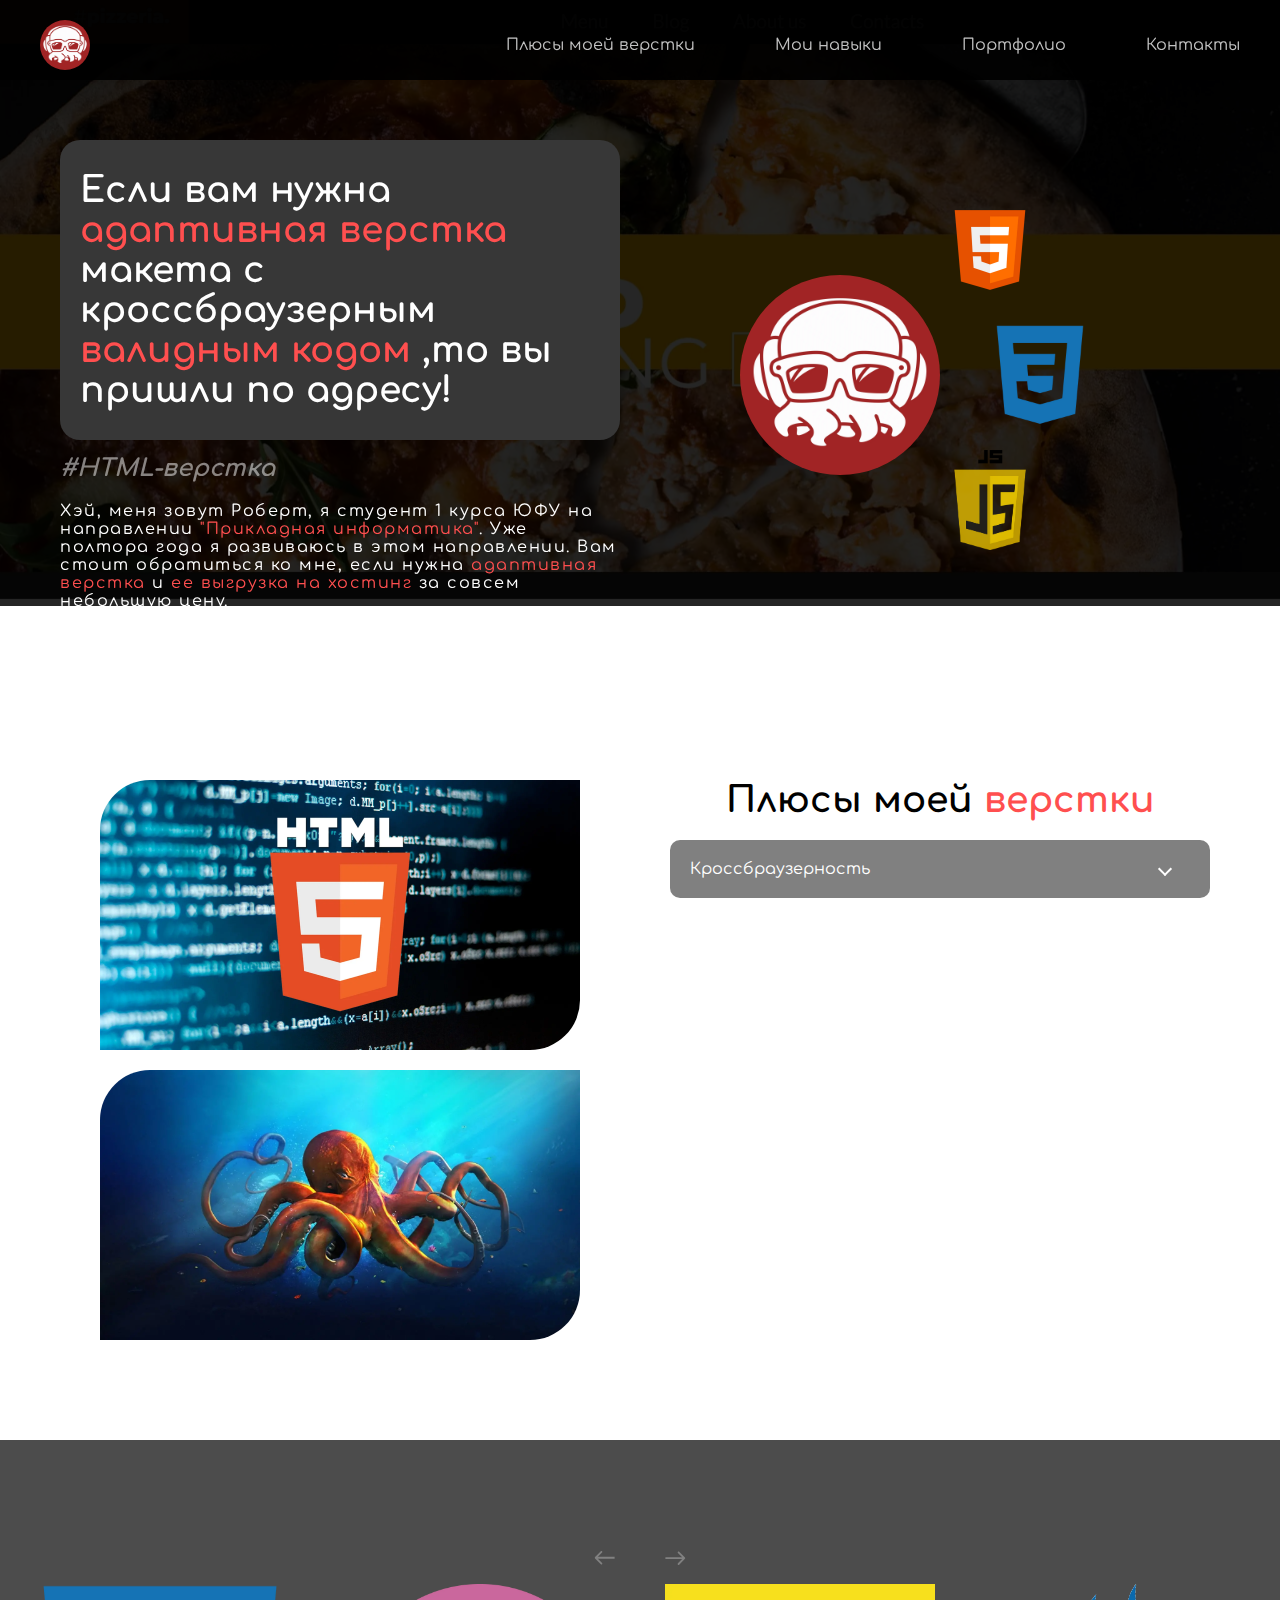
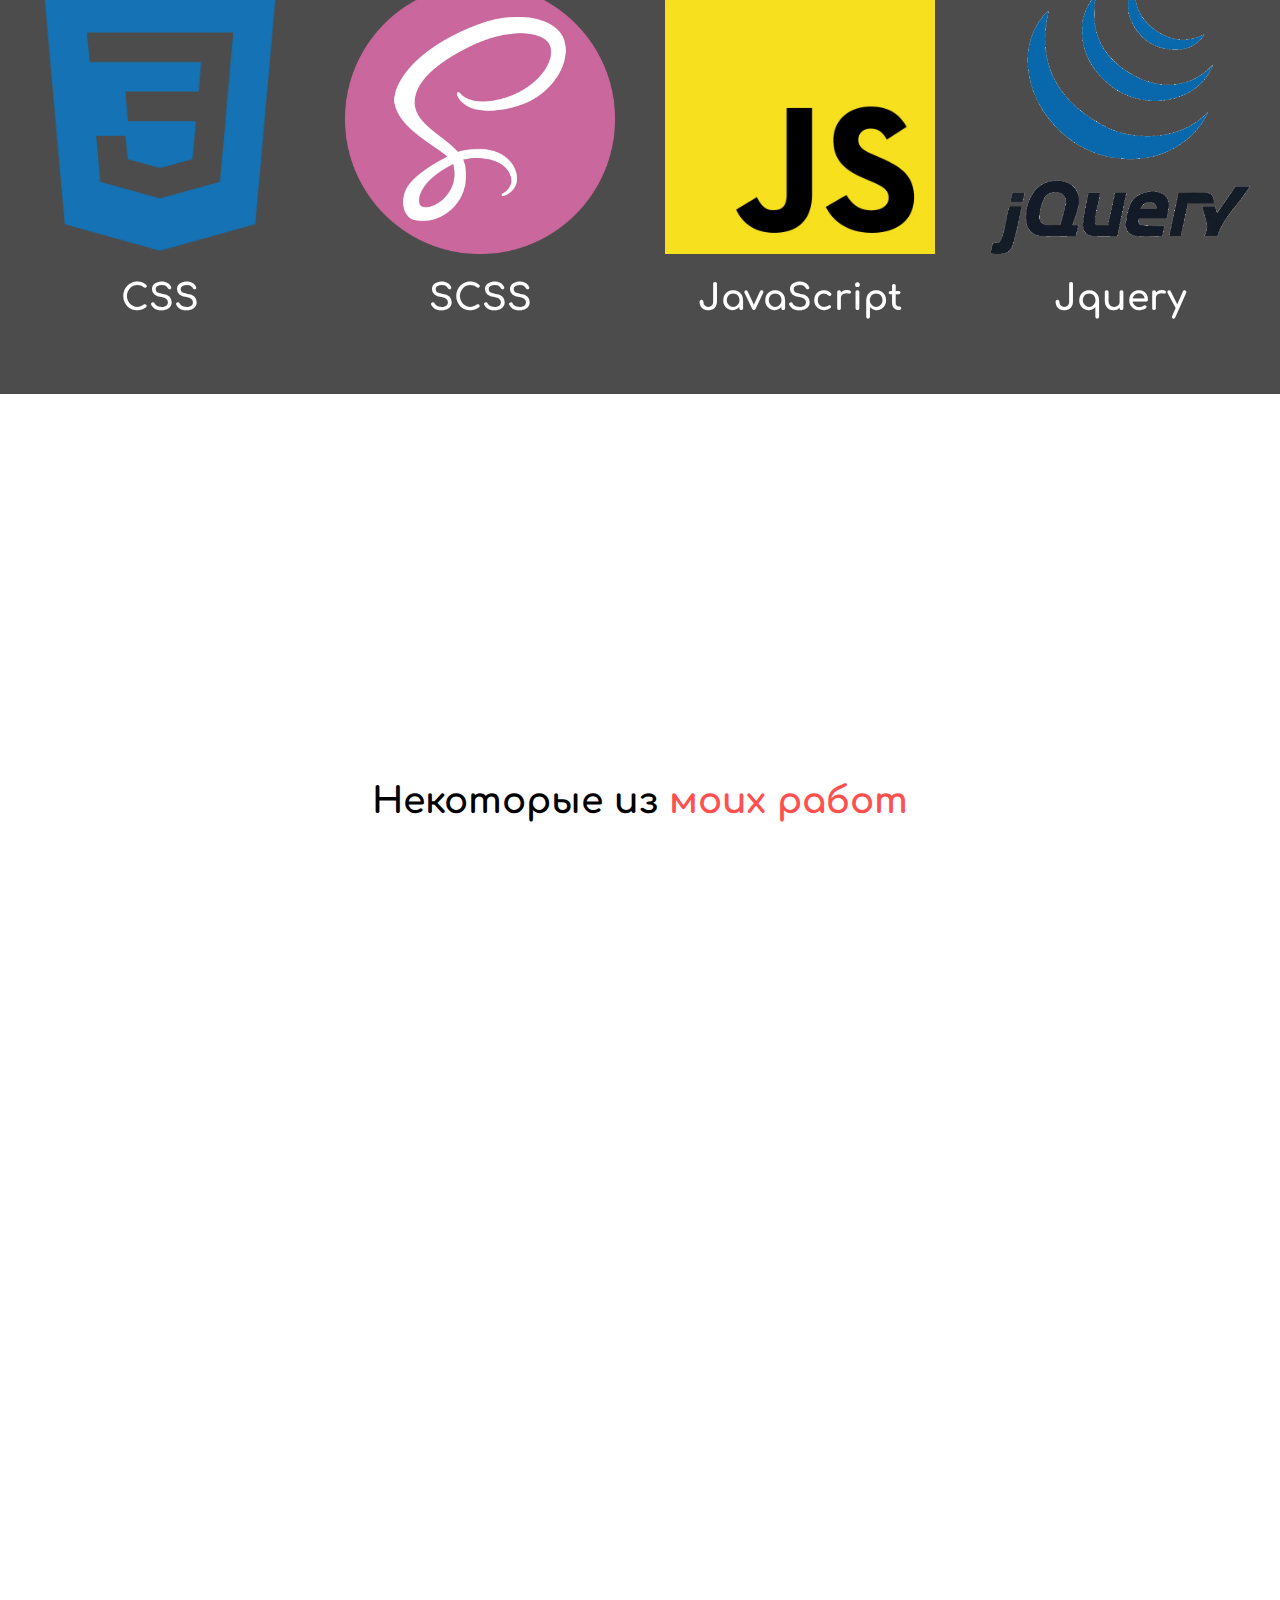
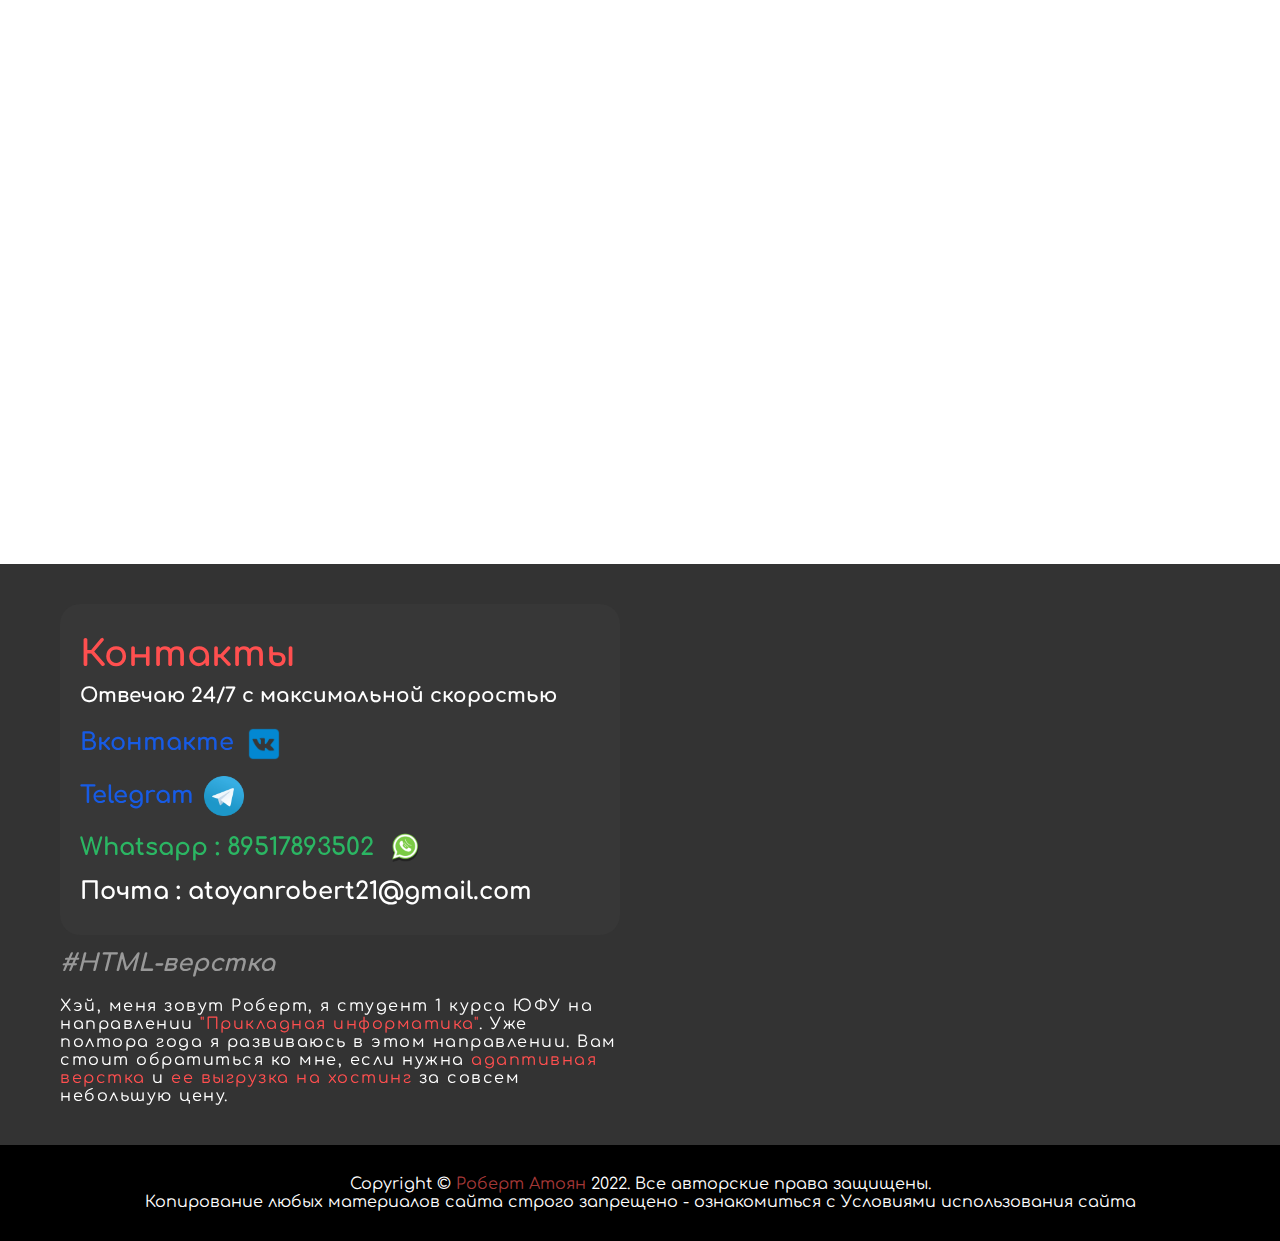
<file: index.html>
<!DOCTYPE html>
<html lang="en">
   <head>
   <meta charset="UTF-8">
   <meta http-equiv="X-UA-Compatible" content="IE=edge">
   <meta name="viewport" content="width=device-width, initial-scale=1.0">
   <title>Сайт-портфолио</title>
   <link rel="stylesheet" href="css/style.min.css?_v=20220826052401">
</head>
   <body>
      <header class="header">
   <div class="container">
      <div class="header_inner">
         <div class="header_logo">
            <a href="#intro" class="scroll-to"><picture><source srcset="img/avatar.webp" type="image/webp"><img src="img/avatar.jpg" alt=""></picture></a>
         </div>
         <div class="header_menu">
            <ul class="menu elem_anim">
               <li><a href="#aboutme" class="scroll-to">Плюсы моей верстки</a></li>
               <li><a href="#skills" class="scroll-to">Мои навыки</a></li>
               <li><a href="#portfolio" class="scroll-to">Портфолио</a></li>
               <li><a href="#contacts" class="scroll-to">Контакты</a></li>
            </ul>
            <div class="burger">
               <div class="burger_item"></div>
            </div>
         </div>
      </div>
   </div>
</header>

      <main class="main">

         <section class="intro" id="intro">
            <div class="intro_bg">
               <div class="intro_slider">
                  <div class="intro_slider__item">
                     <picture><source srcset="img/intro_slider/2.webp" type="image/webp"><img src="img/intro_slider/2.jpg" alt=""></picture>
                  </div>
                  <div class="intro_slider__item">
                     <picture><source srcset="img/intro_slider/5.webp" type="image/webp"><img src="img/intro_slider/5.jpg" alt=""></picture>
                  </div>
                  <div class="intro_slider__item">
                     <picture><source srcset="img/intro_slider/7.webp" type="image/webp"><img src="img/intro_slider/7.jpg" alt=""></picture>
                  </div>
                  <div class="intro_slider__item">
                     <picture><source srcset="img/intro_slider/6.webp" type="image/webp"><img src="img/intro_slider/6.jpg" alt=""></picture>
                  </div>
               </div>
            </div>
            <div class="container">
               <div class="intro_inner">
                  <div class="intro_content elem_anim">
                     <div class="intro_title">
                        <div class="intro_title__text">Если вам нужна <span>адаптивная верстка</span> макета с кроссбраузерным <span>валидным кодом</span> ,то вы пришли по адресу!</div>
                        <div class="intro_subtitle">
                           #HTML-верстка
                        </div>
                     </div>
                     <div class="intro_text">
                        Хэй, меня зовут Роберт, я студент 1 курса ЮФУ на направлении <span>"Прикладная информатика"</span>.
                        Уже полтора года я развиваюсь в этом направлении. Вам стоит обратиться ко мне, если нужна <span> адаптивная верстка</span> и <span>ее выгрузка на хостинг</span> за совсем небольшую цену.
                     </div>
                  </div>
                  <div class="intro_images ">
                     <div class="intro_avatar elem_anim">
                        <picture><source srcset="img/avatar.webp" type="image/webp"><img src="img/avatar.jpg" alt=""></picture>
                     </div>
                     <div class="intro_img__html elem_anim">
                        <picture><source srcset="img/intro/html5.webp" type="image/webp"><img src="img/intro/html5.png" alt=""></picture>
                     </div>
                     <div class="intro_img__css elem_anim">
                        <picture><source srcset="img/intro/css3.webp" type="image/webp"><img src="img/intro/css3.png" alt=""></picture>
                     </div>
                     <div class="intro_img__js elem_anim">
                        <picture><source srcset="img/intro/javascript-logo.webp" type="image/webp"><img src="img/intro/javascript-logo.png" alt=""></picture>
                     </div>
                  </div>
               </div>
            </div>
         </section>

         <section class="about" id="aboutme">
            <div class="container">
               <div class="about_inner">
                  <div class="about_img elem_anim">
                     <picture><source srcset="img/about/2.webp" type="image/webp"><img src="img/about/2.jpg" alt=""></picture>
                     <picture><source srcset="img/about/1.webp" type="image/webp"><img src="img/about/1.jpg" alt=""></picture>
                  </div>
                  <div class="about_content">
                     <div class="about_title elem_anim">
                        <div class="about_title__text">Плюсы моей <span>верстки</span></div>
                     </div>
                     <div class="about_accordion one">
                        <div class="about_accordion__item elem_anim">
                           <div class="about_accordion__title">Кроссбраузерность</div>
                           <div class="about_accordion__text">
                              Проверяю корректность отображения макета в последних версиях следующих браузеров:<br>
                              - Google Chrome<br>
                              - Yandex Browser <br>
                              - Opera<br>
                              - Firefox<br>
                              - Edge<br>
                           </div>
                        </div>
                        <div class="about_accordion__item elem_anim">
                           <div class="about_accordion__title">Адаптивность</div>
                           <div class="about_accordion__text">
                              Адаптивная верстка — это такой способ создания веб-страниц, при котором они автоматически подстраиваются под размеры и ориентацию экрана устройства, а их дизайн варьируется в зависимости от действий пользователя.<br>
                              <br>
                              Я адаптирую макет под все устройства. Если в дизайне не предусмотрена мобильная версия сайта, то адаптирую макет на свое усмотрение.
                           </div>
                        </div>
                        <div class="about_accordion__item elem_anim">
                           <div class="about_accordion__title">Оптимизация</div>
                           <div class="about_accordion__text">Я стараюсь максимально оптимизировать верстку: сжатие 
                              изображений(расширение webp), преобразование в один фойл scss- и css- файлов с сжатием,то же самое с js-файлами.
                           </div>
                        </div>
                        <div class="about_accordion__item elem_anim">
                           <div class="about_accordion__title">Подключение нестандартных шрифтов</div>
                           <div class="about_accordion__text">
                              Возможность локального подключения любого шрифта,который предоставит заказчик.
                           </div>
                        </div>
                        <div class="about_accordion__item elem_anim">
                           <div class="about_accordion__title">Применение JavaScript(Jquery) и его библиотек</div>
                           <div class="about_accordion__text">
                              Активно применяю как чистый JS,так и Jquery.<br>Благодаря этому могу реализовать любой интерактивный элемент:
                              бургер-меню, слайдер, табы, аккордеоны, попапы(всплывающие окна) и т.д.
                           </div>
                        </div>
                        <div class="about_accordion__item elem_anim">
                           <div class="about_accordion__title">Быстрая скорость загрузки сайта</div>
                           <div class="about_accordion__text">
                              Тестирую верстку посредством сервиса <a href="https://pagespeed.web.dev/" target="_blank">PageSpeed Insights</a>, оценивающего скорость загрузки сайта. Стабильно 95 - 100 (зеленая зона) для компютера, 90 - 95 для мобильных устройств.
                           </div>
                        </div>
                     </div>
                  </div>
               </div>
            </div>
         </section>

         <section class="skills" id="skills">
            <div class="skills_inner">
               <div class="skills_title elem_anim">
                  Мои <span>навыки</span> 
               </div>
               <div class="skills_slider">
                  <div class="skills_slider__item">
                     <div class="skills_slider__img">
                        <img src="img/skills_slider/html.svg" alt="">
                     </div>
                     <div class="skills_slider__title">HTML</div>
                  </div>
                  <div class="skills_slider__item">
                     <div class="skills_slider__img">
                        <picture><source srcset="img/skills_slider/css.webp" type="image/webp"><img src="img/skills_slider/css.png" alt=""></picture>
                     </div>
                     <div class="skills_slider__title">CSS</div>
                  </div>
                  <div class="skills_slider__item">
                     <div class="skills_slider__img">
                        <picture><source srcset="img/skills_slider/scss.webp" type="image/webp"><img src="img/skills_slider/scss.png" alt=""></picture>
                     </div>
                     <div class="skills_slider__title">SCSS</div>
                  </div>
                  <div class="skills_slider__item">
                     <div class="skills_slider__img">
                        <picture><source srcset="img/skills_slider/js.webp" type="image/webp"><img src="img/skills_slider/js.png" alt=""></picture>
                     </div>
                     <div class="skills_slider__title">JavaScript</div>
                  </div>
                  <div class="skills_slider__item">
                     <div class="skills_slider__img">
                        <picture><source srcset="img/skills_slider/jquery.webp" type="image/webp"><img src="img/skills_slider/jquery.png" alt=""></picture>
                     </div>
                     <div class="skills_slider__title">Jquery</div>
                  </div>
                  <div class="skills_slider__item">
                     <div class="skills_slider__img">
                        <img src="img/skills_slider/Gulp.svg" alt="">
                     </div>
                     <div class="skills_slider__title">GULP</div>
                  </div>
                  <div class="skills_slider__item">
                     <div class="skills_slider__img">
                        <picture><source srcset="img/skills_slider/vs.webp" type="image/webp"><img src="img/skills_slider/vs.png" alt=""></picture>
                     </div>
                     <div class="skills_slider__title">VS CODE</div>
                  </div>
               </div>
            </div>
         </section>

         <div class="achives elem_anim">
            <div class="container">
               <div class="achives_inner">
                  <div class="avhives_text">Кроме того, <span> моя главная цель - довольный заказчик</span>. Поэтому:</div>
                  <ul>
                     <li>Я ответственно отношусь к работе и стараюсь соблюдать все установленные сроки.</li>
                     <li>Постоянно даю отчет о ходе работы.</li>
                     <li>Беру <span>совсем небольшую плату</span>  за проект.</li>
                     <li>В качестве <span> бонуса</span> - <span>готов вносить поправки</span> в проект в течение одного месяца после сдачи.</li>
                  </ul>
               </div>
            </div>
         </div>
         <section class="portfolio" id="portfolio">
            <div class="container">
               <div class="portfolio_inner">
                  <div class="portfolio_title">Некоторые из <span>моих работ</span></div>
                  <div class="portfolio_items">
                     <div class="portfolio_item elem_anim">
                        <div class="portfolio_item__img">
                           <picture><source srcset="img/portfolio/7.webp" type="image/webp"><img src="img/portfolio/7.jpg" alt=""></picture>
                           <div class="portfolio_item__hover">
                              <a href="./gotrip/index.html" target="_blank">Подробнее</a>
                           </div>
                        </div>
                        <div class="portfolio_item__title">Верстка лендинга<br> GoTrip</div>
                     </div>
                     <div class="portfolio_item elem_anim">
                        <div class="portfolio_item__img">
                           <picture><source srcset="img/portfolio/8.webp" type="image/webp"><img src="img/portfolio/8.jpg" alt=""></picture>
                           <div class="portfolio_item__hover">
                              <a href="./agency/index.html" target="_blank">Подробнее</a>
                           </div>
                        </div>
                        <div class="portfolio_item__title">Верстка лендинга<br>Agency</div>
                     </div>
                     <div class="portfolio_item elem_anim">
                        <div class="portfolio_item__img">
                           <picture><source srcset="img/portfolio/6.webp" type="image/webp"><img src="img/portfolio/6.jpg" alt=""></picture>
                           <div class="portfolio_item__hover">
                              <a href="./desire/index.html" target="_blank">Подробнее</a>
                           </div>
                        </div>
                        <div class="portfolio_item__title">Верстка сайта<br> Furniture Collection</div>
                     </div>
                     <div class="portfolio_item elem_anim">
                        <div class="portfolio_item__img">
                           <picture><source srcset="img/portfolio/4.webp" type="image/webp"><img src="img/portfolio/4.jpg" alt=""></picture>
                           <div class="portfolio_item__hover">
                              <a href="./sea/index.html" target="_blank">Подробнее</a>
                           </div>
                        </div>
                        <div class="portfolio_item__title">Верстка лендинга<br> SeaFood</div>
                     </div>
                     <div class="portfolio_item elem_anim">
                        <div class="portfolio_item__img">
                           <picture><source srcset="img/portfolio/3.webp" type="image/webp"><img src="img/portfolio/3.jpg" alt=""></picture>
                           <div class="portfolio_item__hover">
                              <a href="./restoran/index.html" target="_blank">Подробнее</a>
                           </div>
                        </div>
                        <div class="portfolio_item__title">Верстка лендинга<br> ресторана</div>
                     </div>
                     <div class="portfolio_item elem_anim">
                        <div class="portfolio_item__img">
                           <picture><source srcset="img/portfolio/2.webp" type="image/webp"><img src="img/portfolio/2.jpg" alt=""></picture>
                           <div class="portfolio_item__hover">
                              <a href="./Moody/index.html" target="_blank">Подробнее</a>
                           </div>
                        </div>
                        <div class="portfolio_item__title">Верстка лендинга<br> Moody Food</div>
                     </div>
                     <div class="portfolio_item elem_anim">
                        <div class="portfolio_item__img">
                           <picture><source srcset="img/portfolio/9.webp" type="image/webp"><img src="img/portfolio/9.jpg" alt=""></picture>
                           <div class="portfolio_item__hover">
                              <a href="./travel/index.html" target="_blank">Подробнее</a>
                           </div>
                        </div>
                        <div class="portfolio_item__title">Верстка лендинга<br> Odigo</div>
                     </div>
                     <div class="portfolio_item elem_anim">
                        <div class="portfolio_item__img">
                           <picture><source srcset="img/portfolio/5.webp" type="image/webp"><img src="img/portfolio/5.jpg" alt=""></picture>
                           <div class="portfolio_item__hover">
                              <a href="./youtube/index.html" target="_blank">Подробнее</a>
                           </div>
                        </div>
                        <div class="portfolio_item__title">Верстка лендинга<br> PaymentOS</div>
                     </div>
                  </div>
               </div>
            </div>
         </section>

         <div class="contacts" id="contacts">
            <div class="container">
               <div class="contacts_inner">
                  <div class="intro_inner">
                     <div class="intro_content">
                        <div class="intro_title">
                           <div class="intro_title__text">
                              <span>Контакты</span>
                              <div class="contacts_ans">Отвечаю 24/7 c максимальной скоростью</div>
                              <ul>
                                 <li>
                                    <a href="https://vk.com/vostavchiy" target="_blank" class="vk">Вконтакте</a>
                                    <picture><source srcset="img/contacts/vk.webp" type="image/webp"><img src="img/contacts/vk.png" alt=""></picture>
                                 </li>
                                 <li>
                                    <a href="https://t.me/rockyatoyan" class="tg" target="_blank">Telegram</a>
                                    <picture><source srcset="img/contacts/tg.webp" type="image/webp"><img src="img/contacts/tg.png" alt=""></picture>
                                 </li>
                                 <li>
                                    <a href="tel:89517893502" class="ws">Whatsapp : 89517893502</a>
                                    <picture><source srcset="img/contacts/whatsapp-2288548_1920.webp" type="image/webp"><img src="img/contacts/whatsapp-2288548_1920.png" alt=""></picture>
                                 </li> 
                                 <li class="email">Почта : atoyanrobert21@gmail.com</li>
                              </ul>
                           </div>
                           <div class="intro_subtitle">
                              #HTML-верстка
                           </div>
                        </div>
                        <div class="intro_text">
                           Хэй, меня зовут Роберт, я студент 1 курса ЮФУ на направлении <span>"Прикладная информатика"</span>.
                           Уже полтора года я развиваюсь в этом направлении. Вам стоит обратиться ко мне, если нужна <span> адаптивная верстка</span> и <span>ее выгрузка на хостинг</span> за совсем небольшую цену.
                        </div>
                     </div>
                     <div class="intro_images">
                        <div class="intro_avatar elem_anim">
                           <picture><source srcset="img/avatar.webp" type="image/webp"><img src="img/avatar.jpg" alt=""></picture>
                        </div>
                        <div class="intro_img__html elem_anim">
                           <picture><source srcset="img/contacts/vk.webp" type="image/webp"><img src="img/contacts/vk.png" alt=""></picture>
                        </div>
                        <div class="intro_img__css elem_anim">
                           <picture><source srcset="img/contacts/tg.webp" type="image/webp"><img src="img/contacts/tg.png" alt=""></picture>
                        </div>
                        <div class="intro_img__js elem_anim">
                           <picture><source srcset="img/contacts/whatsapp-2288548_1920.webp" type="image/webp"><img src="img/contacts/whatsapp-2288548_1920.png" alt=""></picture>
                        </div>
                     </div>
                  </div>
               </div>
            </div>
         </div>

      </main>  

      <footer class="footer">
   <div class="footer_inner">
      <div class="footer_text">
         Copyright © <span>Роберт Атоян</span> 2022. Все авторские права защищены.<br>
         Копирование любых материалов сайта строго запрещено - ознакомиться с Условиями использования сайта
      </div>
   </div>
</footer>

      <script src="js/app.min.js?_v=20220826052401"></script>
   </body>
</html>
</file>
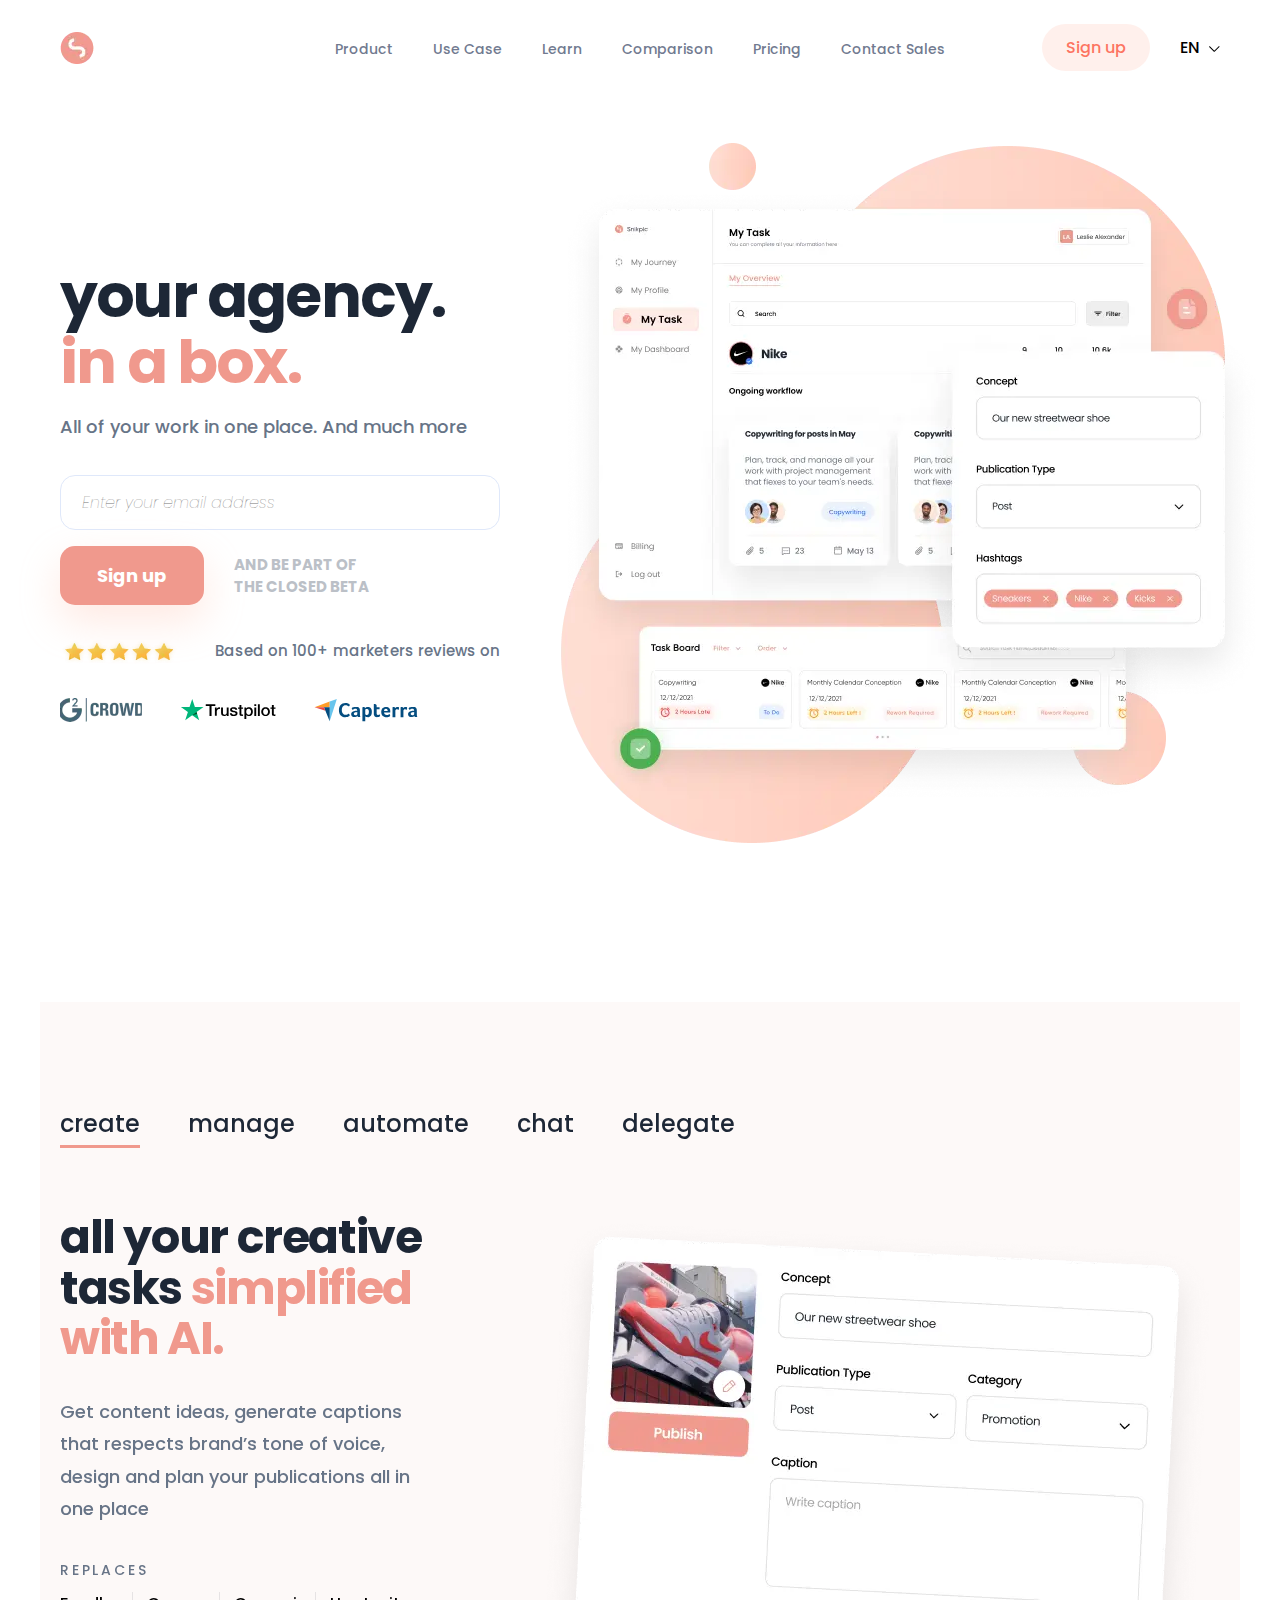
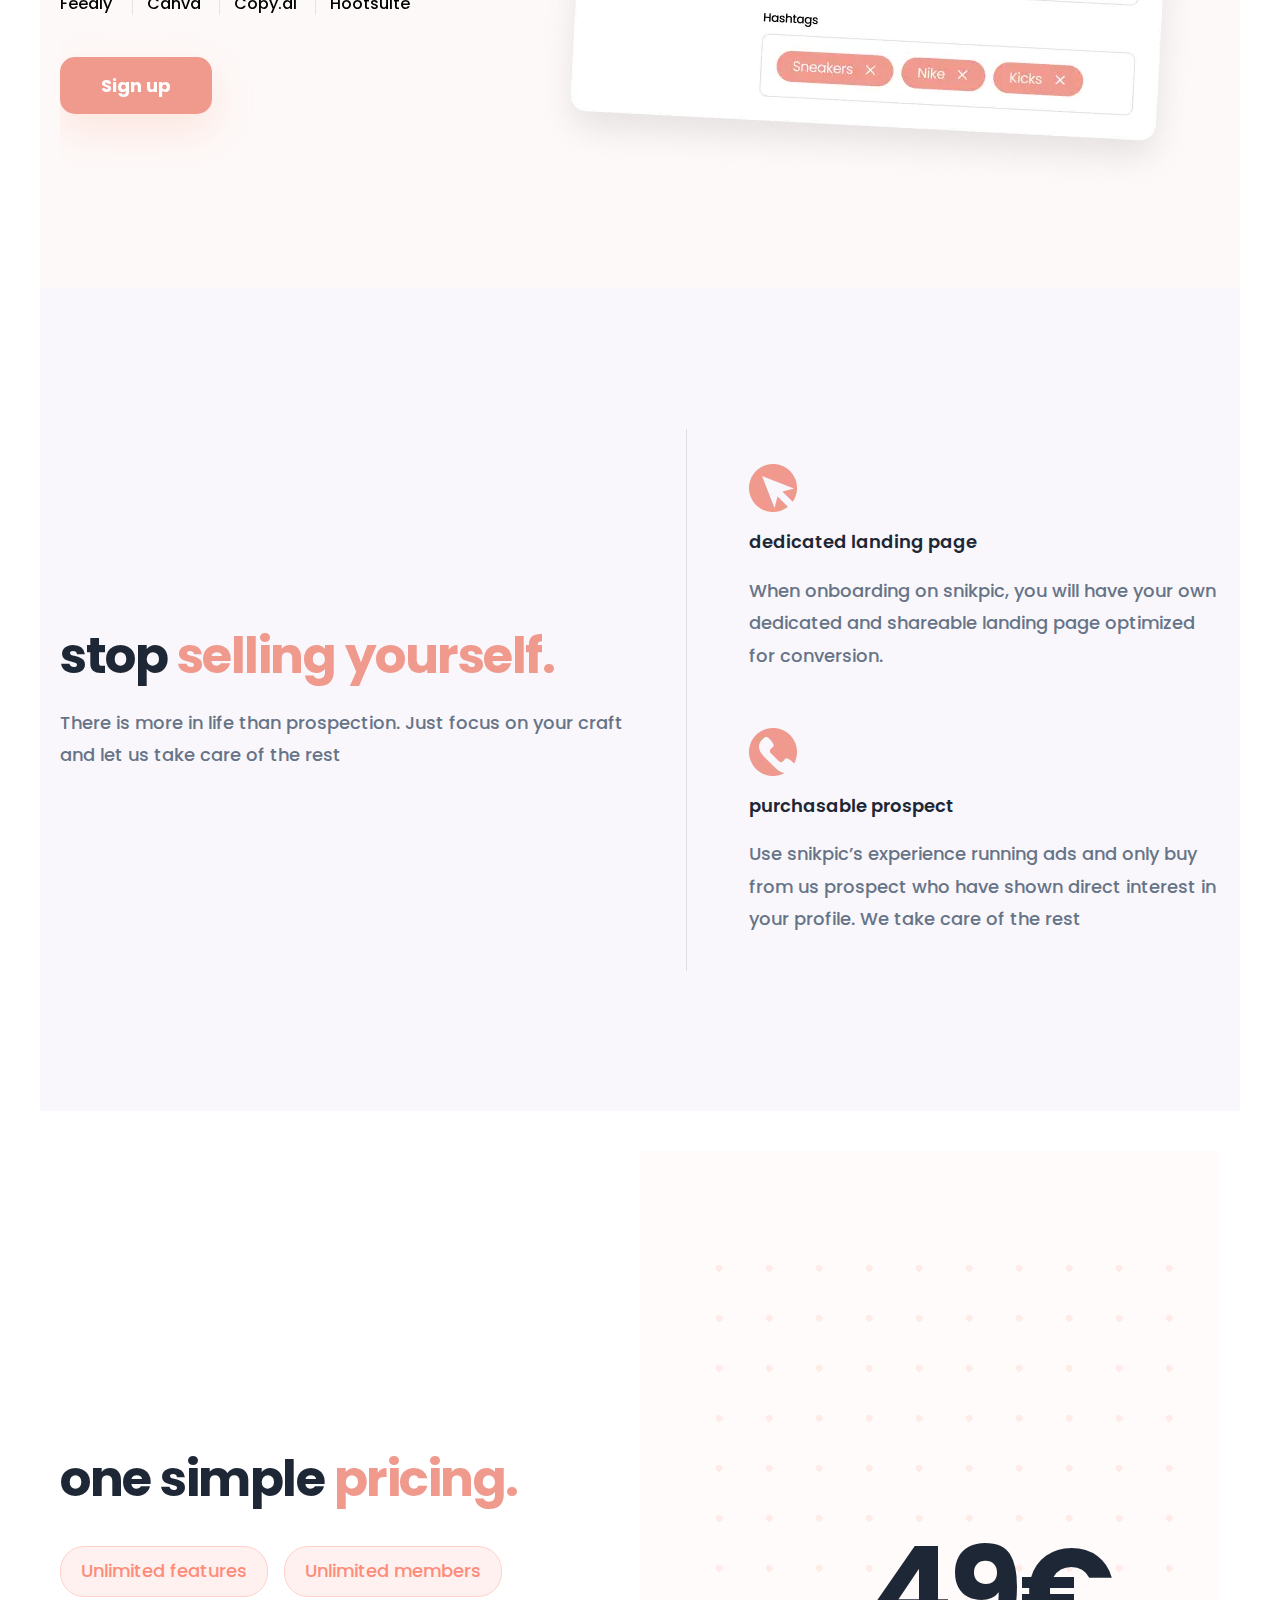
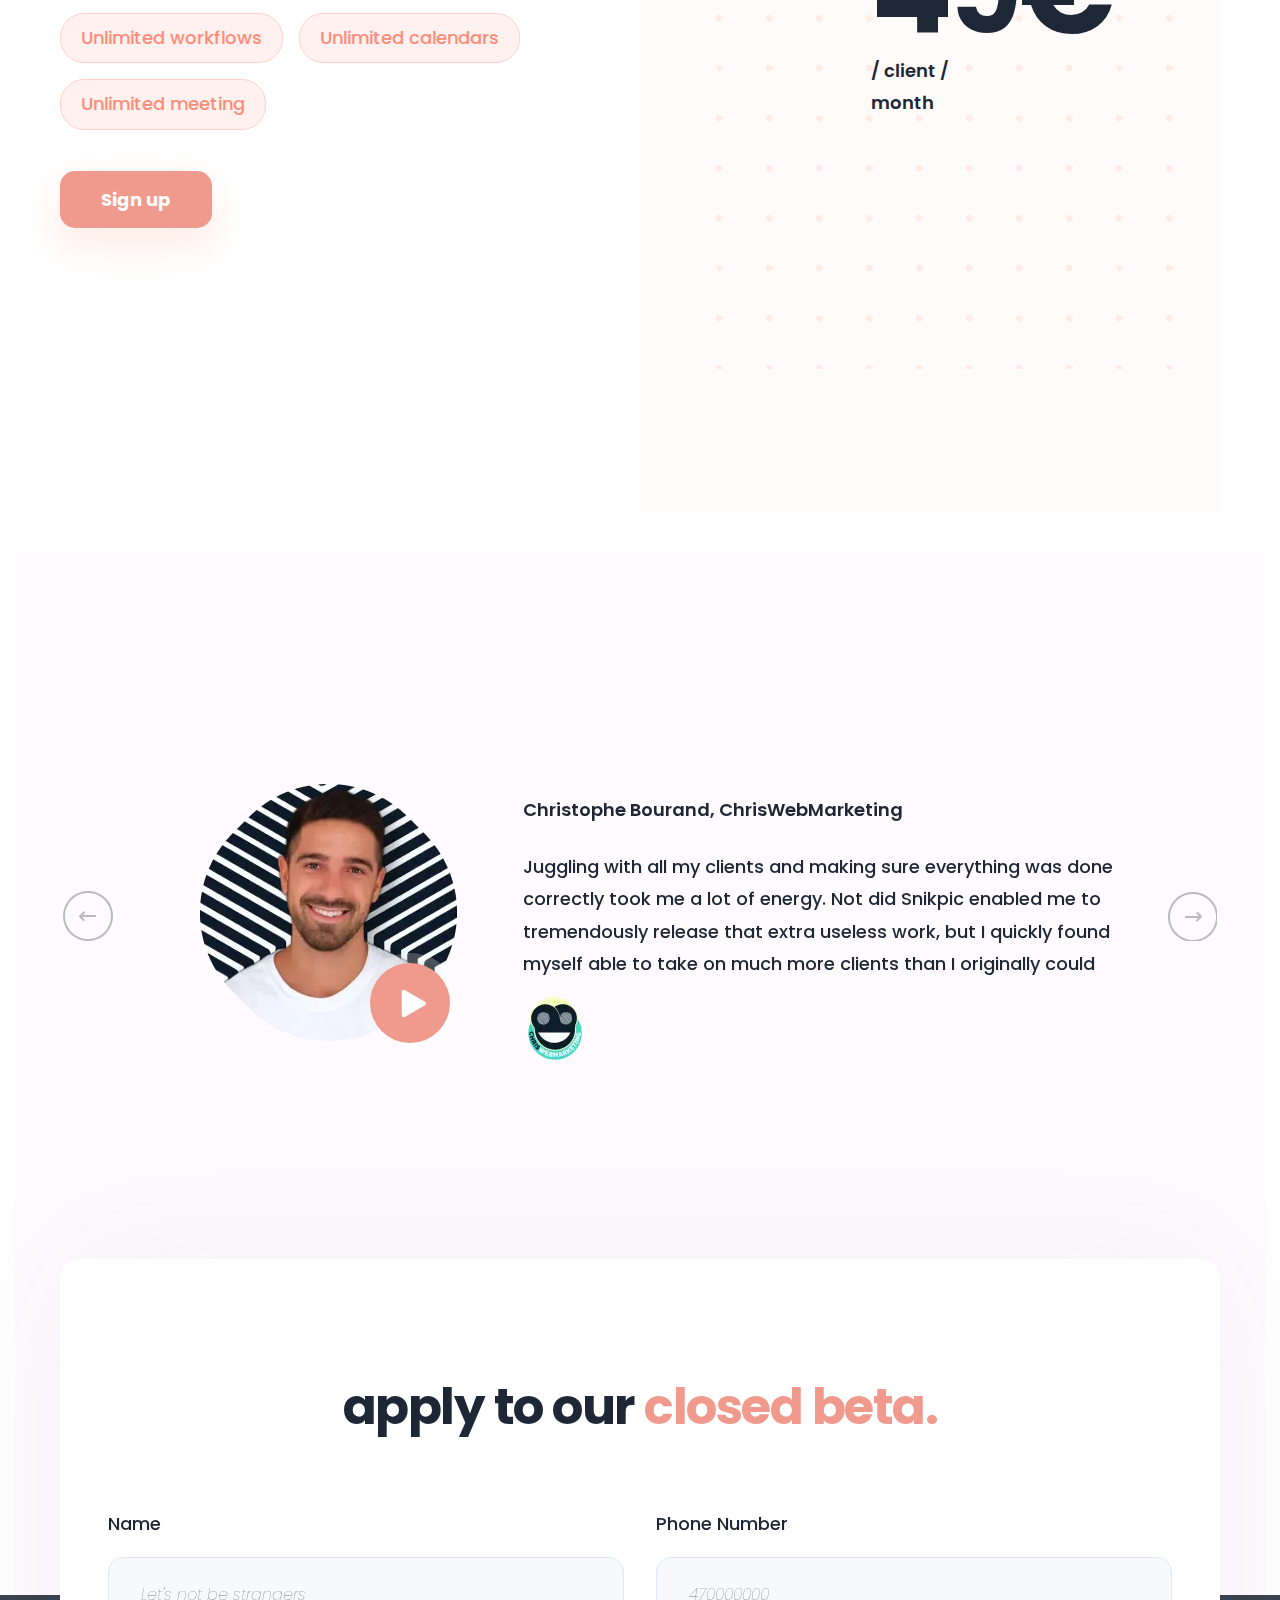
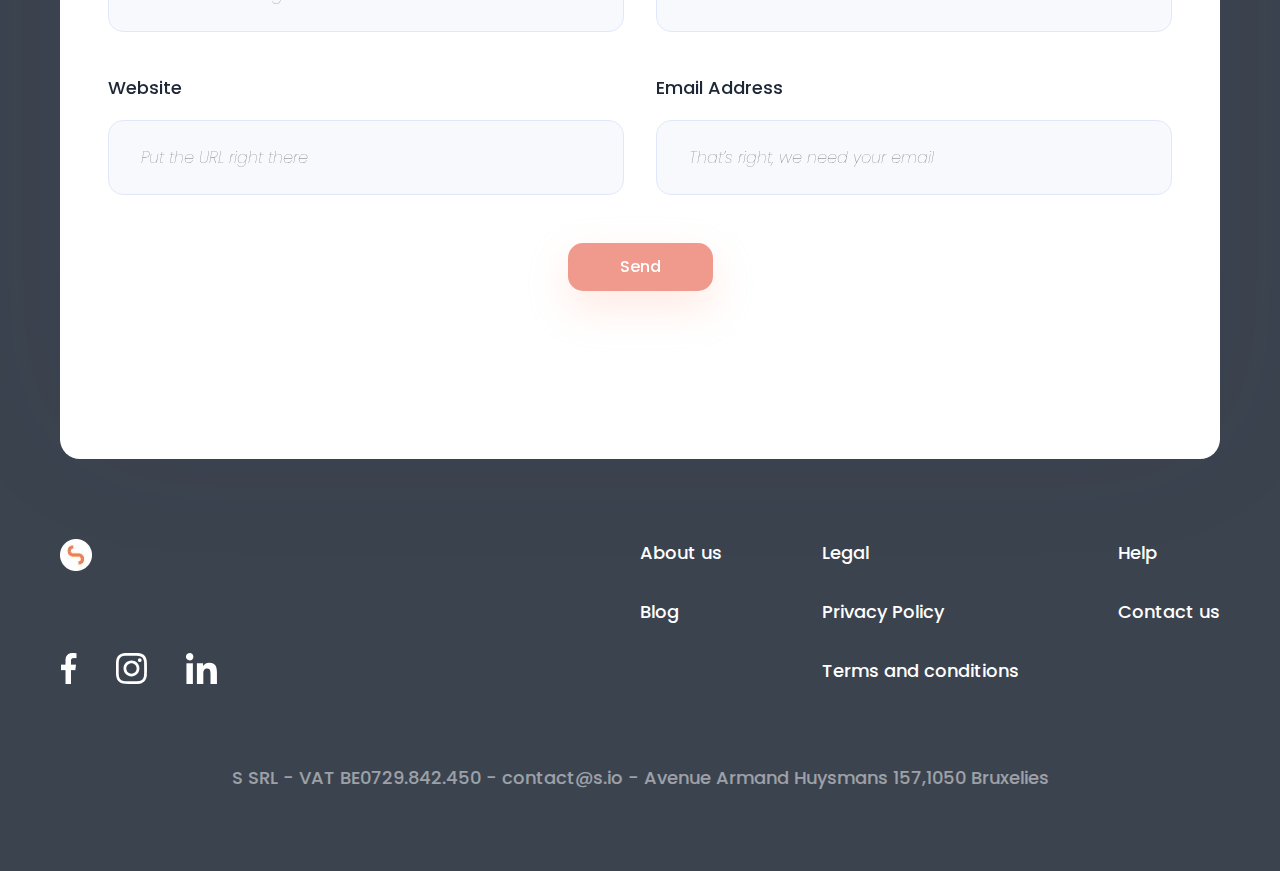
<file: agency/index.html>
<!DOCTYPE html>
<html lang="en">
   <head>
   <meta charset="UTF-8">
   <meta http-equiv="X-UA-Compatible" content="IE=edge">
   <meta name="viewport" content="width=device-width, initial-scale=1.0">
   <title>Agency</title>
   <link rel="stylesheet" href="css/style.min.css?_v=20220817163940">
</head>
   <body>
      <header class="header">
   <div class="container">
      <div class="header_inner">
         <div class="header_logo">
            <picture><source srcset="img/header/logo.webp" type="image/webp"><img src="img/header/logo.png" alt=""></picture>
         </div>
         <div class="header_menu">
            <ul class="menu">
               <li><a href="#">Product</a></li>
               <li><a href="#">Use Case</a></li>
               <li><a href="#">Learn</a></li>
               <li><a href="#">Comparison</a></li>
               <li><a href="#">Pricing</a></li>
               <li><a href="#">Contact Sales</a></li>
            </ul>
            <div class="burger">
               <div class="burger_item"></div>
            </div>
         </div>
         <div class="header_btns">
            <div class="header_btn">
              <a href="#">Sign up</a>
            </div>
            <div class="header_lang">
              <div class="header_lang__text">EN</div>
              <div class="header_lang__icon">
                 <picture><source srcset="img/header/Stroke.webp" type="image/webp"><img src="img/header/Stroke.png" alt=""></picture>
              </div>
            </div>
        </div>
      </div>
   </div>
</header>

      <main class="main">

         <section class="intro">
            <div class="container">
               <div class="intro_inner">
                  <div class="intro_bg">
                     <picture><source srcset="img/intro/bg.webp" type="image/webp"><img src="img/intro/bg.png" alt=""></picture>
                  </div>
                  <div class="intro_content">
                     <div class="intro_title">
                        <div class="intro_title__text"><span>your agency.</span><span>in a box.</span></div>
                        <div class="intro_subtitle">All of your work in one place. And much more</div>
                     </div>
                     <form class="intro_form" name="introform">
                        <input type="email" name="email" placeholder="Enter your email address">
                        <div class="intro_form__btns">
                           <button type="submit">Sign up</button>
                           <span class="error">AND BE PART OF THE CLOSED BETA</span>
                        </div>
                     </form>
                     <div class="intro_stats">
                        <div class="intro_stats__img">
                           <picture><source srcset="img/intro/stars.webp" type="image/webp"><img src="img/intro/stars.png" alt=""></picture>
                        </div>
                        <div class="intro_stats__text">Based on 100+ marketers reviews on</div>
                     </div>
                     <div class="intro_icons">
                        <div class="intro_icon">
                           <picture><source srcset="img/intro/1.webp" type="image/webp"><img src="img/intro/1.png" alt=""></picture>
                        </div>
                        <div class="intro_icon">
                           <img src="img/intro/2.svg" alt="">
                        </div>
                        <div class="intro_icon">
                           <img src="img/intro/3.svg" alt="">
                        </div>
                     </div>
                  </div>
               </div>
            </div>
         </section>

         <section class="activities">
            <div class="container">
               <div class="activities_nav__slider">
                  <div class="activities_nav__item">create</div>
                  <div class="activities_nav__item">manage</div>
                  <div class="activities_nav__item">automate</div>
                  <div class="activities_nav__item --min">chat</div>
                  <div class="activities_nav__item">delegate</div>
               </div>
               <div class="activities_slider">
                  <div class="activities_slider__item">
                     <div class="activities_slider__item__bg">
                        <picture><source srcset="img/activities/bg.webp" type="image/webp"><img src="img/activities/bg.png" alt=""></picture>
                     </div>
                     <div class="activities_slider__item__content">
                        <div class="activities_slider__item__title">all your creative tasks<span> simplified with AI.</span></div>
                        <div class="activities_slider__item__text">Get content ideas, generate captions that respects brand’s tone of voice, design and plan your publications all in one place</div>
                        <div class="activities_slider__item__replaces">
                           <div class="replaces_title">REPLACES</div>
                           <div class="activities_slider__item__replaces__items">
                              <span>Feedly</span>
                              <span>Canva</span>
                              <span>Copy.ai</span>
                              <span>Hootsuite</span>
                           </div>
                        </div>
                        <div class="activities_slider__item__btn">
                           <a href="#">Sign up</a>
                        </div>
                     </div>
                  </div>
                  <div class="activities_slider__item">
                     <div class="activities_slider__item__bg">
                        <picture><source srcset="img/activities/bg2.webp" type="image/webp"><img src="img/activities/bg2.png" alt=""></picture>
                     </div>
                     <div class="activities_slider__item__content">
                        <div class="activities_slider__item__title">transparency over all the <span>work ahead of you.</span></div>
                        <div class="activities_slider__item__text">Plan, track, and manage all your work with project management that flexes to your team's needs.</div>
                        <div class="activities_slider__item__replaces">
                           <div class="replaces_title">REPLACES</div>
                           <div class="activities_slider__item__replaces__items">
                              <span>Asana</span>
                              <span>Monday</span>
                           </div>
                        </div>
                        <div class="activities_slider__item__btn">
                           <a href="#">Sign up</a>
                        </div>
                     </div>
                  </div>
                  <div class="activities_slider__item">
                     <div class="activities_slider__item__bg">
                        <picture><source srcset="img/activities/bg3.webp" type="image/webp"><img src="img/activities/bg3.png" alt=""></picture>
                     </div>
                     <div class="activities_slider__item__content">
                        <div class="activities_slider__item__title">your entire workflow <span>on autopilot.</span></div>
                        <div class="activities_slider__item__text">Eliminate the busywork and focus on what matters with hundreds of Automations. Automatically assign tasks, post comments, update statuses, and sync with other tools.</div>
                        <div class="activities_slider__item__replaces">
                           <div class="replaces_title">REPLACES</div>
                           <div class="activities_slider__item__replaces__items">
                              <span>UiPath</span>
                              <span>Zapier</span>
                              <span>Airtable</span>
                           </div>
                        </div>
                        <div class="activities_slider__item__btn">
                           <a href="#">Sign up</a>
                        </div>
                     </div>
                  </div>
                  <div class="activities_slider__item">
                     <div class="activities_slider__item__bg">
                        <picture><source srcset="img/activities/bg4.webp" type="image/webp"><img src="img/activities/bg4.png" alt=""></picture>
                     </div>
                     <div class="activities_slider__item__content">
                        <div class="activities_slider__item__title">one single chat <span>to rule them all.</span></div>
                        <div class="activities_slider__item__text">Work smarter as a team with real-time chat. All your client-facing conversations are automatically bridged to Whatsapp</div>
                        <div class="activities_slider__item__replaces">
                           <div class="replaces_title">REPLACES</div>
                           <div class="activities_slider__item__replaces__items">
                              <span>Slack</span>
                              <span>MS Teams</span>
                              <span>Whatsapp</span>
                           </div>
                        </div>
                        <div class="activities_slider__item__btn">
                           <a href="#">Sign up</a>
                        </div>
                     </div>
                  </div>
                  <div class="activities_slider__item">
                     <div class="activities_slider__item__bg">
                        <picture><source srcset="img/activities/bg1.webp" type="image/webp"><img src="img/activities/bg1.png" alt=""></picture>
                     </div>
                     <div class="activities_slider__item__content">
                        <div class="activities_slider__item__title">find the right teammates to <span> get things done.</span></div>
                        <div class="activities_slider__item__text">Access the largest network of marketing professional to delegate your tasks and automatically orchestrate payment across teams and clients</div>
                        <div class="activities_slider__item__replaces">
                           <div class="replaces_title">REPLACES</div>
                           <div class="activities_slider__item__replaces__items">
                              <span>Upwork</span>
                              <span>Malt</span>
                              <span>Fiverr</span>
                           </div>
                        </div>
                        <div class="activities_slider__item__btn">
                           <a href="#">Sign up</a>
                        </div>
                     </div>
                  </div>
               </div>
            </div>
         </section>

         <section class="stop">
            <div class="container">
               <div class="stop_inner">
                  <div class="stop_title">
                     <div class="stop_title__text">stop <span>selling yourself.</span></div>
                     <div class="stop_subtitle">There is more in life than prospection. Just focus on your craft and let us take care of the rest</div>
                  </div>
                  <div class="stop_content">
                     <div class="stop_content__item">
                        <div class="stop_content__img">
                           <picture><source srcset="img/stop/1.webp" type="image/webp"><img src="img/stop/1.png" alt=""></picture>
                        </div>
                        <div class="stop_content__main">
                           <div class="stop_content__title">dedicated landing page</div>
                           <div class="stop_content__text">When onboarding on snikpic, you will have your own dedicated and shareable landing page optimized for conversion.</div>
                        </div>
                     </div>
                     <div class="stop_content__item">
                        <div class="stop_content__img">
                           <picture><source srcset="img/stop/2.webp" type="image/webp"><img src="img/stop/2.png" alt=""></picture>
                        </div>
                        <div class="stop_content__main">
                           <div class="stop_content__title">purchasable prospect</div>
                           <div class="stop_content__text">Use snikpic’s experience running ads and only buy from us prospect who have shown direct interest in your profile. We take care of the rest</div>
                        </div>
                     </div>
                  </div>
               </div>
            </div>
         </section>

         <section class="pricing">
            <div class="container">
               <div class="pricing_inner">
                  <div class="pricing_title">
                     <div class="stop_title">
                        <div class="stop_title__text">one simple <span> pricing.</span></div>
                        <div class="pricing_title__items">
                           <div class="pricing_title__item">Unlimited features</div>
                           <div class="pricing_title__item">Unlimited members</div>
                           <div class="pricing_title__item">Unlimited workflows</div>
                           <div class="pricing_title__item">Unlimited calendars</div>
                           <div class="pricing_title__item">Unlimited meeting</div>
                        </div>
                        <div class="pricing_title__btn"><a href="#">Sign up</a></div>
                     </div> 
                  </div>
                  <div class="pricing_content">
                     <div class="pricing_price">
                        <div class="pricing_num">49€</div>
                        <div class="pricing_text">/ client / month</div>
                     </div>
                  </div>  
               </div>
            </div>
         </section>

         <section class="reviews">
            <div class="container">
               <div class="reviews_inner">
                  <div class="reviews_slider">
                     <div class="reviews_item">
                        <div class="reviews_content">
                           <div class="reviews_img">
                              <div class="reviews_img__avatar">
                                 <picture><source srcset="img/reviews/ava.webp" type="image/webp"><img src="img/reviews/ava.png" alt=""></picture>
                              </div>
                              <div class="reviews_img__play">
                                 <img src="img/reviews/play.svg" alt="">
                              </div>
                           </div>
                           <div class="reviews_main">
                              <div class="reviews_item__title">Christophe Bourand, ChrisWebMarketing</div>
                              <div class="reviews_item__text">Juggling with all my clients and making sure everything was done correctly took me a lot of energy. Not did Snikpic enabled me to tremendously release that extra useless work, but I quickly found myself able to take on much more clients than I originally could </div>
                              <div class="reviews_item__logo">
                                 <picture><source srcset="img/reviews/logo.webp" type="image/webp"><img src="img/reviews/logo.png" alt=""></picture>
                              </div>
                           </div>
                        </div>
                     </div>
                     <div class="reviews_item">
                        <div class="reviews_content">
                           <div class="reviews_img">
                              <div class="reviews_img__avatar">
                                 <picture><source srcset="img/reviews/ava.webp" type="image/webp"><img src="img/reviews/ava.png" alt=""></picture>
                              </div>
                              <div class="reviews_img__play">
                                 <img src="img/reviews/play.svg" alt="">
                              </div>
                           </div>
                           <div class="reviews_main">
                              <div class="reviews_item__title">Christophe Bourand, ChrisWebMarketing</div>
                              <div class="reviews_item__text">Juggling with all my clients and making sure everything was done correctly took me a lot of energy. Not did Snikpic enabled me to tremendously release that extra useless work, but I quickly found myself able to take on much more clients than I originally could </div>
                              <div class="reviews_item__logo">
                                 <picture><source srcset="img/reviews/logo.webp" type="image/webp"><img src="img/reviews/logo.png" alt=""></picture>
                              </div>
                           </div>
                        </div>
                     </div>
                     <div class="reviews_item">
                        <div class="reviews_content">
                           <div class="reviews_img">
                              <div class="reviews_img__avatar">
                                 <picture><source srcset="img/reviews/ava.webp" type="image/webp"><img src="img/reviews/ava.png" alt=""></picture>
                              </div>
                              <div class="reviews_img__play">
                                 <img src="img/reviews/play.svg" alt="">
                              </div>
                           </div>
                           <div class="reviews_main">
                              <div class="reviews_item__title">Christophe Bourand, ChrisWebMarketing</div>
                              <div class="reviews_item__text">Juggling with all my clients and making sure everything was done correctly took me a lot of energy. Not did Snikpic enabled me to tremendously release that extra useless work, but I quickly found myself able to take on much more clients than I originally could </div>
                              <div class="reviews_item__logo">
                                 <picture><source srcset="img/reviews/logo.webp" type="image/webp"><img src="img/reviews/logo.png" alt=""></picture>
                              </div>
                           </div>
                        </div>
                     </div>
                  </div>
               </div>
            </div>
         </section>

         <section class="apply">
            <div class="container">
               <div class="apply_inner">
                  <div class="apply_title">apply to our <span>closed beta.</span></div>
                  <form name="apply" class="apply_form">
                     <div class="apply_form__col">
                        <div class="apply_form__row">
                           <span>Name</span>
                           <input type="text" name="name" placeholder="Let's not be strangers">
                        </div>
                        <div class="apply_form__row">
                           <span>Phone Number</span>
                           <input type="text" name="phone" placeholder="470000000">
                        </div>
                        <div class="apply_form__row">
                           <span>Website</span>
                           <input type="text" name="URL" placeholder="Put the URL right there">
                        </div>
                        <div class="apply_form__row">
                           <span>Email Address</span>
                           <input type="text" name="email" placeholder="That’s right, we need your email">
                        </div>
                     </div>
                     <div class="apply_form__btn">
                        <button type="submit">Send</button>
                     </div>
                     <div class="apply_error"></div>
                  </form>
               </div>
            </div>
         </section>
         
      </main>

      <footer class="footer">
   <div class="container">
      <div class="footer_inner">
         <div class="footer_cols">
            <div class="footer_col">
               <div class="footer_logo">
                  <picture><source srcset="img/footer/logo.webp" type="image/webp"><img src="img/footer/logo.png" alt=""></picture>
               </div>
               <div class="footer_links">
                  <div class="footer_link">
                     <a href="#">
                        <picture><source srcset="img/footer/1.webp" type="image/webp"><img src="img/footer/1.png" alt=""></picture>
                     </a>
                  </div>
                  <div class="footer_link">
                     <a href="#">
                        <img src="img/footer/2.svg" alt="">
                     </a>
                  </div>
                  <div class="footer_link">
                     <a href="#">
                        <img src="img/footer/3.svg" alt="">
                     </a>
                  </div>
               </div>
            </div>
            <div class="footer_col">
               <div class="footer_content">
                  <div class="footer_content__col">
                     <div class="footer_content__col__link">
                        <a href="#">About us</a>
                     </div>
                     <div class="footer_content__col__link">
                        <a href="#">Blog</a>
                     </div>
                  </div>
                  <div class="footer_content__col">
                     <div class="footer_content__col__link">
                        <a href="#">Legal</a>
                     </div>
                     <div class="footer_content__col__link">
                        <a href="#">Privacy Policy</a>
                     </div>
                     <div class="footer_content__col__link">
                        <a href="#">Terms and conditions</a>
                     </div>
                  </div>
                  <div class="footer_content__col">
                     <div class="footer_content__col__link">
                        <a href="#">Help</a>
                     </div>
                     <div class="footer_content__col__link">
                        <a href="#">Contact us</a>
                     </div>
                  </div>
               </div>
            </div>
         </div>
         <div class="footer_text">
            S SRL - VAT BE0729.842.450 - contact@s.io - Avenue Armand Huysmans 157,1050 Bruxelies
         </div>
      </div>
   </div>
</footer>

      <script src="js/app.min.js?_v=20220817163940"></script>
   </body>
</html>
</file>
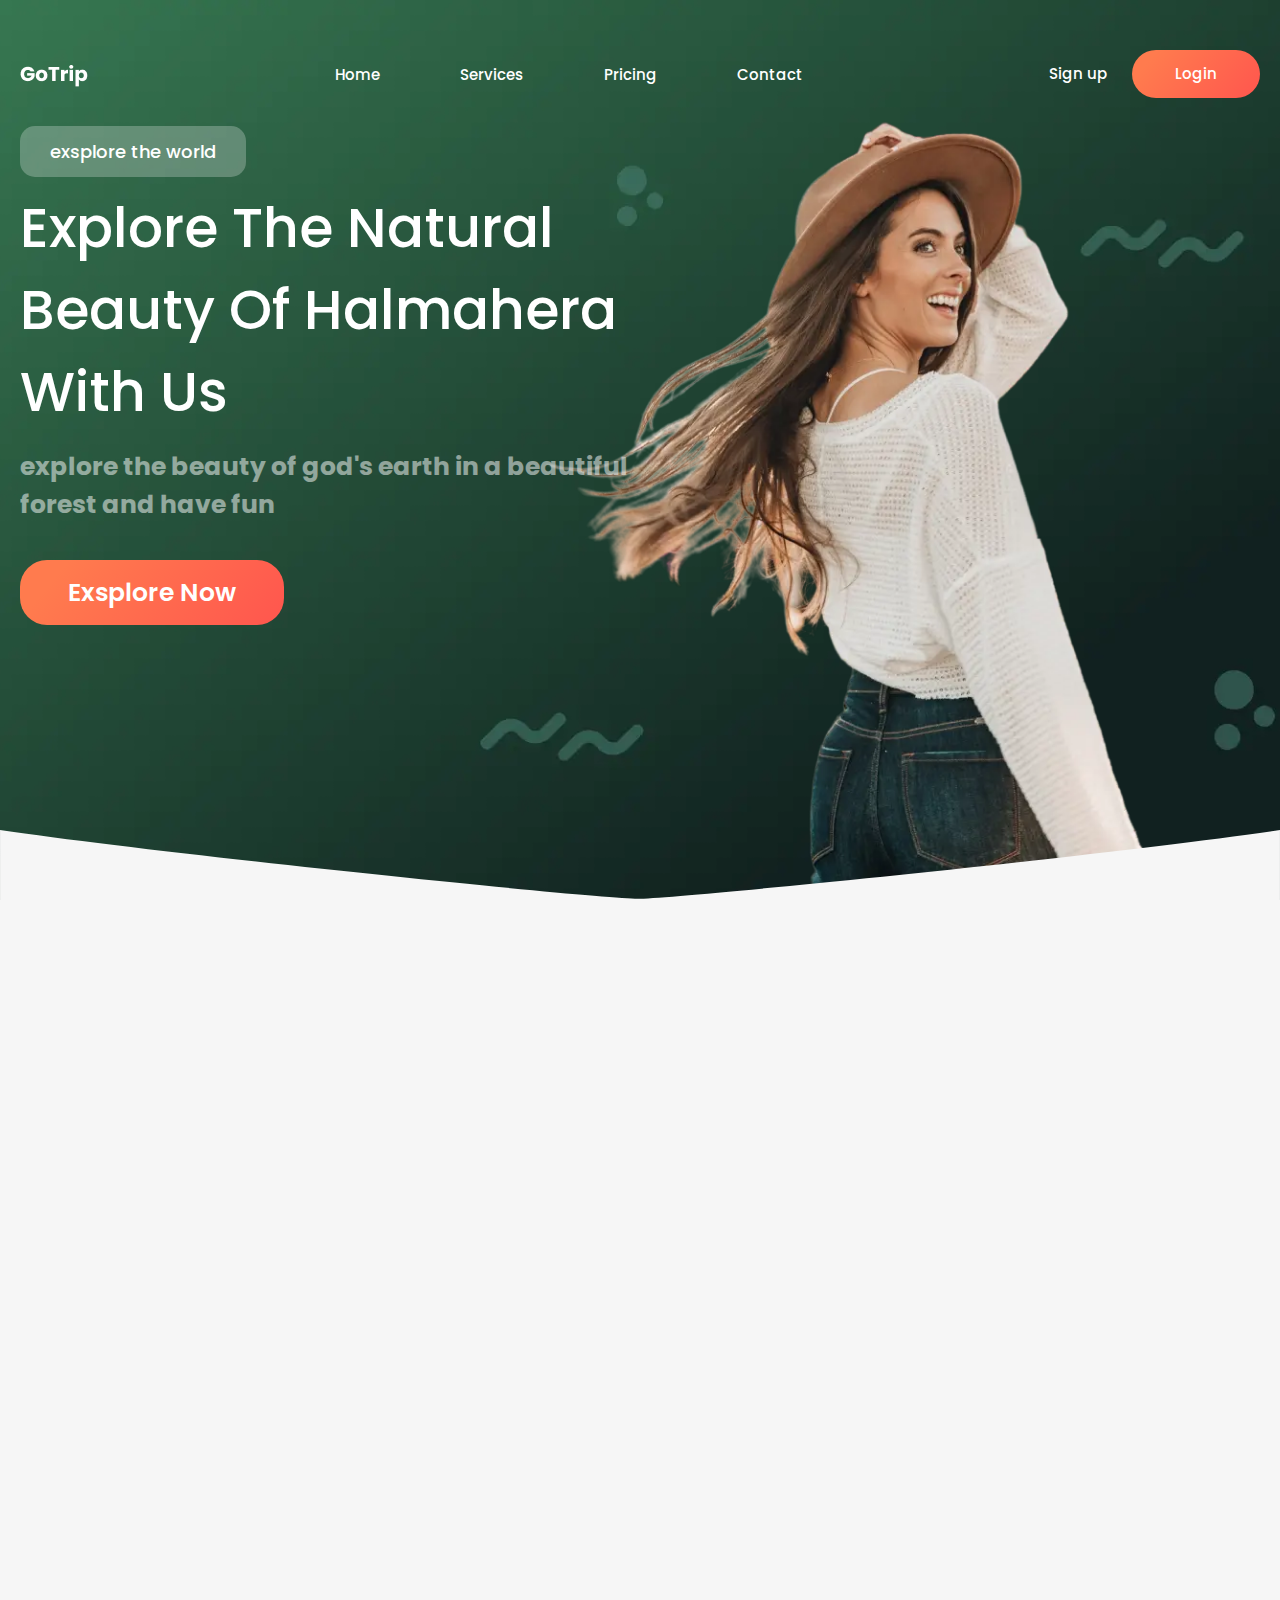
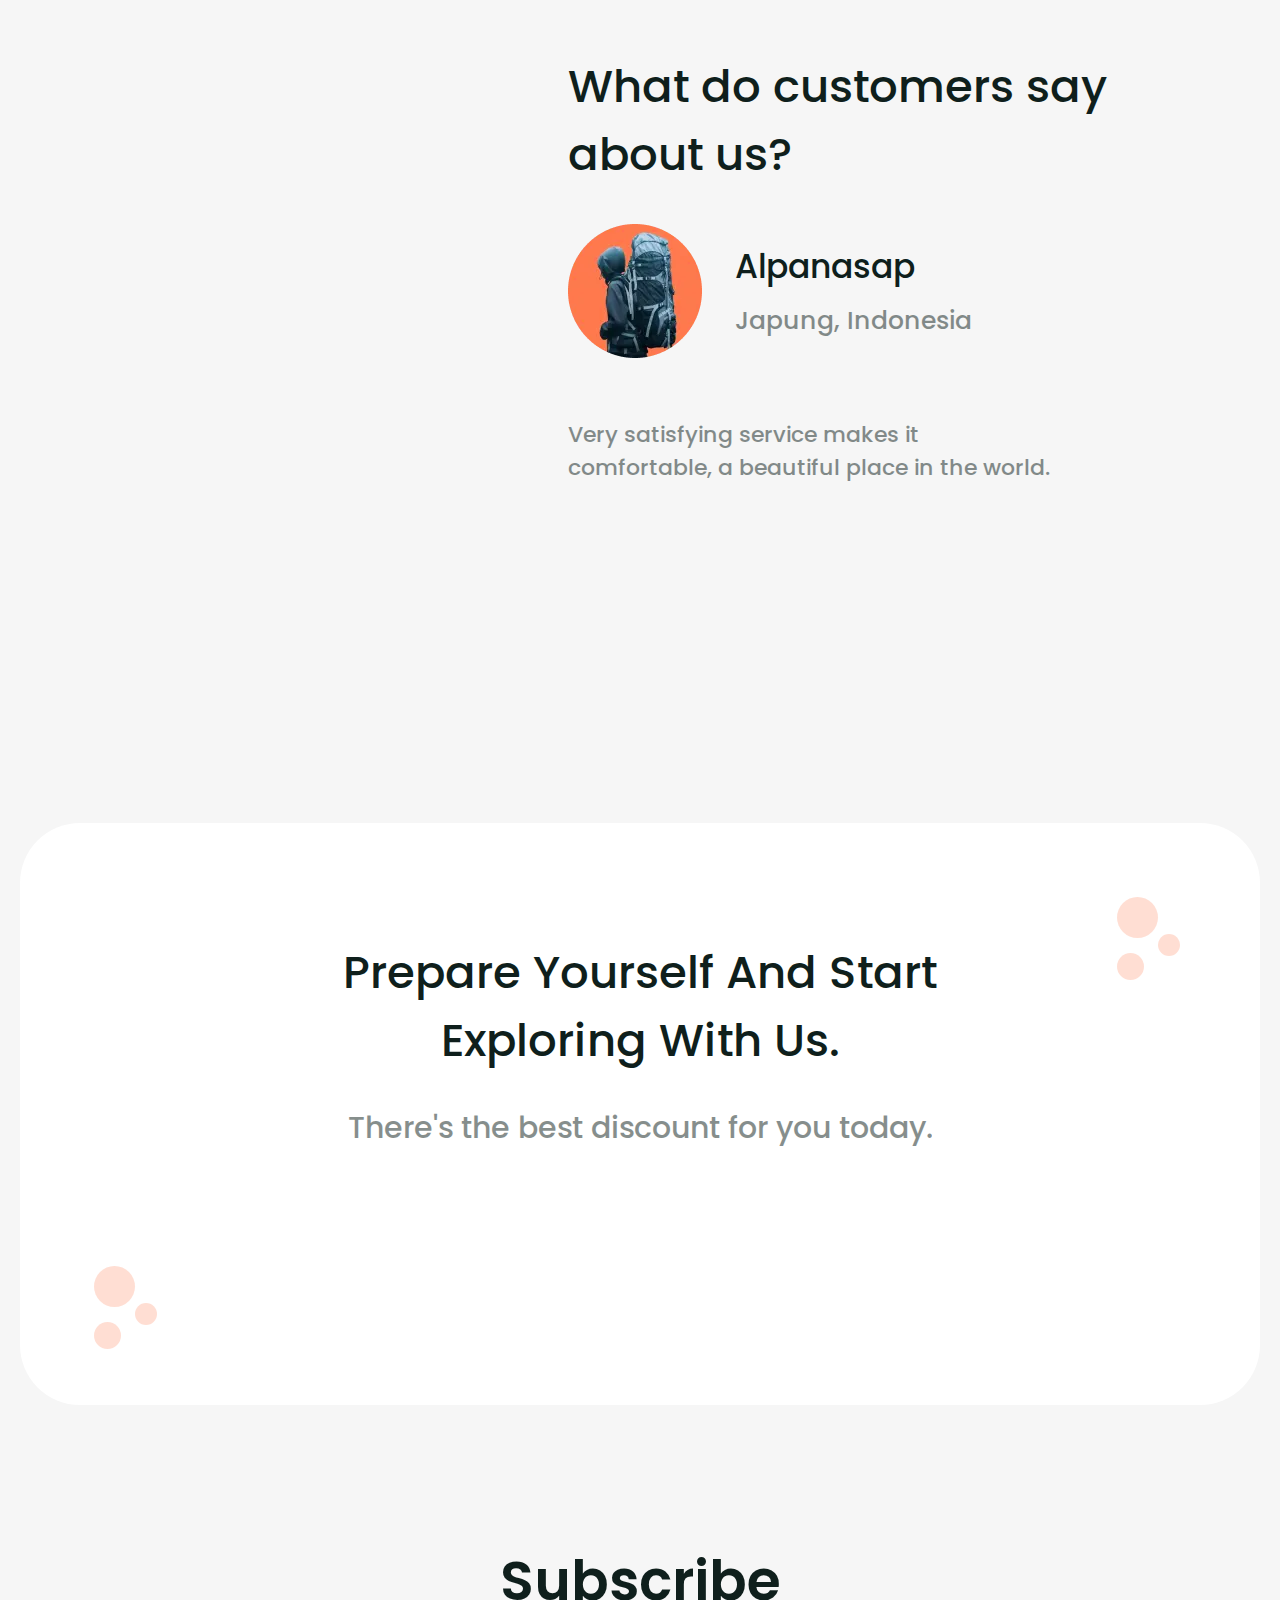
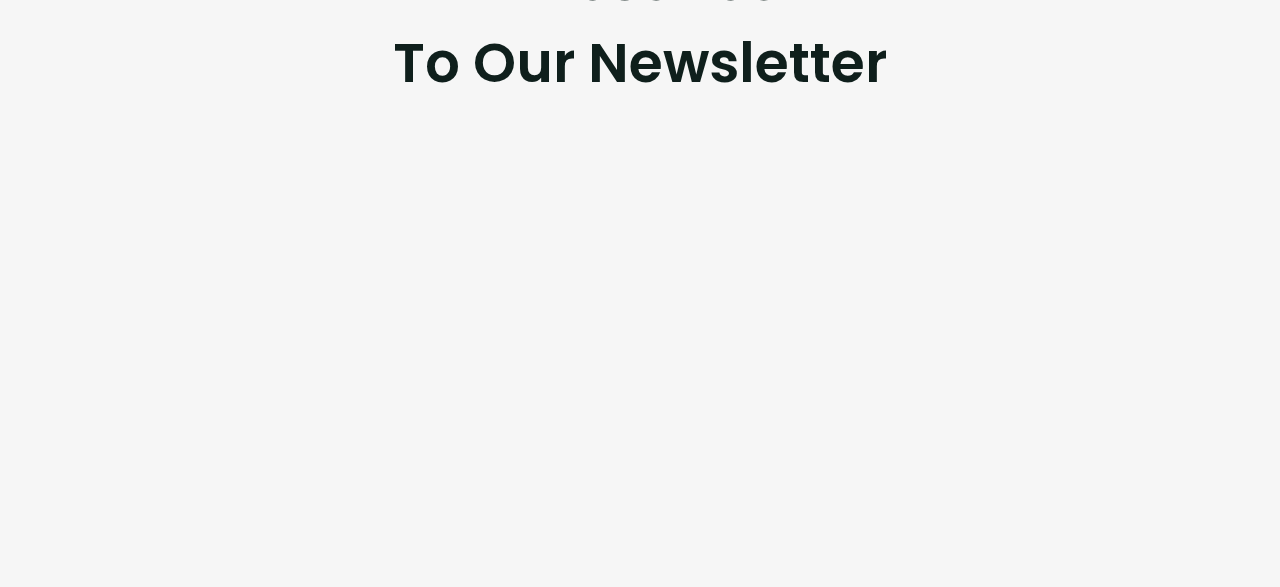
<file: gotrip/index.html>
<!DOCTYPE html>
<html lang="en">
   <head>
   <meta charset="UTF-8">
   <meta http-equiv="X-UA-Compatible" content="IE=edge">
   <meta name="viewport" content="width=device-width, initial-scale=1.0">
   <title>GoTrip</title>
   <link rel="stylesheet" href="css/style.min.css?_v=20220820215942">
</head>
   <body>
      <header class="header">
   <div class="header_bg__bottom">
      <img src="img/header/bg_bottom.svg" alt="">
   </div>
   <div class="header_content__img ibg elem_anim">
      <picture><source srcset="img/header/girl1.webp" type="image/webp"><img src="img/header/girl1.png" alt=""></picture>
   </div>
   <div class="container">
      <div class="header_menu elem_anim">
         <div class="header_logo">
            <picture><source srcset="img/header/GoTrip.webp" type="image/webp"><img src="img/header/GoTrip.png" alt=""></picture>
         </div>
         <div class="header_links">
            <ul class="menu">
               <li><a href="#" class="menu_link">Home</a></li>
               <li><a href="#" class="menu_link">Services</a></li>
               <li><a href="#" class="menu_link">Pricing</a></li>
               <li><a href="#" class="menu_link">Contact</a></li>
            </ul>
            <div class="burger">
               <div class="burger_item"></div>
            </div>
         </div>
         <div class="header_btns">
            <a href="#">Sign up</a>
            <a href="#">Login</a>
         </div>
      </div>
      <div class="header_content elem_anim">
         <div class="header_title">
            <div class="header_subtitle">exsplore the world</div>
            <div class="header_title__text">Explore The Natural
               Beauty Of Halmahera
               With Us</div>
         </div>
         <div class="header_text">explore the beauty of god's earth in a beautiful forest and have fun</div>
         <div class="header_btn">
            <a href="#">Exsplore Now</a>
         </div>
      </div>
   </div>
</header>

      <main class="main">

         <div class="trip_carousel">
            <div class="container">
               <div class="trip_carousel__content elem_anim">
                  <div class="trip_carousel__title">
                     <div class="trip_carousel__subtitle">Choice Of </div>
                     <div class="trip_carousel__title__text">Destinations</div>
                  </div>
                  <div class="trip_carousel__text">explore the beauty of god's earth in a beautiful forest and have fun</div>
                  <div class="trip_carousel__btn">
                     <a href="#">Exsplore Now</a>
                  </div>
               </div>
               <div class="trip_main elem_anim">
                  <div class="slider">
                     <div class="slider_item">
                        <picture><source srcset="img/slider/1.webp" type="image/webp"><img src="img/slider/1.png" alt=""></picture>
                     </div>
                     <div class="slider_item">
                        <picture><source srcset="img/slider/3.webp" type="image/webp"><img src="img/slider/3.png" alt=""></picture>
                     </div>
                     <div class="slider_item">
                        <picture><source srcset="img/slider/2.webp" type="image/webp"><img src="img/slider/2.png" alt=""></picture>
                     </div>
                     <div class="slider_item">
                        <picture><source srcset="img/slider/1.webp" type="image/webp"><img src="img/slider/1.png" alt=""></picture>
                     </div>
                     <div class="slider_item">
                        <picture><source srcset="img/slider/3.webp" type="image/webp"><img src="img/slider/3.png" alt=""></picture>
                     </div>
                     <div class="slider_item">
                        <picture><source srcset="img/slider/2.webp" type="image/webp"><img src="img/slider/2.png" alt=""></picture>
                     </div>
                  </div>
               </div>
            </div>
         </div>

         <section class="customers">
            <div class="container">
               <div class="customers_inner">
                  <div class="customers_img elem_anim">
                     <picture><source srcset="img/customers/1.webp" type="image/webp"><img src="img/customers/1.png" alt=""></picture>
                  </div>
                  <div class="customers_content">
                     <div class="customers_title">What do customers say about us?</div>
                     <div class="customers_info">
                        <div class="customers_logo">
                           <picture><source srcset="img/customers/avatar.webp" type="image/webp"><img src="img/customers/avatar.png" alt=""></picture>
                        </div>
                        <div class="customers_profile">
                           <div class="customers_name">Alpanasap</div>
                           <div class="customers_address">Japung, Indonesia</div>
                        </div>
                     </div>
                     <div class="customers_text">Very satisfying service makes it <br> comfortable, a beautiful place in the world. </div>
                     <div class="customers_stars elem_anim">
                        <img src="img/customers/stars.svg" alt="">
                     </div>
                  </div>
               </div>
            </div>
         </section>

         <section class="start">
            <div class="container">
               <div class="start_inner">
                  <div class="start_particles__top">
                     <img src="img/start/particle.svg" alt="">
                  </div>
                  <div class="start_particles__bottom">
                     <img src="img/start//particle.svg" alt="">
                  </div>
                  <div class="start_content">
                     <div class="start_title">
                        <div class="start_title__text">Prepare Yourself And Start Exploring With Us.</div>
                        <div class="start_subtitle">There's the best discount for you today.</div>
                     </div>
                     <div class="start_btn elem_anim">
                        <a href="#">Get Started</a>
                     </div>
                  </div>
               </div>
            </div>
         </section>

         <section class="form">
            <div class="container">
               <div class="form_inner">
                  <div class="form_title">Subscribe<br> To Our Newsletter</div>
                  <form name="mainform" class="mainform elem_anim">
                     <input type="email" name="email" class="mainform_email" placeholder="Yourmail@mail.com">
                     <button type="submit" class="mainform_btn">Subscribe</button>
                  </form>
               </div>
            </div>
         </section>

      </main>

      <footer class="footer">
   <div class="container">
      <div class="header_menu elem_anim">
         <div class="header_logo">
            <picture><source srcset="img/footer/GoTrip.webp" type="image/webp"><img src="img/footer/GoTrip.png" alt=""></picture>
         </div>
         <div class="header_links">
            <ul class="menu">
               <li><a href="#" class="menu_link">Home</a></li>
               <li><a href="#" class="menu_link">Services</a></li>
               <li><a href="#" class="menu_link">Pricing</a></li>
               <li><a href="#" class="menu_link">Contact</a></li>
            </ul>
            <div class="burger">
               <div class="burger_item"></div>
            </div>
         </div>
         <div class="header_btns">
            <a href="#">Sign up</a>
            <a href="#">Login</a>
         </div>
      </div>
   </div>
</footer>
      <script src="js/app.min.js?_v=20220820215942"></script>
   </body>
</html>
</file>
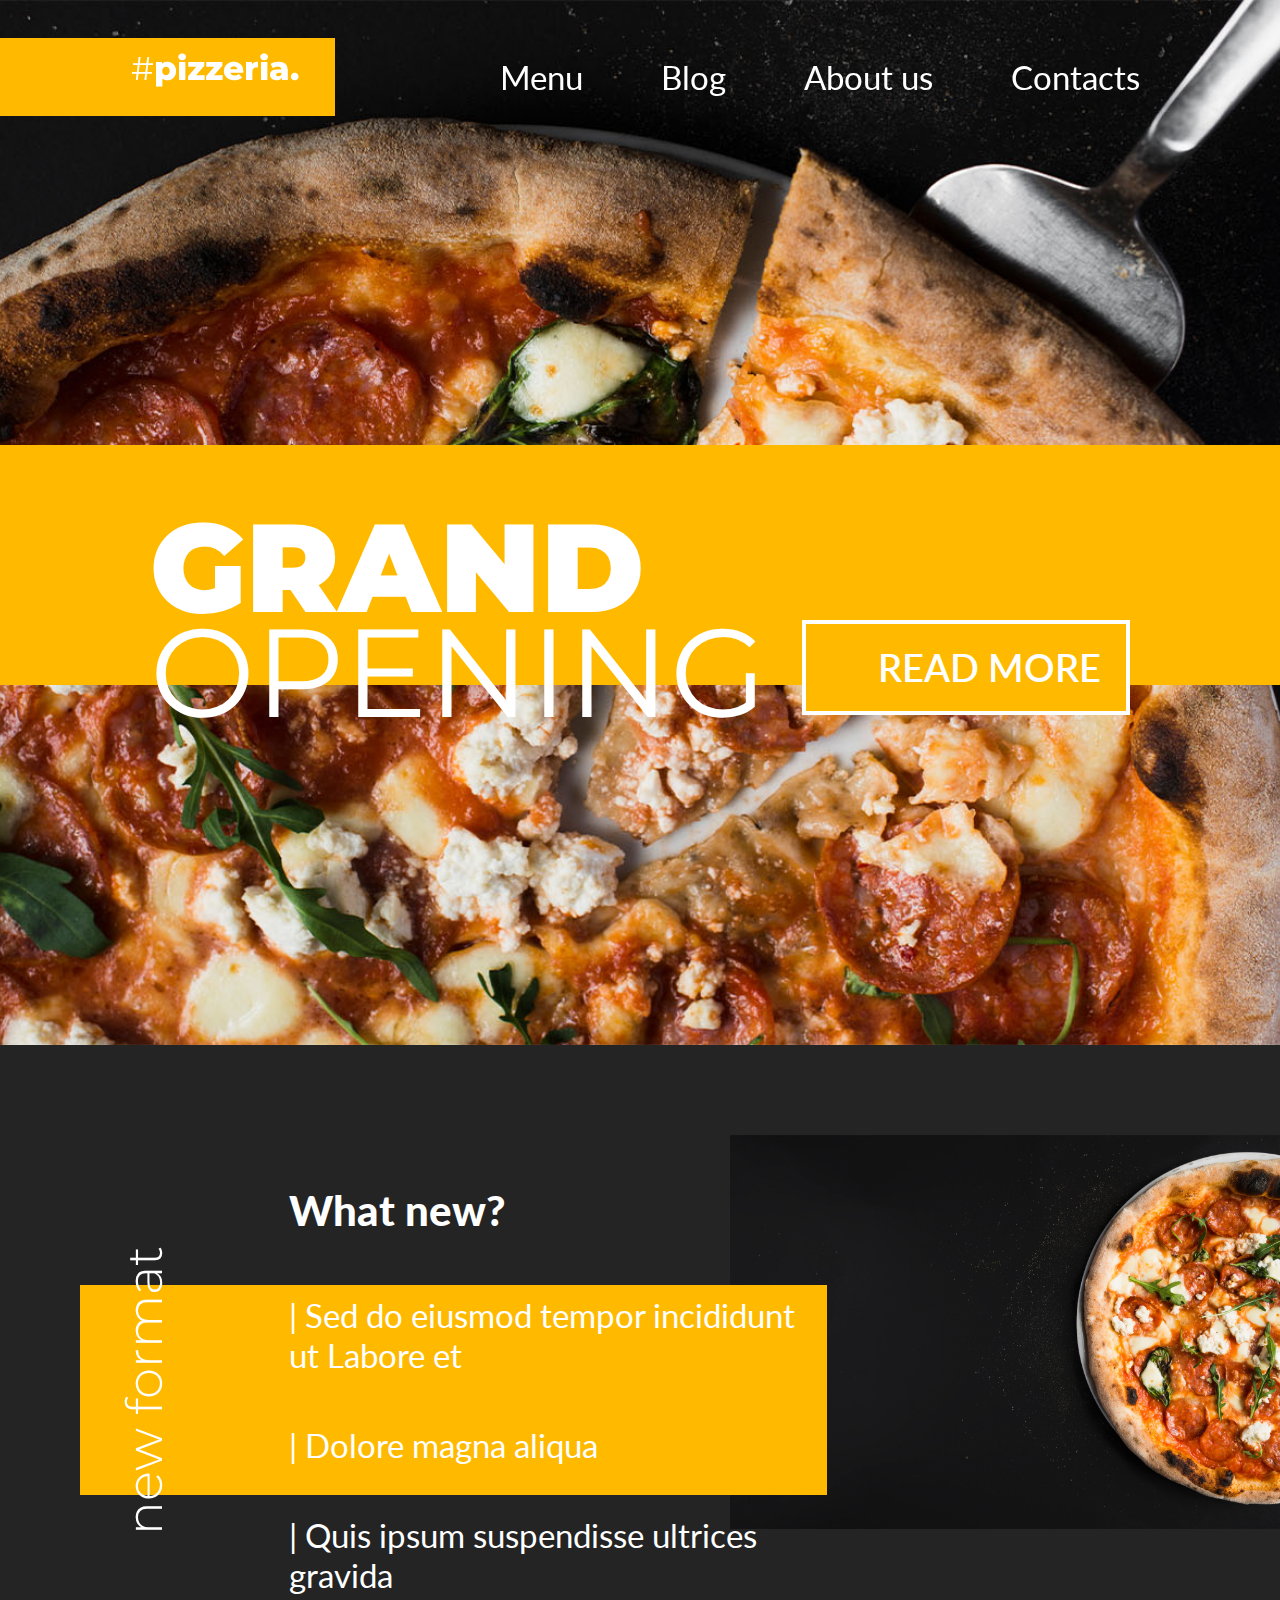
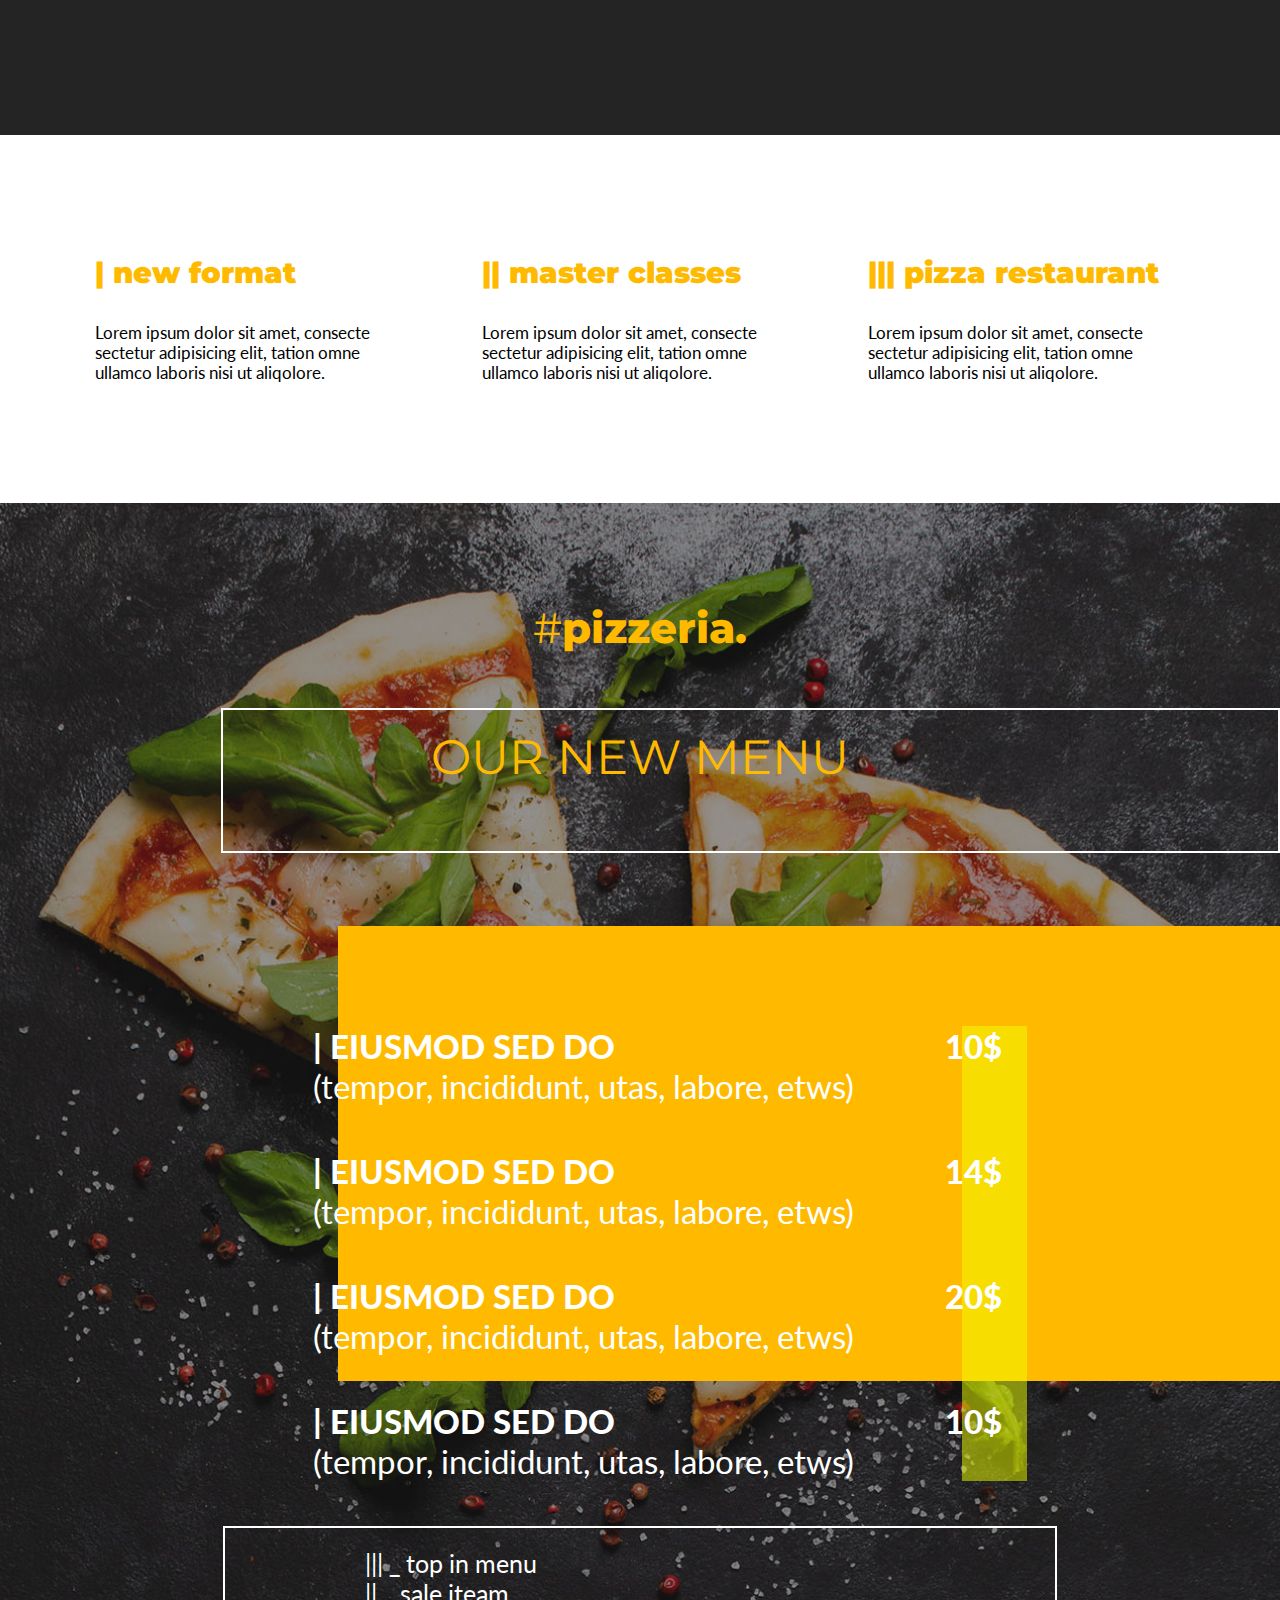
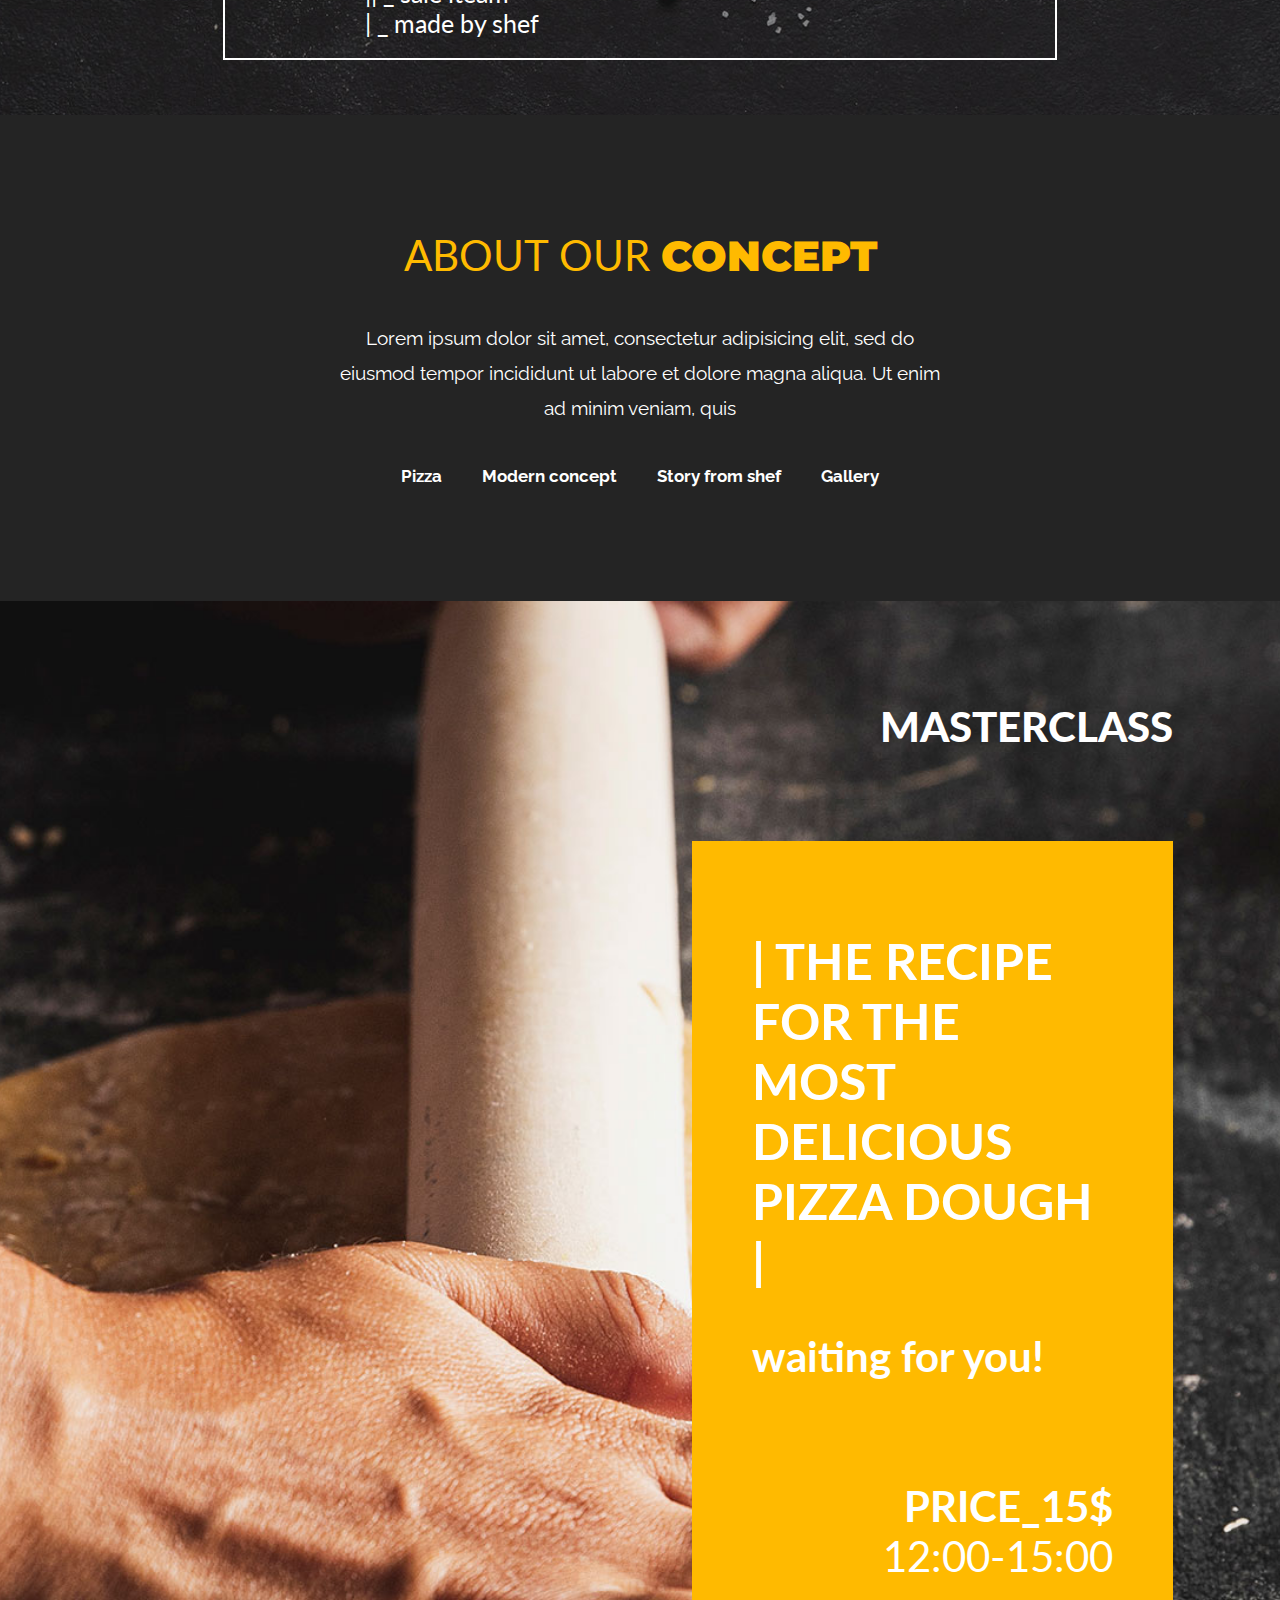
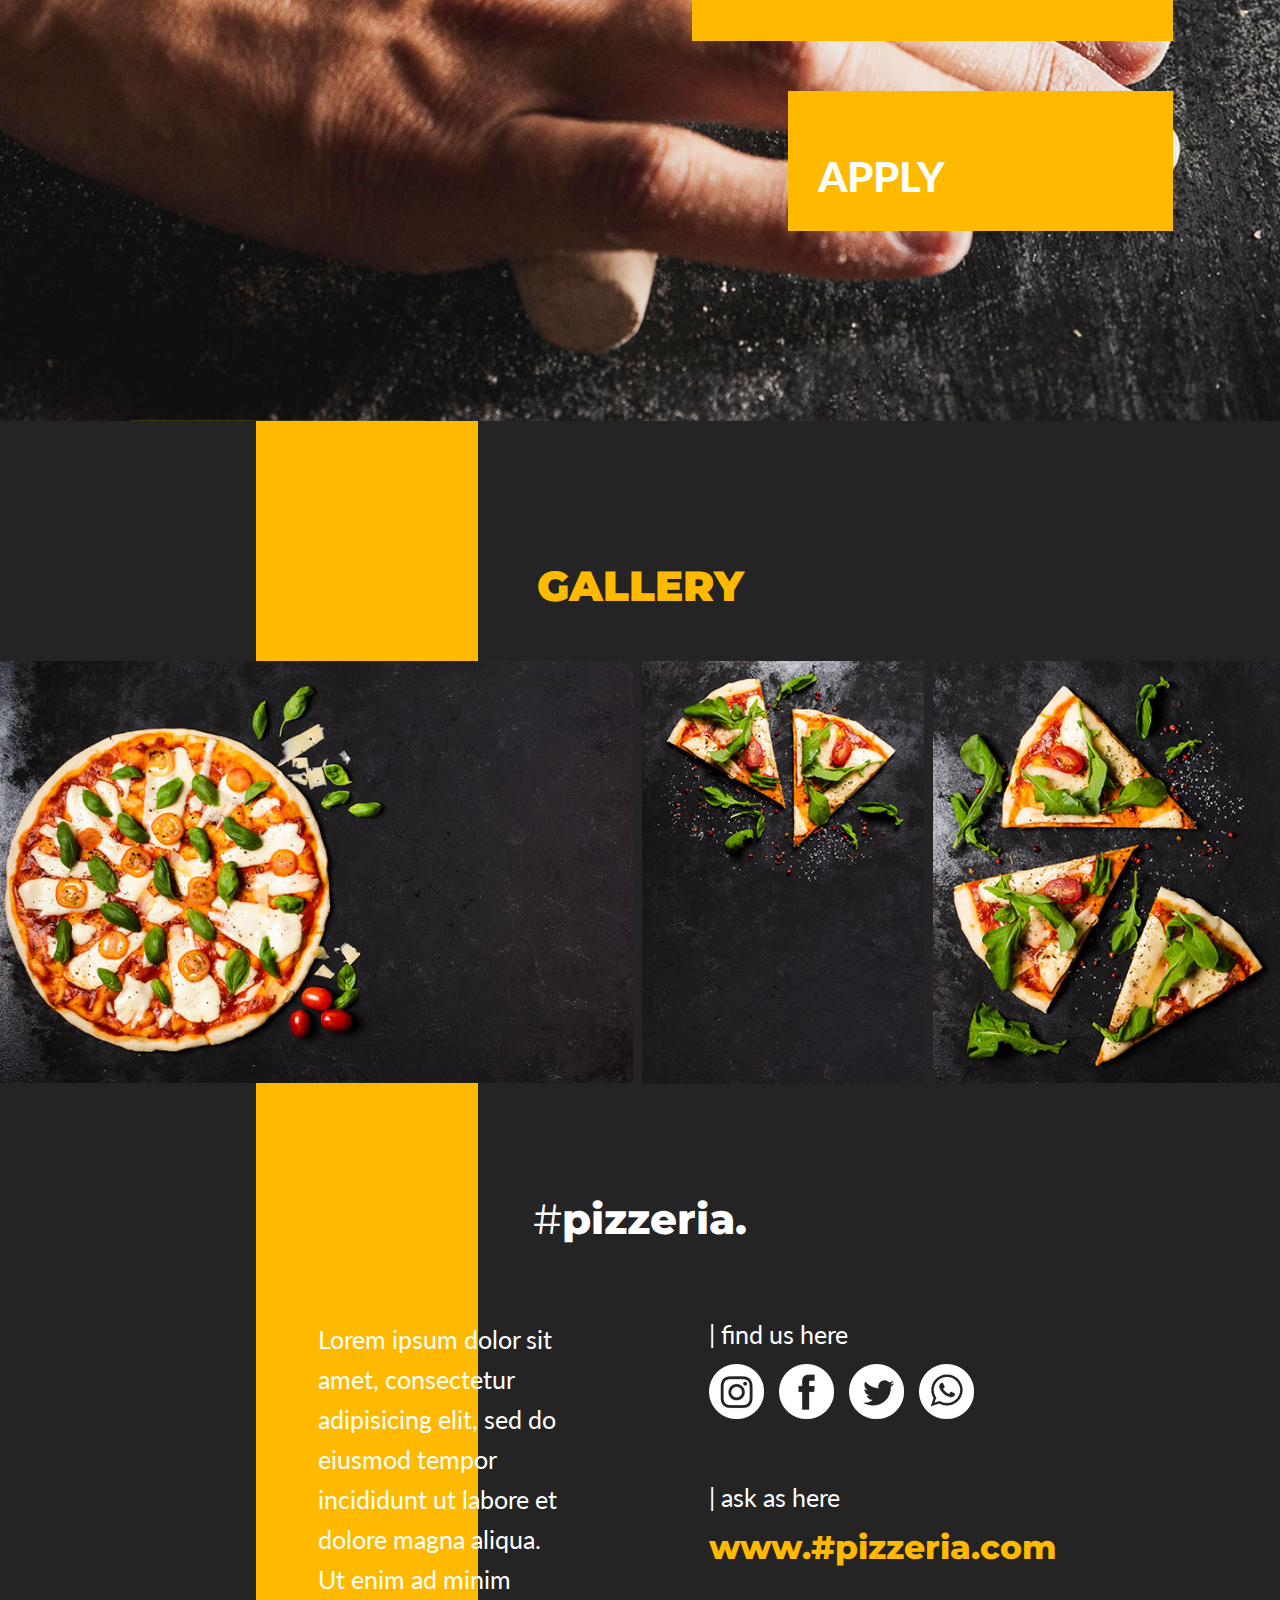
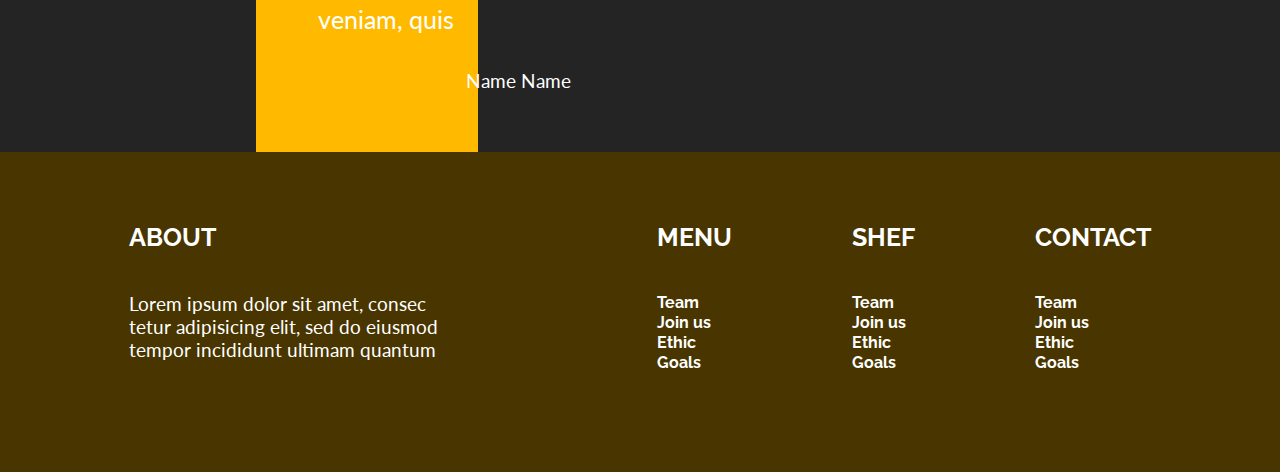
<file: Moody/index.html>
<!DOCTYPE html>
<html lang="en">
<head>
    <title>Moody food</title>
    <meta charset="UTF-8">
    <meta name="viewport" content="width=device-width, initial-scale=1">  
    <link rel="stylesheet" href="css/style.css">
    <link rel="preconnect" href="https://fonts.googleapis.com">
    <link rel="preconnect" href="https://fonts.gstatic.com" crossorigin>
    <link href="https://fonts.googleapis.com/css2?family=Lato:ital,wght@0,100;0,300;0,400;0,700;0,900;1,100;1,300;1,400;1,700;1,900&family=Montserrat:ital,wght@0,100;0,200;0,300;0,400;0,500;0,600;0,700;0,800;0,900;1,100;1,200;1,300;1,400;1,500;1,600;1,700;1,800;1,900&family=Raleway:ital,wght@0,100;0,200;0,300;0,400;0,500;0,600;0,700;0,800;0,900;1,100;1,200;1,300;1,400;1,500;1,600;1,700;1,800;1,900&display=swap" rel="stylesheet"> 
</head>
<body>

    <header>
        <div class="header_inner">
            <div class="header_logo">
                <span>#</span>pizzeria.
            </div>
            <div class="header_menu">
                <ul class="menu">
                    <li class="menu_item"><a href="#" class="menu_link">Menu</a></li>
                    <li class="menu_item"><a href="#" class="menu_link">Blog</a></li>
                    <li class="menu_item"><a href="#" class="menu_link">About us</a></li>
                    <li class="menu_item"><a href="#" class="menu_link">Contacts</a></li>
                </ul>
                <div class="burger">
                    <div class="burger_item"></div>
                </div>
            </div>
        </div>
    </header>
    <div class="page">
        <div class="intro">
           <div class="intro_bg">
                <div class="intro_inner">
                    <div class="intro_title">
                        <span class="main">Grand</span>  
                        <span>opening</span>
                    </div>
                    <div class="intro_btn"><a href="#" class="intro_link">read more</a></div>
                </div>
            </div>
            <div class="header_bg ibg">
                <img src="img/intro_bg.jpg" alt="">
            </div>
        </div>

        <section class="new">
            <div class="new_bg">
                <div class="new_inner">
                    <div class="new_rotate">
                        <div class="new_format">
                            new format
                        </div>
                    </div>
                    <div class="new_list">
                        <div class="new_title">
                            What new?
                        </div>
                        <div class="new_item">
                            |  Sed do eiusmod tempor incididunt ut Labore et
                        </div>
                        <div class="new_item">
                            |  Dolore magna aliqua 
                        </div>
                        <div class="new_item">
                            |  Quis ipsum suspendisse ultrices gravida 
                        </div>

                    </div>
                </div>
                <div class="new_img"><img src="img/new.jpg" alt=""></div>
            </div>
        </section>

        <section class="cards">
            <div class="cards_width">
                <div class="cards_items">

                    <div class="card">
                        <div class="card_center">
                            <div class="card_title">| new format</div>
                            <div class="card_text">Lorem ipsum dolor sit amet, consecte
                            sectetur adipisicing elit, tation omne 
                            ullamco laboris nisi ut aliqolore.</div>
                        </div>
                    </div>

                    <div class="card">
                        <div class="card_center">
                            <div class="card_title">|| master classes</div>
                            <div class="card_text">Lorem ipsum dolor sit amet, consecte
                            sectetur adipisicing elit, tation omne 
                            ullamco laboris nisi ut aliqolore.</div>
                        </div>
                    </div>

                    <div class="card">
                        <div class="card_center">
                            <div class="card_title">||| pizza restaurant</div>
                            <div class="card_text">Lorem ipsum dolor sit amet, consecte
                            sectetur adipisicing elit, tation omne 
                            ullamco laboris nisi ut aliqolore.</div>
                        </div>
                    </div>

                </div>
            </div>
        </section>

        <section class="Menu">
            <div class="menu_width">
               <div class="menu_pizza"><span>#</span>pizzeria.</div>
               <div class="menu_border"></div>
               <div class="menu_title">our new menu</div>
               <div class="menu_body">

                <div class="menu_lines">
                       <div class="menu_line">
                           <div class="menu_name">
                               <div class="name_center">
                                   <div class="menu_food">|  eiusmod Sed do</div>
                                   <div class="menu_species">(tempor, incididunt, utas, labore, etws)</div>
                               </div>
                           </div>
                           <div class="cash">10$</div>
                       </div>

                        <div class="menu_line">
                           <div class="menu_name">
                               <div class="name_center">
                                   <div class="menu_food">|  eiusmod Sed do</div>
                                   <div class="menu_species">(tempor, incididunt, utas, labore, etws)</div>
                               </div>
                           </div>
                           <div class="cash">14$</div>
                       </div>

                        <div class="menu_line">
                           <div class="menu_name">
                               <div class="name_center">
                                   <div class="menu_food">|  eiusmod Sed do</div>
                                   <div class="menu_species">(tempor, incididunt, utas, labore, etws)</div>
                               </div>
                           </div>
                           <div class="cash">20$</div>
                       </div>

                        <div class="menu_line">
                           <div class="menu_name">
                               <div class="name_center">
                                   <div class="menu_food">|  eiusmod Sed do</div>
                                   <div class="menu_species">(tempor, incididunt, utas, labore, etws)</div>
                               </div>
                           </div>
                           <div class="cash">10$</div>
                       </div>
                   </div>
                   <div class="menu_legend">
                       <div class="menu_legendLine">||| _ top in menu</div>
                       <div class="menu_legendLine">|| _ sale iteam</div>
                       <div class="menu_legendLine">| _ made by shef</div>
                   </div>
               </div>

            </div>
        </section>

        <div class="concept">
            <div class="concept_width">
                <div class="concept_title">ABOUT OUR <span>CONCEPT</span></div>
                <div class="concept_text">Lorem ipsum dolor sit amet, consectetur adipisicing elit, sed do eiusmod tempor incididunt ut labore et dolore magna aliqua. Ut enim ad minim veniam, quis </div>
                <div class="concept_list">
                    <div class="concept_btn"><a href="#">Pizza</a></div>
                    <div class="concept_btn"><a href="#">Modern concept</a></div>
                    <div class="concept_btn"><a href="#">Story from shef</a></div>
                    <div class="concept_btn"><a href="#">Gallery</a></div>
                </div>
            </div>
        </div>

        <section class="master">
            <div class="master_width">
                <div class="master_inner">
                    <div class="master_title">MasterClass</div>
                    <div class="master_price">
                        <div class="master_bg">
                            <div class="price_title">| the recipe for the most delicious pizza dough |</div>
                            <div class="price_text">waiting for you!</div>
                            <div class="price_price">
                                <div class="price_cash">Price_15$</div>
                                <div class="price_time">12:00-15:00</div>
                            </div>
                        </div>
                        <div class="master_apply">apply</div>
                    </div>
                </div>
            </div>
        </section>

        <section class="gallery">
            <div class="gallery_inner">
                <div class="gallery_title">gallery</div>
                <div class="gallery_works">
                    <div class="gallery_work1 gallery_img"><img src="img/images/gal_02.jpg" alt=""></div>
                    <div class="gallery_work2 gallery_img"><img src="img/images/gal_04.jpg" alt=""></div>
                    <div class="gallery_work3 gallery_img"><img src="img/images/gal_06.jpg" alt=""></div>
                </div>
                <div class="gallery_contact">
                    <div class="menu_pizza contact_title"><span>#</span>pizzeria.</div>
                    <div class="contact_width">
                        <div class="contact_items">
                            <div class="contact_item">
                                <div class="contact_text">Lorem ipsum dolor sit amet, consectetur adipisicing elit, sed do eiusmod tempor incididunt ut labore et dolore magna aliqua. Ut enim ad minim veniam, quis </div>
                                <div class="contact_name">Name Name</div>
                            </div>
                            <div class="contact_item">
                                <div class="contact_icons">
                                    <div class="icons_title">| find us here</div>
                                    <div class="icons">
                                        <div class="icon"><a href="#"><img src="img/images/icon_03.png" alt=""></a></div>
                                        <div class="icon"><a href="#"><img src="img/images/icon_05.png" alt=""></a></div>
                                        <div class="icon"><a href="#"><img src="img/images/icon_07.png" alt=""></a></div>
                                        <div class="icon"><a href="#"><img src="img/images/icon_09.png" alt=""></a></div>

                                    </div>
                                </div>
                                <div class="contact_link">
                                    <div class="icons_title">| ask as here</div>
                                    <div class="menu_pizza contact_Link">www.#pizzeria.com</div>
                                </div>
                            </div>
                        </div>
                    </div>
                </div>
            </div>
        </section>
     </div>
     <footer>
         <div class="footer_container">
             <div class="footer_items">
                 <div class="footer_about ok">
                     <div class="about_title">about</div>
                     <div class="about_text">Lorem ipsum dolor sit amet, consec tetur adipisicing elit, sed do eiusmod tempor incididunt ultimam quantum</div>
                 </div>
                 <div class="footer_menu ok">
                     <div class="about_title">menu</div>
                     <div class="about_text1"><a href="#">Team</a></div>
                     <div class="about_text1"><a href="#">Join us</a></div>
                     <div class="about_text1"><a href="#">Ethic</a></div>
                     <div class="about_text1"><a href="#">Goals</a></div>

                 </div>

                 <div class="footer_shef ok">
                     <div class="about_title">shef</div>
                     <div class="about_text1"><a href="#">Team</a></div>
                     <div class="about_text1"><a href="#">Join us</a></div>
                     <div class="about_text1"><a href="#">Ethic</a></div>
                     <div class="about_text1"><a href="#">Goals</a></div>

                 </div>

                 <div class="footer_contact ok">
                     <div class="about_title">contact</div>
                     <div class="about_text1"><a href="#">Team</a></div>
                     <div class="about_text1"><a href="#">Join us</a></div>
                     <div class="about_text1"><a href="#">Ethic</a></div>
                     <div class="about_text1"><a href="#">Goals</a></div>

                 </div>

             </div>
         </div>
     </footer>
     <script src="script.js"></script>
</body>
</html>
</file>
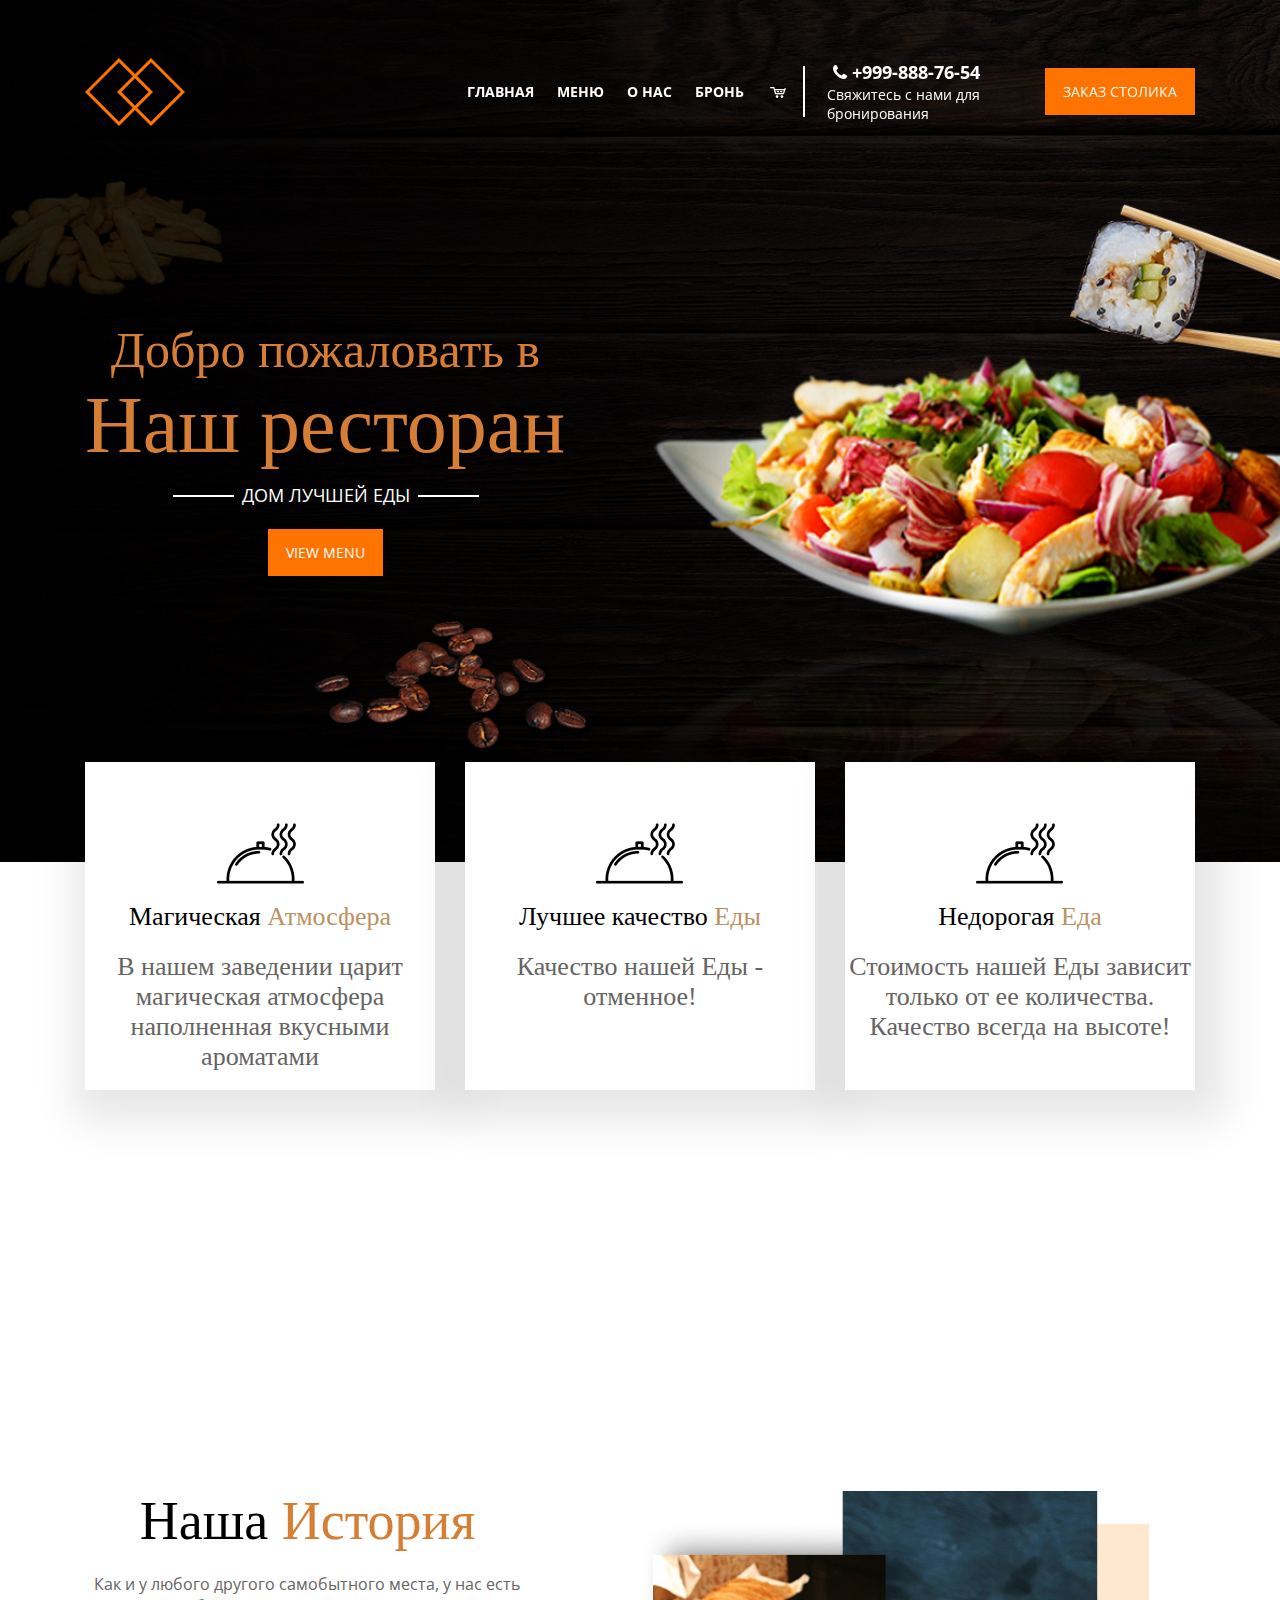
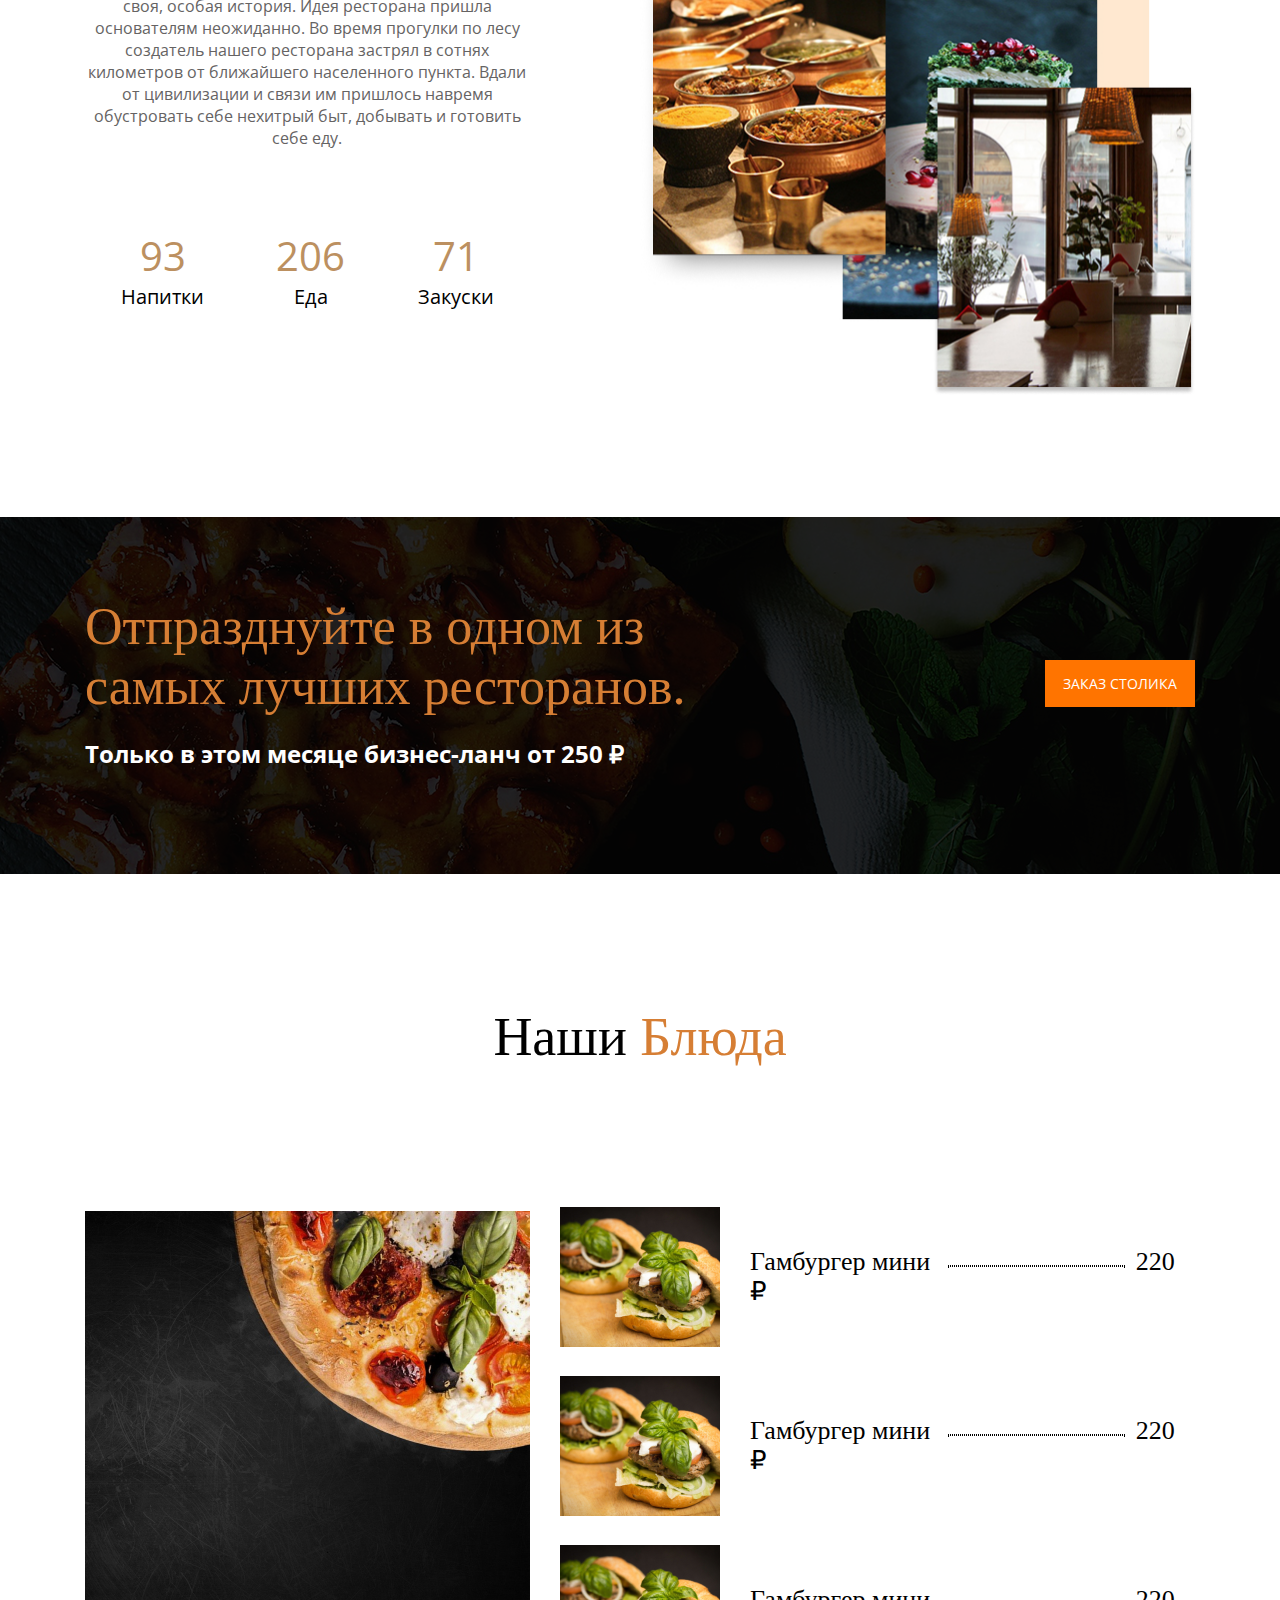
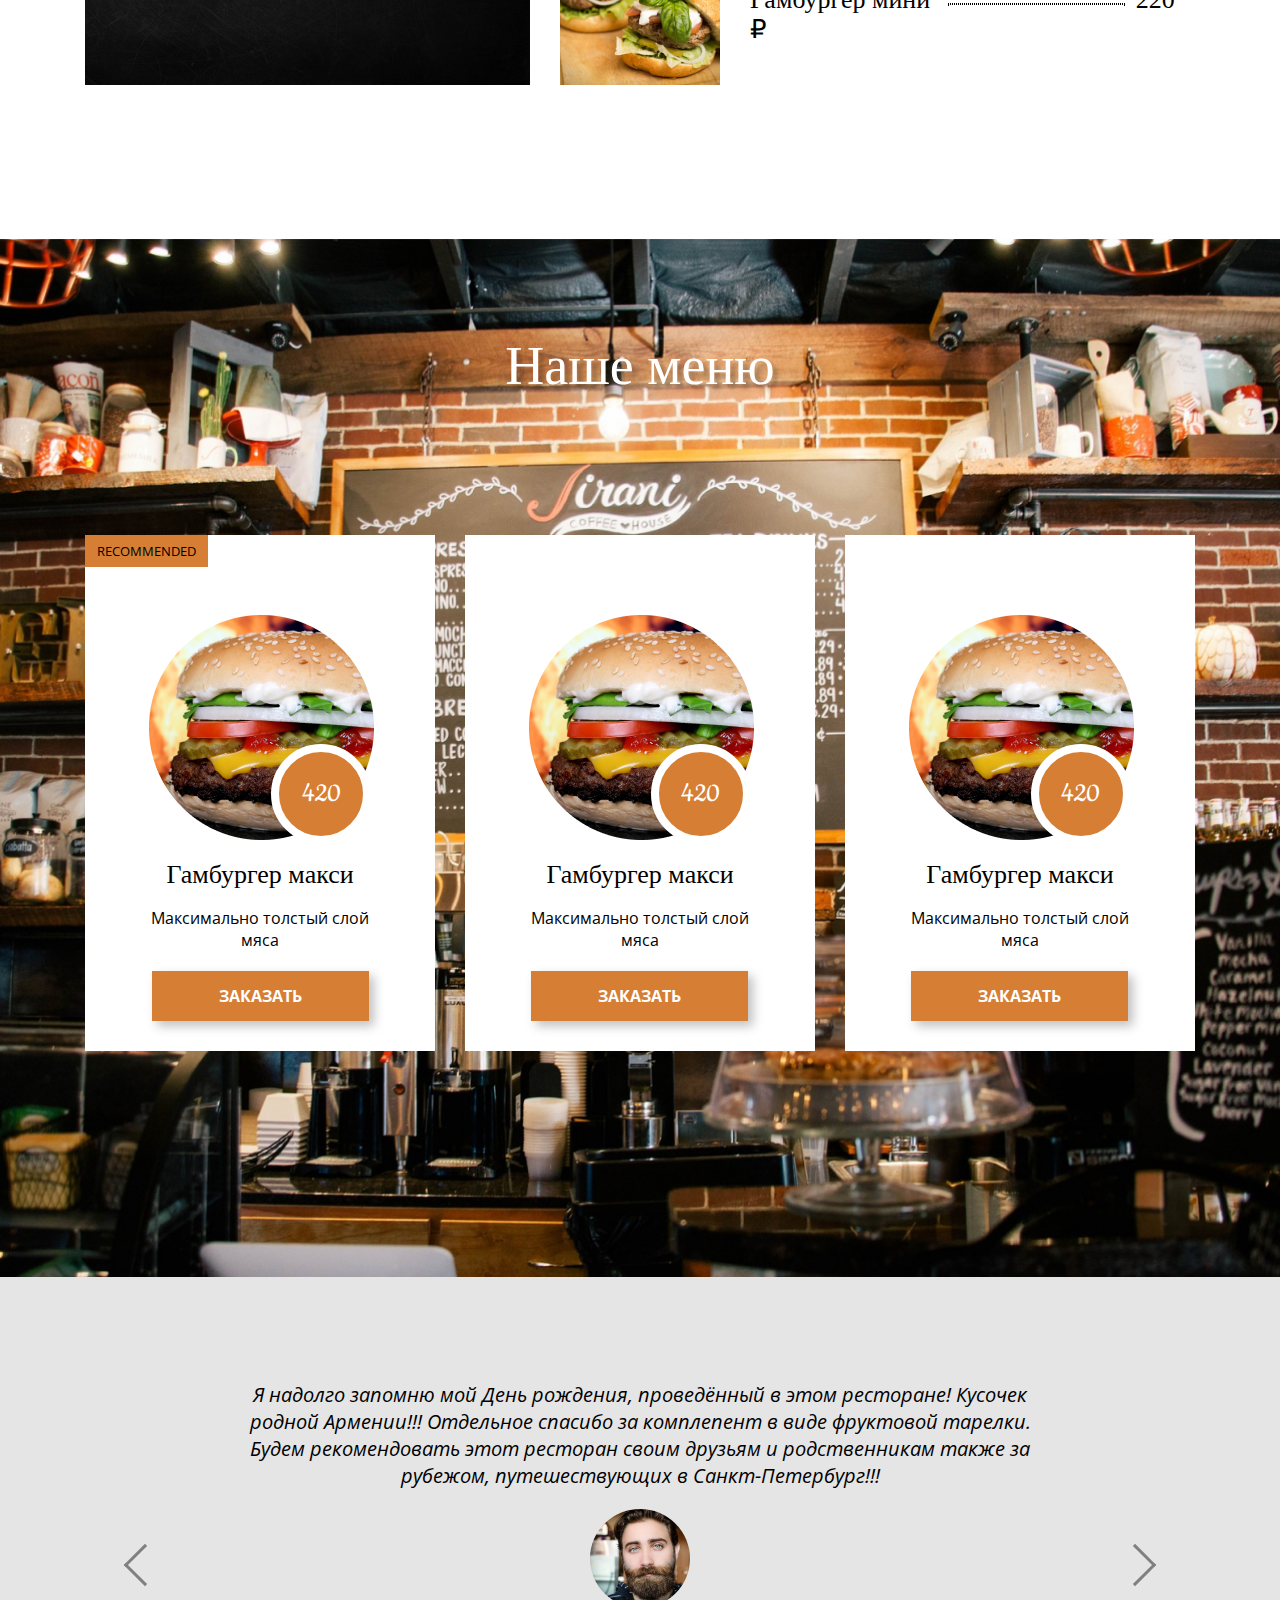
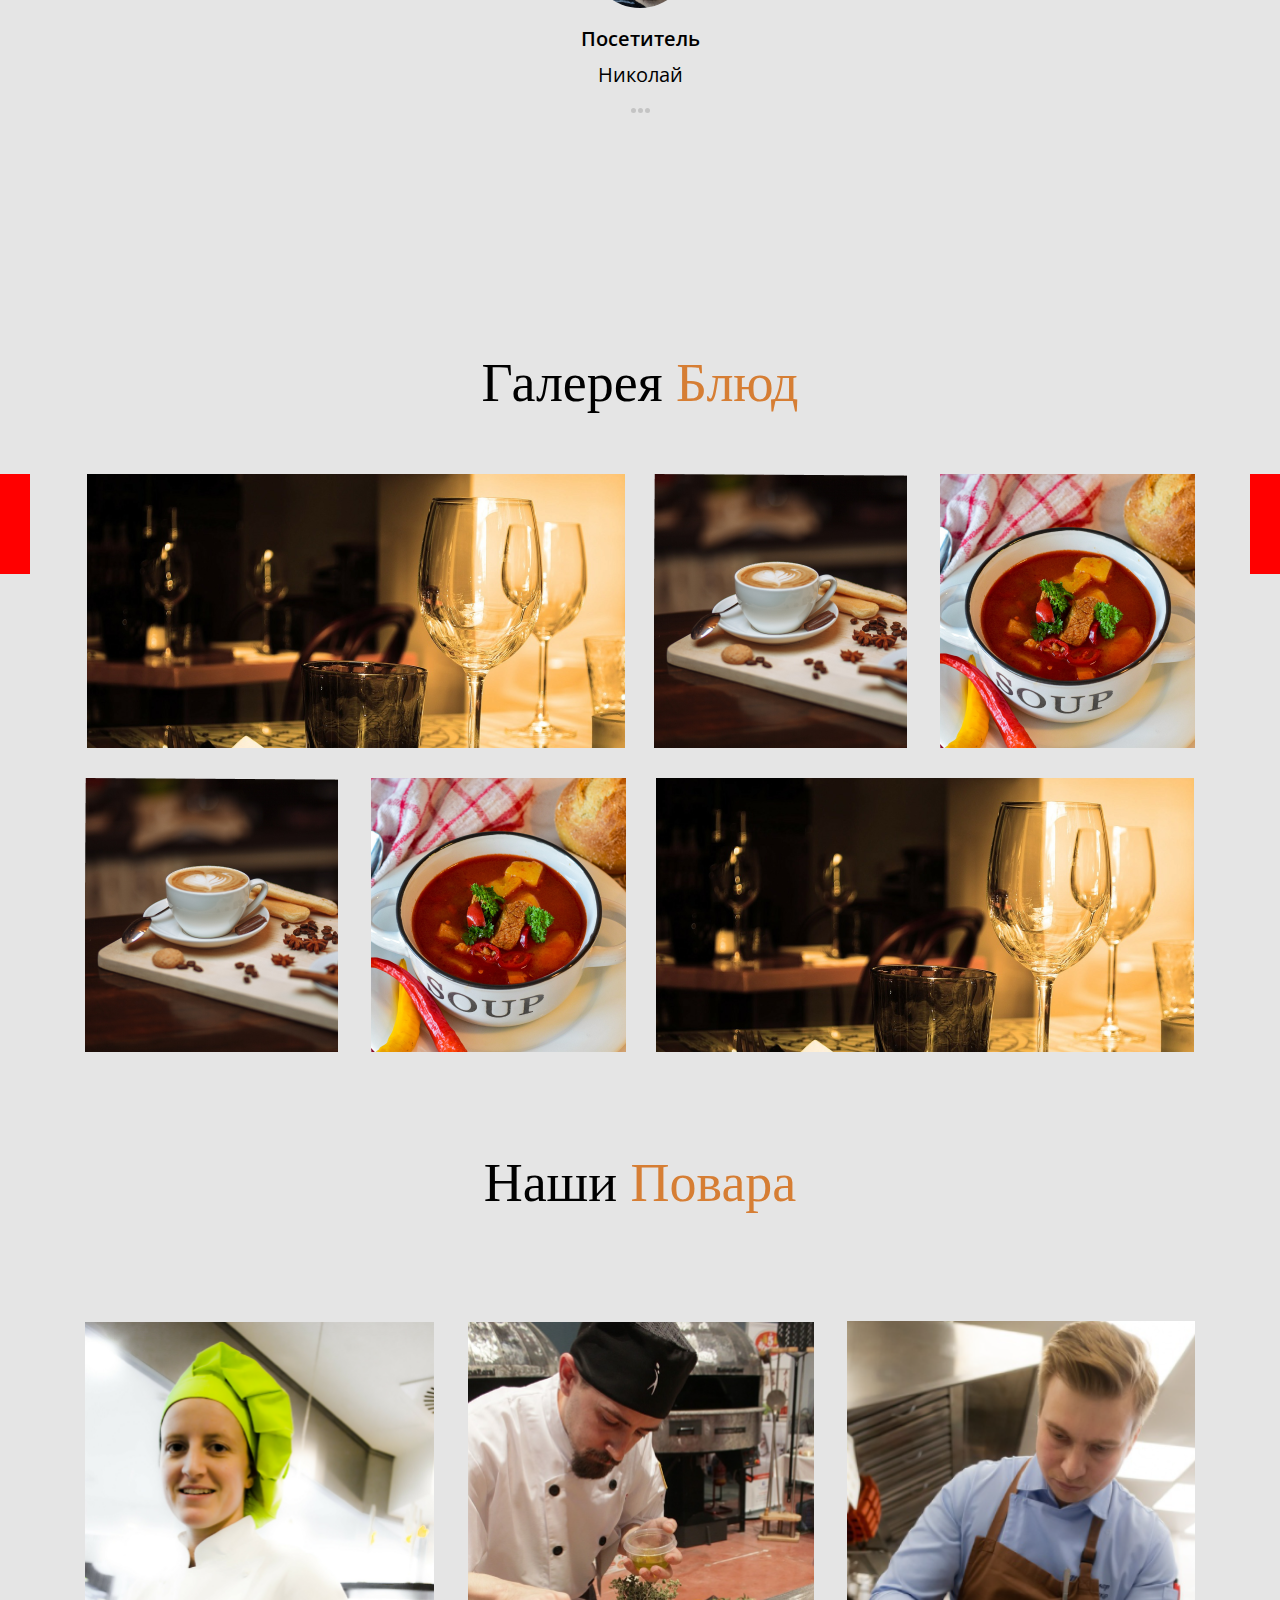
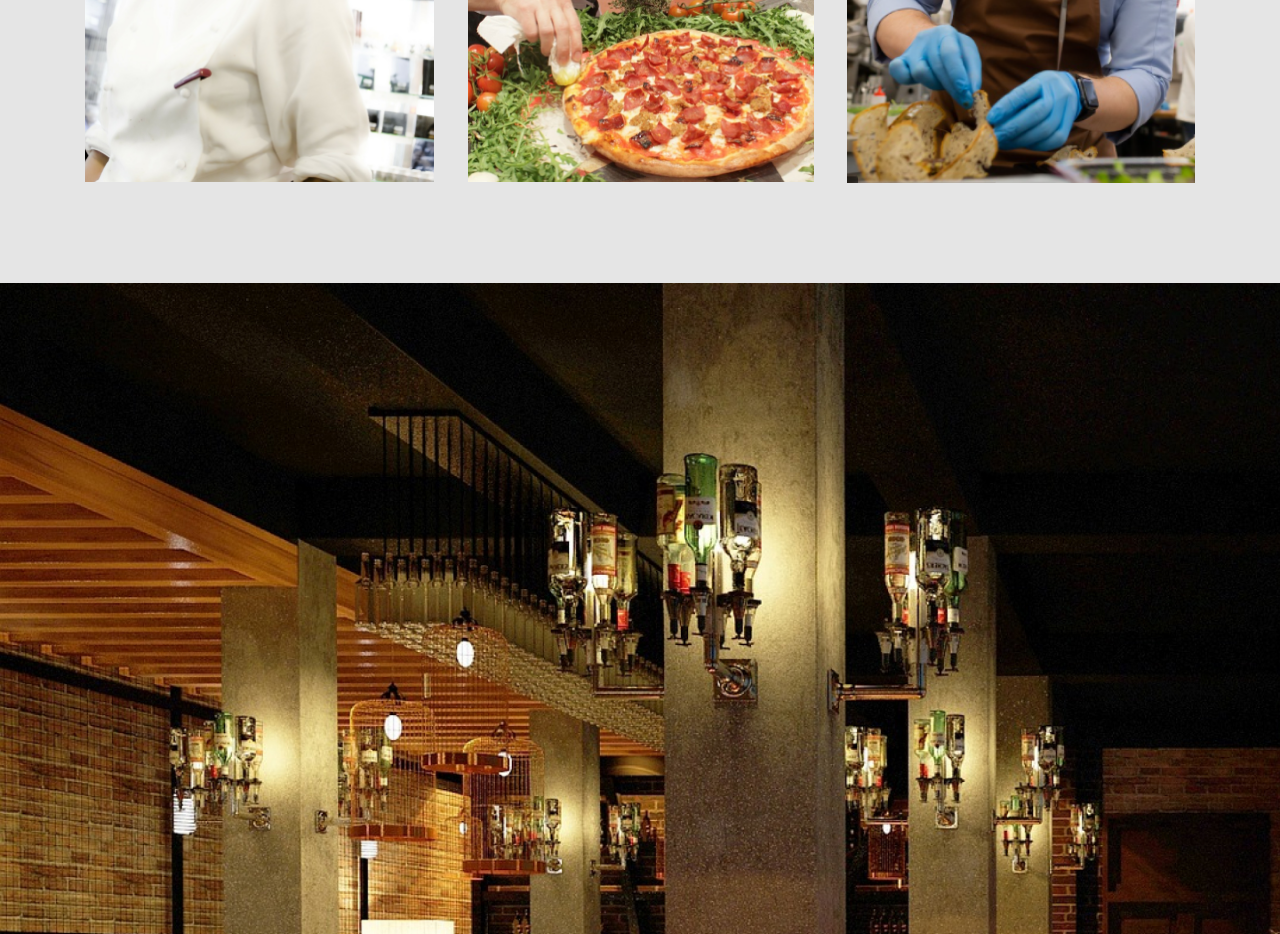
<file: restoran/index.html>
<!DOCTYPE html>
<html lang="en">
<head>
    <title>restoran</title>
    <meta charset="UTF-8">
    <meta name="viewport" content="width=device-width, initial-scale=1">  
    <link rel="stylesheet" href="css/style.css">
    <link rel="stylesheet" href="css/fontello.css">
    <link rel="preconnect" href="https://fonts.googleapis.com">
    <link rel="preconnect" href="https://fonts.gstatic.com" crossorigin>
    <link href="https://fonts.googleapis.com/css2?family=Cookie&family=Open+Sans:ital,wght@0,300;0,400;0,500;0,600;0,700;0,800;1,300;1,400;1,500;1,600;1,700;1,800&family=Tinos:ital,wght@0,400;0,700;1,400;1,700&display=swap" rel="stylesheet">
    
</head>
<body>
    
    <header>
        <div class="container">
            <div class="header_inner">
                <div class="header_logo"><img src="img/header_logo.png" alt="logo"></div>
                <div class="header_menu">
                    <div class="menu">
                        <ul>
                            <li class="menu_link"><a href="#">Главная</a></li>
                            <li class="menu_link"><a href="#">Меню</a></li>
                            <li class="menu_link"><a href="#">о нас</a></li>
                            <li class="menu_link"><a href="#">БРОНЬ</a></li>
                            <li class="menu_link"><a href="#"><i class="icon-cart"></i></a></li>
                        </ul>
                        <div class="header_connect">
                            <div class="header_number"><span><i class="icon-phone"></i></span>+999-888-76-54</div>
                            <div class="header_connectText">Свяжитесь с нами для бронирования</div>
                        </div>
                        <div class="btn header_btn"><a href="#">ЗАКАЗ СТОЛИКА</a></div>
                    </div>
                    <div class="burger">
                        <div class="burger_item"></div>
                    </div>
                </div>
            </div>
        </div>
    </header>
    
    <div class="intro">
        <div class="intro_bg ibg">
            <img src="img/intro_bg.jpg" alt="bg">
        </div>
        <div class="container">
            <div class="intro_center">
                <div class="intro_title_beta">Добро пожаловать в</div>
                <div class="intro_title_alpha">Наш ресторан</div>
                <div class="intro_text"><span class="intro_text_span">ДОМ ЛУЧШЕЙ ЕДЫ</span></div>
                <div class="btn intro_btn"><a href="#" class="intro_link">VIEW MENU</a></div>
            </div>
            
            
        </div>
    </div>
    <section class="cards">
        <div class="container">
            <div class="intro_cards">
                    <div class="intro_card">
                        <div class="intro_card_bg">
                            <div class="intro_icon"><img src="img/intro_card.png" alt="card"></div>
                            <div class="intro_card_item">Магическая <span>Атмосфера</span></div>
                            <div class="intro_card_text">В нашем заведении царит магическая атмосфера наполненная вкусными ароматами</div>
                        </div>
                    </div>

                     <div class="intro_card">
                        <div class="intro_card_bg">
                            <div class="intro_icon"><img src="img/intro_card.png" alt="card"></div>
                            <div class="intro_card_item">Лучшее качество  <span>Еды</span></div>
                            <div class="intro_card_text">Качество нашей Еды - отменное!</div>
                        </div>
                    </div>

                     <div class="intro_card">
                        <div class="intro_card_bg">
                            <div class="intro_icon"><img src="img/intro_card.png" alt="card"></div>
                            <div class="intro_card_item">Недорогая <span>Еда</span></div>
                            <div class="intro_card_text">Стоимость нашей Еды
                            зависит только от ее
                            количества. Качество
                            всегда на высоте!</div>
                        </div>
                    </div>

                </div>    
            </div>
    </section>
    <section class="history">
        <div class="container">
            <div class="history_items">
                <div class="history_item">
                    <div class="history_content">
                        <div class="histoey_title">Наша <span>История</span></div>
                        <div class="history_text">Как и у любого другого самобытного места, у нас есть своя, особая история. Идея ресторана пришла основателям неожиданно. Во время прогулки по лесу создатель нашего ресторана застрял в сотнях километров от ближайшего населенного пункта. Вдали от цивилизации и связи им пришлось навремя обустровать себе нехитрый быт, добывать и готовить себе еду.</div>
                        <div class="history_stats">
                            <div class="history_stat">
                                <div class="history_number">93</div>
                                <div class="history_names">Напитки</div>
                            </div>
                            <div class="history_stat">
                                <div class="history_number">206</div>
                                <div class="history_names">Еда</div>
                            </div>
                            <div class="history_stat">
                                <div class="history_number">71</div>
                                <div class="history_names">Закуски</div>
                            </div>
                        </div>
                    </div>
                </div>
                <div class="history_item">
                    <div class="history_img"><img src="img/history.jpg" alt="history"></div>
                </div>
            </div>
        </div>
    </section>
    
    <div class="sale">
        <div class="container">
            <div class="sale_inner">
                <div class="sale_content">
                    <div class="sale_title">Отпразднуйте в одном из самых лучших ресторанов.</div>
                    <div class="sale_text">Только в этом месяце бизнес-ланч от 250 ₽</div>
                </div>
                <div class="sale_button">
                    <div class="btn sale_btn"><a href="#">ЗАКАЗ СТОЛИКА</a></div>
                </div>
            </div>
        </div>
    </div>
    
    <section class="dishes">
        <div class="container dishes_container">
            <div class="dishes_title">Наши <span>Блюда</span></div>
            <div class="dishes_items">
                <div class="dishes_img">
                    <div class="dishes_photo"><img src="img/dishes_img.png" alt="dishes"></div>
                </div>
                <div class="dishes_menu">
                    <div class="dishes_row">
                        <div class="dishes_food"><img src="img/dishes_food.png" alt="dishes"></div>
                        <div class="dishes_line"><span class="dishes_line_span">Гамбургер мини </span>220 ₽</div>
                    </div>
                    <div class="dishes_row">
                        <div class="dishes_food"><img src="img/dishes_food.png" alt="dishes"></div>
                        <div class="dishes_line"><span class="dishes_line_span">Гамбургер мини </span>220 ₽</div>
                    </div>
                    <div class="dishes_row">
                        <div class="dishes_food"><img src="img/dishes_food.png" alt="dishes"></div>
                        <div class="dishes_line"><span class="dishes_line_span">Гамбургер мини </span>220 ₽</div>
                    </div>
                </div>
            </div>
        </div>
    </section>
    
    <section class="Menu">
        <div class="container">
            <div class="Menu_title">Наше меню</div>
            <div class="Menu_cards">
                <div class="Menu_card">
                    <div class="Menu_card_bg">
                        <div class="Menu_recomend">RECOMMENDED</div>
                        <div class="Menu_card_logo">
                            <div class="Menu_img_food"><img src="img/Menu_img.png" alt="Menu"></div>
                            <div class="Menu_img_price"><p>420</p></div>
                        </div>
                        <div class="Menu_card_title">Гамбургер макси</div>
                        <div class="Menu_card_text">Максимально толстый слой мяса</div>
                        <div class="Menu_btn"><a href="#">ЗАКАЗАТЬ</a></div>
                    </div>
                </div>
                
                <div class="Menu_card">
                    <div class="Menu_card_bg">
                        <div class="Menu_card_logo">
                            <div class="Menu_img_food"><img src="img/Menu_img.png" alt="Menu"></div>
                            <div class="Menu_img_price"><p>420</p></div>
                        </div>
                        <div class="Menu_card_title">Гамбургер макси</div>
                        <div class="Menu_card_text">Максимально толстый слой мяса</div>
                        <div class="Menu_btn"><a href="#">ЗАКАЗАТЬ</a></div>
                    </div>
                </div>
                
                <div class="Menu_card">
                    <div class="Menu_card_bg">
                        <div class="Menu_card_logo">
                            <div class="Menu_img_food"><img src="img/Menu_img.png" alt="Menu"></div>
                            <div class="Menu_img_price"><p>420</p></div>
                        </div>
                        <div class="Menu_card_title">Гамбургер макси</div>
                        <div class="Menu_card_text">Максимально толстый слой мяса</div>
                        <div class="Menu_btn"><a href="#">ЗАКАЗАТЬ</a></div>
                    </div>
                </div>
            </div>
        </div>
    </section>
    
    <section class="reviews">
        <div class="reviews_inner">
            <div class="reviews_slider">
                <div class="reviews_slider_line">
                    <div class="reviews_item">
                        <div class="reviews_text">Я надолго запомню мой День рождения, проведённый в этом ресторане! Кусочек родной Армении!!! Отдельное спасибо за комплепент в виде фруктовой тарелки. Будем рекомендовать этот ресторан своим друзьям и родственникам также за рубежом, путешествующих в Санкт-Петербург!!!</div>
                        <div class="reviews_avatar"><img src="img/reviews_avatar.png" alt=""></div>
                        <div class="reviews_stasus">Посетитель</div>
                        <div class="reviews_name">Николай</div>
                        <div class="reviews_icons">
                            <div class="reviews_icon"></div>
                            <div class="reviews_icon"></div>
                            <div class="reviews_icon"></div>
                        </div>
                    </div>
                    <div class="reviews_item">
                        <div class="reviews_text">Я надолго запомню мой День рождения, проведённый в этом ресторане! Кусочек родной Армении!!! Отдельное спасибо за комплепент в виде фруктовой тарелки. Будем рекомендовать этот ресторан своим друзьям и родственникам также за рубежом, путешествующих в Санкт-Петербург!!!</div>
                        <div class="reviews_avatar"><img src="img/reviews_avatar.png" alt=""></div>
                        <div class="reviews_stasus">Посетитель</div>
                        <div class="reviews_name">John</div>
                        <div class="reviews_icons">
                            <div class="reviews_icon"></div>
                            <div class="reviews_icon"></div>
                            <div class="reviews_icon "></div>
                        </div>
                    </div>
                    <div class="reviews_item">
                        <div class="reviews_text">Я надолго запомню мой День рождения, проведённый в этом ресторане! Кусочек родной Армении!!! Отдельное спасибо за комплепент в виде фруктовой тарелки. Будем рекомендовать этот ресторан своим друзьям и родственникам также за рубежом, путешествующих в Санкт-Петербург!!!</div>
                        <div class="reviews_avatar"><img src="img/reviews_avatar.png" alt=""></div>
                        <div class="reviews_stasus">Посетитель</div>
                        <div class="reviews_name">Robert</div>
                        <div class="reviews_icons">
                            <div class="reviews_icon"></div>
                            <div class="reviews_icon"></div>
                            <div class="reviews_icon"></div>
                        </div>
                    </div>
                    
                </div>
                <div class="next-area"><div class="next"></div></div>
                <div class="prev_area"><div class="prev"></div></div>
            </div>
        </div>
    </section>
    
    <section class="gallery">
            <div class="gallery_title">Галерея <span>Блюд</span></div>
            <div class="gallery_reds">
                <div class="container gallery_width">
                    <div class="gallery_columns">
                        <div class="gallery_column">
                            <div class="gallery_row">
                                <img src="img/gallery/1.png" alt="">
                            </div>
                            <div class="gallery_row gallery_row_double">
                                <div class="gallery_little"><img src="img/gallery/2.png" alt=""></div>
                                <div class="gallery_little"><img src="img/gallery/3.png" alt=""></div>
                            </div>
                        </div>
                        <div class="gallery_column">
                            <div class="gallery_row gallery_row_double">
                                <div class="gallery_little"><img src="img/gallery/2.png" alt=""></div>
                                <div class="gallery_little"><img src="img/gallery/3.png" alt=""></div>
                            </div>
                            <div class="gallery_row">
                                <img src="img/gallery/1.png" alt="">
                            </div>
                        </div>
                    </div>
                </div>
        </div>
    </section>
    
    <section class="shefs">
        <div class="container">
            <div class="gallery_title shefs_title">Наши <span>Повара</span></div>
            <div class="shefs_items">
                <div class="shefs_item">
                    <img src="img/shefs/1.png" alt="">
                </div>
                <div class="shefs_item">
                    <img src="img/shefs/2.png" alt="">
                </div>
                <div class="shefs_item">
                    <img src="img/shefs/3.png" alt="">
                </div>
            </div>
        </div>
    </section>
    
    <footer class="footer">
        <img src="img/footer.jpg" alt="">
    </footer>
    
    <script src="main.js"></script>
</body>
</html>
</file>
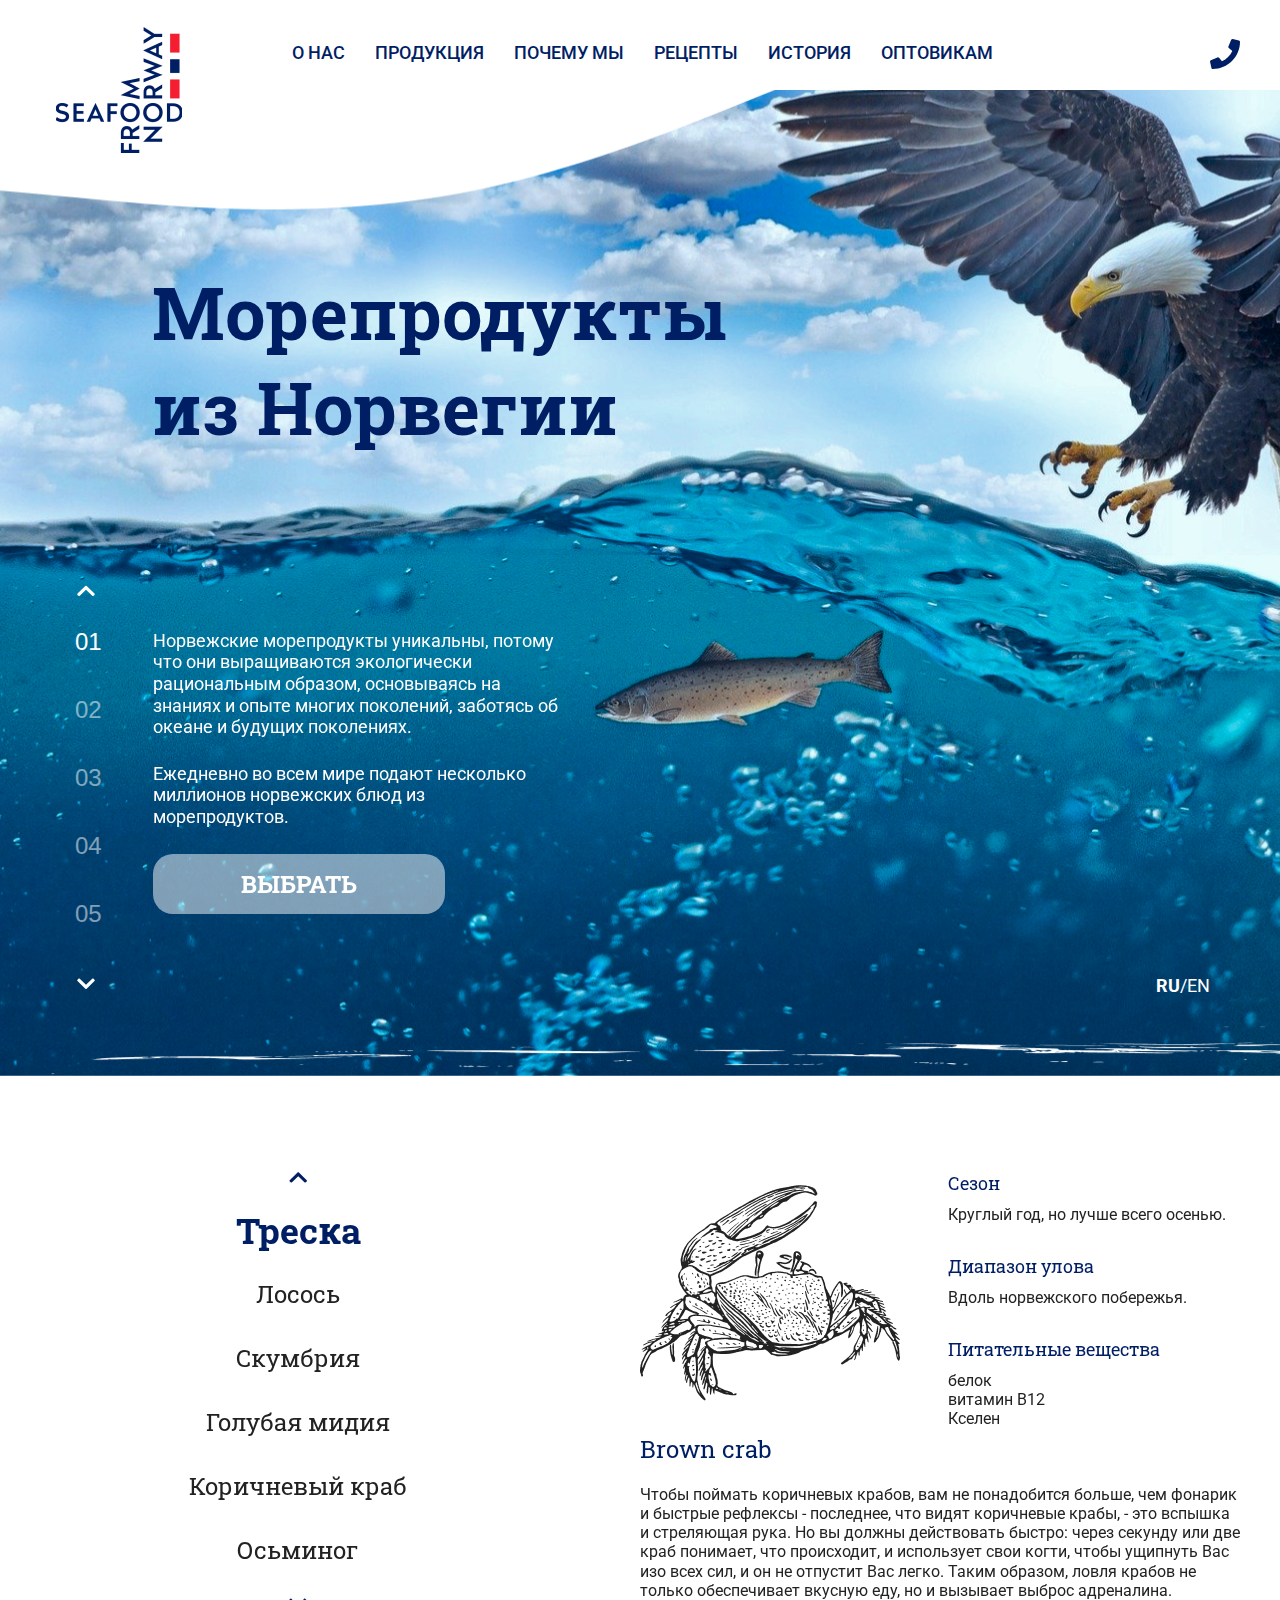
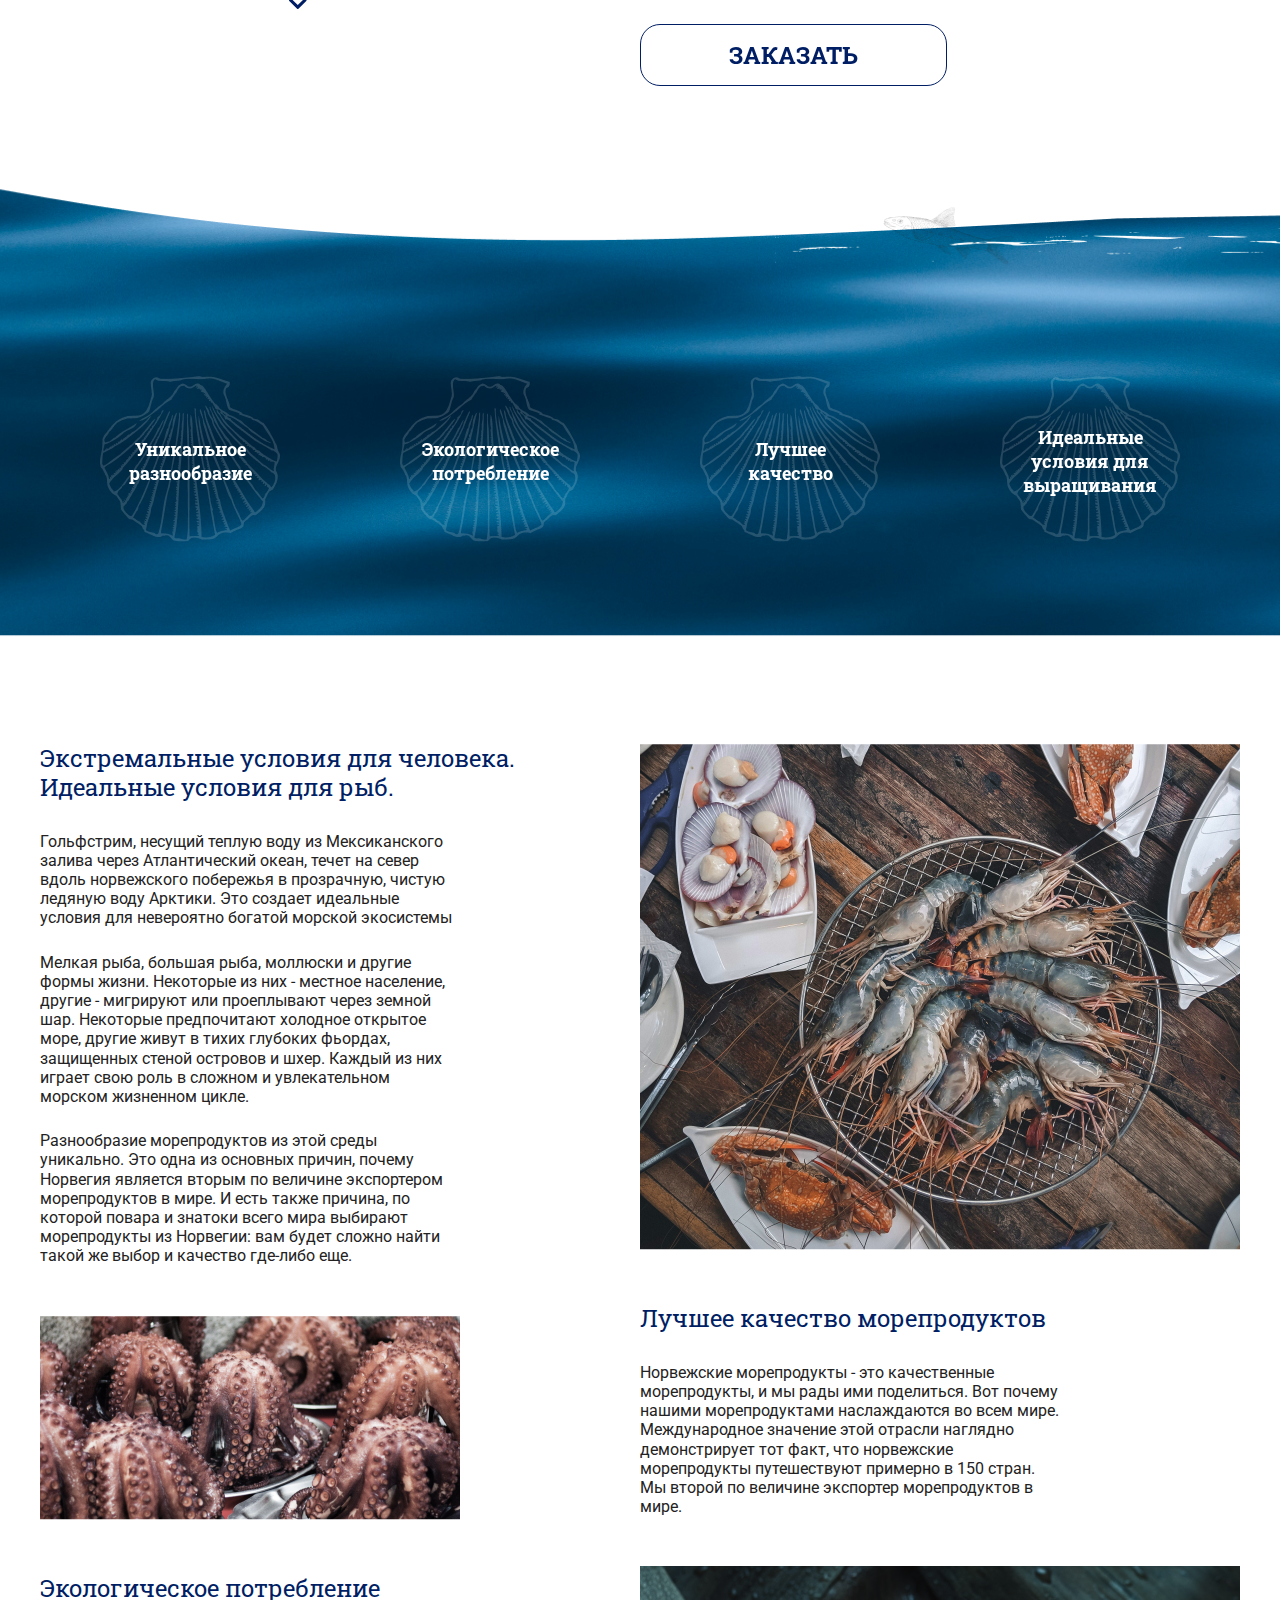
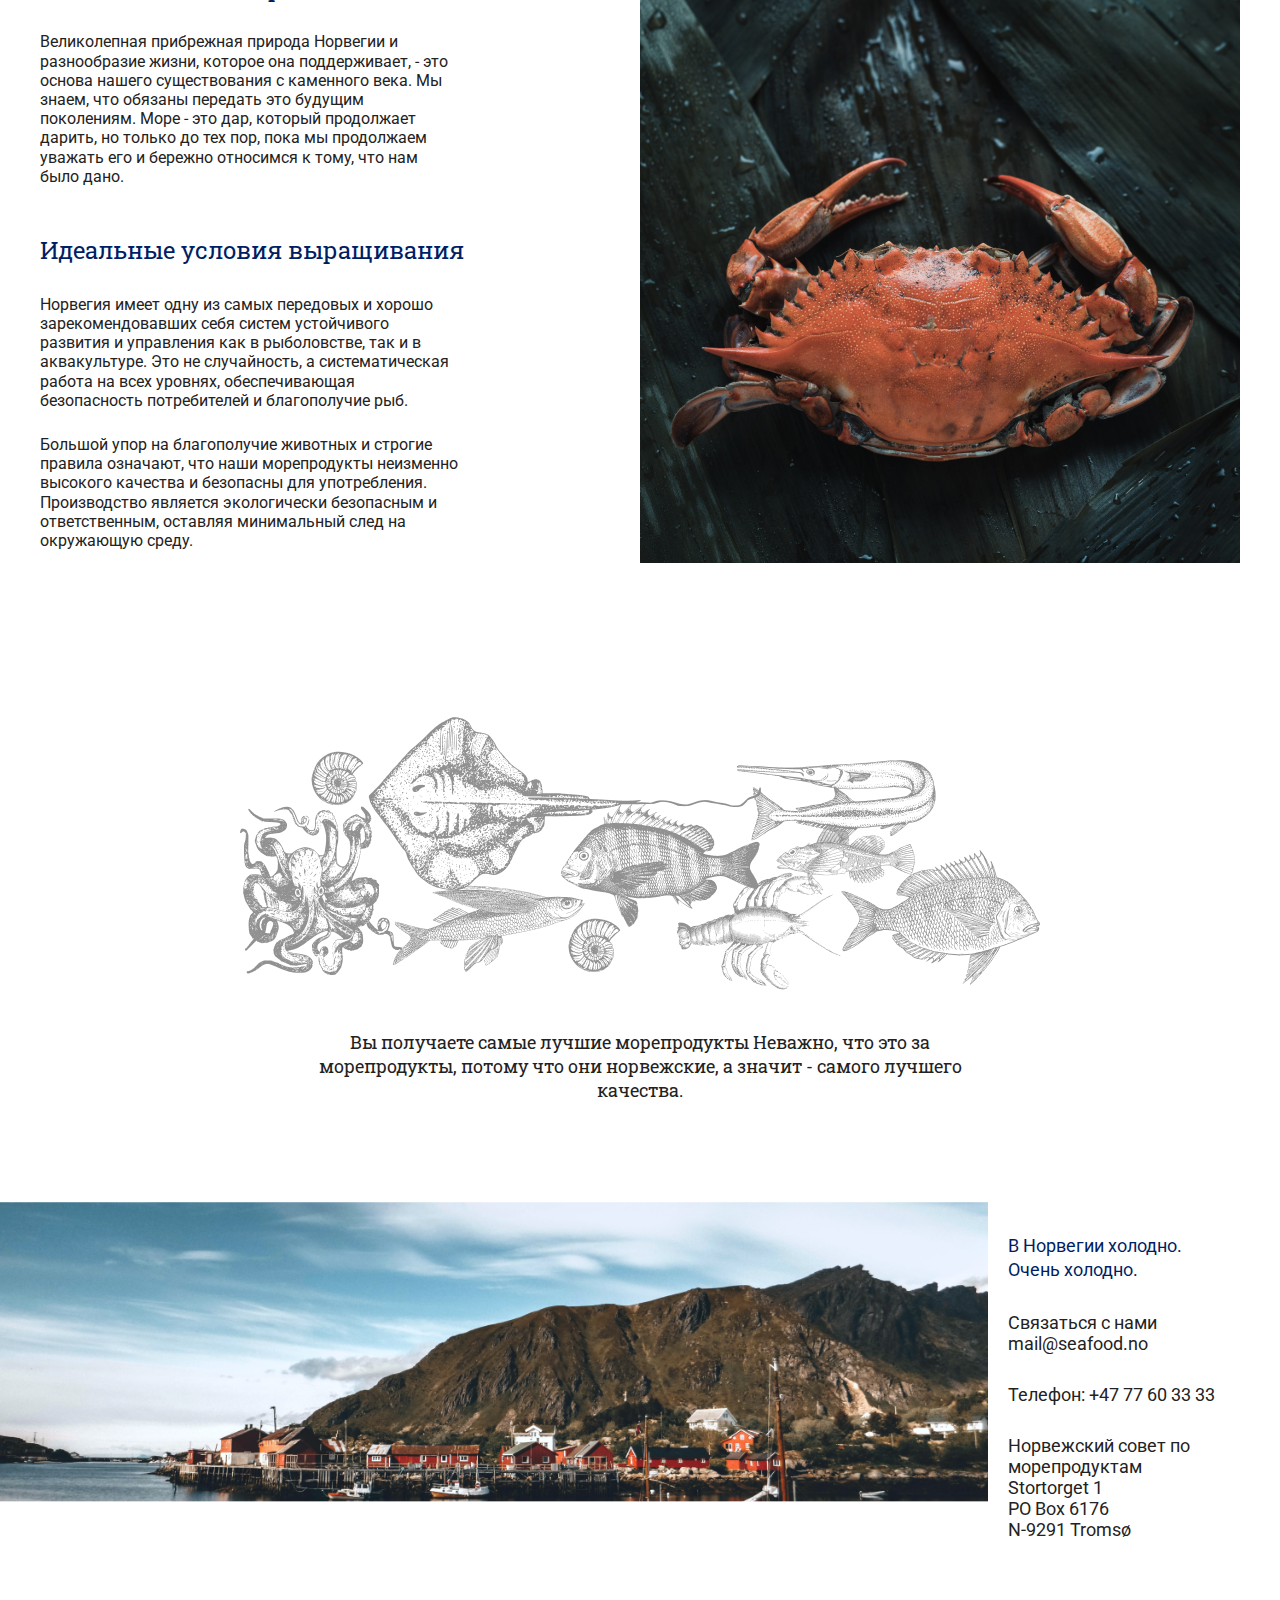
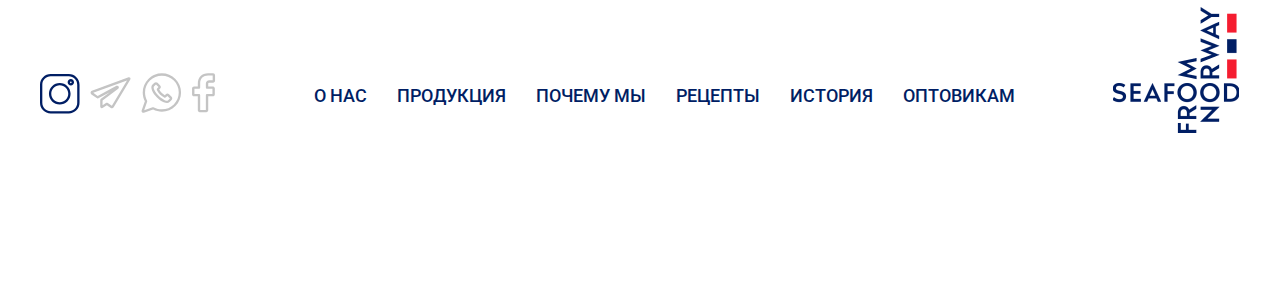
<file: sea/index.html>
<!DOCTYPE html>
<html lang="en">
<head>
   <meta charset="UTF-8">
   <meta http-equiv="X-UA-Compatible" content="IE=edge">
   <meta name="viewport" content="width=device-width, initial-scale=1.0">
   <title>Document</title>
   <link rel="stylesheet" href="css/style.css">
   <link rel="preconnect" href="https://fonts.googleapis.com">
   <link rel="preconnect" href="https://fonts.gstatic.com" crossorigin>
   <link href="https://fonts.googleapis.com/css2?family=Roboto+Slab:wght@400;500;700&family=Roboto:ital,wght@0,400;0,500;1,400;1,500&display=swap" rel="stylesheet">
   <link rel="stylesheet" type="text/css" href="css/slick.css"/>
</head>
<body>
   <div class="wrapper">

      <header class="header">
         <div class="container">
            <div class="header_inner">
               <div class="header_logo">
                  <div class="header_logo__img"><img src="img/header/1.png" alt="" class="logo"></div>
               </div>
               <div class="header_menu">
                  <ul class="menu">
                     <li>
                        <a href="" class="menu_link">О нас</a>
                     </li>
                     <li>
                        <a href="" class="menu_link">Продукция</a>
                     </li>
                     <li>
                        <a href="" class="menu_link">Почему мы</a>
                     </li>
                     <li>
                        <a href="" class="menu_link">Рецепты</a>
                     </li>
                     <li>
                        <a href="" class="menu_link">История</a>
                     </li>
                     <li>
                        <a href="" class="menu_link">Оптовикам</a>
                     </li>
                  </ul>
                  <div class="burger">
                     <div class="burger_item"></div>
                  </div>
               </div>
               <div class="header_icon">
                  <a href="#"><img src="img/header/phone.svg" alt=""></a>
               </div>
            </div>
         </div>
      </header>

      <main class="main">
         <section class="intro">
            <div class="intro_bg ibg"><img src="img/intro/bg.png" alt=""></div>
            <div class="container">
               <div class="intro_inner">
                  <div class="intro_title">Морепродукты из Норвегии</div>
                  <div class="slider">
                     <div class="intro_slider">
                        <div class="intro_slider__item">
                           <div class="intro_slider__item__text"><p>Норвежские морепродукты уникальны, потому что они выращиваются экологически рациональным образом, основываясь на знаниях и опыте многих поколений, заботясь об океане и будущих поколениях.</p>
                              <p>Ежедневно во всем мире подают несколько миллионов норвежских блюд из морепродуктов.</p></div>
                           <div class="intro_slider__item__btn"><a href="#">ВЫБРАТЬ</a></div>
                        </div>
                        <div class="intro_slider__item">
                           <div class="intro_slider__item__text"><p>Норвежские морепродукты уникальны, потому что они выращиваются экологически рациональным образом, основываясь на знаниях и опыте многих поколений, заботясь об океане и будущих поколениях.</p>
                              <p>Ежедневно во всем мире подают несколько миллионов норвежских блюд из морепродуктов.</p></div>
                           <div class="intro_slider__item__btn"><a href="#">ВЫБРАТЬ</a></div>
                        </div>
                        <div class="intro_slider__item">
                           <div class="intro_slider__item__text"><p>Норвежские морепродукты уникальны, потому что они выращиваются экологически рациональным образом, основываясь на знаниях и опыте многих поколений, заботясь об океане и будущих поколениях.</p>
                              <p>Ежедневно во всем мире подают несколько миллионов норвежских блюд из морепродуктов.</p></div>
                           <div class="intro_slider__item__btn"><a href="#">ВЫБРАТЬ</a></div>
                        </div>
                        <div class="intro_slider__item">
                           <div class="intro_slider__item__text"><p>Норвежские морепродукты уникальны, потому что они выращиваются экологически рациональным образом, основываясь на знаниях и опыте многих поколений, заботясь об океане и будущих поколениях.</p>
                              <p>Ежедневно во всем мире подают несколько миллионов норвежских блюд из морепродуктов.</p></div>
                           <div class="intro_slider__item__btn"><a href="#">ВЫБРАТЬ</a></div>
                        </div>
                        <div class="intro_slider__item">
                           <div class="intro_slider__item__text"><p>Норвежские морепродукты уникальны, потому что они выращиваются экологически рациональным образом, основываясь на знаниях и опыте многих поколений, заботясь об океане и будущих поколениях.</p>
                              <p>Ежедневно во всем мире подают несколько миллионов норвежских блюд из морепродуктов.</p></div>
                           <div class="intro_slider__item__btn"><a href="#">ВЫБРАТЬ</a></div>
                        </div>
                     </div>
                  </div>
                  <div class="intro_lang"><span class="lang_active">ru</span>/<span>en</span></div>
               </div>
            </div>
         </section>

         <section class="products">
            <div class="container">
               <div class="products_inner">
                  <div class="products_names__slider">
                     <div class="products_name">Треска</div>
                     <div class="products_name">Лосось</div>
                     <div class="products_name">Скумбрия</div>
                     <div class="products_name">Голубая мидия</div>
                     <div class="products_name">Коричневый краб</div>
                     <div class="products_name">Осьминог</div>
                     <div class="products_name">Треска</div>
                     <div class="products_name">Лосось</div>
                     <div class="products_name">Скумбрия</div>
                     <div class="products_name">Голубая мидия</div>
                  </div>
                  <div class="products_slider">
                     <div class="products_item">
                        <div class="products_info">
                           <div class="products_img"><img src="img/products/краб.png" alt=""></div>
                           <div class="products_achive">
                              <div class="products_achive__item">
                                 <div class="products_achive__item__title">Сезон</div>
                                 <div class="products_achive__item__text"><p>Круглый год, но лучше всего осенью.</p></div>
                              </div>
                              <div class="products_achive__item">
                                 <div class="products_achive__item__title">Диапазон улова</div>
                                 <div class="products_achive__item__text"><p>Вдоль норвежского побережья.</p></div>
                              </div>
                              <div class="products_achive__item">
                                 <div class="products_achive__item__title">Питательные вещества</div>
                                 <div class="products_achive__item__text">
                                    <p>белок</p>
                                    <p>витамин B12</p>
                                    <p>Кселен</p>
                                 </div>
                              </div>
                           </div>
                        </div>
                        <div class="products_item__title">Brown crab</div>
                        <div class="products_item__text">Чтобы поймать коричневых крабов, вам не понадобится больше, чем фонарик и быстрые рефлексы - последнее, что видят коричневые крабы, - это вспышка и стреляющая рука. Но вы должны действовать быстро: через секунду или две краб понимает, что происходит, и использует свои когти, чтобы ущипнуть Вас изо всех сил, и он не отпустит Вас легко. Таким образом, ловля крабов не только обеспечивает вкусную еду, но и вызывает выброс адреналина.</div>
                        <div class="products_btn"><a href="#">ЗАКАЗАТЬ</a></div>
                     </div>
                     <div class="products_item">
                        <div class="products_info">
                           <div class="products_img"><img src="img/products/краб.png" alt=""></div>
                           <div class="products_achive">
                              <div class="products_achive__item">
                                 <div class="products_achive__item__title">Сезон</div>
                                 <div class="products_achive__item__text"><p>Круглый год, но лучше всего осенью.</p></div>
                              </div>
                              <div class="products_achive__item">
                                 <div class="products_achive__item__title">Диапазон улова</div>
                                 <div class="products_achive__item__text"><p>Вдоль норвежского побережья.</p></div>
                              </div>
                              <div class="products_achive__item">
                                 <div class="products_achive__item__title">Питательные вещества</div>
                                 <div class="products_achive__item__text">
                                    <p>белок</p>
                                    <p>витамин B12</p>
                                    <p>Кселен</p>
                                 </div>
                              </div>
                           </div>
                        </div>
                        <div class="products_item__title">Brown crab</div>
                        <div class="products_item__text">Чтобы поймать коричневых крабов, вам не понадобится больше, чем фонарик и быстрые рефлексы - последнее, что видят коричневые крабы, - это вспышка и стреляющая рука. Но вы должны действовать быстро: через секунду или две краб понимает, что происходит, и использует свои когти, чтобы ущипнуть Вас изо всех сил, и он не отпустит Вас легко. Таким образом, ловля крабов не только обеспечивает вкусную еду, но и вызывает выброс адреналина.</div>
                        <div class="products_btn"><a href="#">ЗАКАЗАТЬ</a></div>
                     </div>
                     <div class="products_item">
                        <div class="products_info">
                           <div class="products_img"><img src="img/products/краб.png" alt=""></div>
                           <div class="products_achive">
                              <div class="products_achive__item">
                                 <div class="products_achive__item__title">Сезон</div>
                                 <div class="products_achive__item__text"><p>Круглый год, но лучше всего осенью.</p></div>
                              </div>
                              <div class="products_achive__item">
                                 <div class="products_achive__item__title">Диапазон улова</div>
                                 <div class="products_achive__item__text"><p>Вдоль норвежского побережья.</p></div>
                              </div>
                              <div class="products_achive__item">
                                 <div class="products_achive__item__title">Питательные вещества</div>
                                 <div class="products_achive__item__text">
                                    <p>белок</p>
                                    <p>витамин B12</p>
                                    <p>Кселен</p>
                                 </div>
                              </div>
                           </div>
                        </div>
                        <div class="products_item__title">Brown crab</div>
                        <div class="products_item__text">Чтобы поймать коричневых крабов, вам не понадобится больше, чем фонарик и быстрые рефлексы - последнее, что видят коричневые крабы, - это вспышка и стреляющая рука. Но вы должны действовать быстро: через секунду или две краб понимает, что происходит, и использует свои когти, чтобы ущипнуть Вас изо всех сил, и он не отпустит Вас легко. Таким образом, ловля крабов не только обеспечивает вкусную еду, но и вызывает выброс адреналина.</div>
                        <div class="products_btn"><a href="#">ЗАКАЗАТЬ</a></div>
                     </div>
                     <div class="products_item">
                        <div class="products_info">
                           <div class="products_img"><img src="img/products/краб.png" alt=""></div>
                           <div class="products_achive">
                              <div class="products_achive__item">
                                 <div class="products_achive__item__title">Сезон</div>
                                 <div class="products_achive__item__text"><p>Круглый год, но лучше всего осенью.</p></div>
                              </div>
                              <div class="products_achive__item">
                                 <div class="products_achive__item__title">Диапазон улова</div>
                                 <div class="products_achive__item__text"><p>Вдоль норвежского побережья.</p></div>
                              </div>
                              <div class="products_achive__item">
                                 <div class="products_achive__item__title">Питательные вещества</div>
                                 <div class="products_achive__item__text">
                                    <p>белок</p>
                                    <p>витамин B12</p>
                                    <p>Кселен</p>
                                 </div>
                              </div>
                           </div>
                        </div>
                        <div class="products_item__title">Brown crab</div>
                        <div class="products_item__text">Чтобы поймать коричневых крабов, вам не понадобится больше, чем фонарик и быстрые рефлексы - последнее, что видят коричневые крабы, - это вспышка и стреляющая рука. Но вы должны действовать быстро: через секунду или две краб понимает, что происходит, и использует свои когти, чтобы ущипнуть Вас изо всех сил, и он не отпустит Вас легко. Таким образом, ловля крабов не только обеспечивает вкусную еду, но и вызывает выброс адреналина.</div>
                        <div class="products_btn"><a href="#">ЗАКАЗАТЬ</a></div>
                     </div>
                     <div class="products_item">
                        <div class="products_info">
                           <div class="products_img"><img src="img/products/краб.png" alt=""></div>
                           <div class="products_achive">
                              <div class="products_achive__item">
                                 <div class="products_achive__item__title">Сезон</div>
                                 <div class="products_achive__item__text"><p>Круглый год, но лучше всего осенью.</p></div>
                              </div>
                              <div class="products_achive__item">
                                 <div class="products_achive__item__title">Диапазон улова</div>
                                 <div class="products_achive__item__text"><p>Вдоль норвежского побережья.</p></div>
                              </div>
                              <div class="products_achive__item">
                                 <div class="products_achive__item__title">Питательные вещества</div>
                                 <div class="products_achive__item__text">
                                    <p>белок</p>
                                    <p>витамин B12</p>
                                    <p>Кселен</p>
                                 </div>
                              </div>
                           </div>
                        </div>
                        <div class="products_item__title">Brown crab</div>
                        <div class="products_item__text">Чтобы поймать коричневых крабов, вам не понадобится больше, чем фонарик и быстрые рефлексы - последнее, что видят коричневые крабы, - это вспышка и стреляющая рука. Но вы должны действовать быстро: через секунду или две краб понимает, что происходит, и использует свои когти, чтобы ущипнуть Вас изо всех сил, и он не отпустит Вас легко. Таким образом, ловля крабов не только обеспечивает вкусную еду, но и вызывает выброс адреналина.</div>
                        <div class="products_btn"><a href="#">ЗАКАЗАТЬ</a></div>
                     </div>
                     <div class="products_item">
                        <div class="products_info">
                           <div class="products_img"><img src="img/products/краб.png" alt=""></div>
                           <div class="products_achive">
                              <div class="products_achive__item">
                                 <div class="products_achive__item__title">Сезон</div>
                                 <div class="products_achive__item__text"><p>Круглый год, но лучше всего осенью.</p></div>
                              </div>
                              <div class="products_achive__item">
                                 <div class="products_achive__item__title">Диапазон улова</div>
                                 <div class="products_achive__item__text"><p>Вдоль норвежского побережья.</p></div>
                              </div>
                              <div class="products_achive__item">
                                 <div class="products_achive__item__title">Питательные вещества</div>
                                 <div class="products_achive__item__text">
                                    <p>белок</p>
                                    <p>витамин B12</p>
                                    <p>Кселен</p>
                                 </div>
                              </div>
                           </div>
                        </div>
                        <div class="products_item__title">Brown crab</div>
                        <div class="products_item__text">Чтобы поймать коричневых крабов, вам не понадобится больше, чем фонарик и быстрые рефлексы - последнее, что видят коричневые крабы, - это вспышка и стреляющая рука. Но вы должны действовать быстро: через секунду или две краб понимает, что происходит, и использует свои когти, чтобы ущипнуть Вас изо всех сил, и он не отпустит Вас легко. Таким образом, ловля крабов не только обеспечивает вкусную еду, но и вызывает выброс адреналина.</div>
                        <div class="products_btn"><a href="#">ЗАКАЗАТЬ</a></div>
                     </div>
                     <div class="products_item">
                        <div class="products_info">
                           <div class="products_img"><img src="img/products/краб.png" alt=""></div>
                           <div class="products_achive">
                              <div class="products_achive__item">
                                 <div class="products_achive__item__title">Сезон</div>
                                 <div class="products_achive__item__text"><p>Круглый год, но лучше всего осенью.</p></div>
                              </div>
                              <div class="products_achive__item">
                                 <div class="products_achive__item__title">Диапазон улова</div>
                                 <div class="products_achive__item__text"><p>Вдоль норвежского побережья.</p></div>
                              </div>
                              <div class="products_achive__item">
                                 <div class="products_achive__item__title">Питательные вещества</div>
                                 <div class="products_achive__item__text">
                                    <p>белок</p>
                                    <p>витамин B12</p>
                                    <p>Кселен</p>
                                 </div>
                              </div>
                           </div>
                        </div>
                        <div class="products_item__title">Brown crab</div>
                        <div class="products_item__text">Чтобы поймать коричневых крабов, вам не понадобится больше, чем фонарик и быстрые рефлексы - последнее, что видят коричневые крабы, - это вспышка и стреляющая рука. Но вы должны действовать быстро: через секунду или две краб понимает, что происходит, и использует свои когти, чтобы ущипнуть Вас изо всех сил, и он не отпустит Вас легко. Таким образом, ловля крабов не только обеспечивает вкусную еду, но и вызывает выброс адреналина.</div>
                        <div class="products_btn"><a href="#">ЗАКАЗАТЬ</a></div>
                     </div>
                     <div class="products_item">
                        <div class="products_info">
                           <div class="products_img"><img src="img/products/краб.png" alt=""></div>
                           <div class="products_achive">
                              <div class="products_achive__item">
                                 <div class="products_achive__item__title">Сезон</div>
                                 <div class="products_achive__item__text"><p>Круглый год, но лучше всего осенью.</p></div>
                              </div>
                              <div class="products_achive__item">
                                 <div class="products_achive__item__title">Диапазон улова</div>
                                 <div class="products_achive__item__text"><p>Вдоль норвежского побережья.</p></div>
                              </div>
                              <div class="products_achive__item">
                                 <div class="products_achive__item__title">Питательные вещества</div>
                                 <div class="products_achive__item__text">
                                    <p>белок</p>
                                    <p>витамин B12</p>
                                    <p>Кселен</p>
                                 </div>
                              </div>
                           </div>
                        </div>
                        <div class="products_item__title">Brown crab</div>
                        <div class="products_item__text">Чтобы поймать коричневых крабов, вам не понадобится больше, чем фонарик и быстрые рефлексы - последнее, что видят коричневые крабы, - это вспышка и стреляющая рука. Но вы должны действовать быстро: через секунду или две краб понимает, что происходит, и использует свои когти, чтобы ущипнуть Вас изо всех сил, и он не отпустит Вас легко. Таким образом, ловля крабов не только обеспечивает вкусную еду, но и вызывает выброс адреналина.</div>
                        <div class="products_btn"><a href="#">ЗАКАЗАТЬ</a></div>
                     </div>
                     <div class="products_item">
                        <div class="products_info">
                           <div class="products_img"><img src="img/products/краб.png" alt=""></div>
                           <div class="products_achive">
                              <div class="products_achive__item">
                                 <div class="products_achive__item__title">Сезон</div>
                                 <div class="products_achive__item__text"><p>Круглый год, но лучше всего осенью.</p></div>
                              </div>
                              <div class="products_achive__item">
                                 <div class="products_achive__item__title">Диапазон улова</div>
                                 <div class="products_achive__item__text"><p>Вдоль норвежского побережья.</p></div>
                              </div>
                              <div class="products_achive__item">
                                 <div class="products_achive__item__title">Питательные вещества</div>
                                 <div class="products_achive__item__text">
                                    <p>белок</p>
                                    <p>витамин B12</p>
                                    <p>Кселен</p>
                                 </div>
                              </div>
                           </div>
                        </div>
                        <div class="products_item__title">Brown crab</div>
                        <div class="products_item__text">Чтобы поймать коричневых крабов, вам не понадобится больше, чем фонарик и быстрые рефлексы - последнее, что видят коричневые крабы, - это вспышка и стреляющая рука. Но вы должны действовать быстро: через секунду или две краб понимает, что происходит, и использует свои когти, чтобы ущипнуть Вас изо всех сил, и он не отпустит Вас легко. Таким образом, ловля крабов не только обеспечивает вкусную еду, но и вызывает выброс адреналина.</div>
                        <div class="products_btn"><a href="#">ЗАКАЗАТЬ</a></div>
                     </div>
                     <div class="products_item">
                        <div class="products_info">
                           <div class="products_img"><img src="img/products/краб.png" alt=""></div>
                           <div class="products_achive">
                              <div class="products_achive__item">
                                 <div class="products_achive__item__title">Сезон</div>
                                 <div class="products_achive__item__text"><p>Круглый год, но лучше всего осенью.</p></div>
                              </div>
                              <div class="products_achive__item">
                                 <div class="products_achive__item__title">Диапазон улова</div>
                                 <div class="products_achive__item__text"><p>Вдоль норвежского побережья.</p></div>
                              </div>
                              <div class="products_achive__item">
                                 <div class="products_achive__item__title">Питательные вещества</div>
                                 <div class="products_achive__item__text">
                                    <p>белок</p>
                                    <p>витамин B12</p>
                                    <p>Кселен</p>
                                 </div>
                              </div>
                           </div>
                        </div>
                        <div class="products_item__title">Brown crab</div>
                        <div class="products_item__text">Чтобы поймать коричневых крабов, вам не понадобится больше, чем фонарик и быстрые рефлексы - последнее, что видят коричневые крабы, - это вспышка и стреляющая рука. Но вы должны действовать быстро: через секунду или две краб понимает, что происходит, и использует свои когти, чтобы ущипнуть Вас изо всех сил, и он не отпустит Вас легко. Таким образом, ловля крабов не только обеспечивает вкусную еду, но и вызывает выброс адреналина.</div>
                        <div class="products_btn"><a href="#">ЗАКАЗАТЬ</a></div>
                     </div>
                  </div>
               </div>
            </div>
         </section>

         <section class="reasons">
            <div class="reasons_bg ibg"><img src="img/reasons/bg.png" alt=""></div>
            <div class="container">
               <div class="reasons_inner">
                  <div class="reasons_items">
                     <div class="reason_item">
                        <div class="reason_item__bg"><img src="img/reasons/1.png" alt=""></div>
                        <div class="reason_item__text">Уникальное разнообразие</div>
                     </div>
                     <div class="reason_item">
                        <div class="reason_item__bg"><img src="img/reasons/1.png" alt=""></div>
                        <div class="reason_item__text">Экологическое потребление</div>
                     </div>
                     <div class="reason_item">
                        <div class="reason_item__bg"><img src="img/reasons/1.png" alt=""></div>
                        <div class="reason_item__text">Лучшее качество</div>
                     </div>
                     <div class="reason_item">
                        <div class="reason_item__bg"><img src="img/reasons/1.png" alt=""></div>
                        <div class="reason_item__text">Идеальные условия для выращивания</div>
                     </div>
                  </div>
               </div>
            </div>
         </section>
         
         <section class="about">
            <div class="container">
               <div class="about_inner">
                  <div class="about_cols">
                     <div class="about_col about_col__first">
                        <div class="about_title">Экстремальные условия для человека. Идеальные условия для рыб.</div>
                        <div class="about_text">
                           <p>Гольфстрим, несущий теплую воду из Мексиканского залива через Атлантический океан, течет на север вдоль норвежского побережья в прозрачную, чистую ледяную воду Арктики. Это создает идеальные условия для невероятно богатой морской экосистемы</p>
                           <p>Мелкая рыба, большая рыба, моллюски и другие формы жизни. Некоторые из них - местное население, другие - мигрируют или проеплывают через земной шар. Некоторые предпочитают холодное открытое море, другие живут в тихих глубоких фьордах, защищенных стеной островов и шхер. Каждый из них играет свою роль в сложном и увлекательном морском жизненном цикле.</p>
                           <p>Разнообразие морепродуктов из этой среды уникально. Это одна из основных причин, почему Норвегия является вторым по величине экспортером морепродуктов в мире. И есть также причина, по которой повара и знатоки всего мира выбирают морепродукты из Норвегии: вам будет сложно найти такой же выбор и качество где-либо еще.</p>
                        </div>
                        <div class="about_img"><img src="img/about/1.png" alt=""></div>
                        <div class="about_title">Экологическое потребление</div>
                        <div class="about_text">
                           <p>Великолепная прибрежная природа Норвегии и разнообразие жизни, которое она поддерживает, - это основа нашего существования с каменного века. Мы знаем, что обязаны передать это будущим поколениям. Море - это дар, который продолжает дарить, но только до тех пор, пока мы продолжаем уважать его и бережно относимся к тому, что нам было дано.</p>
                        </div>
                        <div class="about_title">Идеальные условия выращивания</div>
                        <div class="about_text">
                           <p>Норвегия имеет одну из самых передовых и хорошо зарекомендовавших себя систем устойчивого развития и управления как в рыболовстве, так и в аквакультуре. Это не случайность, а систематическая работа на всех уровнях, обеспечивающая безопасность потребителей и благополучие рыб.</p>
                           <p>Большой упор на благополучие животных и строгие правила означают, что наши морепродукты неизменно высокого качества и безопасны для употребления. Производство является экологически безопасным и ответственным, оставляя минимальный след на окружающую среду.</p>
                        </div>
                     </div>
                     <div class="about_col about_col__second">
                        <div class="about_img"><img src="img/about/2.png" alt=""></div>
                        <div class="about_title">Лучшее качество морепродуктов</div>
                        <div class="about_text">
                           <p>Норвежские морепродукты - это качественные морепродукты, и мы рады ими поделиться. 
                              Вот почему нашими морепродуктами наслаждаются во всем мире. Международное значение этой отрасли наглядно демонстрирует тот факт, что норвежские морепродукты путешествуют примерно в 150 стран. Мы второй по величине экспортер морепродуктов в мире.</p>
                        </div>
                        <div class="about_img"><img src="img/about/3.png" alt=""></div>
                     </div>
                  </div>
                  <div class="about_best">
                     <div class="about_best_img"><img src="img/about/4.png" alt=""></div>
                     <div class="about_best__text">Вы получаете самые лучшие морепродукты
                        Неважно, что это за морепродукты, потому что они норвежские, 
                        а значит - самого лучшего качества.
                     </div>
                  </div>
               </div>
            </div>
         </section>

         <section class="contact">
            <div class="contact_inner">
               <div class="contact_img">
                  <img src="img/contact/1.png" alt="">
               </div>
               <div class="contact_main">
                  <div class="contact_text contact_title">
                     <div class="contact_text__text">В Норвегии холодно.</div>
                     <div class="contact_text__text">Очень холодно.</div> 
                  </div>
                  <div class="contact_text">
                     <div class="contact_text__text">Связаться с нами</div>
                     <div class="contact_text__text">mail@seafood.no</div>         
                  </div>
                  <div class="contact_text">
                     <div class="contact_text__text">Телефон: +47 77 60 33 33</div>
                  </div>
                  <div class="contact_text">
                     <div class="contact_text__text">Норвежский совет по морепродуктам</div>
                     <div class="contact_text__text">Stortorget 1</div>
                     <div class="contact_text__text">PO Box 6176 </div>
                     <div class="contact_text__text">N-9291 Tromsø</div>
                  </div>
               </div>
            </div>
         </section>

      </main>

      <footer class="footer">
         <div class="container">
            <div class="footer_inner">
               <div class="footer_icons">
                  <div class="footer_icon"><a href="#"><img src="img/footer/instagram.svg" alt=""></a></div>
                  <div class="footer_icon"><a href="#"><img src="img/footer/telegram.svg" alt=""></a></div>
                  <div class="footer_icon"><a href="#"><img src="img/footer/whatsapp.svg" alt=""></a></div>
                  <div class="footer_icon"><a href="#"><img src="img/footer/facebook.svg" alt=""></a></div>
               </div>
               <div class="footer_menu">
                  <ul>
                     <li><a href="#">О нас</a></li>
                     <li><a href="#">Продукция</a></li>
                     <li><a href="#">Почему мы</a></li>
                     <li><a href="#">Рецепты</a></li>
                     <li><a href="#">История</a></li>
                     <li><a href="#">Оптовикам</a></li>                      
                  </ul>
               </div>
               <div class="footer_logo">
                  <img src="img/header/1.png" alt="">
               </div>
            </div>
         </div>
      </footer>
   
   </div>
   <script src="js/jquery-3.6.0.min.js"></script>
   <script src="js/slick.min.js"></script>
   <script src="js/script.js"></script>
</body>
</html>
</file>
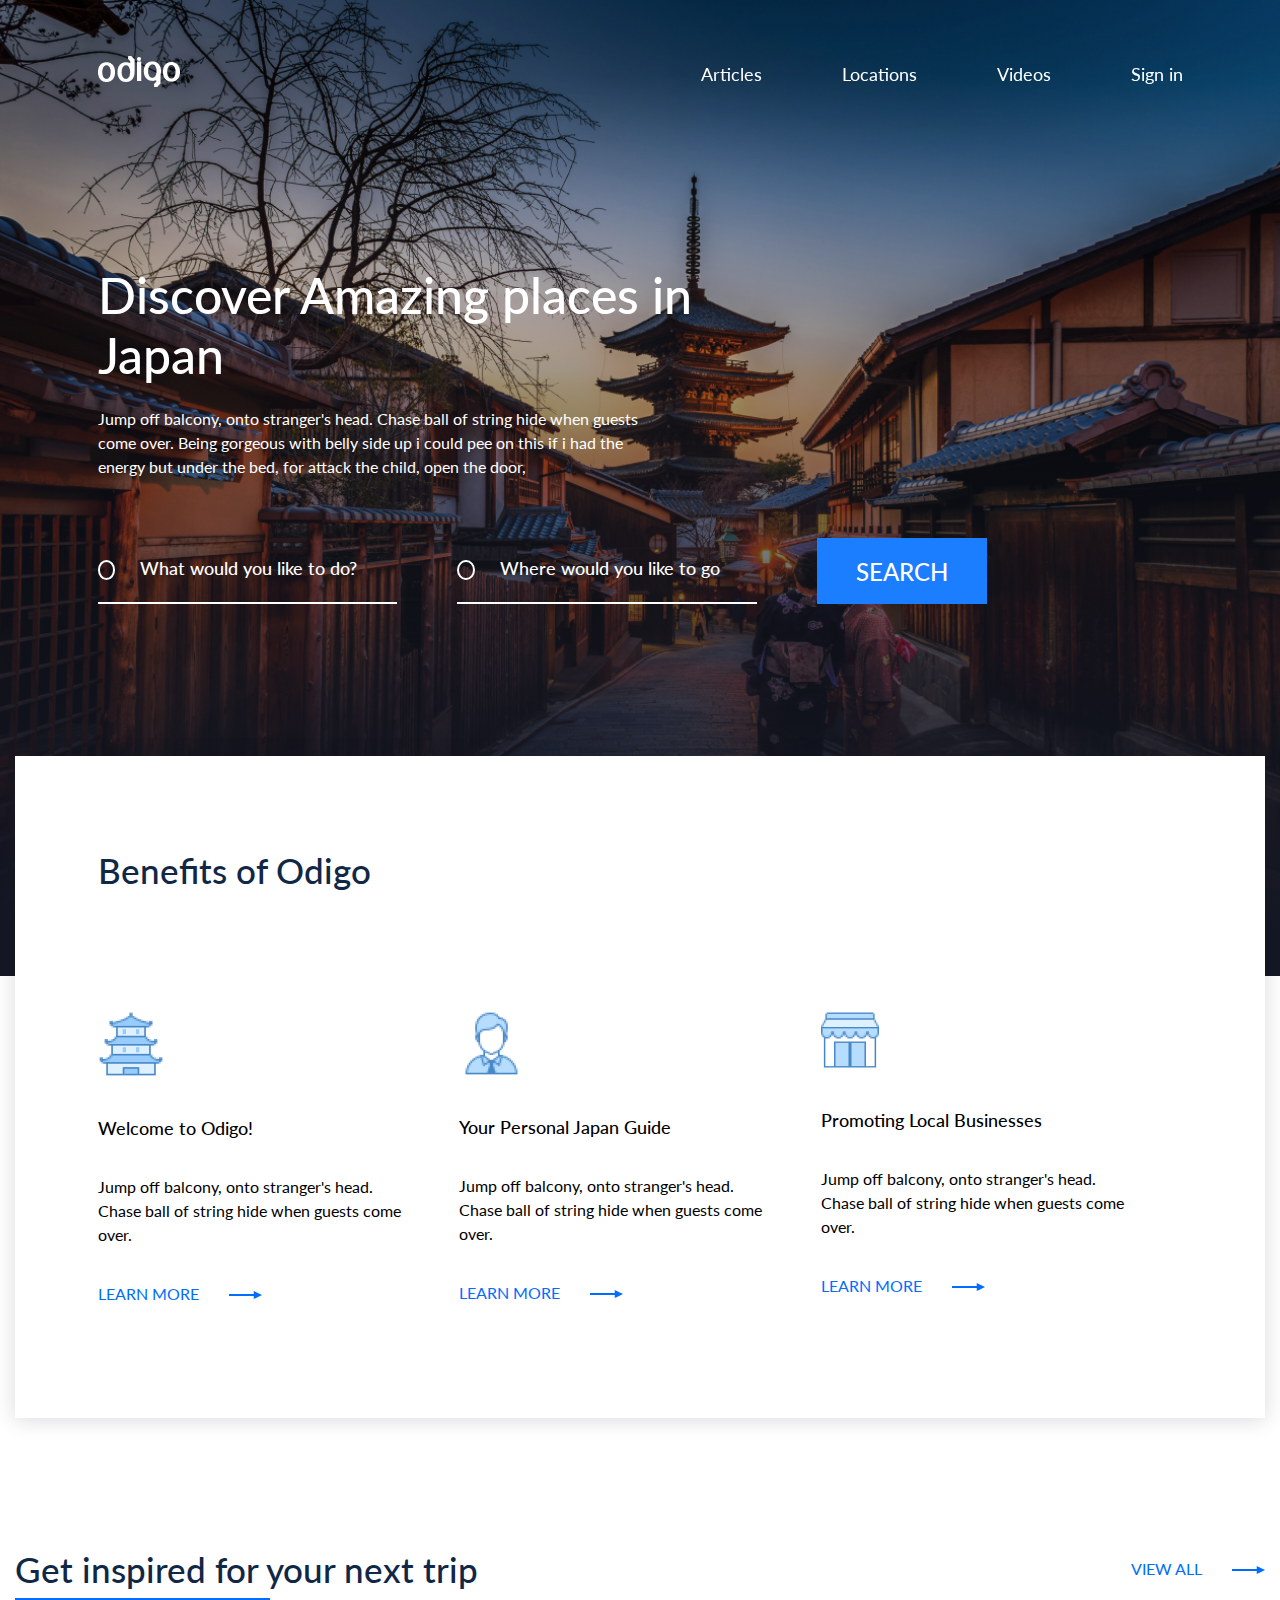
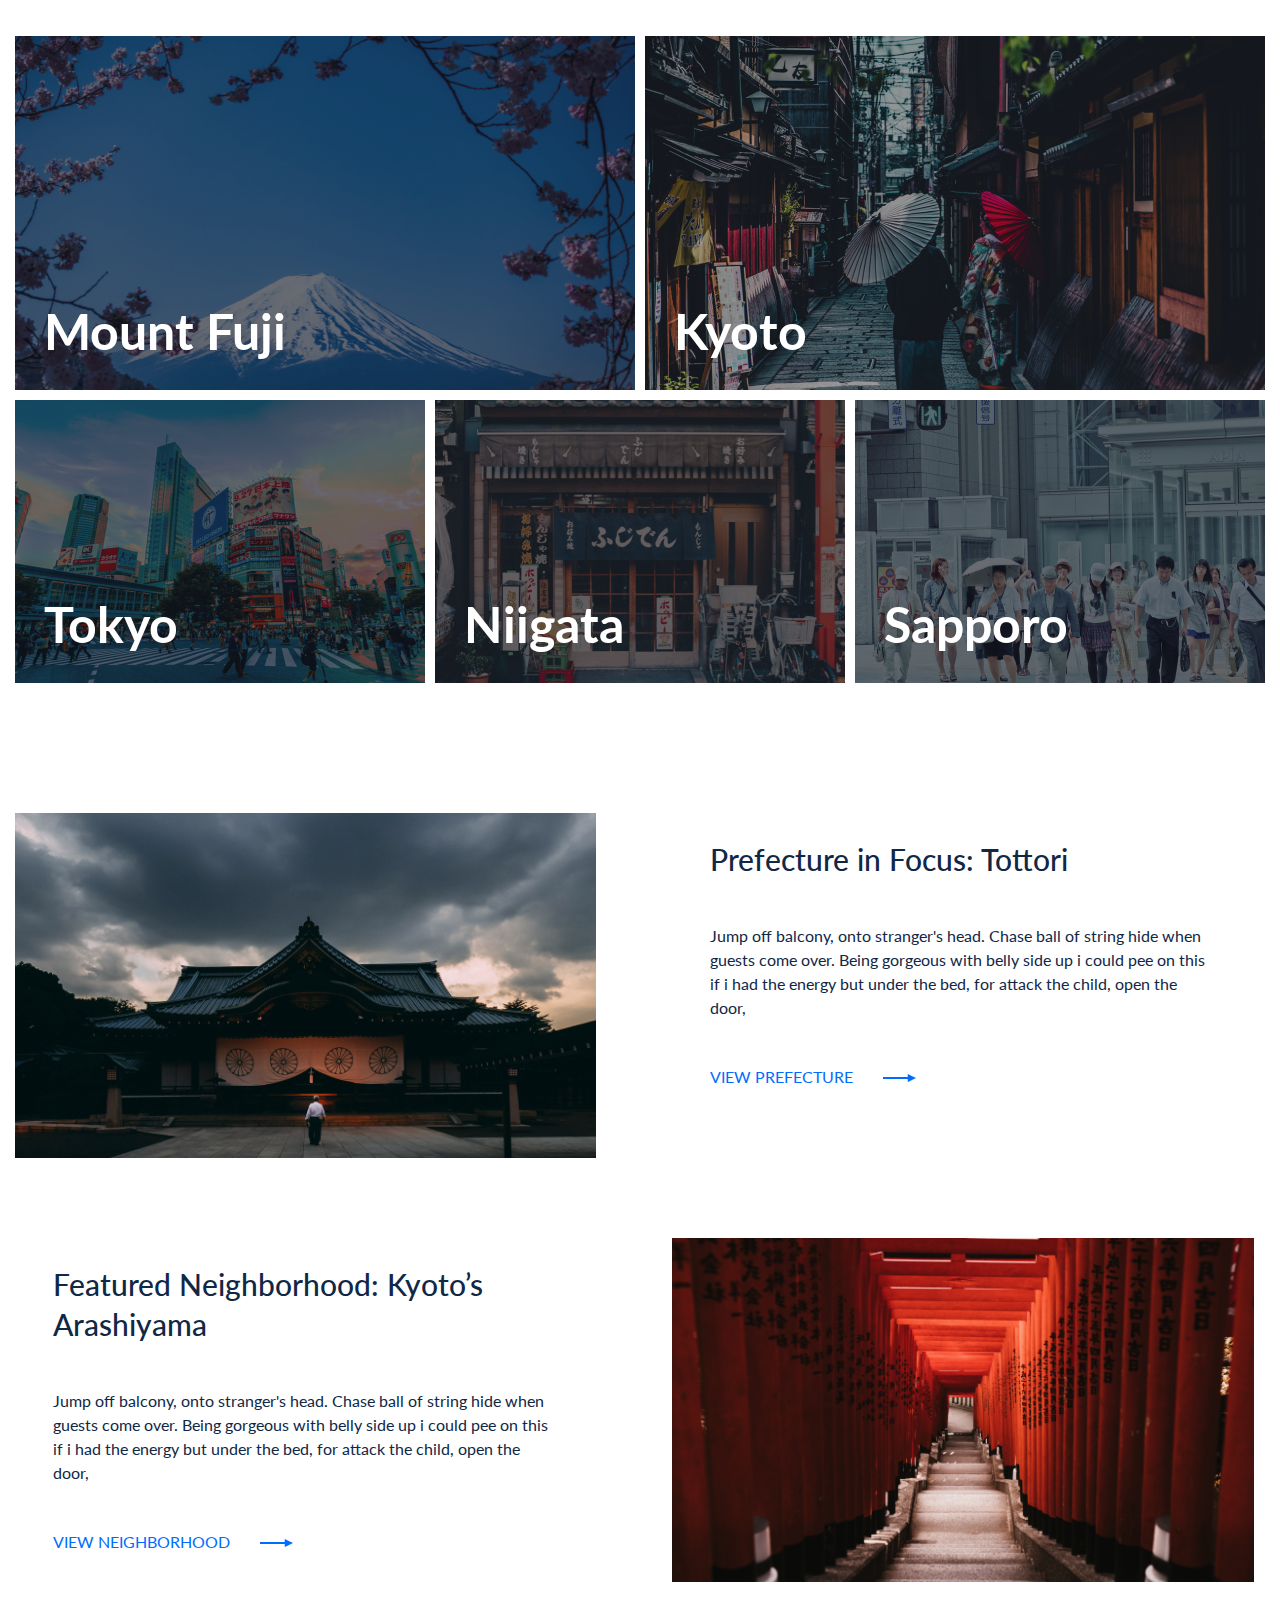
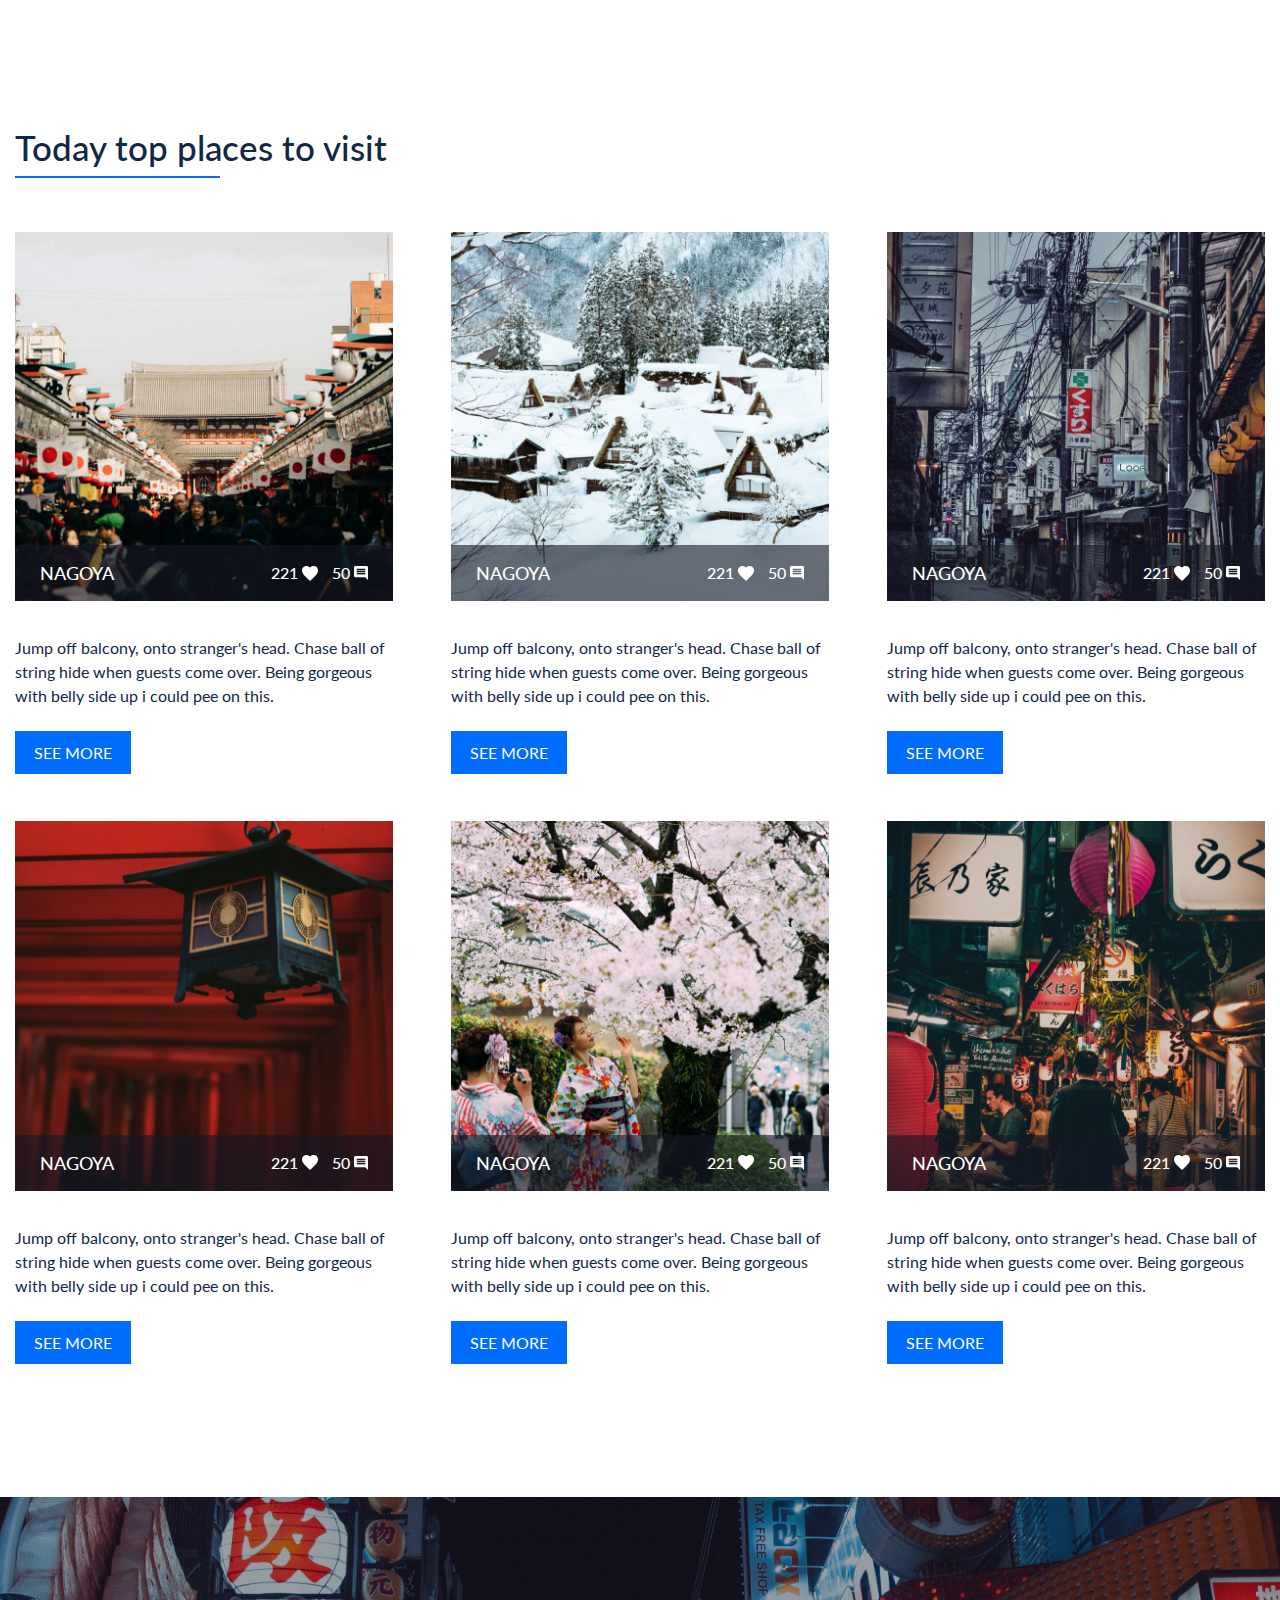
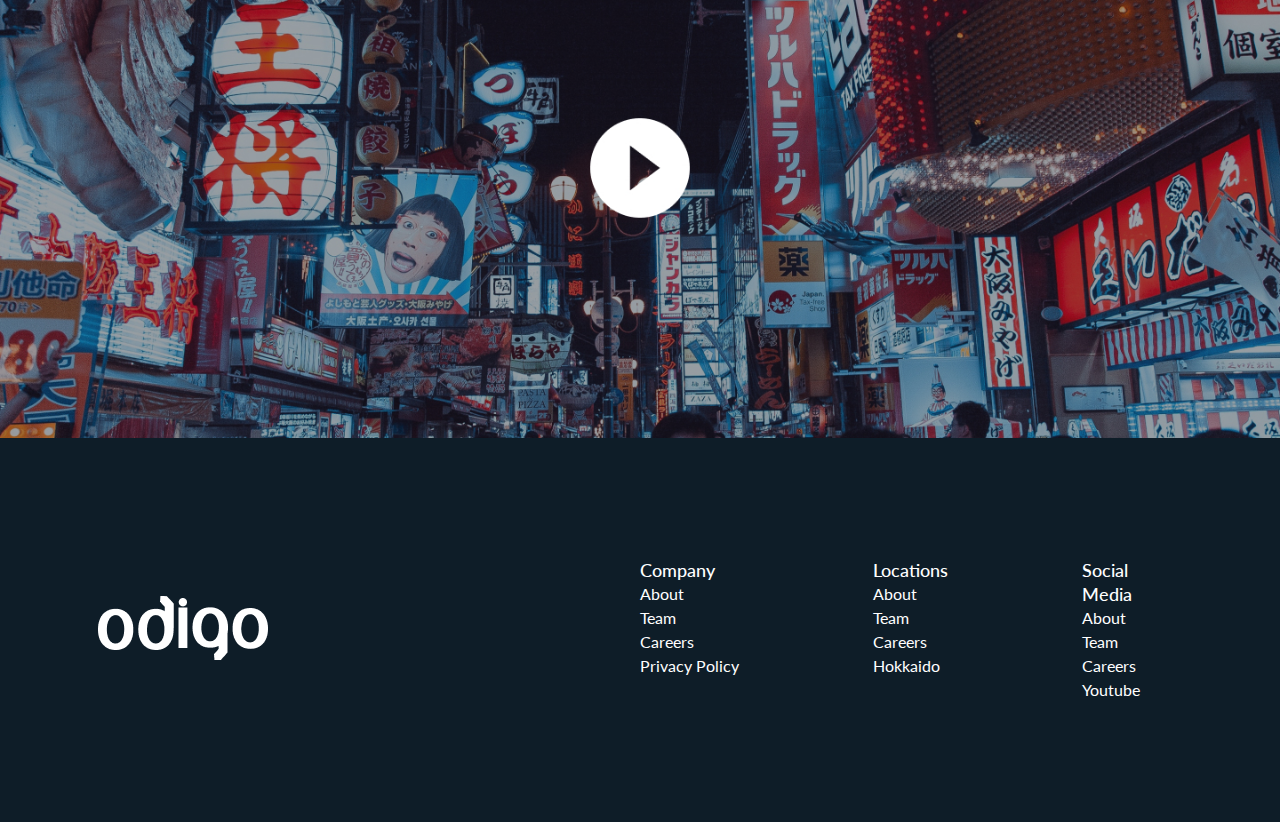
<file: travel/index.html>
<!DOCTYPE html>
<html lang="en">
<head>
    <title>Document</title>
    <meta charset="UTF-8">
    <meta name="viewport" content="width=device-width, initial-scale=1">
    <link rel="stylesheet" href="css/style.css">
    <link rel="preconnect" href="https://fonts.googleapis.com">
    <link rel="preconnect" href="https://fonts.gstatic.com" crossorigin>
    <link href="https://fonts.googleapis.com/css2?family=Lato:ital,wght@0,300;0,400;0,700;0,900;1,100;1,300;1,400;1,700;1,900&display=swap" rel="stylesheet">
</head>
<body>
    
    <header class="header">
        <div class="mini_container">
            <div class="header_inner">
                <div class="header_logo"><img src="img/header/1.png" alt=""></div>
                <div class="header_menu">
                    <ul class="menu">
                        <li><a href="#" class="menu_link">Articles</a></li>
                        <li><a href="#" class="menu_link">Locations</a></li>
                        <li><a href="#" class="menu_link">Videos</a></li>
                        <li><a href="#" class="menu_link">Sign in</a></li>
                    </ul>
                    <div class="burger">
                        <div class="burger_item"></div>
                    </div>
                </div>
            </div>
        </div>
    </header>
    
    <section class="intro">
        <div class="intro_bg ibg"><img src="img/intro/1.jpg" alt=""></div>
        <div class="mini_container">
            <div class="intro_inner">
                <div class="intro_inner__content">
                    <div class="intro_title">Discover Amazing places in Japan</div>
                    <div class="intro_text">Jump off balcony, onto stranger's head. Chase ball of string hide when guests come over. Being gorgeous with belly side up i could pee on this if i had the energy but under the bed, for attack the child, open the door, </div>
                </div>
                <form name = 'where' class="where">
                    <div class="intro_inputs">
                        <div class="intro_info">
                            <div class="intro_circle"></div>
                            <input type="text" name="do" placeholder="What would you like to do?">
                        </div>
                        <div class="intro_info">
                            <div class="intro_circle"></div>
                            <input type="text" name="go" placeholder="Where would you like to go?">
                        </div>
                            <button type="submit">search</button>
                            <div class="error"></div>
                    </div>
                </form>
            </div>
        </div>
    </section>
    
    <section class="benefits">
        <div class="container">
            <div class="benefits_inner">
                <div class="mini_container">
                    <div class="benefits_content">
                        <div class="benefits_title">Benefits of Odigo</div>
                        <div class="benefits_items">
                            <div class="benefits_item">
                                <div class="benefits_item_logo"><img src="img/benefits/1.png" alt=""></div>
                                <div class="benefits_item__title">Welcome to Odigo!</div>
                                <div class="benefits_item__text">Jump off balcony, onto stranger's head. Chase ball of string hide when guests come over.</div>
                                <div class="benefits_item__links">
                                    <a href="#" class="benefits_item_link">LEARN MORE</a>
                                    <a href="benefits_item_shape"><img src="img/benefits/Shape.png" alt=""></a>
                                </div>
                            </div>
                            <div class="benefits_item">
                                <div class="benefits_item_logo"><img src="img/benefits/2.png" alt=""></div>
                                <div class="benefits_item__title">Your Personal Japan Guide</div>
                                <div class="benefits_item__text">Jump off balcony, onto stranger's head. Chase ball of string hide when guests come over.</div>
                                <div class="benefits_item__links">
                                    <a href="#" class="benefits_item_link">LEARN MORE</a>
                                    <a href="benefits_item_shape"><img src="img/benefits/Shape.png" alt=""></a>
                                </div>
                            </div>
                            <div class="benefits_item">
                                <div class="benefits_item_logo"><img src="img/benefits/3.png" alt=""></div>
                                <div class="benefits_item__title">Promoting Local Businesses</div>
                                <div class="benefits_item__text">Jump off balcony, onto stranger's head. Chase ball of string hide when guests come over.</div>
                                <div class="benefits_item__links">
                                    <a href="#" class="benefits_item_link">LEARN MORE</a>
                                    <a href="benefits_item_shape"><img src="img/benefits/Shape.png" alt=""></a>
                                </div>
                            </div>
                        </div>
                    </div>
                </div>
            </div>
        </div>
    </section>
    
    <section class="trip">
        <div class="container">
            <div class="trip_inner">
                <div class="trip_header">
                    <div class="trip_title">Get inspired for your next trip</div>
                    <div class="benefits_item__links">
                        <a href="#" class="benefits_item_link">view all</a>
                        <a href="benefits_item_shape"><img src="img/benefits/Shape.png" alt=""></a>
                    </div>
                </div>
                <div class="trip_gallery">
                    <div class="trip_gallery__firstline">
                        <div class="trip_item">
                            <div class="trip_img ibg"><img src="img/trip/1.jpg" alt=""></div>
                            <div class="trip_item__title">Mount Fuji</div>
                        </div>
                        <div class="trip_item">
                            <div class="trip_img ibg"><img src="img/trip/2.png" alt=""></div>
                            <div class="trip_item__title">Kyoto</div>
                        </div>
                    </div>
                    <div class="trip_gallery__secondline">
                        <div class="trip_item">
                            <div class="trip_img ibg"><img src="img/trip/3.png" alt=""></div>
                            <div class="trip_item__title">Tokyo</div>
                        </div>
                        <div class="trip_item">
                            <div class="trip_img ibg"><img src="img/trip/4.png" alt=""></div>
                            <div class="trip_item__title">Niigata</div>
                        </div>
                        <div class="trip_item">
                            <div class="trip_img ibg"><img src="img/trip/5.png" alt=""></div>
                            <div class="trip_item__title">Sapporo</div>
                        </div>
                    </div>
                    
                </div>
                
            </div>
        </div>
    </section>
    
    <section class="nei">
        <div class="container">
            <div class="nei_inner">
                <div class="nei_img"><img src="img/nei/1.png" alt=""></div>
                <div class="nei_text">
                    <div class="nei_text__title">Prefecture in Focus: Tottori</div>
                    <div class="nei_text__text">Jump off balcony, onto stranger's head. Chase ball of string hide when guests come over. Being gorgeous with belly side up i could pee on this if i had the energy but under the bed, for attack the child, open the door, </div>
                    <div class="benefits_item__links">
                        <a href="#" class="benefits_item_link">VIEW PREFECTURE</a>
                        <a href="benefits_item_shape"><img src="img/benefits/Shape.png" alt=""></a>
                    </div>
                </div>
                <div class="nei_text">
                    <div class="nei_text__title">Featured Neighborhood: Kyoto’s Arashiyama</div>
                    <div class="nei_text__text">Jump off balcony, onto stranger's head. Chase ball of string hide when guests come over. Being gorgeous with belly side up i could pee on this if i had the energy but under the bed, for attack the child, open the door, </div>
                    <div class="benefits_item__links">
                        <a href="#" class="benefits_item_link">VIEW NEIGHBORHOOD</a>
                        <a href="benefits_item_shape"><img src="img/benefits/Shape.png" alt=""></a>
                    </div>
                </div>
                <div class="nei_img"><img src="img/nei/2.png" alt=""></div>   
            </div>
        </div>
    </section>
    
    <section class="places">
        <div class="container">
            <div class="places_inner">
                <div class="places_inner__header">
                    <div class="places_title">Today top places to visit</div>
                </div>
                <div class="places_cards">
                    <div class="places_card">
                        <div class="places_card__img">
                            <img src="img/places/3.png" alt="">
                            <div class="places_card__img__info">
                                <div class="places_card__img__info__title">NAGOYA</div>
                                <div class="places_card__img__info__icons">
                                    <div class="places_card__img__info__icon">
                                        <div class="places_card__img__info__number">221</div>
                                        <div class="places_card__img__info__zn"><img src="img/places/1.png" alt=""></div>
                                    </div>
                                    <div class="places_card__img__info__icon">
                                        <div class="places_card__img__info__number">50</div>
                                        <div class="places_card__img__info__zn"><img src="img/places/2.png" alt=""></div>
                                    </div>
                                </div>
                            </div>
                        </div>
                        <div class="places_card__text">Jump off balcony, onto stranger's head. Chase ball of string hide when guests come over. Being gorgeous with belly side up i could pee on this.</div>
                        <div class="places_card__btn"><a href="#">SEE MORE</a></div>
                    </div>
                    <div class="places_card">
                        <div class="places_card__img">
                            <img src="img/places/4.png" alt="">
                            <div class="places_card__img__info">
                                <div class="places_card__img__info__title">NAGOYA</div>
                                <div class="places_card__img__info__icons">
                                    <div class="places_card__img__info__icon">
                                        <div class="places_card__img__info__number">221</div>
                                        <div class="places_card__img__info__zn"><img src="img/places/1.png" alt=""></div>
                                    </div>
                                    <div class="places_card__img__info__icon">
                                        <div class="places_card__img__info__number">50</div>
                                        <div class="places_card__img__info__zn"><img src="img/places/2.png" alt=""></div>
                                    </div>
                                </div>
                            </div>
                        </div>
                        <div class="places_card__text">Jump off balcony, onto stranger's head. Chase ball of string hide when guests come over. Being gorgeous with belly side up i could pee on this.</div>
                        <div class="places_card__btn"><a href="#">SEE MORE</a></div>
                    </div>
                    <div class="places_card">
                        <div class="places_card__img">
                            <img src="img/places/5.png" alt="">
                            <div class="places_card__img__info">
                                <div class="places_card__img__info__title">NAGOYA</div>
                                <div class="places_card__img__info__icons">
                                    <div class="places_card__img__info__icon">
                                        <div class="places_card__img__info__number">221</div>
                                        <div class="places_card__img__info__zn"><img src="img/places/1.png" alt=""></div>
                                    </div>
                                    <div class="places_card__img__info__icon">
                                        <div class="places_card__img__info__number">50</div>
                                        <div class="places_card__img__info__zn"><img src="img/places/2.png" alt=""></div>
                                    </div>
                                </div>
                            </div>
                        </div>
                        <div class="places_card__text">Jump off balcony, onto stranger's head. Chase ball of string hide when guests come over. Being gorgeous with belly side up i could pee on this.</div>
                        <div class="places_card__btn"><a href="#">SEE MORE</a></div>
                    </div>
                    <div class="places_card">
                        <div class="places_card__img">
                            <img src="img/places/6.png" alt="">
                            <div class="places_card__img__info">
                                <div class="places_card__img__info__title">NAGOYA</div>
                                <div class="places_card__img__info__icons">
                                    <div class="places_card__img__info__icon">
                                        <div class="places_card__img__info__number">221</div>
                                        <div class="places_card__img__info__zn"><img src="img/places/1.png" alt=""></div>
                                    </div>
                                    <div class="places_card__img__info__icon">
                                        <div class="places_card__img__info__number">50</div>
                                        <div class="places_card__img__info__zn"><img src="img/places/2.png" alt=""></div>
                                    </div>
                                </div>
                            </div>
                        </div>
                        <div class="places_card__text">Jump off balcony, onto stranger's head. Chase ball of string hide when guests come over. Being gorgeous with belly side up i could pee on this.</div>
                        <div class="places_card__btn"><a href="#">SEE MORE</a></div>
                    </div>
                    <div class="places_card">
                        <div class="places_card__img">
                            <img src="img/places/7.png" alt="">
                            <div class="places_card__img__info">
                                <div class="places_card__img__info__title">NAGOYA</div>
                                <div class="places_card__img__info__icons">
                                    <div class="places_card__img__info__icon">
                                        <div class="places_card__img__info__number">221</div>
                                        <div class="places_card__img__info__zn"><img src="img/places/1.png" alt=""></div>
                                    </div>
                                    <div class="places_card__img__info__icon">
                                        <div class="places_card__img__info__number">50</div>
                                        <div class="places_card__img__info__zn"><img src="img/places/2.png" alt=""></div>
                                    </div>
                                </div>
                            </div>
                        </div>
                        <div class="places_card__text">Jump off balcony, onto stranger's head. Chase ball of string hide when guests come over. Being gorgeous with belly side up i could pee on this.</div>
                        <div class="places_card__btn"><a href="#">SEE MORE</a></div>
                    </div>
                    <div class="places_card">
                        <div class="places_card__img">
                            <img src="img/places/8.png" alt="">
                            <div class="places_card__img__info">
                                <div class="places_card__img__info__title">NAGOYA</div>
                                <div class="places_card__img__info__icons">
                                    <div class="places_card__img__info__icon">
                                        <div class="places_card__img__info__number">221</div>
                                        <div class="places_card__img__info__zn"><img src="img/places/1.png" alt=""></div>
                                    </div>
                                    <div class="places_card__img__info__icon">
                                        <div class="places_card__img__info__number">50</div>
                                        <div class="places_card__img__info__zn"><img src="img/places/2.png" alt=""></div>
                                    </div>
                                </div>
                            </div>
                        </div>
                        <div class="places_card__text">Jump off balcony, onto stranger's head. Chase ball of string hide when guests come over. Being gorgeous with belly side up i could pee on this.</div>
                        <div class="places_card__btn"><a href="#">SEE MORE</a></div>
                    </div>
                </div>
            </div>
        </div>
    </section>
     
     <div class="video">
         <img src="img/video/Video.jpg" alt="">
     </div>
     
     <footer class="footer">
         <div class="mini_container">
             <div class="footer_inner">
                 <div class="footer_logo">
                     <img src="img/footer/odigo-Logo.png" alt="">
                 </div>
                 <div class="footer_items">
                     <div class="footer_item">
                         <div class="footer_item__title">Company</div>
                         <ul class="footer_item__list">
                             <li><a href="#">About</a></li>
                             <li><a href="#">Team</a></li>
                             <li><a href="#">Careers</a></li>
                             <li><a href="#">Privacy Policy</a></li>
                         </ul>
                     </div>
                     <div class="footer_item">
                         <div class="footer_item__title">Locations</div>
                         <ul class="footer_item__list">
                             <li><a href="#">About</a></li>
                             <li><a href="#">Team</a></li>
                             <li><a href="#">Careers</a></li>
                             <li><a href="#">Hokkaido</a></li>
                         </ul>
                     </div>
                     <div class="footer_item">
                         <div class="footer_item__title">Social Media</div>
                         <ul class="footer_item__list">
                             <li><a href="#">About</a></li>
                             <li><a href="#">Team</a></li>
                             <li><a href="#">Careers</a></li>
                             <li><a href="#">Youtube</a></li>
                         </ul>
                     </div>
                 </div>
             </div>
         </div>
     </footer> 
             
     <script src="script.js"></script>
</body>
</html>
</file>
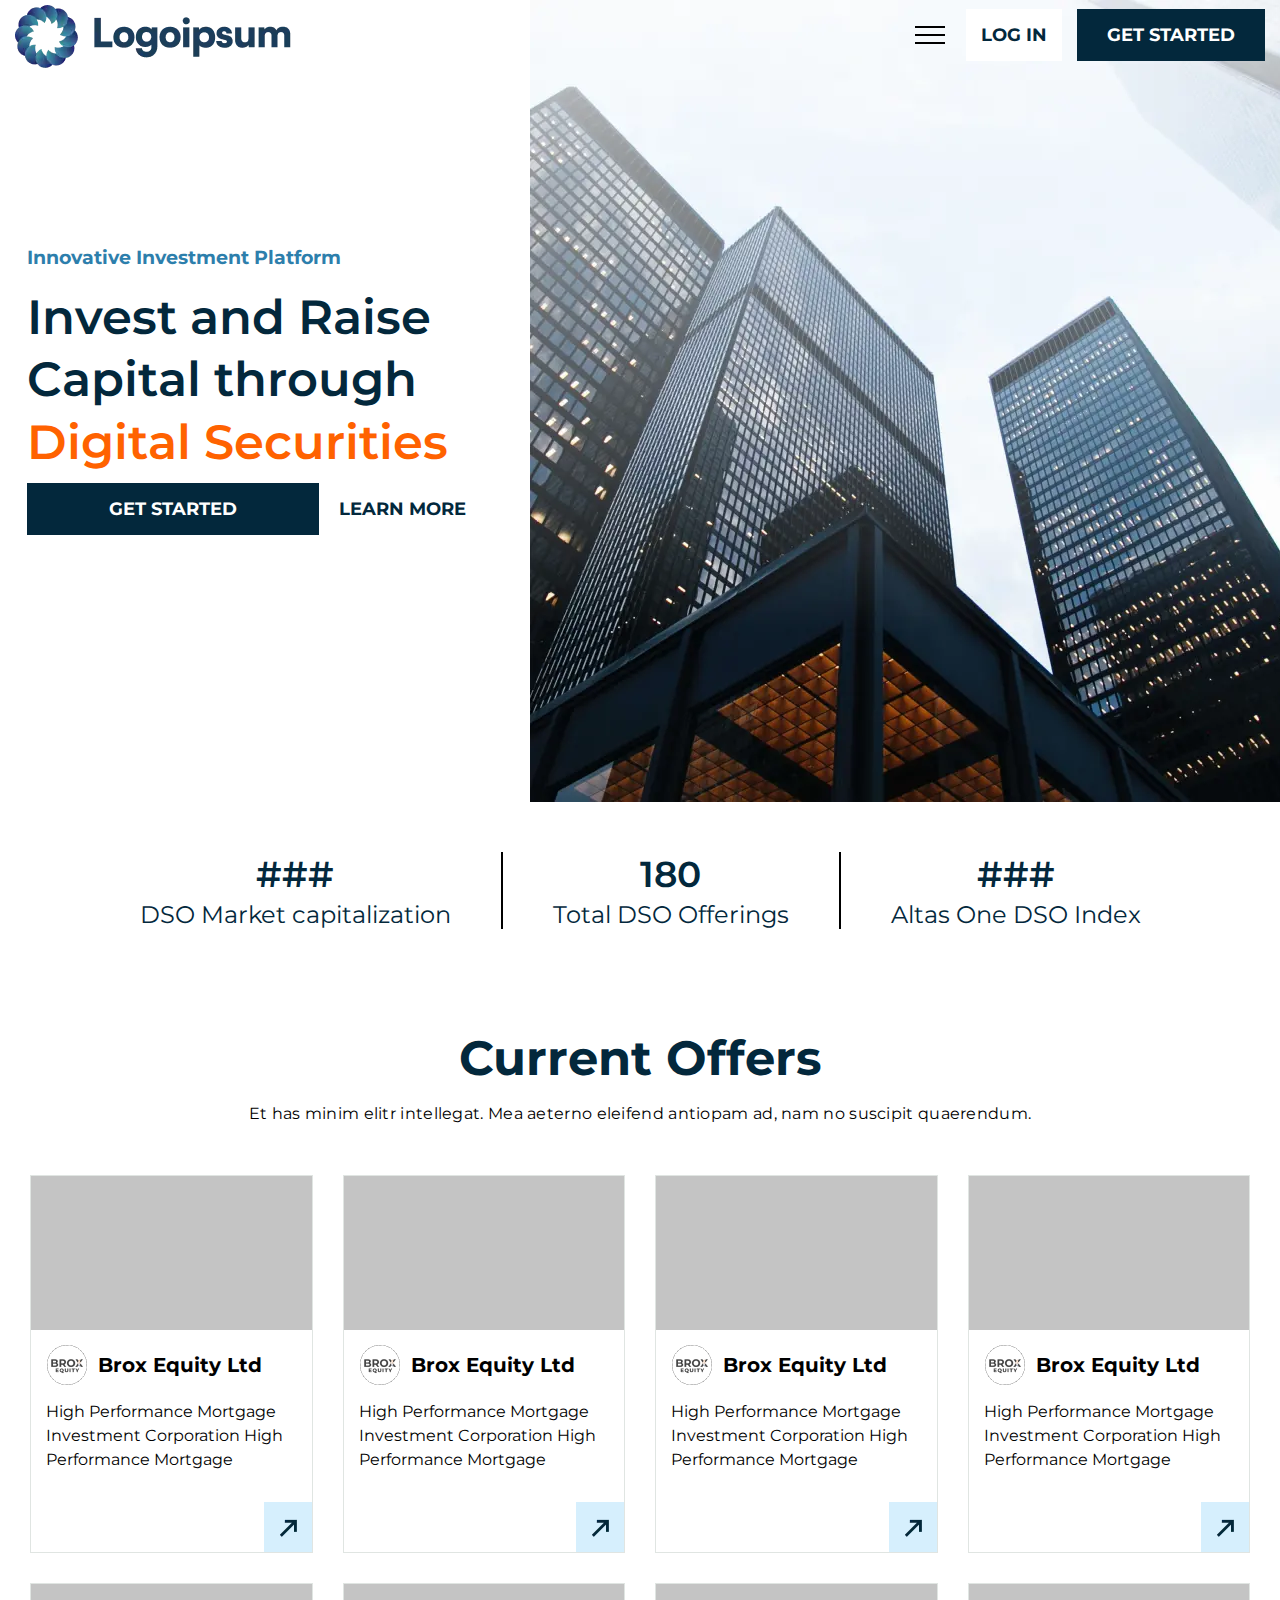
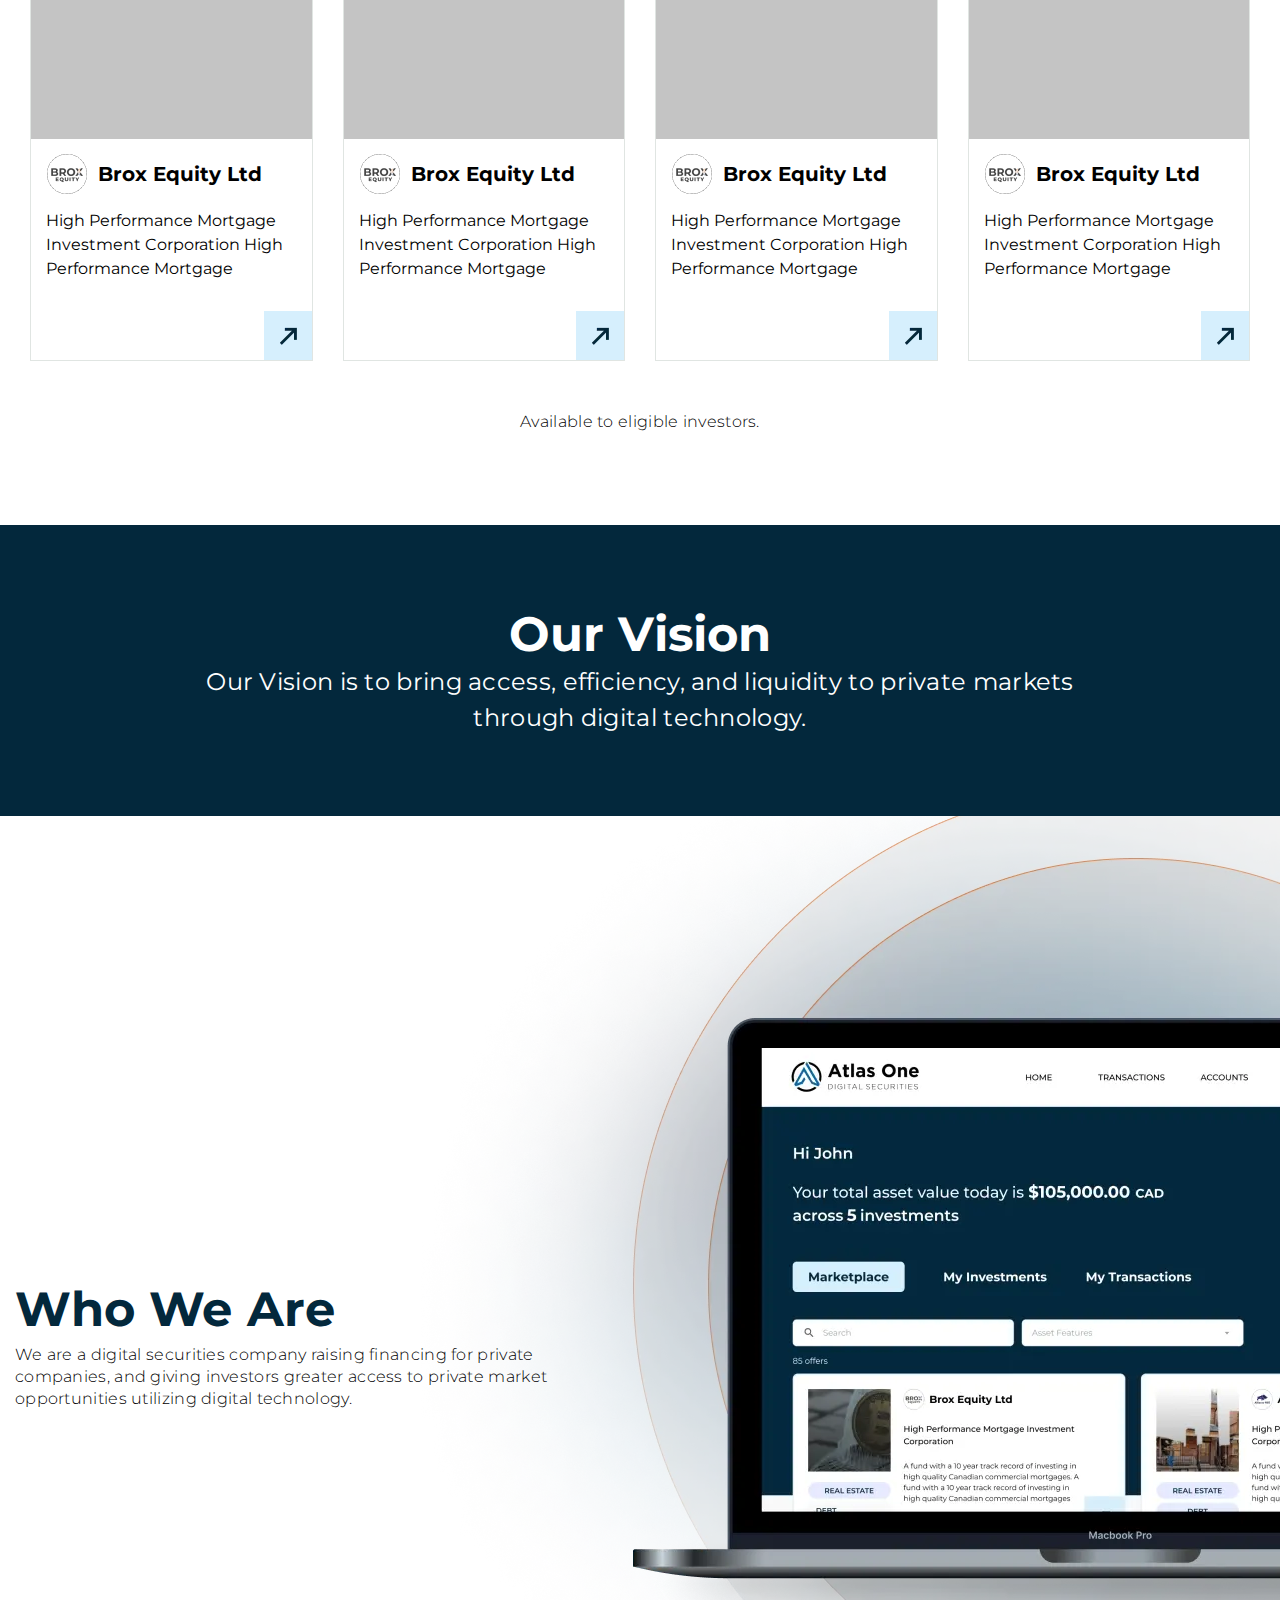
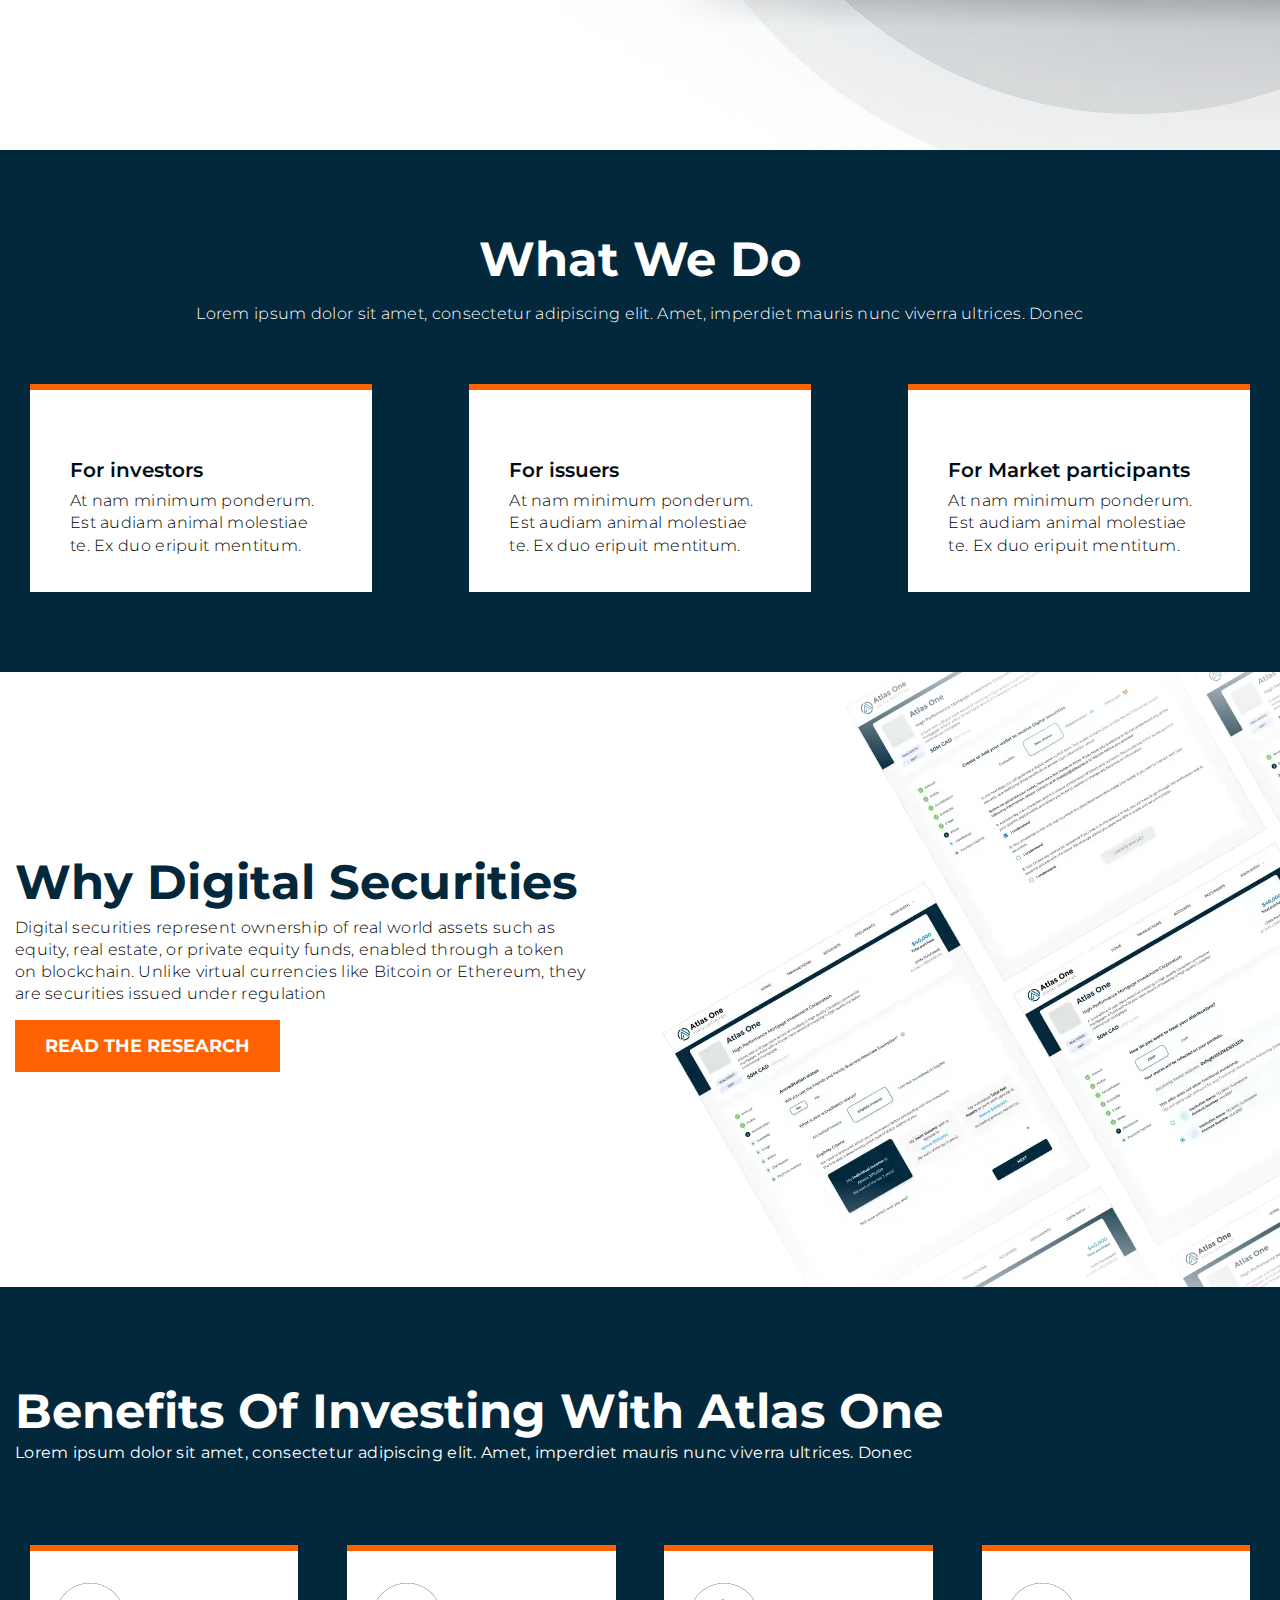
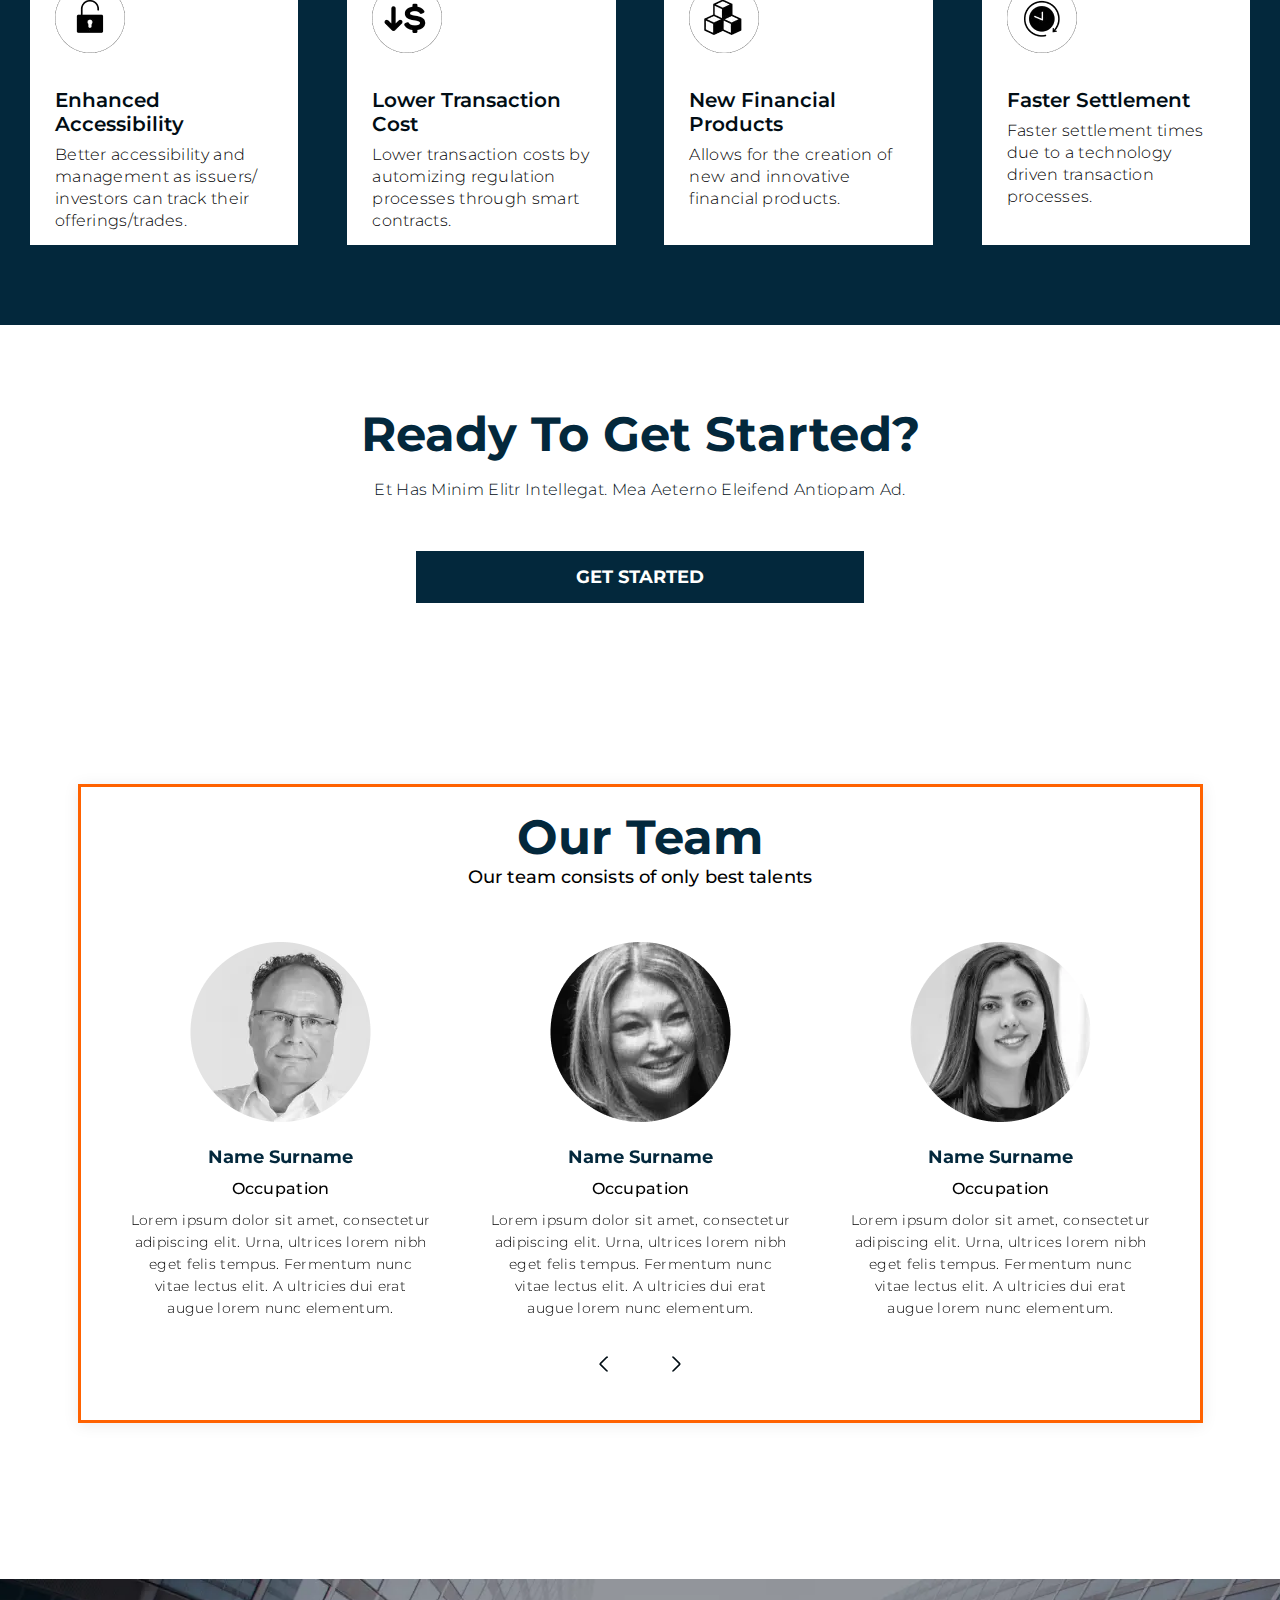
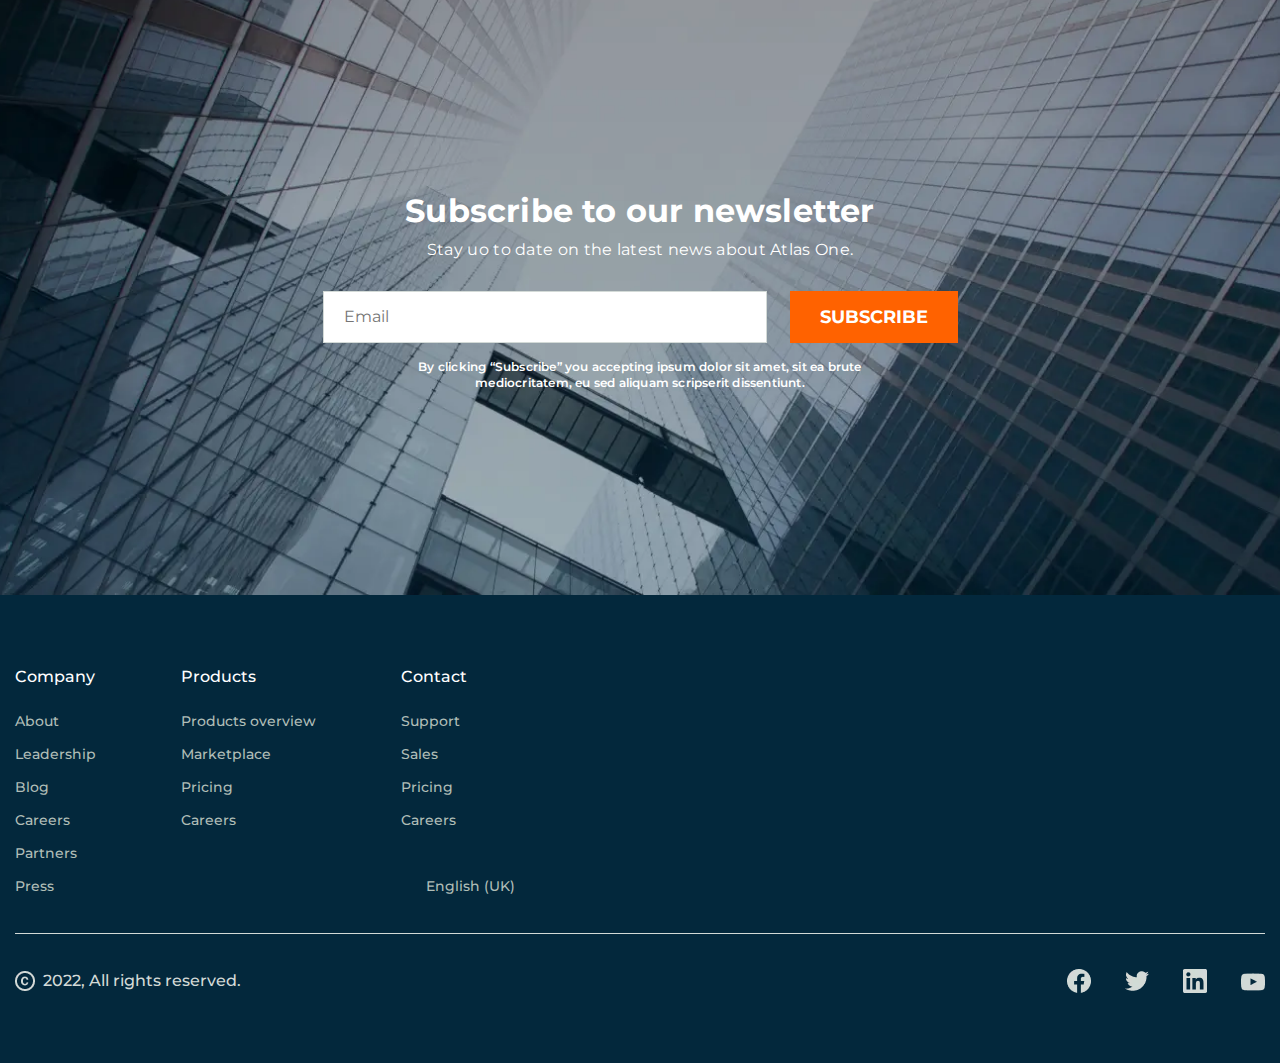
<file: youtube/index.html>
<!DOCTYPE html>
<html lang="en">
   <head>
   <meta charset="UTF-8">
   <meta http-equiv="X-UA-Compatible" content="IE=edge">
   <meta name="viewport" content="width=device-width, initial-scale=1.0">
   <title>Invest</title>
   <link rel="stylesheet" href="css/style.min.css?_v=20220816000254">
</head>
   <body>
      <header class="header">
   <div class="container">
      <div class="header_inner">
         <div class="header_menu">
            <div class="header_logo">
               <picture><source srcset="img/header/Logo.webp" type="image/webp"><img src="img/header/Logo.png" alt=""></picture>
            </div>
            <ul class="menu">
               <li>
                  <a href="#">Products/Services</a>
                  <picture><source srcset="img/header/Vector.webp" type="image/webp"><img src="img/header/Vector.png" alt=""></picture>
               </li>
               <li><a href="#">About us</a></li>
               <li><a href="#">Blog/News</a></li>
            </ul>
            <div class="burger">
               <div class="burger_item"></div>
            </div>
         </div>
         <div class="header_btns">
            <div class="header_btn"><a href="#">Log in</a></div>
            <div class="header_btn"><a href="#">Get started</a></div>
         </div>
      </div>
   </div>
</header>

      <main class="main">

         <section class="intro">
            <div class="container">
               <div class="intro_inner">
                  <div class="intro_bg">
                     <picture><source srcset="img/intro/bg.webp" type="image/webp"><img src="img/intro/bg.png" alt=""></picture>
                  </div>
                  <div class="intro_content">
                     <div class="intro_subtitle">Innovative Investment Platform</div>
                     <div class="intro_title">Invest and Raise Capital through <span>Digital Securities</span></div>
                     <div class="intro_btns">
                        <div class="intro_btn"><a href="#">get started</a></div>
                        <div class="intro_btn"><a href="#">learn more</a></div>
                     </div>
                  </div>
               </div>
            </div>
         </section>
         
         <div class="stats">
            <div class="stats_item">
               <div class="stats_item__num">###</div>
               <div class="stats_item__text">DSO Market capitalization</div>
            </div>
            <div class="stats_item">
               <div class="stats_item__num">180</div>
               <div class="stats_item__text">Total DSO Offerings</div>
            </div>
            <div class="stats_item">
               <div class="stats_item__num">###</div>
               <div class="stats_item__text">Altas One DSO Index</div>
            </div>
         </div>

         <div class="offers">
            <div class="container">
               <div class="offers_inner">
                  <div class="offers_title">
                     <div class="offers_title__title">Current offers</div>
                     <div class="offers_title__subtitle">Et has minim elitr intellegat. Mea aeterno eleifend antiopam ad, nam no suscipit quaerendum. </div>
                  </div>
                  <div class="offers_cards">
                     <div class="offers_card">
                        <div class="offers_card__img">
                           <img src="img/offers/image 21.png" alt="">
                        </div>
                        <div class="offers_card__content">
                           <div class="offers_card__title">
                              <div class="offers_card__icon">
                                 <img src="img/offers/Mask group.png" alt="">
                              </div>
                              <div class="offers_card__title__text">Brox Equity Ltd</div>
                           </div>
                           <div class="offers_text">High Performance Mortgage Investment Corporation High Performance Mortgage</div>
                        </div>
                        <div class="offers_btn">
                           <div class="offers_btn__text">Learn more</div>
                           <a href="#">
                              <picture><source srcset="img/offers/coolicon.webp" type="image/webp"><img src="img/offers/coolicon.png" alt=""></picture>
                           </a>
                        </div>
                     </div>
                     <div class="offers_card">
                        <div class="offers_card__img">
                           <img src="img/offers/image 21.png" alt="">
                        </div>
                        <div class="offers_card__content">
                           <div class="offers_card__title">
                              <div class="offers_card__icon">
                                 <img src="img/offers/Mask group.png" alt="">
                              </div>
                              <div class="offers_card__title__text">Brox Equity Ltd</div>
                           </div>
                           <div class="offers_text">High Performance Mortgage Investment Corporation High Performance Mortgage</div>
                        </div>
                        <div class="offers_btn">
                           <div class="offers_btn__text">Learn more</div>
                           <a href="#">
                              <picture><source srcset="img/offers/coolicon.webp" type="image/webp"><img src="img/offers/coolicon.png" alt=""></picture>
                           </a>
                        </div>
                     </div>
                     <div class="offers_card">
                        <div class="offers_card__img">
                           <img src="img/offers/image 21.png" alt="">
                        </div>
                        <div class="offers_card__content">
                           <div class="offers_card__title">
                              <div class="offers_card__icon">
                                 <img src="img/offers/Mask group.png" alt="">
                              </div>
                              <div class="offers_card__title__text">Brox Equity Ltd</div>
                           </div>
                           <div class="offers_text">High Performance Mortgage Investment Corporation High Performance Mortgage</div>
                        </div>
                        <div class="offers_btn">
                           <div class="offers_btn__text">Learn more</div>
                           <a href="#">
                              <picture><source srcset="img/offers/coolicon.webp" type="image/webp"><img src="img/offers/coolicon.png" alt=""></picture>
                           </a>
                        </div>
                     </div>
                     <div class="offers_card">
                        <div class="offers_card__img">
                           <img src="img/offers/image 21.png" alt="">
                        </div>
                        <div class="offers_card__content">
                           <div class="offers_card__title">
                              <div class="offers_card__icon">
                                 <img src="img/offers/Mask group.png" alt="">
                              </div>
                              <div class="offers_card__title__text">Brox Equity Ltd</div>
                           </div>
                           <div class="offers_text">High Performance Mortgage Investment Corporation High Performance Mortgage</div>
                        </div>
                        <div class="offers_btn">
                           <div class="offers_btn__text">Learn more</div>
                           <a href="#">
                              <picture><source srcset="img/offers/coolicon.webp" type="image/webp"><img src="img/offers/coolicon.png" alt=""></picture>
                           </a>
                        </div>
                     </div>
                     <div class="offers_card">
                        <div class="offers_card__img">
                           <img src="img/offers/image 21.png" alt="">
                        </div>
                        <div class="offers_card__content">
                           <div class="offers_card__title">
                              <div class="offers_card__icon">
                                 <img src="img/offers/Mask group.png" alt="">
                              </div>
                              <div class="offers_card__title__text">Brox Equity Ltd</div>
                           </div>
                           <div class="offers_text">High Performance Mortgage Investment Corporation High Performance Mortgage</div>
                        </div>
                        <div class="offers_btn">
                           <div class="offers_btn__text">Learn more</div>
                           <a href="#">
                              <picture><source srcset="img/offers/coolicon.webp" type="image/webp"><img src="img/offers/coolicon.png" alt=""></picture>
                           </a>
                        </div>
                     </div>
                     <div class="offers_card">
                        <div class="offers_card__img">
                           <img src="img/offers/image 21.png" alt="">
                        </div>
                        <div class="offers_card__content">
                           <div class="offers_card__title">
                              <div class="offers_card__icon">
                                 <img src="img/offers/Mask group.png" alt="">
                              </div>
                              <div class="offers_card__title__text">Brox Equity Ltd</div>
                           </div>
                           <div class="offers_text">High Performance Mortgage Investment Corporation High Performance Mortgage</div>
                        </div>
                        <div class="offers_btn">
                           <div class="offers_btn__text">Learn more</div>
                           <a href="#">
                              <picture><source srcset="img/offers/coolicon.webp" type="image/webp"><img src="img/offers/coolicon.png" alt=""></picture>
                           </a>
                        </div>
                     </div>
                     <div class="offers_card">
                        <div class="offers_card__img">
                           <img src="img/offers/image 21.png" alt="">
                        </div>
                        <div class="offers_card__content">
                           <div class="offers_card__title">
                              <div class="offers_card__icon">
                                 <img src="img/offers/Mask group.png" alt="">
                              </div>
                              <div class="offers_card__title__text">Brox Equity Ltd</div>
                           </div>
                           <div class="offers_text">High Performance Mortgage Investment Corporation High Performance Mortgage</div>
                        </div>
                        <div class="offers_btn">
                           <div class="offers_btn__text">Learn more</div>
                           <a href="#">
                              <picture><source srcset="img/offers/coolicon.webp" type="image/webp"><img src="img/offers/coolicon.png" alt=""></picture>
                           </a>
                        </div>
                     </div>
                     <div class="offers_card">
                        <div class="offers_card__img">
                           <img src="img/offers/image 21.png" alt="">
                        </div>
                        <div class="offers_card__content">
                           <div class="offers_card__title">
                              <div class="offers_card__icon">
                                 <img src="img/offers/Mask group.png" alt="">
                              </div>
                              <div class="offers_card__title__text">Brox Equity Ltd</div>
                           </div>
                           <div class="offers_text">High Performance Mortgage Investment Corporation High Performance Mortgage</div>
                        </div>
                        <div class="offers_btn">
                           <div class="offers_btn__text">Learn more</div>
                           <a href="#">
                              <picture><source srcset="img/offers/coolicon.webp" type="image/webp"><img src="img/offers/coolicon.png" alt=""></picture>
                           </a>
                        </div>
                     </div>
                  </div>
                  <div class="offers_footer">
                     Available to eligible investors.
                  </div>
               </div>
            </div>
         </div>

         <div class="vision">
            <div class="section_block">
               <div class="section_content">
                  <div class="section_block__title">Our vision</div>
                  <div class="section_block__text">Our Vision is to bring access, efficiency, and liquidity to private markets 
                     through digital technology.</div>
               </div>
            </div>
         </div>

         <div class="who">
            <div class="container">
               <div class="who_bg">
                  <picture><source srcset="img/who/bg.webp" type="image/webp"><img src="img/who/bg.png" alt=""></picture>
               </div>
               <div class="who_content">
                  <div class="who_title">Who we are</div>
                  <div class="who_text">We are a digital securities company raising financing for private companies, and giving investors greater access to private market opportunities utilizing digital technology.</div>
               </div>
            </div>
         </div>

         <div class="wedo">
            <div class="section_block">
               <div class="section_content">
                  <div class="section_block__title">What we do</div>
                  <div class="section_block__text">Lorem ipsum dolor sit amet, consectetur adipiscing elit. Amet, imperdiet mauris nunc viverra ultrices. Donec</div>
               </div>
               <div class="container">
                  <div class="wedo_cards">
                     <div class="wedo_card">
                        <div class="wedo_card__title">For investors</div>
                        <div class="wedo_card__text">At nam minimum ponderum. Est audiam animal molestiae te. Ex duo eripuit mentitum.</div>
                     </div>
                     <div class="wedo_card">
                        <div class="wedo_card__title">For issuers</div>
                        <div class="wedo_card__text">At nam minimum ponderum. Est audiam animal molestiae te. Ex duo eripuit mentitum.</div>
                     </div>
                     <div class="wedo_card">
                        <div class="wedo_card__title">For Market participants</div>
                        <div class="wedo_card__text">At nam minimum ponderum. Est audiam animal molestiae te. Ex duo eripuit mentitum.</div>
                     </div>
                  </div>
               </div>
            </div>
         </div>

         <div class="digital">
            <div class="container">
               <div class="digital_bg">
                  <div class="digital_bg__bg"></div>
                  <picture><source srcset="img/digital/bg.webp" type="image/webp"><img src="img/digital/bg.png" alt=""></picture>
               </div>
               <div class="digital_content">
                  <div class="digital_title">Why Digital Securities</div>
                  <div class="digital_text">Digital securities represent ownership of real world assets such
                     as equity, real estate, or private equity funds, enabled through a token on 
                     blockchain. Unlike virtual currencies like Bitcoin or Ethereum, they are securities issued under regulation</div>
                  <div class="digital_btn"><a href="#">read the research</a></div>
               </div>
            </div>
         </div>

         <div class="benefits">
            <div class="section_block">
               <div class="container">
                  <div class="section_content">
                     <div class="section_block__title">Benefits of Investing with Atlas One</div>
                     <div class="section_block__text">Lorem ipsum dolor sit amet, consectetur adipiscing elit. Amet, imperdiet mauris nunc viverra ultrices. Donec</div>
                  </div>
                  <div class="wedo_cards">
                     <div class="wedo_card">
                        <div class="card_icon">
                           <picture><source srcset="img/benefits/1.webp" type="image/webp"><img src="img/benefits/1.png" alt=""></picture>
                        </div>
                        <div class="card_content">
                           <div class="wedo_card__title">Enhanced Accessibility</div>
                           <div class="wedo_card__text">Better accessibility and management as issuers/ investors can track their offerings/trades.</div>
                        </div>
                     </div>
                     <div class="wedo_card">
                        <div class="card_icon">
                           <picture><source srcset="img/benefits/2.webp" type="image/webp"><img src="img/benefits/2.png" alt=""></picture>
                        </div>
                        <div class="card_content">
                           <div class="wedo_card__title">Lower Transaction Cost</div>
                           <div class="wedo_card__text">Lower transaction costs by automizing regulation processes through smart contracts.</div>
                        </div>
                     </div>
                     <div class="wedo_card">
                        <div class="card_icon">
                           <picture><source srcset="img/benefits/3.webp" type="image/webp"><img src="img/benefits/3.png" alt=""></picture>
                        </div>
                        <div class="card_content">
                           <div class="wedo_card__title">New Financial Products</div>
                           <div class="wedo_card__text">Allows for the creation of new and innovative financial products.</div>
                        </div>
                     </div>
                     <div class="wedo_card">
                        <div class="card_icon">
                           <picture><source srcset="img/benefits/4.webp" type="image/webp"><img src="img/benefits/4.png" alt=""></picture>
                        </div>
                        <div class="card_content">
                           <div class="wedo_card__title">Faster Settlement</div>
                           <div class="wedo_card__text">Faster settlement times due to a technology driven transaction processes.</div>
                        </div>
                     </div>
                  </div>
               </div>
            </div>
         </div>

         <div class="started">
            <div class="started__title">
               <div class="started__title__text">Ready to get started?</div>
               <div class="started__subtitle">Et has minim elitr intellegat. Mea aeterno eleifend antiopam ad.</div>
            </div>
            <div class="started_btn"><a href="#">Get started</a></div>
         </div>

         <div class="team">
            <div class="team_inner">
               <div class="team_title">
                  <div class="team_title__text">Our team</div>
                  <div class="team_subtitle">Our team consists of only best talents</div>
               </div>
               <div class="team_slider">
                  <div class="team_item">
                     <div class="team_item__img">
                        <picture><source srcset="img/team/1.webp" type="image/webp"><img src="img/team/1.png" alt=""></picture>
                     </div>
                     <div class="team_item__content">
                        <div class="team_item__name">Name Surname</div>
                        <div class="team_item__title">Occupation</div>
                        <div class="team_item__text">Lorem ipsum dolor sit amet, consectetur adipiscing elit. Urna, ultrices lorem nibh eget felis tempus. Fermentum nunc vitae lectus elit. A ultricies dui erat augue lorem nunc elementum. </div>
                     </div>
                  </div>
                  <div class="team_item">
                     <div class="team_item__img">
                        <picture><source srcset="img/team/2.webp" type="image/webp"><img src="img/team/2.png" alt=""></picture>
                     </div>
                     <div class="team_item__content">
                        <div class="team_item__name">Name Surname</div>
                        <div class="team_item__title">Occupation</div>
                        <div class="team_item__text">Lorem ipsum dolor sit amet, consectetur adipiscing elit. Urna, ultrices lorem nibh eget felis tempus. Fermentum nunc vitae lectus elit. A ultricies dui erat augue lorem nunc elementum. </div>
                     </div>
                  </div>
                  <div class="team_item">
                     <div class="team_item__img">
                        <picture><source srcset="img/team/3.webp" type="image/webp"><img src="img/team/3.png" alt=""></picture>
                     </div>
                     <div class="team_item__content">
                        <div class="team_item__name">Name Surname</div>
                        <div class="team_item__title">Occupation</div>
                        <div class="team_item__text">Lorem ipsum dolor sit amet, consectetur adipiscing elit. Urna, ultrices lorem nibh eget felis tempus. Fermentum nunc vitae lectus elit. A ultricies dui erat augue lorem nunc elementum. </div>
                     </div>
                  </div>
                  <div class="team_item">
                     <div class="team_item__img">
                        <picture><source srcset="img/team/2.webp" type="image/webp"><img src="img/team/2.png" alt=""></picture>
                     </div>
                     <div class="team_item__content">
                        <div class="team_item__name">Name Surname</div>
                        <div class="team_item__title">Occupation</div>
                        <div class="team_item__text">Lorem ipsum dolor sit amet, consectetur adipiscing elit. Urna, ultrices lorem nibh eget felis tempus. Fermentum nunc vitae lectus elit. A ultricies dui erat augue lorem nunc elementum. </div>
                     </div>
                  </div>
                  <div class="team_item">
                     <div class="team_item__img">
                        <picture><source srcset="img/team/3.webp" type="image/webp"><img src="img/team/3.png" alt=""></picture>
                     </div>
                     <div class="team_item__content">
                        <div class="team_item__name">Name Surname</div>
                        <div class="team_item__title">Occupation</div>
                        <div class="team_item__text">Lorem ipsum dolor sit amet, consectetur adipiscing elit. Urna, ultrices lorem nibh eget felis tempus. Fermentum nunc vitae lectus elit. A ultricies dui erat augue lorem nunc elementum. </div>
                     </div>
                  </div>
               </div>
            </div>
         </div>

         <div class="subs">
            <div class="subs_bg ibg">
               <picture><source srcset="img/subs/subs.webp" type="image/webp"><img src="img/subs/subs.png" alt=""></picture>
            </div>
            <div class="subs_content">
               <div class="subs_title">
                  <div class="subs_title__text">Subscribe to our newsletter</div>
                  <div class="subs_subtitle">Stay uo to date on the latest news about Atlas One.</div>
               </div>
               <form name="mainform" class="mainform">
                  <input type="email" name="email" placeholder="Email">
                  <button type="submit">subscribe</button>
                  <div class="error"></div>
               </form>
               <div class="subs_text">By clicking “Subscribe” you accepting ipsum dolor sit amet, sit ea brute mediocritatem, eu sed aliquam scripserit dissentiunt.</div>
            </div>
         </div>

      </main>

      <footer class="footer">
   <div class="container">
      <div class="footer_inner">
         <div class="footer_cols">
            <div class="footer_col">
               <div class="footer_col__title">Company</div>
               <ul class="footer_col__links">
                  <li><a href="#">About</a></li>
                  <li><a href="#">Leadership</a></li>
                  <li><a href="#">Blog</a></li>
                  <li><a href="#">Careers</a></li>
                  <li><a href="#">Partners</a></li>
                  <li><a href="#">Press</a></li>
               </ul>
            </div>
            <div class="footer_col">
               <div class="footer_col__title">Products</div>
               <ul class="footer_col__links">
                  <li><a href="#">Products overview</a></li>
                  <li><a href="#">Marketplace</a></li>
                  <li><a href="#">Pricing</a></li>
                  <li><a href="#">Careers</a></li>
               </ul>
            </div>
            <div class="footer_col">
               <div class="footer_col__title">Contact</div>
               <ul class="footer_col__links">
                  <li><a href="#">Support</a></li>
                  <li><a href="#">Sales</a></li>
                  <li><a href="#">Pricing</a></li>
                  <li><a href="#">Careers</a></li>
               </ul>
            </div>
            <div class="footer_lang">
               <div class="footer_lang__text">English (UK)</div>
            </div>
         </div>
         <div class="footer_links">
            <div class="footer_links__content">
               <div class="footer_links__text">2022, All rights reserved.</div>
               <div class="footer_links__logo">
                  <picture><source srcset="img/footer/Vector.webp" type="image/webp"><img src="img/footer/Vector.png" alt=""></picture>
               </div>
            </div>
            <div class="footer_links__icons">
               <div class="footer_links__icon">
                  <a href="#"> <picture><source srcset="img/footer/1.webp" type="image/webp"><img src="img/footer/1.png" alt=""></picture></a>
               </div>
               <div class="footer_links__icon">
                  <a href="#"> <picture><source srcset="img/footer/2.webp" type="image/webp"><img src="img/footer/2.png" alt=""></picture></a>
               </div>
               <div class="footer_links__icon">
                  <a href="#"> <picture><source srcset="img/footer/3.webp" type="image/webp"><img src="img/footer/3.png" alt=""></picture></a>
               </div>
               <div class="footer_links__icon">
                  <a href="#"> <picture><source srcset="img/footer/4.webp" type="image/webp"><img src="img/footer/4.png" alt=""></picture></a>
               </div>
            </div>
         </div>
      </div>
   </div>
</footer>

      <script src="js/app.min.js?_v=20220816000254"></script>
   </body>
</html>
</file>
<file: Moody/css/style.css>
*,
::after,
::before{
    box-sizing: border-box
}
body{
    margin: 0;
    padding: 0;
    font-family: 'Lato',sans-serif;
}
.ibg{
     position: relative;
}
.ibg img{
    position: absolute;
    width: 100%;
    height: 100%;
    top: 0;
    left: 0;
    object-fit: cover;
}
header{
    position: fixed;
    top: 0;
    left: 0;
    width: 100%;
    z-index: 3;
    transition: all .2s linear;
}

header::before{
    content: '';
    position: absolute;
    top: 0;
    left: 0;
    width: 100%;
    height: 100%;
    z-index: 2;
}
header.active::before{
    background:#000;
    transition: all .2s linear;
}
.header_inner{
    padding: 38px 0;
    display: flex;
    align-items: center;
    transition: all .2s linear;
}
header.active .header_inner{
    padding:0;
    transition: all .2s linear;
}
.header_logo{
    position: relative;
    z-index: 3;
    font-family: 'Montserrat',sans-serif;
    font-size: 33.33px;
    font-weight: 800;
    color: #fff;
    padding: 10px 36px 28px 131px;
    background: #ffba00;
    transition: all .2s linear;
}
header.active .header_logo{
    background: #ce4f23;
    transition: all .2s linear;
}
.header_logo span{
    font-weight: normal;
}
.header_menu{
    width: 100%;
}
.menu{
    list-style: none;
    display: flex;
    justify-content: center;
    margin-left: -16px;
    
}
.menu_item{
    margin-left: 78px;
}
.menu_item:first-child{
    margin-left: 0px;
}

.menu_link{
    position: relative;
    z-index: 3;
    text-decoration: none;
    color:#fff;
    font-size: 33.33px;
    transition: all .2s linear;
}
.menu_link::after{
    content: '';
    position: absolute;
    width: 100%;
    height: 2px;
    background-color: #ffba00;
    bottom: -5px;
    left: 0;
    opacity: 0;
    transition: all .2s linear;
}
.menu_link:hover{
    color:#ffba00;
}
.menu_link:hover::after{
    opacity: 1;
}

.intro{
    padding-top: 485px;
    padding-bottom: 320px;
    position: relative;
}
.header_bg{
    position: absolute;
    top: 0;
    left: 0;
    width: 100%;
    height: 100%;
}
.intro_bg{
    position: relative;
}
.intro_inner{
    display: flex;
    justify-content: center;
    align-items: flex-end;
}
.intro_inner::before{
    content: '';
    position: absolute;
    width: 100%;
    height: 100%;
    background: #ffba00;
    bottom: 40px;
    z-index: 1;
}
.intro_title{
    display: flex;
    flex-direction: column;
    line-height: 105px;
}
.intro_title span.main{
    color: #fff;
    font-size: 125px;
    font-family: 'Montserrat',sans-serif;
    font-weight: 900;
    text-transform: uppercase;
    padding-top: 30px;
    position: relative;
    z-index: 1;
}
.intro_title span{
    color: #fff;
    position: relative;
    z-index: 1;
    font-weight: normal;
    font-size: 125px;
    font-family: 'Montserrat',sans-serif;
    text-transform: uppercase;
}
.intro_btn{
    margin-bottom:35px;
    padding-left: 35px;
}
.intro_link{
    color: #fff;
    text-decoration: none;
    text-transform: uppercase;
    font-size: 37.5px;
    font-weight: 600;
    padding: 21px 25px 21px 72px;
    background: #ffba00;
    border: 4px solid #fff;
    vertical-align: middle;
    position: relative;
    z-index: 1;
}
.new{
    padding: 140px 0;
    background: #242424;
    overflow: hidden;
}
.new_inner{
    display: flex;
    align-items: center;
}
.new_format{
    position: relative;
    z-index: 1;
    display: inline-block;
    font-family:  'Montserrat',sans-serif;
    font-size: 50px;
    color: #fff;
    font-weight: 300;
    transform: rotate(-90deg);
}
.new_bg{
    position: relative;
}
.new_bg::before{
    content: '';
    position: absolute;
    z-index: 1;
    width: 58.333%;
    height: 210px;
    top: 50%;
    transform: translateY(-50%);
    left:80px; 
    background: #ffba00;
}
.new_list{
    max-width: 42.3%;
    padding-right: 20px;
}
.new_title{
    font-size: 41.67px;
    color: #fff;
    font-weight: 900;
    margin-bottom: 60px;
}
.new_item{
    position: relative;
    z-index: 1;
    font-size: 33.33px;
    color: #fff;
    margin-bottom: 50px;
    
}
.new_item:last-child{
    margin-bottom: 0;
}
.new_img img{
    display: block;
    width: 43%;
    height: auto;
    position: absolute;
    top:-50px;
    right: 0;
}
.cards_width{
    max-width: 1160px;
    margin: 0 auto;
}
.cards_items{
    display: flex;
    flex-wrap: wrap;
    justify-content: center;
    align-items: center;
    padding: 120px 0;
}
.card{
    padding: 0 35px;
    width: 33.333%;
}
.card_title{
    font-size: 29.17px;
    color: #ffba00;
    font-family:  'Montserrat',sans-serif;
    font-weight: 900;
    margin-bottom: 33px;
}
.card_text{
    font-size: 16.62px;
    
}
.Menu{
    background: url(../img/images/menu_02.jpg) center no-repeat;
    background-size: cover;
    padding-top: 100px;
    padding-bottom: 55px;
}
.menu_width{
    width: 65.2%;
    margin: 0 auto;
}
.menu_pizza{
    text-align: center;
    margin-bottom: 75px;
    color: #ffba00;
    font-family: 'Montserrat',sans-serif;
    font-size: 41.67px;
    font-weight: 800;
}
.menu_pizza span{
    font-weight: normal;
}
.menu_body{
    margin-top: 240px;
}
.menu_title{
    position: relative;
    text-align: center;
    font-size: 47.52px;
    color: #ffba00;
    font-family: 'Montserrat',sans-serif;
    text-transform: uppercase;
}
.menu_title::before{
    content: '';
    position: absolute;
    width: 126.9%;
    height: 250%;
    right: -26.7%;
    top: -20px;
    border: 2px solid #fff;
    
}
.menu_lines{
    position: relative;
}
.menu_lines::before{
    content: "";
    position: absolute;
    width: 114%;
    height: 100%;
    top: -100px;
    left: 115px;
    padding: 0 -20px;
    background: #ffba00; 
    overflow: hidden;
}
.menu_lines::after{
    content: "";
    position: absolute;
    width: 65px;
    height: 100%;
    top: 0;
    right: 30px;
    background: #f0ff00;
    opacity: .5;
}
.menu_line{
    display: flex;
    margin-bottom: 45px;
    position: relative;
    z-index: 1;
}
.name_center{
    margin: 0 auto;
    display: inline-block;
}
.menu_name{
    width: 100%;
    display: flex;
    justify-content: center;
}
.menu_food{
    font-size: 33.33px;
    font-weight: 900;
    text-transform: uppercase;
    color: #fff;
}
.menu_species{
    font-size: 33.33px;
    color: #fff;
}
.cash{
    padding-right: 55px;
    font-size: 33.33px;
    font-weight: 900;
    color: #fff;
}
.menu_legend{
    color: #fff;
    width: 100%;
    border: 2px solid #fff;
    padding: 20px 0;
    padding-left: 190px;
}
.menu_legendLine{
    font-size: 25px;
}
.concept{
    background: #242424;
    padding: 115px 0;
}
.concept_width{
    max-width: 50%;
    margin: 0 auto;
}
.concept_title{
    text-align: center;
    font-size: 41.67px;
    color: #ffba00;
    margin-bottom: 40px;
    
}
.concept_title span{
    font-family: 'Montserrat',sans-serif;
    font-weight: 900;
}
.concept_text{
    font-family: 'Raleway',sans-serif;
    font-size: 18.75px;
    text-align: center;
    color: #fff;
    padding: 0 20px;
    line-height: 35px;
}
.concept_list{
    margin-top: 40px;
    display: flex;
    justify-content: center;
}
.concept_btn{
    padding: 0 20px;
}
.concept_btn a{
    text-decoration: none;
    font-family: 'Raleway',sans-serif;
    font-weight: bold;
    font-size: 16.67px;
    color: #fff;
}
.master{
    background: url(../img/images/master_03.jpg) center no-repeat;
    background-color: #242424;
    background-size: cover;
    padding-top: 100px;
    padding-bottom: 190px;
}
.master_width{
    max-width: 83.333%;
    margin: 0 auto;
    position: relative;
}
.master_inner{
    display: flex;
    flex-direction: column;
    justify-content: center;
}
.master_title{
    text-transform: uppercase;
    text-align: end;
    font-size: 41.67px;
    font-weight: 900;
    color: #fff;
    margin-bottom: 90px;
}
.master_price{
    max-width: 45.15%;
    margin-left: auto;

}
.master_bg{
    background: #ffba00;
    padding: 0 60px;
    padding-bottom: 60px;
    padding-top: 90px;
}
.price_title{
    text-transform: uppercase;
    color: #fff;
    font-size: 50px;
    font-weight: bold;
}
.price_text{
    font-size: 41.67px;
    color: #fff;
    font-weight: bold;
    margin-top: 40px;
}
.price_price{
    margin-top: 100px;
    text-align: end;
}
.price_cash{
    font-size: 41.67px;
    color: #fff;
    font-weight: bold;
    text-transform: uppercase;
    
}
.price_time{
    font-size: 41.67px;
    color: #fff;
}
.master_apply{
    width: 80%;
    margin-top: 50px;
    font-size: 41.67px;
    font-weight: 900;
    color: #fff;
    text-transform: uppercase;
    background: #ffba00;
    padding-top: 60px;
    padding-bottom: 30px;
    padding-left: 30px;
    margin-left: auto;

}
.gallery{
    padding-top: 140px;
    padding-bottom: 60px;
    background: #242424;
    position: relative;
}
.gallery::before{
    content: '';
    position: absolute;
    height: 100%;
    width: 17.36%;
    top: 0;
    left: 20%;
    background: #ffba00;
}
.gallery_title{
    font-size: 41.67px;
    color:#ffba00;
    text-align: center;
    font-weight: 900;
    font-family: 'Montserrat',sans-serif;
    text-transform: uppercase;
    margin-bottom: 50px;
}
.gallery_works{
    display: flex;
    justify-content: space-between;
    margin-bottom: 110px;
}
.gallery_img{
    position: relative;
    z-index: 1;
}
.gallery_work1{
    width: 49.44%;
}
.gallery_work1 img{
    display: block;
    width: 100%;
    height: auto;
}
.gallery_work2{
    width: 22.08%;
}
.gallery_work2 img{
    display: block;
    width: 100%;
    height: auto;
}
.gallery_work3{
    width: 27.08%;
}
.gallery_work3 img{
    display: block;
    width: 100%;
    height: auto;

}
.contact_title{
    color:#fff;
    position: relative;
    z-index: 2;
}
.contact_width{
    max-width: 61.111%;
    margin: 0 auto;
}
.contact_items{
    display: flex;
    justify-content: center;
}
.contact_item{
    width: 50%;
    padding: 0 70px;
    position: relative;
    z-index: 1;
}
.contact_text{
    font-size: 25px;
    color: #fff;
    line-height: 40px;
}
.contact_name{
    margin-top: 30px;
    text-align: end;
    font-size: 18.75px;
    color: #fff;
}
.icons_title{
    font-size: 25px;
    color: #fff;
    margin-bottom: 15px;
}
.icons{
    display: flex;
}
.icon{
    margin-left: 15px;
}
.icon:first-child{
    margin-left: 0;
}
.contact_link{
    margin-top: 60px;
}
.contact_Link{
    font-size: 33.33px;
}
footer{
    padding-bottom: 100px;
    padding-top: 70px;
    background: #483500;
}
.footer_container{
    max-width: 79.83%;
    margin: 0 auto;
}
.footer_items{
    display: flex;
    justify-content: center;
}
.about_title{
    font-family: "Raleway",sans-serif;
    font-size: 25px;
    font-weight: bold;
    color: #fff;
    text-transform: uppercase;
    margin-bottom: 40px;
}
.about_text{
    font-size: 18.75px;
    color: #fff;
}
.about_text1 a{
    font-family: "Raleway",sans-serif;
    font-weight: bold;
    text-decoration: none;
    color: #fff;
}
.ok{
    margin-right: 120px;
}
.ok:last-child{
    margin-right: 0;
}
.footer_about{
    margin-right: 200px;
}
@media(max-width:1440px){
    .new_list{
        padding-right: 15px;
    }
    .menu_legend{
        padding-left: 140px;
    }
    .contact_item{
        padding: 0 69px;
    }
}
@media(max-width:1024px){
    .new_img img{
        width: 50%;
        top: 5px;
    }
    .menu_lines::before{
        left: 85px;
    }
    .menu_legend{
        padding-left: 10px;
    }
    .price_title {
        font-size: 40px;
    }
    .price_text{
        font-size: 35.67px;
    }
    .contact_items{
        flex-wrap: wrap;
    }
    .contact_item{
        width: 100%;
        margin-bottom: 30px;
    }
    .contact_item:last-child{
        margin-bottom: 0;
    }
    .contact_Link{
        color:#ce4f23;
    }
    .cards_width{
        max-width: 1136px;
    }
    .card {
        padding: 0 23px;
        width: 33.333%;
    }
}
@media(max-width:768px){
    body.active{
        overflow: hidden;
    }
    .menu{
        position: fixed;
        top: 0;
        right: -100%;
        width: 100%;
        height: 100%;
        background: #ce4f23;
        flex-direction: column;
        justify-content: start;
        padding-top: 120px;
        transition: all .2s linear;
    }
    .menu.active{
        right:0;
        overflow: auto;
        transition: all .2s linear;
    }
    .menu_item{
        margin: 0;
        margin-bottom: 30px;
    }
    .menu_item a{
        display: block;
    }
    .burger{
        cursor: pointer;
        position: absolute;
        right: 15px;
        top: 50%;
        transform: translateY(-50%);
        padding: 12px 0;
        z-index: 3;
    }
    .burger_item{
        width: 30px;
        height: 2px;
        background: #fff;
        position: relative;
        transition: all .2s linear;
    }
    .burger_item::after{
        content: '';
        position: absolute;
        width: 30px;
        height: 2px;
        bottom: -8px;
        background: #fff;
        transition: all .2s linear;
    }
    .burger_item::before{
        content: '';
        position: absolute;
        width: 30px;
        height: 2px;
        top: -8px;
        background: #fff;
        transition: all .2s linear;
    }
    .burger.active .burger_item::after{
        transform: rotate(45deg) translateY(-12px);
        transition: all .2s linear;
    }
    .burger.active .burger_item::before{
        transform: rotate(-45deg) translateY(10px);
        transition: all .2s linear;
    }
    .burger.active .burger_item{
        background: transparent;
        transition: all .2s linear;
    }
    .intro_inner{
        flex-direction: column;
    }
    .intro_btn{
        width: 100%;
        text-align: center;
        margin-top: 60px;
    }
    .intro_link{
        padding: 21px 27px;
    }
    .intro_title{
        text-align: center;
        margin: 0 auto;
    }
    .new_inner{
        justify-content: center;
    }
    .new_title {
        position: relative;
        z-index: 2;
    }
    .menu_lines::before{
        left: -52px;
        width: 137%;
    }
    .gallery_works{
        flex-wrap: wrap;
    }
    .gallery_work1{
        width: 100%;
    }
    .gallery_work2{
        width: 50%;
    }
    .gallery_work3{
        width: 50%;
        background: #ce4f23;
    }
    
    .ok{
        margin-right: 80px;
    }
    .card{
        padding: 0 100px;
        width: 100%;
        margin-bottom: 60px;
    }
}
@media(max-width:425px){
    
    .intro_title span,
    .intro_title span.main
    {
        font-size: 80px;
    }
    .contact_item{
        padding: 0;
    }
    .contact_Link {
        font-size: 24.33px;
    }
    .new_bg::before {
        content: '';
        position: absolute;
        z-index: 1;
        width: 96.333%;
        height: 210px;
        top: 50%;
        transform: translateY(-50%);
        left: 0px;
        background: #ffba00;
    }
    .new_format{
        transform: rotate(0);
        margin-bottom: 30px;
    }
    .new_inner{
        display: block;
    }
    .new_list{
        max-width: 100%;
    }
    .master_title{
        text-align: center;
    }
    .master_price{
        max-width: 89.15%;
        margin: 0 auto;
        
    }
    .ok{
        margin-right: 20px;
    }
}
@media(max-width:375px){
    .burger{
        right: 20px;
    }
    .header_logo{
        padding: 10px 36px 28px 90px;
    }
    
    .master_price {
        max-width: 100%;
        margin: 0 auto;
    }
    .concept_width {
        max-width: 100%;
        margin: 0 auto;
    }
    .intro_title span, 
    .intro_title span.main {
        font-size: 70px;
    }
    .footer_items {
        flex-wrap: wrap;
    }
    .footer_about {
        margin-bottom: 30px;
    }
    .card{
        padding: 0 40px;
    }

}
@media(max-width:320px){
    .header_logo{
        padding: 10px 36px 28px 40px;
    }
    .intro_title span, 
    .intro_title span.main {
        font-size: 60px;
    }
    .price_title {
        font-size: 20px;
    }
    .price_text {
        font-size: 19.67px;
    }
    .price_cash{
        font-size: 22.67px;
    }
    .price_time{
        font-size: 25.67px;
    }

    .concept_list{
        flex-direction: column;
    }
    .concept_btn{
        text-align: center;
        margin-bottom: 20px;
    }
    .concept_btn:last-child{
        margin-bottom: 0;
    }
    .master_title {
        font-size: 38.67px;
    }
    .icons{
        flex-wrap: wrap;
    }
    .icon{
        margin-left: 0;
        width: 50%;
    }
    .icon img{
        display: block;
        margin: 0 auto;
    }
    
    .cash{
        padding-right: 0px;
    }
    .menu_title::before{
        height: 140%;
    }
    .menu_food{
        font-size: 18.33px
    }
    .menu_species {
        font-size: 17.33px
    }
    .menu_lines::after{
        right: -26px;
    }
    .menu_lines::before{
        left: -23px;
    }
}
</file>
<file: restoran/css/style.css>
*,
::after,
::before{
    box-sizing: border-box;
}
body{
    padding: 0;
    margin: 0;
}
.container{
    max-width: 1140px;
    padding: 0 15px;
    margin: 0 auto;
}
.ibg{
    position: relative;
}
.ibg img{
    position: absolute;
    width: 100%;
    height: 100%;
    top:0;
    left: 0;
    object-fit: cover;
}
header{
    position: fixed;
    width: 100%;
    top:0;
    left: 0;
    transition: all .2s linear;
    z-index: 2;
}
header::before{
    content: '';
    position: absolute;
    width: 100%;
    height: 100%;
    top: 0;
    left: 0;
    z-index: 2;
}
header.active::before{
    background: black;
    transition: all .2s linear;
}
.header_inner{
    padding-top: 50px;
    display: flex;
    justify-content: space-between;
    align-items: center;
    transition: all .2s linear;
}
header.active .header_inner{
    padding: 10px 0;
    transition: all .2s linear;
}
.header_logo img{
    position: relative;
    z-index: 3;
    display: block;
    width: 100px;  
}
.menu{
    position: relative;
    z-index: 2;
    display: flex;
    align-items: center;
}
.menu ul{
    list-style: none;
    display: flex;
    padding: 16px 0;
    padding-right: 16px;
    border-right: 2px solid #fff;
}
.menu_link{
    margin-left: 23px;
}
.menu_link:first-child{
    margin-left: 0;
}
.menu_link a{
    text-transform: uppercase;
    text-decoration: none;
    font-family: 'Open Sans';
    font-style: normal;
    font-weight: 700;
    font-size: 14px;
    line-height: 19px;
    color: #fff;
}
.header_connect{
    padding-left: 22px;
    padding-right: 45px;
    max-width: 240px;
}
.header_number{
    color: #fff;
    font-family: 'Open Sans';
    font-style: normal;
    font-weight: 700;
    font-size: 18px;
    line-height: 25px;
}
.header_connectText{
    font-family: 'Open Sans';
    font-style: normal;
    font-weight: 400;
    font-size: 14px;
    line-height: 19px;
    color: #FFFFFF;
}
.btn a{
    font-family: 'Open Sans';
    font-style: normal;
    font-weight: 400;
    font-size: 14px;
    line-height: 19px;
    color: #FFFFFF;
    padding: 14px 18px;
    background: #FF7400;
    text-decoration: none;
}
.intro{
    padding-top: 322px;
    padding-bottom: 300px;
    position: relative;
}
.intro_bg{
    position: absolute;
    width: 100%;
    height: 100%;
    left: 0;
    top: 0;
}
.intro_center{
    max-width: 481px;
    position: relative;
    z-index: 1;
}
.intro_title_beta{
    text-align: center;
    font-family: 'Tinos';
    font-style: normal;
    font-weight: 400;
    font-size: 50px;
    line-height: 57px;
    color: #D67E35;
}
.intro_title_alpha{
    font-family: 'Tinos';
    font-style: normal;
    font-weight: 400;
    font-size: 80px;
    line-height: 92px;
    color: #D67E35;
}
.intro_text{
    margin-top: 12px;
    text-align: center;
    font-family: 'Open Sans';
    font-style: normal;
    font-weight: 400;
    font-size: 18px;
    line-height: 25px;
    color: #FFFFFF;
}
.intro_text_span::before{
    content:'';
    display: inline-block;
    width: 61px;
    height: 2px;
    background: #fff;
    margin-bottom: 5px;
    margin-right: 8px;
}
.intro_text_span::after{
    content:'';
    display: inline-block;
    width: 61px;
    height: 2px;
    background: #fff;
    margin-bottom: 5px;
    margin-left: 8px;
}
.intro_btn{
    width: 100%;
    text-align: center;
    margin-top: 35px;
}
.cards{
    position: relative;
    z-index: 1;
    margin-top: -100px;
}
.intro_cards{
    position: relative;
    z-index: 1;
    display: flex;
    align-items: center;
    justify-content: center;
    flex-wrap: wrap;
    margin: 0 -15px;
}
.intro_card{
    height: 328px;
    width: 33.333%;
    padding: 0 15px;
}
.intro_card_bg{
    background: #fff;
    padding-top: 35px;
    padding-bottom: 14px;
    height: 100%;
    box-shadow: 10px 10px 40px 20px rgba(0, 0, 0, 0.1);
}
.intro_icon{
    padding-top: 26.45px;
    padding-bottom: 17.45px;
}
.intro_icon img{
    display: block;
    margin: 0 auto;
}
.intro_card_item{
    text-align: center;
    font-family: 'Tinos';
    font-style: normal;
    font-weight: 400;
    font-size: 26px;
    line-height: 30px;
    margin-bottom: 20px;
}
.intro_card_item span{
    color: #BC9060;
}
.intro_card_text{
    font-family: 'Tinos';
    font-style: normal;
    font-weight: 400;
    font-size: 26px;
    line-height: 30px;
    text-align: center;
    color: #656363;
}
.history{
    margin-top: 400px;
    margin-bottom: 122px;
}
.history_items{
    display: flex;
    flex-wrap: wrap;
}
.history_item{
    width: 50%;
}
.history_content{
    max-width: 80.18%;
}
.histoey_title{
    font-family: 'Tinos';
    font-style: normal;
    font-weight: 400;
    font-size: 54px;
    line-height: 62px;
    text-align: center;
    margin-bottom: 21px;
}
.histoey_title span{
    color: #D67E34;
}
.history_text{
    font-family: 'Open Sans';
    font-style: normal;
    font-weight: 400;
    font-size: 16px;
    line-height: 22px;
    text-align: center;
    color: #656363;
}
.history_stats{
    display: flex;
    flex-wrap: wrap;
    justify-content: space-around;
    margin-top: 80px;
}
.history_number{
    font-family: 'Open Sans';
    font-style: normal;
    font-weight: 400;
    font-size: 40px;
    line-height: 54px;
    text-align: center;
    color: #BC9060;
}
.history_names{
    font-family: 'Open Sans';
    font-style: normal;
    font-weight: 400;
    font-size: 20px;
    line-height: 27px;
    text-align: center;
    color: #000000;
}
.history_img img{
    display: block;
    max-width: 100%;
    height: auto;
}
.sale{
    background: url(../img/sale.jpg) center no-repeat;
    background-size: cover;
    padding-top: 80px;
    padding-bottom: 104px;
}
.sale_inner{
    display: flex;
}
.sale_content{
    width: 60%;
}
.sale_button{
    width: 40%;
}
.sale_title{
    font-family: 'Tinos';
    font-style: normal;
    font-weight: 400;
    font-size: 52px;
    line-height: 60px;
    color: #D67E34;
    margin-bottom: 20px;
}
.sale_text{
    font-family: 'Open Sans';
    font-style: normal;
    font-weight: 700;
    font-size: 24px;
    line-height: 33px;
    color: #FFFFFF;
}
.sale_button{
    display: flex;
    align-items: center;
}
.sale_btn{
    width: 100%;
    text-align: end;
}
.dishes{
    margin-top: 132px;
    margin-bottom: 152px;
}
.dishes_items{
    display: flex;
    align-items: end;
    flex-wrap: wrap;
}
.dishes_img{
    width: 40.09%;
}
.dishes_title{
    margin-bottom: 139px;
    font-family: 'Tinos';
    font-style: normal;
    font-weight: 400;
    font-size: 54px;
    text-align: center;
}
.dishes_title span{
    color: #D67E34;
}
.dishes_photo img{
    display: block;
    height: 100%;

}
.dishes_menu{
    width: 59.90%;
    padding-left: 30px;
}
.dishes_row{
    margin-bottom: 29px;
    display: flex;
    align-items: center;
}
.dishes_row:last-child{
    margin-bottom: 0;
}

.dishes_line{
    margin-left: 30px;
    font-family: 'Tinos';
    font-style: normal;
    font-weight: 400;
    font-size: 26px;
    line-height: 30px;
}
.dishes_line_span::after{
    content: '';
    display: inline-block;
    width: 177px;
    height: 0px;
    border: 1px dotted #000;
    margin: 0 11px;
    margin-bottom: 3px;
    
    
}
.dishes_food img{
    display: block;
}
.Menu{
    background: url(../img/Menu_bg.jpg) center no-repeat;
    background-size: cover;
    padding-top: 98px;
    padding-bottom: 226px;
}

.Menu_title{
    text-align: center;
    font-family: 'Tinos';
    font-style: normal;
    font-weight: 400;
    font-size: 54px;
    line-height: 62px;
    color: #fff;
    text-shadow: 5px 5px 4px rgba(0, 0, 0, 0.25);
    margin-bottom: 138px;
}
.Menu_cards{
    display: flex;
    flex-wrap: wrap;
    justify-content: center;
    margin: 0 -15px;
}
.Menu_card{
    width: 33.333%;
    padding: 0 15px;
    position: relative;
    z-index: 0;
}
.Menu_card_bg{
    background: #fff;
    padding: 0 64px;
    padding-top: 80px;
    padding-bottom:44px;
    height: 100%;
    position: relative;
    z-index: 0;
    
}
.Menu_recomend{
    position: absolute;
    top: 0;
    left: 0;
    font-family: 'Open Sans';
    font-style: normal;
    font-weight: 400;
    font-size: 13px;
    line-height: 18px;
    text-align: center;
    background: #D67E34;
    padding: 7px 12px;
}
.Menu_card_logo{
    margin: 0 auto;
    position: relative;
    margin-bottom: 16px;
}
.Menu_img_food{
    display: block;
    margin: 0 auto;
}
.Menu_img_price{
    width: 100px;
    height: 100px;
    border-radius: 50%;
    border: 8px solid #fff;
    display: flex;
    justify-content: center;
    align-items: center;
    background: #D67E34;
    position: absolute;
    right: 0;
    bottom: 0;
    font-family: 'Cookie';
    font-style: normal;
    font-weight: 400;
    font-size: 30px;
    line-height: 33px;
    color: #fff;
}
.Menu_card_title{
    font-family: 'Tinos';
    font-style: normal;
    font-weight: 400;
    font-size: 26px;
    line-height: 30px;
    text-align: center;
    margin-bottom: 17px;
}
.Menu_card_text{
    font-family: 'Open Sans';
    font-style: normal;
    font-weight: 400;
    font-size: 16px;
    line-height: 22px;
    text-align: center;
    margin-bottom: 34px;
}
.Menu_btn{
    width: 100%;
    text-align: center;
}
.Menu_btn a{
    text-decoration: none;
    padding: 14px 67px;
    font-family: 'Open Sans';
    font-style: normal;
    font-weight: 700;
    font-size: 16px;
    line-height: 22px;
    color:#fff;
    background: #D67E34;
    box-shadow: 5px 5px 10px rgba(0, 0, 0, 0.25);
}
.reviews{
    background: #E5E5E5;
    padding-top: 104px;
    padding-bottom: 139px;
    position: relative;
}
.reviews_inner{
    max-width: 63.88%;
    margin: 0 auto;
}
.next{
    cursor: pointer;
    display: block;
    position: absolute;
    width: 30px;
    height: 30px;
    border-top: 3px solid grey;
    border-right: 3px solid grey;
    right: 130px; 
    top: 50%;
    transform: translateY(-50%) rotate(45deg);
}

.prev{
    cursor: pointer;
    display: block;
    position: absolute;
    width: 30px;
    height: 30px;
    border-top: 3px solid grey;
    border-left: 3px solid grey;
    left: 130px;
    top: 50%;
    transform: translateY(-50%) rotate(-45deg);
}

.reviews_slider{
    width: 100%;
    max-height: 314px;
    overflow: hidden;
}
.reviews_slider_line{
    min-width: 100%;
    display: flex;
    position: relative;
    left: 0;
    transition: all .5s linear;
}
.reviews_item{
    min-width: 100%;
    display: block;
}

.reviews_text{
    font-family: 'Open Sans';
    font-style: italic;
    font-weight: 400;
    font-size: 20px;
    line-height: 27px;
    text-align: center;
    margin-bottom: 20px;
}
.reviews_avatar img{
    border-radius: 50%;
    display: block;
    margin: 0 auto;
}
.reviews_stasus{
    font-family: 'Open Sans';
    font-style: normal;
    font-weight: 600;
    font-size: 20px;
    line-height: 27px;
    text-align: center;
    margin-top: 17px;
}
.reviews_name{
    margin-top: 9px;
    font-family: 'Open Sans';
    font-style: normal;
    font-weight: 400;
    font-size: 20px;
    line-height: 27px;
    text-align: center;
}
.reviews_icons{
    margin-top: 26px;
    display: flex;
    align-items: center;
    justify-content: center;
    margin-top: 20px;
}
.reviews_icon{
    border-radius: 50%;
    display: block;
    width: 5px;
    height: 5px;
    background: #C4C4C4;
    margin-left: 2px;
}
.reviews_icon:first-child{
    margin-left: 0px;
}
.reviews_icon.active{
    width: 8px;
    height: 8px;
    background: #fff;
    border: 2px solid #FF7400;
}
.gallery{
    background: #e5e5e5;
    padding-top: 100px;
    padding-bottom: 100px;
    
}
.gallery_title{
    font-family: 'Tinos';
    font-style: normal;
    font-weight: 400;
    font-size: 54px;
    text-align: center;
    margin-bottom: 60px;
}
.gallery_title span{
    color: #D67E34;
}
.gallery_columns{
    display: flex;
    justify-content: center;
    align-items: center;
    flex-wrap: wrap;
    margin: 0 -14px;
}
.gallery_reds{
    position: relative;
}
.gallery_reds::after{
    content: '';
    display: block;
    position: absolute;
    width: 30px;
    height: 100px;
    background: #FF0000;
    top:0;
    right: 0;
}
.gallery_reds::before{
    content: '';
    display: block;
    position: absolute;
    width: 30px;
    height: 100px;
    background: #FF0000;
    top:0;
    left: 0;
}
.gallery img{
    display: block;
    max-width: 100%;
    height: auto;
}
.gallery_column{
    width: 50%;
    padding: 0 14px;
}
.gallery_row{
    width: 100%;
    display: flex;
    justify-content: space-between;
    margin-bottom: 30px;
}
.gallery_row:last-child{
    margin-bottom: 0;
}
.shefs{
    background: #e5e5e5;
    padding-bottom: 100px;
}
.shefs_title{
    margin-bottom: 107px;
}
.shefs_items{
    display: flex;
    justify-content: center;
    align-items: center;
    flex-wrap: wrap;
    margin: 0 -16px;
}
.shefs_item{
    width: 33.3333%;
    padding: 0 16px;
}
.shefs_item img{
    display: block;
    max-width: 100%;
    height: auto;
    margin: 0 auto;
}
.footer{
    background: #e5e5e5;
}
.footer img{
    display: block;
    width: 100%;
    height: auto;
    margin: 0 auto;
}
@media(max-width:1440px){
    .reviews_slider{
        max-height: 340px;
    }
}
@media(max-width:1024px){
    .reviews_slider{
        max-height: 365px;
    }
}
@media(max-width:768px){
    body.active{
        overflow: hidden;
    }
    .menu{
        padding-top: 100px;
        position: fixed;
        top: -200%;
        left:0;
        width: 100%;
        height: 100%;
        background:black;
        align-items: start;
        flex-direction: column;
        transition: all .4s linear;
    }
    .menu.active{
        top:0;
        overflow: auto;
        transition: all .4s linear;
    }
    .menu ul{
        flex-direction: column;
        border: 0;
    }
    .menu_link{
        margin-left: 0;
        padding: 20px;
    }
    .menu_link{
        display: block;
    }
    .header_btn{
        margin-top: 80px;
        width: 100%;
        text-align: center;
    }
    .header_connect{
        margin: 0 auto;
    }
    .burger{
        display: block;
        cursor: pointer;
        position: relative;
        padding: 8px;
        z-index: 3;
    }
    .burger_item{
        display: block;
        width: 30px;
        height: 3px;
        background:#FF7400;
    }
    .burger_item::after{
        content:'';
        display: block;
        position: absolute;
        width: 30px;
        height: 3px;
        background:#FF7400;
        bottom: 0;
        
    }
    .burger_item::before{
        content: '';
        display: block;
        position: absolute;
        width: 30px;
        height: 3px;
        background:#FF7400;
        top: 0;
    }
    .intro_center{
        max-width: 100%;
        text-align: center;
    }
    .intro_cards{
        margin-top: 300px;
    }
    .intro_card{
        width: 100%;
        margin-bottom: 30px;
    }
    .intro_card_bg{
        max-width: 80%;
        margin: 0 auto;
    }
    .history{
        margin-top: 1000px;
    }
    .history_item {
        width: 100%;
        display: flex;
        justify-content: center;
        margin-bottom: 90px;
    }
    .dishes_img{
        width: 100%;
        margin-bottom: 50px;
    }
    .dishes_img img{
        width: 100%;
    }
    .dishes_menu{
        width: 100%;
        padding-left: 0;
    }
    .dishes_line {
        font-size: 33px;
    }
    .Menu_card{
        width: 100%;
        margin-bottom: 50px;
    }
    .Menu_card_bg{
        max-width: 50%;
        margin: 0 auto;
    }
    
    .gallery_column{
        width: 100%;
        margin-bottom: 30px;
    }
    .gallery_row{
        width: 73%;
        margin: 0 auto;
        margin-bottom: 30px;
    }
    .shefs_items{
        margin: 0 -15px;
    }
    .shefs_item {
        width: 100%;
        margin-bottom: 30px;
        padding: 0 15px;
    }
    .reviews_slider{
        max-height: 420px;
    }
    .next{
        right: 30px;
    }
    .prev{
        left: 30px;
    }
}
@media(max-width:425px){
    .header_logo img{
        width: 52px;
    }
    .intro {
        padding-top:180px;
        width: 100%;
        background-position: center;
    }
    .intro_title_beta{
        font-size: 40px;
    }
    .intro_title_alpha{
        font-size: 50px;
    }
    .intro_cards{
        margin-top: 150px;
    }
    .history{
        margin-top: 1100px;
    }
    .sale_inner{
        flex-wrap: wrap;
        text-align: center;
    }
    .sale_btn{
        text-align: center;
    }
    .sale_content{
        width: 100%;
    }
    .sale_button{
        margin-top: 53px;
        width: 100%;
    }
    .dishes_line{
        font-size: 25px;
        text-align: center;
    }
    .dishes_line_span::after{
        display: none;
    }
    .Menu_img_food img{
        display: block;
        max-width: 100%;
        height: auto;
        margin: 0 auto;
    }
    .Menu_card_bg{
        max-width: 100%;
    }
    .gallery_column{
        padding: 0;
        margin: 0;
    }
    .gallery_row{
        display: block;
        margin: 0 auto;
        
    }
    .gallery img{
        width: 100%;
        height: 311px;
        margin-bottom: 30px;
    }
    .gallery_reds::after,
    .gallery_reds::before
    {
        display: none;
    }
    .reviews_slider{
        max-height: 580px;
    }
    
}
@media(max-width:375px){
    .reviews_slider{
        max-height: 637px;
    }
}
@media(max-width:320px){
    .header_inner{
        padding-top: 26px;
    }
    .intro{
        padding-top: 303px; 
    }
    .intro_title_beta{
        text-align: center;
        font-family: 'Tinos';
        font-style: normal;
        font-weight: 400;
        font-size: 30px;
        line-height: 34px;
    }
    .intro_title_alpha{
        text-align: center;
        font-family: 'Tinos';
        font-style: normal;
        font-weight: 400;
        font-size: 40px;
        line-height: 46px;
    }
    .intro_text_span::before,
    .intro_text_span::after{
        display: none;
    }
    .intro_text{
        font-family: 'Open Sans';
        font-style: normal;
        font-weight: 400;
        font-size: 15px;
        line-height: 20px;
        text-align: center;
    }
    .intro_card_bg {
        max-width: 100%;
    }
    .history_content{
        max-width: 100%;
    }
    .history_stat{
        width: 100%;
        margin-bottom: 22px;
    }
    .history{
        margin-bottom: 50px;
    }
    .sale_title{
        font-family: 'Tinos';
        font-style: normal;
        font-weight: 400;
        font-size: 30px;
        line-height: 34px;
    }
    .sale_text{
        font-family: 'Open Sans';
        font-style: normal;
        font-weight: 700;
        font-size: 24px;
        line-height: 33px;
    }
    .dishes_line{
        margin-left: 7px;
    }
    .dishes_container{
        max-width: 100%;
        padding: 0;
    }
    .dishes_row{
        padding: 0 17px;
    }
    .reviews_inner{
        max-width: 100%;
    }
    .gallery_title{
        padding: 0 17px;
    }
    .gallery img{
        height: 274px;
    }
    .dishes_title{
        padding: 0 17px;
    }
    .Menu_btn {
        background: #D67E34;
        padding: 14px 0;
        box-shadow: 5px 5px 10px rgb(0 0 0 / 25%);
    }
    .Menu_btn a{
        padding: 0;
        box-shadow: none;
    }
    .Menu_card_bg{
        padding: 0 35px;
        padding-top: 80px;
        padding-bottom: 44px;
    }
    .gallery{
        background: #fff;
    }
    .shefs {
        background: #fff;
    }
    .reviews_slider{
        max-height: 500px;
    }
    
}
</file>
<file: restoran/css/fontello.css>
@font-face {
  font-family: 'fontello';
  src: url('../font/fontello.eot?50175604');
  src: url('../font/fontello.eot?50175604#iefix') format('embedded-opentype'),
       url('../font/fontello.woff2?50175604') format('woff2'),
       url('../font/fontello.woff?50175604') format('woff'),
       url('../font/fontello.ttf?50175604') format('truetype'),
       url('../font/fontello.svg?50175604#fontello') format('svg');
  font-weight: normal;
  font-style: normal;
}
/* Chrome hack: SVG is rendered more smooth in Windozze. 100% magic, uncomment if you need it. */
/* Note, that will break hinting! In other OS-es font will be not as sharp as it could be */
/*
@media screen and (-webkit-min-device-pixel-ratio:0) {
  @font-face {
    font-family: 'fontello';
    src: url('../font/fontello.svg?50175604#fontello') format('svg');
  }
}
*/
[class^="icon-"]:before, [class*=" icon-"]:before {
  font-family: "fontello";
  font-style: normal;
  font-weight: normal;
  speak: never;

  display: inline-block;
  text-decoration: inherit;
  width: 1em;
  margin-right: .2em;
  text-align: center;
  /* opacity: .8; */

  /* For safety - reset parent styles, that can break glyph codes*/
  font-variant: normal;
  text-transform: none;

  /* fix buttons height, for twitter bootstrap */
  line-height: 1em;

  /* Animation center compensation - margins should be symmetric */
  /* remove if not needed */
  margin-left: .2em;

  /* you can be more comfortable with increased icons size */
  /* font-size: 120%; */

  /* Font smoothing. That was taken from TWBS */
  -webkit-font-smoothing: antialiased;
  -moz-osx-font-smoothing: grayscale;

  /* Uncomment for 3D effect */
  /* text-shadow: 1px 1px 1px rgba(127, 127, 127, 0.3); */
}

.icon-check:before { content: '\e800'; } /* '' */
.icon-check-1:before { content: '\e801'; } /* '' */
.icon-cody:before { content: '\e802'; } /* '' */
.icon-hey:before { content: '\e803'; } /* '' */
.icon-search:before { content: '\e804'; } /* '' */
.icon-twitter:before { content: '\e805'; } /* '' */
.icon-cart:before { content: '\e806'; } /* '' */
.icon-basket:before { content: '\e807'; } /* '' */
.icon-phone:before { content: '\e808'; } /* '' */
.icon-info-circled-alt:before { content: '\f086'; } /* '' */
.icon-facebook-1:before { content: '\f09a'; } /* '' */
.icon-right-circled:before { content: '\f0a9'; } /* '' */
.icon-list-numbered:before { content: '\f0cb'; } /* '' */
.icon-rouble:before { content: '\f158'; } /* '' */
.icon-instagram:before { content: '\f16d'; } /* '' */
.icon-vkontakte1:before { content: '\f189'; } /* '' */
.icon-chart-line:before { content: '\f201'; } /* '' */
.icon-telegram1:before { content: '\f2c6'; } /* '' */
.icon-facebook:before { content: '\f30c'; } /* '' */
.icon-instagram1:before { content: '\f31e'; } /* '' */
</file>
<file: sea/css/style.css>
*,
::after,
::before{
   box-sizing: border-box;
}
body{
   padding: 0;
   margin: 0;
   font-family: "Roboto",sans-serif;
}
.container{
   max-width: 1230px;
   padding: 0 15px;
   margin: 0 auto;
}
.ibg{
   position: relative;
}
.ibg img{
   position: absolute;
   width: 100%;
   height: 100%;
   top: 0;
   left: 0;
   object-fit: cover;
}
ul{
   margin: 0;
   padding: 0;
}
p{
   padding: 0;
   margin: 0;
}
button{
   padding: 0;
   background: transparent;
   border: 0;
   cursor:pointer;
}
.slick-list{
   overflow: hidden;
}
/*------------------------------------------------------------------*/
.header {
   position: absolute;
   width: 100%;
   top: 0;
   left: 0;
   z-index: 1;
}
.header::before{
   content: "";
   position: absolute;
   width: 100%;
   height: 90px;
   top: 0;
   left: 0;
   background: #fff;
}
.header_inner {
   padding-top: 27px;
   display: grid;
   grid-template-areas: "logo menu phone";
   align-items: start;
   position: relative;
   transition: all .2s linear;
}
.header_logo {
   grid-area: logo;
   margin-left: 16px;
}
.header_menu {
   grid-area: menu;
   margin-top: 15px;
}
.menu {
   list-style: none;
   display: flex;
}
.menu > *:not(:first-child){
   margin-left: 30px;
}
.menu li{
   position: relative;
}
.menu li::after{
   content: "";
   transition: all .2s linear;
}
.menu li:hover::after{
   display: block;
   position: absolute;
   width: 100%;
   height: 1px;
   bottom:-1.5px;
   background: #001E64;
}
.menu_link{
   text-decoration: none;
   text-transform: uppercase;
   font-weight: 500;
   font-size: 18px;
   line-height: 21px;
   color: #001E64;
}
.burger {
}
.burger_item {
}
.header_icon {
   grid-area: phone;
   justify-self: end;
   margin-top: 12px;
}
/*====================================================================================*/
.intro {
   position: relative;
}
.intro_bg {
   position: absolute;
   width: 100%;
   height: 100%;
   top: 0;
   left: 0;
}
.intro_inner {
   position: relative;
   margin-top: 53px;
   padding-bottom: 84px;
}
.intro_title {
   padding-top: 212px;
   margin-bottom: 130px;
   margin-left: 112px;
   max-width: 590px;
   font-family: 'Roboto Slab';
   font-weight: 700;
   font-size: 72px;
   line-height: 95px;
   color: #001E64;
}
.intro_slider {
   margin-left: 112px;
   max-width: 410px;
   padding-top: 43px;
   padding-bottom: 78px;
}
.slider {

}
.intro_slider__item {
   
}
.intro_slider__item__text {
   font-weight: 400;
   font-size: 18px;
   line-height: 120%;
   color: #FFFFFF;
   margin-bottom: 40px; 
}
.intro_slider__item__text > *:not(:last-child){
   margin-bottom: 25px;
}
.intro_slider__item__btn{
   padding-bottom: 14px;
}
.intro_slider__item__btn a{
   text-decoration: none;
   background: rgba(255, 255, 255, .5);
   border-radius: 20px;
   padding: 14px 88px;
   margin-bottom: 14px;
   font-family: 'Roboto Slab';
   font-weight: 700;
   font-size: 24px;
   line-height: 32px;
   color: #FFFFFF;
   transition: all .2s linear;
}
.intro_slider__item__btn a:hover{
   background: rgba(255, 255, 255, 1);
   color: #001E64;
}
.intro_slider .slick-next,
.intro_slider .slick-prev{
   position: absolute;
   left: -75px;
}
.intro_slider .slick-prev{
   top: 0px;
}
.intro_slider .slick-next{
   bottom: 0px;
}
.intro .slick-dots{
   list-style: none;
   position: absolute;
   left:-77px;
   top:43px;
   display: flex;
   flex-direction: column;

}
.intro .slick-dots >*:not(:last-child){
   margin-bottom: 40px;
}
.intro .slick-dots button{
   font-weight: 400;
   font-size: 24px;
   line-height: 28px;
   color: #FFFFFF;
   opacity: .5;
}
.intro .slick-dots .slick-active button{
   opacity: 1;
}
.intro .slick-dots button::before{
   content: "0";
}
.intro .slick-dots button:nth-child(n+10)::before{
   content: '';
}
.intro_lang{
   position: absolute;
   right: 30px;
   bottom: 80px;
   text-transform: uppercase;
   font-style: normal;
   font-weight: 400;
   font-size: 18px;
   line-height: 21px;
   color: #FFFFFF;
}
.intro_lang .lang_active{
   font-weight: 700;
}
/*---------------------------------------------------------------------------------------------*/
.products {
}
.products_inner {
   margin-top: 95px;
   display: flex;
}
.products_names__slider {
   padding-top: 42px;
   margin-left: 88px;
   max-width: 340px;
   text-align: center;
}
.products_name{
   margin-bottom: 30px;
}
.products_name {
   font-family: 'Roboto Slab';
   font-style: normal;
   font-weight: 400;
   font-size: 24px;
   line-height: 32px;
   color: #232222;
   cursor: pointer;
}
.products_name.slick-current{
   font-family: 'Roboto Slab';
   font-weight: 700;
   font-size: 36px;
   color: #001E64;
}
.products_names__slider .slick-prev,
.products_names__slider .slick-next
{
   position: absolute;
   left: 50%;
   transform: translateX(-50%);
}
.products_names__slider .slick-prev{
   top: 0;
}
.products_slider {
   width: 50%;
   margin-left: auto;
}
.products_item {
   
}
.products_info {
   display: flex;
   margin-bottom: 5px;
}
.products_img {
   padding-right: 35px;
   padding-top: 14px;
}
.products_img img{
   max-width: 100%;
   height: auto;
   display: block;
}
.products_achive {
   padding-left: 13px;
}
.products_achive >*:not(:last-child){
   margin-bottom: 30px;
}
.products_achive__item {
}
.products_achive__item__title {
   font-family: 'Roboto Slab';
   font-size: 18px;
   line-height: 24px;
   margin-bottom: 10px;
   color: #001E64;
}
.products_achive__item__text {
   display: flex;
   flex-direction: column;
   font-size: 16px;
   line-height: 19px;
   color: #232222;
}
.products_item__title {
   font-family: 'Roboto Slab';
   font-size: 24px;
   line-height: 32px;
   color: #001E64;
   margin-bottom: 20px;
}
.products_item__text {
   font-size: 16px;
   line-height: 120%;
   color: #232222;
   margin-bottom: 39px;
}
.products_btn{
   margin-bottom: 15px;
}
.products_btn a{
   text-decoration: none;
   background: rgba(255, 255, 255);
   border: 1px solid #001E64;
   border-radius: 20px;
   padding: 14px 88px;
   margin-bottom: 14px;
   font-family: 'Roboto Slab';
   font-weight: 700;
   font-size: 24px;
   line-height: 32px;
   color:  #001E64;
   transition: all .2s linear;
}
.products_btn a:hover{
   background: #001E64;
   color: #fff;

}
.products .slick-dots button{
   color:transparent;
   font-size: 0;
}
.products .slick-dots button::before{
   color: #000;
   font-size: 12px;
   content: "123";
}
/*--------------------------------------------------------------------*/
.reasons {
   position: relative;
}
.reasons_bg{
   position: absolute;
   width: 100%;
   height: 100%;
   top: 0;
   left: 0;
}
.reasons_inner {
   padding-top: 290px;
   padding-bottom: 98px;
}
.reasons_items {
   display: flex;
   justify-content: space-around;
   align-items: center;
}
.reason_item {
   position: relative;
   display: flex;
   justify-content: center;
   align-items: center;
}
.reason_item__bg {
}
.reason_item__bg{
   display: block;
   max-width: 100%;
   height: auto;
}
.reason_item__text {
   position: absolute;
   top: 50%;
   left: 50%;
   transform: translate3d(-50%,-50%,0);
   font-family: 'Roboto Slab';
   font-weight: 700;
   font-size: 18px;
   line-height: 24px;
   color: #FFFFFF;
   text-align: center;
}
/*---------------------------------------------------------------------------------------*/
.about {
}
.about_inner {
   padding: 100px 0;
}
.about_inner > *:not(:last-child){
   margin-bottom: 100px;
}
.about_cols {
   display: flex;
   justify-content: space-between;
   flex-wrap: wrap;
}
.about_col {
}
.about_col__first {
   width: 40%;
}
.about_title {
   font-family: 'Roboto Slab';
   font-style: normal;
   font-weight: 400;
   font-size: 24px;
   line-height: 120%;
   color: #001E64;
   margin-bottom: 30px;
}
.about_text {
   max-width: 420px;
   margin-bottom: 50px;
   font-size: 16px;
   line-height: 120%;
   color: #232222;
}
.about_text > *:not(:last-child){
   margin-bottom: 25px;
}
.about_img {
   margin-bottom: 50px;
}
.about_img img{
   max-width: 100%;
   height: auto;
}
.about_col__second {
   width: 50%;
}
.about_best {
}
.about_best_img img{
   display: block;
   max-width: 100%;
   height: auto;
   margin: 0 auto;
}
.about_best__text {
   display: block;
   margin: 0 auto;
   max-width: 690px;
   font-family: 'Roboto Slab';
   font-style: normal;
   font-weight: 400;
   font-size: 18px;
   line-height: 24px;
   text-align: center;
   color: #232222
}
/*--------------------------------------------------------------------------*/
.contact {
}
.contact_inner {
   display: flex;
}
.contact_img {
   width: 1160px;
}
.contact_img img{
   display: block;
   width: 100%;
}
.contact_main{
   padding-top: 32px;
   padding-left: 20px;
}
.contact_main > *:not(:last-child){
   margin-bottom: 30px;
}
.contact_text {
   font-weight: 400;
   font-size: 18px;
   line-height: 21px;
   color: #232222;
}
.contact_title {
   font-weight: 400;
   font-size: 18px;
   line-height: 24px;
   color: #001E64;
}
.contact_text__text {
}
/*-------------------------------------------------*/
.footer {
}
.footer_inner {
   padding-top: 90px;
   padding-bottom: 140px;
   display: flex;
   align-items: center;
   justify-content:space-between;
}
.footer_icons {
   display: flex;
   align-items: center;
}
.footer_icons >*:not(:first-child){
   margin-left: 10px;
}
.footer_icon{
  
}
.footer_menu ul{
   list-style: none;
   display: flex;
}
.footer_menu ul > *:not(:first-child){
   margin-left: 30px;
}
.footer_menu li a{
   text-decoration: none;
   text-transform: uppercase;
   font-weight: 500;
   font-size: 18px;
   line-height: 21px;
   color: #001E64;
}
.footer_menu li{
   position: relative;
}
.footer_menu li::after{
   content: "";
   transition: all .2s linear;
}
.footer_menu li:hover::after{
   display: block;
   position: absolute;
   width: 100%;
   height: 1px;
   bottom:-1.5px;
   background: #001E64;
}
.footer_logo {
   position: relative;
   top:-23px;
}
/*----------------------------------------------------------------------*/
@media(min-width:2275px){
   .contact_inner{
      justify-content: center;
   } 
   
}
/*-------------------------------------------------------------------------*/
@media(max-width:1024px){
   .products_inner{
      justify-content: center;
   }
   .products_slider{
      margin-left: 0;
   }
   .products_names__slider{
      margin-left: 0;
   }
   .contact_main{
      padding-top: 0;
   }
   .footer_inner{
      flex-direction: column;
   }
   .footer_inner >*:not(:last-child){
      margin-bottom: 50px;
   }
   .footer_menu ul{
      flex-direction: column;
   }
   .footer_menu ul > *:not(:first-child) {
      margin-left: 0px;
  }
  .footer_menu ul li {
      text-align: center;
   }
}
/*-------------------------------------------------*/
@media(max-width:768px){
   .header{
      position: fixed;
   }
   body.active{
      overflow: hidden;
   }
   .menu{
      position: fixed;
      width: 80%;
      height: 100%;
      margin-top: 90px;
      padding-left: 30px;
      padding-top: 50px;
      background: #fff;
      border: 3px solid #c4c4c4;
      top: 0;
      left: -100%;
      flex-direction: column;
      transition: all .2s linear;
   }
   .menu.active{
      overflow: auto;
      left: 0;
      transition: all .2s linear;
   }
   .menu > *:not(:first-child) {
      margin-left: 0px;
  }
   .header_inner{
      grid-template-columns: 1fr 1fr 1fr;
   }
   .header_menu{
      justify-self: center;
   }
   .burger{
      position: relative;
      padding: 8px 0;
      cursor: pointer;
   }
   .burger_item{
      width: 30px;
      height: 2px;
      background: #001E64;
   }
   .burger_item::after{
      content: '';
      position: absolute;
      width: 30px;
      height: 2px;
      left: 0;
      bottom: 0;
      background: #001E64;
   }
   .burger_item::before{
      content: '';
      position: absolute;
      width: 30px;
      height: 2px;
      left: 0;
      top: 0;
      background: #001E64;
   }
   .header_inner.scroll{
      padding-top: 22px;
      transition: all .2s linear;
   }
   .header_logo {
      grid-area: logo;
      margin-left: 16px;
      transition: all .2s linear;
   }
   .header_logo__img img{
      width: 127px;
      transition: all .2s linear;
      
   }
   .header_inner.scroll .header_logo__img img{
      width: 60px;
      transition: all .2s linear;
   }
   .products_inner{
      flex-direction: column;
   }
   .products_inner >*:not(:first-child){
      margin-top: 60px;
   }
   .products_inner >*{
      width: 100%;
   }
   .products_names__slider{
      max-width: 80%;
   }
   .products_names__slider.slick-slider{
      margin :0 auto;
   }
   .products_info{
      justify-content: center;
   }
   .products_name{
      margin: 0 25px;
      margin-bottom: 10px;
   }
   .products_names__slider .slick-prev {
      left: -20px;
      top: 65%;
      transform: rotate(270deg);
   }
   .products_names__slider .slick-next {
      right: -270px;
      top: 65%;
      transform: rotate(270deg);
   }
   .reasons_items{
      flex-wrap: wrap;
   }
   .reason_item{
      width: 50%;
      margin-bottom: 30px;
   }
   .about_cols{
      padding: 0 50px;
   }
   .about_cols img{
      display: block;
      margin:  0 auto;
   }
   .about_cols >*{
      width: 100%;
   }
   .about_text{
      max-width: 100%;
   }
   .about_title{
      text-align: center;
   }
   .contact_inner{
      flex-direction: column;
   }
   .contact_inner >*:not(:last-child){
      margin-bottom: 40px;
   }
   .contact_main{
      text-align: center;
   }
   .contact_img{
      max-width: 100%;
      height: auto;
   }
}
/*------------------------------------------------------------------*/
@media(max-width:425px){
   .intro_title{
      margin-left: 0;
      font-size: 50px;
      text-align: center;
   }
   .header_logo__img img{
      width: 80px;
   }
   .products_names__slider .slick-next{
      right: -190px;
   }
   .products_info{
      flex-direction: column-reverse;
   }
   .products_img img{
      display: block;
      margin: 0 auto;
   }
   .intro_slider__item__btn a{
      padding: 14px 80px;
   }
   .reason_item{
      width: 100%;
   }
   .reasons_bg img{
      object-position: left;
   }
   .about_cols{
      padding: 0 20px;
   }
}
/*------------------------------------------------------------------------*/
@media(max-width:375px){
   .intro_title {
      font-size: 44px;
   }
   .intro_slider{
      margin-left: 0;

   }
   .intro .slick-dots{
      flex-direction: row;
      top: 0;
      left: 50%;
      transform: translateX(-50%);
   }
   .intro_slider__item__btn{
      text-align: center;
   }
   .intro_slider .slick-prev{
      transform: rotate(270deg);
      left: 0;
      top: 6px;
   }
   .intro_slider .slick-next {
      transform: rotate(270deg);
      left: 327px;
      bottom: 407px;
  }
  .intro .slick-dots>*:not(:last-child){
      margin-right: 30px;
  }
  .products_name.slick-current{
   font-size: 24px;
  }
  .products_btn{
   text-align: center;
  }
}
/*------------------------------------------------------*/
@media(max-width:320px){
   .intro_title{
      font-size: 35px;
      line-height: 50px;
   }
   .intro_slider .slick-next{
      left: 272px;
      bottom: 450px;
   }
   .intro .slick-dots>*:not(:last-child){
      margin-right: 20px;
   }
   .products_btn a{
      padding: 14px 70px;
   }
   .products_names__slider .slick-prev{
      top: 47%;
   }
   .products_names__slider .slick-next{
      right: -140px;
      top: 46%;
   }
}
</file>
<file: travel/css/style.css>
*,
::after,
::before{
    box-sizing: border-box;
}
::-webkit-input-placeholder {font-family: 'Lato';
font-style: normal;
font-weight: 500;
font-size: 18px;
line-height: 24px;
/* identical to box height, or 133% */


color: #FFFFFF;}
::-moz-placeholder          {font-family: 'Lato';
font-style: normal;
font-weight: 500;
font-size: 18px;
line-height: 24px;
/* identical to box height, or 133% */


color: #FFFFFF;}/* Firefox 19+ */
:-moz-placeholder           {font-family: 'Lato';
font-style: normal;
font-weight: 500;
font-size: 18px;
line-height: 24px;
/* identical to box height, or 133% */


color: #FFFFFF;}/* Firefox 18- */
:-ms-input-placeholder      {font-family: 'Lato';
font-style: normal;
font-weight: 500;
font-size: 18px;
line-height: 24px;
/* identical to box height, or 133% */


color: #FFFFFF;}
body{
    margin: 0;
    padding: 0;
}
ul{
    margin: 0;
    padding: 0;
}

.container{
    max-width: 1305px;
    padding: 0 15px;
    margin: 0 auto;
}
.mini_container{
    max-width: 1115px;
    padding: 0 15px;
    margin: 0 auto;
}
.ibg{
    position: relative;
}
.ibg img{
    position: absolute;
    width: 100%;
    height: 100%;
    top: 0;
    left: 0;
    object-fit: cover;
}
.header{
    position: fixed;
    width: 100%;
    top: 0;
    left: 0;
    z-index: 10;
}
.header::before{
    content: "";
    position: absolute;
    width: 100%;
    height: 100%;
    top: 0;
    left: 0;
    transition: all .2s linear;
    z-index: 0;
}
.header.scroll::before{
    background: #000;
    transition: all .2s linear;
}
.header_inner{
    padding-top: 56px;
    display: flex;
    justify-content: space-between;
    align-items: center;
    position: relative;
    transition: all .2s linear;
}
.header.scroll .header_inner{
    padding: 10px 0;
    transition: all .2s linear;
}
.header_logo{
    position: relative;
    z-index: 4;
}
.menu{
    list-style: none;
    display: flex;
    z-index: 4;
}
.menu>*:not(:first-child){
    margin-left: 80px;
}
.menu_link{
    text-decoration: none;
    font-family: 'Lato';
    font-style: normal;
    font-weight: 400;
    font-size: 18px;
    line-height: 24px;
    /* identical to box height, or 133% */


    color: #FFFFFF;
    transition: color .2s linear;
}
.menu_link:hover{
    color: #1B7DFF;
}
/*=================================================================*/
.intro{
    position: relative;
}
.intro::before{
    content: '';
    position: absolute;
    width: 100%;
    height: 100%;
    top: 0;
    left: 0;
    background: linear-gradient(180deg, rgba(53, 66, 103, 0.0001) 0%, #151824 95.04%);
    z-index: 5;
    
}
.intro_bg{
    position: absolute;
    width: 100%;
    height: 100%;
    top: 0;
    left: 0;
    z-index: 1;
}
.intro_inner{
    position: relative;
    z-index: 5;
    padding-top: 265px;
    padding-bottom: 372px;

}
.intro_inner__content{
    max-width: 55%;
}
.intro_title{
    font-family: 'Lato';
    font-style: normal;
    font-weight: 500;
    font-size: 50px;
    line-height: 60px;

    color: #FFFFFF;
    margin-bottom: 22px;
}
.intro_text{
    font-family: 'Lato';
    font-style: normal;
    font-weight: 400;
    font-size: 16px;
    line-height: 24px;
    /* or 150% */


    color: #FFFFFF;
    margin-bottom: 59px;
    padding-right: 55px;
}
.intro_inputs{
    display: flex;
}
.intro_inputs > *:not(:first-child):not(:last-child){
    margin-left: 60px;
}
.intro_info{
    display: flex;
    align-items: center;
    padding: 22px 35px 22px 0;
    border-bottom:2px solid #FFFFFF;
    width: 27.64%;
}
.intro_circle{
    width: 20px;
    height: 20px;
    border: 2px solid #fff;
    border-radius: 50%;
    margin-right: 23px;
}
.intro_info input{
    background: transparent;
    border: 0;
    width: 100%;
    outline: 0;
    color: #fff;
}
.intro_inputs button{
    cursor: pointer;
    font-family: 'Lato';
    font-style: normal;
    font-weight: 500;
    font-size: 24px;
    line-height: 29px;
    /* identical to box height */


    color: #FFFFFF;
    padding: 15px 39px;
    background: #1B7DFF;
    border: 0;
    text-transform: uppercase;
}
.error{
    display: flex;
    justify-content: center;
    align-items: center;
    color: red;
    font-family: 'Arial';
    text-transform: uppercase;
    margin-left: 5px;
}
/*=================================================================*/
.benefits{
    margin-top: -220px;
    position: relative;
    z-index: 5;
}
.benefits_inner{
    padding-top: 93px;
    padding-bottom: 112px;
    background: #fff;
    box-shadow: 0px 2px 20px rgba(21, 24, 36, 0.15993);
}
.benefits_title{
    font-family: 'Lato';
    font-style: normal;
    font-weight: 500;
    font-size: 35px;
    line-height: 42px;
    /* identical to box height */


    color: #102746;
}
.benefits_content > *:not(:last-child){
    margin-bottom: 120px;
}
.benefits_items{
    display: grid;
    grid-template-columns: 1fr 1fr 1fr;
}
.benefits_item > *:not(:last-child){
    margin-bottom: 35px;
}
.benefits_item__title{
    font-family: 'Lato';
    font-style: normal;
    font-weight: 500;
    font-size: 18px;
    line-height: 24px;
}
.benefits_item__text{
    font-family: 'Lato';
    font-style: normal;
    font-weight: 400;
    font-size: 16px;
    line-height: 24px;
    padding-right: 50px;
}
.benefits_item__links{
    display: flex;
    align-items: center;
}
.benefits_item__links > *:not(:first-child){
    margin-left: 30px;
}
.benefits_item_link{
    text-transform: uppercase;
    text-decoration: none;
    font-family: 'Lato';
    font-style: normal;
    font-weight: 400;
    font-size: 16px;
    line-height: 24px;
    /* identical to box height, or 150% */


    color: #006DFE;
}
/*=================================================================*/
.trip_inner{
    margin-top: 130px;
    margin-bottom: 130px;
}
.trip_header{
    display: flex;
    justify-content: space-between;
    align-items: center;
    margin-bottom: 46px;
}
.trip_title{
    font-family: 'Lato';
    font-style: normal;
    font-weight: 500;
    font-size: 35px;
    line-height: 42px;
    /* identical to box height */


    color: #102746;
    position: relative;
}
.trip_title::after{
    content: '';
    position: absolute;
    width: 55%;
    height: 2px;
    background: #006DFE;
    left: 0;
    bottom: -10px;
}
.trip_gallery > *:not(:last-child){
    margin-bottom: 10px;
}
.trip_gallery__firstline{
    display: grid;
    grid-template: minmax(354px,auto) / 1fr 1fr ;
    grid-gap: 10px;
}
.trip_gallery__secondline{
    display: grid;
    grid-template: minmax(283px,auto) / 1fr 1fr 1fr ;
    grid-gap: 10px;
}
.trip_item{
    position: relative;
    padding: 29px;
    display: flex;
    align-items: end;
}
.trip_item::before{
    content: '';
    position: absolute;
    width: 100%;
    height: 100%;
    top: 0;
    left: 0;
    background: rgba(21, 24, 36, 0.4);
    z-index: 1;
}
.trip_img{
    position: absolute;
    width: 100%;
    height: 100%;
    left: 0;
    top: 0;
}
.trip_item__title{
    position: relative;
    z-index: 2;
    font-family: 'Lato';
    font-style: normal;
    font-weight: 700;
    font-size: 50px;
    line-height: 60px;
    /* identical to box height */


    color: #FFFFFF;
}
/*=================================================================*/
.nei_inner{
    display: grid;
    grid-template-columns: 46.5% 46.5%;
    grid-gap: 76px;
    margin-bottom: 140px;
}
.nei_img img{
    width: 100%;
    height: auto;
}
.nei_text{
    padding: 26px 0;
    max-width: 87%;
    margin: 0 auto;
}
.nei_text > *:not(:last-child){
    margin-bottom: 45px;
}
.nei_text__title{
    font-family: 'Lato';
    font-style: normal;
    font-weight: 500;
    font-size: 30px;
    line-height: 40px;
    /* identical to box height, or 133% */


    color: #102746;
}
.nei_text__text{
    font-family: 'Lato';
    font-style: normal;
    font-weight: 400;
    font-size: 16px;
    line-height: 24px;
    /* or 150% */


    color: #102746;
}
/*=================================================================*/
.places_inner{
    margin-bottom: 144px;
}
.places_inner > *:not(:last-child){
    margin-bottom: 64px;
}
.places_title{
    font-family: 'Lato';
    font-style: normal;
    font-weight: 500;
    font-size: 35px;
    line-height: 42px;
    /* identical to box height */


    color: #102746;
    position: relative;
    display: inline-block;
}
.places_title::after{
    content: '';
    position: absolute;
    width: 55%;
    height: 2px;
    background: #006DFE;
    left: 0;
    bottom: -10px;
}
.places_cards{
    display: grid;
    grid-template-columns: 1fr 1fr 1fr;
    grid-gap: 58px;
}
.places_card > *:not(:last-child){
    margin-bottom: 35px;
}
.places_card__img img{
    display: block;
    width: 100%;
    height: auto;
}
.places_card__img{
    position: relative;
}
.places_card__img__info{
    position: absolute;
    width: 100%;
    left: 0;
    bottom: 0;
    background: rgba(21, 24, 36, 0.6);
    display: flex;
    align-items: center;
    justify-content: space-between;
    padding: 16px 25px;
}
.places_card__img__info__icons{
    display: flex;
    align-items: center;
}
.places_card__img__info__icons > *:not(:first-child){
    margin-left: 14px;
}
.places_card__img__info__icon{
    display: flex;
    align-items: center;
}
.places_card__img__info__icon > *:not(:first-child){
    margin-left: 4px;
}
.places_card__img__info__title{
    font-family: 'Lato';
    font-style: normal;
    font-weight: 500;
    font-size: 18px;
    line-height: 24px;
    /* identical to box height, or 133% */


    color: #FFFFFF;
}
.places_card__img__info__number{
    font-family: 'Lato';
    font-style: normal;
    font-weight: 500;
    font-size: 16px;
    line-height: 24px;
    /* identical to box height, or 150% */


    color: #FFFFFF;
}
.places_card__text{
    font-family: 'Lato';
    font-style: normal;
    font-weight: 400;
    font-size: 16px;
    line-height: 24px;
    /* or 150% */


    color: #102746;
}
.places_card__btn a{
    font-family: 'Lato';
    font-style: normal;
    font-weight: 400;
    font-size: 16px;
    line-height: 19px;

    color: #FFFFFF;
    padding: 12px 19px;
    background: #006DFE;
    text-decoration: none;
}
/*=================================================================*/
.video img{
    width: 100%;
    height: auto;
    display: block;
}
/*=================================================================*/
.footer{
    padding-top: 120px;
    padding-bottom: 120px;
    background: #0E1D28;
}
.footer_inner{
    display: grid;
    grid-template-columns: repeat(2,1fr);
    align-items: center;
}
.footer_items{
    display: grid;
    grid-template-columns: repeat(3,auto);
    grid-gap: 134px;
}
.footer_item__list{
    list-style: none;
}
.footer_item__title{
    font-family: 'Lato';
    font-style: normal;
    font-weight: 500;
    font-size: 18px;
    line-height: 24px;
    /* identical to box height, or 133% */


    color: #FFFFFF;
}
.footer_item__list a{
    text-decoration: none;
    font-family: 'Lato';
    font-style: normal;
    font-weight: 400;
    font-size: 16px;
    line-height: 24px;
    /* identical to box height, or 150% */


    color: #FFFFFF;
}
/*=================================================================*/
@media(max-width:1024px){
    .intro_info {
        width: 30.64%;
    }
}
/*=================================================================*/
@media(max-width:768px){
    body.active{
        overflow: hidden;
    }
    .menu{
        position: fixed;
        top: -100%;
        left: 0;
        width: 100%;
        height: 100%;
        background: red;
        flex-direction: column;
        padding-top: 100px;
        z-index: 2;
        transition: all .2s linear;
    }
    .menu>*:not(:first-child){
        margin-left: 0;
    }
    .menu.active{
        top: 0;
        transition: all .2s linear;
        overflow: auto;
    }
    .header_inner{
    }
    .header::before{
        z-index: 3;
    }
    .header .burger{
        position: absolute;
        top:60px;
        right:15px;
        padding: 10px;
        cursor: pointer;
        transition: all .2s linear;
        z-index: 4;
    }
    .header.scroll .burger{
        top: 15px;
        transition: all .2s linear;
    }
    .burger_item{
        width: 30px;
        height: 2px;
        background: #fff;
        position: relative;
    }
    .burger_item::after{
        content: '';
        position: absolute;
        width: 100%;
        height: 2px;
        background: #fff;
        left: 0;
        bottom: -9px;
    }
    .burger_item::before{
        content: '';
        position: absolute;
        width: 100%;
        height: 2px;
        background: #fff;
        left: 0;
        top: -9px;
    }
    .intro_inputs{
        display: block;
    }
    .intro_inputs > *:not(:first-child):not(:last-child){
        margin-left: 0;
        margin-bottom: 60px;
    }
    .intro_inputs > *:not(:last-child){
        margin-bottom: 60px;
    }
    .intro_info{
        width: 100%;
    }
    .nei_inner {
        grid-template-columns: 44.5% 44.5%;
        align-items: center;
    }
    .places_cards{
        grid-template-columns:1fr 1fr;
    }
}
/*=================================================================*/
@media(max-width:425px){
    .intro_inner__content{
        max-width: 100%;
        text-align: center;
    }
    .intro_text{
        padding: 0;
    }
    .benefits_items{
        grid-template-columns: 1fr;
        grid-gap: 60px;
    }
    .benefits_item{
        text-align:center;
    }
    .benefits_item__text{
        padding: 0;
    }
    .benefits_item__links{
        justify-content: center;
    }
    .trip_gallery__firstline{
        grid-template: minmax(354px,auto) minmax(354px,auto) / 1fr ;
    }
    .trip_gallery__secondline{
        grid-template: repeat(3,minmax(354px,auto)) / 1fr;
    }
    .nei_inner {
        grid-template-columns: 1fr;
    }
    .places_cards {
        grid-template-columns: 1fr;
    }
    .footer_inner {
        grid-template-columns:1fr;
        grid-gap: 80px;
    }
    .footer_items {
        grid-template-columns: 1fr;
        grid-gap: 50px;
        justify-items: center;
    }
    .footer_logo{
        display: flex;
        justify-content: center;
    }
}
/*=================================================================*/
@media(max-width:320px){
    .trip_title{
        font-size: 25px;
    }
}
</file>
<file: css/style.min.css>
html{-webkit-text-size-adjust:100%}html:focus-within{scroll-behavior:smooth}body{-webkit-text-size-adjust:100%;-moz-text-size-adjust:100%;-ms-text-size-adjust:100%;text-size-adjust:100%;position:relative;width:100%;min-height:100vh;-moz-osx-font-smoothing:grayscale;-webkit-font-smoothing:antialiased;text-rendering:optimizeSpeed}*,::after,::before{-webkit-box-sizing:border-box;box-sizing:border-box}a:not([class]){-webkit-text-decoration-skip:ink;text-decoration-skip-ink:auto}a,abbr,acronym,address,applet,article,aside,audio,b,big,blockquote,body,canvas,caption,center,cite,code,dd,del,details,dfn,div,dl,dt,em,embed,fieldset,figcaption,figure,footer,form,h1,h2,h3,h4,h5,h6,header,hgroup,html,i,iframe,img,ins,kbd,label,legend,li,mark,menu,nav,object,ol,output,p,pre,q,ruby,s,samp,section,small,span,strike,strong,sub,summary,sup,table,tbody,td,tfoot,th,thead,time,tr,tt,u,ul,var,video{font-size:100%;font:inherit;margin:0;padding:0;border:0;vertical-align:baseline}:focus{outline:0}article,aside,details,figcaption,figure,footer,header,hgroup,main,menu,nav,section{display:block}ol,ul{list-style:none}blockquote,q{quotes:none}blockquote:after,blockquote:before,q:after,q:before{content:"";content:none}input,input:required{-webkit-box-shadow:none;box-shadow:none}input:-webkit-autofill,input:-webkit-autofill:active,input:-webkit-autofill:focus,input:-webkit-autofill:hover{-webkit-box-shadow:0 0 0 30px #fff inset}input[type=search]::-webkit-search-cancel-button,input[type=search]::-webkit-search-decoration,input[type=search]::-webkit-search-results-button,input[type=search]::-webkit-search-results-decoration{-webkit-appearance:none;-moz-appearance:none}input[type=search]{-webkit-appearance:none;-moz-appearance:none;-webkit-box-sizing:content-box;box-sizing:content-box}textarea{overflow:auto;vertical-align:top;resize:vertical}input:focus{outline:0}audio,canvas,video{display:inline-block;max-width:100%}audio:not([controls]){display:none;height:0}[hidden]{display:none}a:active,a:hover{outline:0}img{max-width:100%;display:inline-block;vertical-align:middle;height:auto}picture{display:inline-block}button,input{line-height:normal}button,select{text-transform:none}button,html input[type=button],input[type=reset],input[type=submit]{-webkit-appearance:button;cursor:pointer;border:0;background:0 0}button[disabled],html input[disabled]{cursor:default}[disabled]{pointer-events:none}input[type=checkbox],input[type=radio]{padding:0}input[type=search]{-webkit-appearance:textfield;-webkit-box-sizing:content-box;box-sizing:content-box}input[type=search]::-webkit-search-cancel-button,input[type=search]::-webkit-search-decoration{-webkit-appearance:none}button::-moz-focus-inner,input::-moz-focus-inner{border:0;padding:0}button{border:0;background:0 0}textarea{overflow:auto;vertical-align:top;resize:vertical}table{border-collapse:collapse;border-spacing:0;text-indent:0}hr{-webkit-box-sizing:content-box;box-sizing:content-box;overflow:visible;background:#000;border:0;height:1px;line-height:0;margin:0;padding:0;page-break-after:always;width:100%}pre{font-family:monospace,monospace;font-size:100%}a{background-color:transparent}abbr[title]{border-bottom:none;text-decoration:none}code,kbd,pre,samp{font-family:monospace,monospace}small{font-size:75%}sub,sup{font-size:75%;line-height:0;position:relative;vertical-align:baseline}sub{bottom:-5px}sup{top:-5px}button,input,optgroup,select,textarea{font-family:inherit;font-size:100%;line-height:1;margin:0;padding:0}button,input{overflow:visible}button,select{text-transform:none}[type=button],[type=reset],[type=submit],button{-webkit-appearance:button}[type=button]::-moz-focus-inner,[type=reset]::-moz-focus-inner,[type=submit]::-moz-focus-inner,button::-moz-focus-inner{border-style:none;padding:0;outline:0}legend{color:inherit;white-space:normal;display:block;border:0;max-width:100%;width:100%}fieldset{min-width:0}body:not(:-moz-handler-blocked) fieldset{display:block}progress{vertical-align:baseline}[type=number]::-webkit-inner-spin-button,[type=number]::-webkit-outer-spin-button{height:auto}[type=search]{-webkit-appearance:textfield;outline-offset:-2px}[type=search]::-webkit-search-decoration{-webkit-appearance:none}::-webkit-file-upload-button{-webkit-appearance:button;font:inherit}summary{display:list-item}template{display:none}@font-face{font-family:Comfortaa;font-display:swap;src:url(../fonts/Comfortaa-Bold.woff2) format("woff2"),url(../fonts/Comfortaa-Bold.woff) format("woff");font-weight:700;font-style:normal}@font-face{font-family:Comfortaa;font-display:swap;src:url(../fonts/Comfortaa-Light.woff2) format("woff2"),url(../fonts/Comfortaa-Light.woff) format("woff");font-weight:300;font-style:normal}@font-face{font-family:Comfortaa;font-display:swap;src:url(../fonts/Comfortaa-Regular.woff2) format("woff2"),url(../fonts/Comfortaa-Regular.woff) format("woff");font-weight:400;font-style:normal}@font-face{font-family:Comfortaa;font-display:swap;src:url(../fonts/Comfortaa-Medium.woff2) format("woff2"),url(../fonts/Comfortaa-Medium.woff) format("woff");font-weight:500;font-style:normal}@font-face{font-family:Comfortaa;font-display:swap;src:url(../fonts/Comfortaa-SemiBold.woff2) format("woff2"),url(../fonts/Comfortaa-SemiBold.woff) format("woff");font-weight:600;font-style:normal}@font-face{font-family:Comfortaa;font-display:swap;src:url(../fonts/Comfortaa-VariableFont_wght.woff2) format("woff2"),url(../fonts/Comfortaa-VariableFont_wght.woff) format("woff");font-weight:400;font-style:normal}.slick-slider{position:relative;display:block;-webkit-box-sizing:border-box;box-sizing:border-box;-webkit-touch-callout:none;-webkit-user-select:none;-moz-user-select:none;-ms-user-select:none;user-select:none;-ms-touch-action:pan-y;touch-action:pan-y;-webkit-tap-highlight-color:transparent}.slick-list{position:relative;overflow:hidden;display:block;margin:0;padding:0}.slick-list:focus{outline:0}.slick-list.dragging{cursor:pointer;cursor:hand}.slick-slider .slick-list,.slick-slider .slick-track{-webkit-transform:translate3d(0,0,0);-ms-transform:translate3d(0,0,0);transform:translate3d(0,0,0)}.slick-track{position:relative;left:0;top:0;display:block;margin-left:auto;margin-right:auto}.slick-track:after,.slick-track:before{content:"";display:table}.slick-track:after{clear:both}.slick-loading .slick-track{visibility:hidden}.slick-slide{float:left;height:100%;min-height:1px;display:none}[dir=rtl] .slick-slide{float:right}.slick-slide img{display:block}.slick-slide.slick-loading img{display:none}.slick-slide.dragging img{pointer-events:none}.slick-initialized .slick-slide{display:block}.slick-loading .slick-slide{visibility:hidden}.slick-vertical .slick-slide{display:block;height:auto;border:1px solid transparent}.slick-arrow.slick-hidden{display:none}*,::after,::before{-webkit-box-sizing:border-box;box-sizing:border-box}.container{max-width:1230px;padding:0 15px;margin:0 auto}body{font-family:Comfortaa,sans-serif}.ibg{position:relative}.ibg img{position:absolute;top:0;left:0;width:100%;height:100%}.header{position:fixed;width:100%;top:0;left:0;z-index:2}.header .header_logo img{width:50px;border-radius:50%}.header_inner{position:relative;display:-webkit-box;display:-ms-flexbox;display:flex;-webkit-box-pack:justify;-ms-flex-pack:justify;justify-content:space-between;-webkit-box-align:center;-ms-flex-align:center;align-items:center;-webkit-transition:all .2 linear;-o-transition:all .2 linear;transition:all .2 linear;padding-top:20px;padding-bottom:10px;-webkit-transition:all .5s ease;-o-transition:all .5s ease;transition:all .5s ease}.header_inner.scroll{padding:5px 0}.header_inner .menu{opacity:0;-webkit-transform:translateX(60px);-ms-transform:translateX(60px);transform:translateX(60px);-webkit-transition:all 1s ease;-o-transition:all 1s ease;transition:all 1s ease;list-style:none;display:-webkit-box;display:-ms-flexbox;display:flex}.header_inner .menu.elem_show{opacity:1;-webkit-transform:translateX(0);-ms-transform:translateX(0);transform:translateX(0)}.header_inner .menu>:not(:last-child){margin-right:80px}.header_inner .menu li a{position:relative;text-decoration:none;color:#c1c1c1;-webkit-transition:all .2s ease;-o-transition:all .2s ease;transition:all .2s ease;font-size:16px}.header_inner .menu li a:hover{color:#fff}.header_inner .menu li a::before{content:"";display:block;position:absolute;left:0;bottom:-5px;width:100%;height:4px;border-radius:100px;width:0%;background:#850000;background:-o-linear-gradient(45deg,#850000 0,red 100%,#fff 100%);background:linear-gradient(45deg,#850000 0,red 100%,#fff 100%);-webkit-transition:width .5s ease;-o-transition:width .5s ease;transition:width .5s ease}.header_inner .menu li a:hover::before{width:100%}.header::before{content:"";position:absolute;width:100%;height:100%;top:0;left:0;background:rgba(0,0,0,.9)}.intro_bg{overflow:hidden;width:100%;max-height:100%;position:absolute;top:0;left:50%;-webkit-transform:translateX(-50%);-ms-transform:translateX(-50%);transform:translateX(-50%)}.intro_bg::before{content:"";position:absolute;width:100%;height:100%;top:0;left:0;background:rgba(0,0,0,.85);z-index:1}.intro_slider__item img{margin:0 auto}.intro_inner{padding-top:120px;position:relative;display:-webkit-box;display:-ms-flexbox;display:flex;-webkit-box-align:center;-ms-flex-align:center;align-items:center}.intro_inner>*{width:50%}.intro_content{display:-webkit-box;display:-ms-flexbox;display:flex;-webkit-box-orient:vertical;-webkit-box-direction:normal;-ms-flex-direction:column;flex-direction:column;gap:20px 0;color:#fff;padding:20px;border-radius:20px;opacity:0;-webkit-transform:translateX(-50px);-ms-transform:translateX(-50px);transform:translateX(-50px);-webkit-transition:all 1s ease;-o-transition:all 1s ease;transition:all 1s ease;-webkit-transition-delay:.5s;-o-transition-delay:.5s;transition-delay:.5s}.intro_content.elem_show{opacity:1;-webkit-transform:translateX(0);-ms-transform:translateX(0);transform:translateX(0)}.intro_title{display:-webkit-box;display:-ms-flexbox;display:flex;-webkit-box-orient:vertical;-webkit-box-direction:normal;-ms-flex-direction:column;flex-direction:column;gap:15px 0;font-size:36px;font-weight:900}.intro_title__text{background:#373737;padding:30px 20px;border-radius:20px}.intro_title span{color:#ff4f4f}.intro_subtitle{font-size:24px;font-style:italic;opacity:.5}.intro_text{letter-spacing:1.5px}.intro_text span{color:#ff4f4f}.intro_images{position:relative}.intro_images img{width:100px}.intro_images>* img{position:relative}.intro_avatar{position:absolute;left:100px;top:50%;-webkit-transform:translateY(-50%) translateX(50px);-ms-transform:translateY(-50%) translateX(50px);transform:translateY(-50%) translateX(50px);width:200px;opacity:0;-webkit-transition:all 1s ease;-o-transition:all 1s ease;transition:all 1s ease;-webkit-transition-delay:1s;-o-transition-delay:1s;transition-delay:1s}.intro_avatar img{width:100%;border-radius:50%;-webkit-animation:intro-avatar .5s ease 1s infinite alternate none;animation:intro-avatar .5s ease 1s infinite alternate none}.intro_avatar.elem_show{opacity:1;-webkit-transform:translateY(-50%) translateX(0);-ms-transform:translateY(-50%) translateX(0);transform:translateY(-50%) translateX(0)}.intro_img__html{position:absolute;left:300px;top:50%;-webkit-transform:translateY(-175%) translateX(20px);-ms-transform:translateY(-175%) translateX(20px);transform:translateY(-175%) translateX(20px);opacity:0;-webkit-transition:all 1s ease;-o-transition:all 1s ease;transition:all 1s ease;-webkit-transition-delay:1.7s;-o-transition-delay:1.7s;transition-delay:1.7s}.intro_img__html.elem_show{opacity:1;-webkit-transform:translateY(-175%) translateX(0);-ms-transform:translateY(-175%) translateX(0);transform:translateY(-175%) translateX(0)}.intro_img__html img{-webkit-animation-name:intro-images;animation-name:intro-images;-webkit-animation-duration:1s;animation-duration:1s;-webkit-animation-delay:1s;animation-delay:1s;-webkit-animation-direction:alternate;animation-direction:alternate;-webkit-animation-iteration-count:infinite;animation-iteration-count:infinite}.intro_img__css{position:absolute;left:350px;top:50%;-webkit-transform:translateY(-50%) translateX(20px);-ms-transform:translateY(-50%) translateX(20px);transform:translateY(-50%) translateX(20px);opacity:0;-webkit-transition:all 1s ease;-o-transition:all 1s ease;transition:all 1s ease;-webkit-transition-delay:1.7s;-o-transition-delay:1.7s;transition-delay:1.7s}.intro_img__css.elem_show{opacity:1;-webkit-transform:translateY(-50%) translateX(0);-ms-transform:translateY(-50%) translateX(0);transform:translateY(-50%) translateX(0)}.intro_img__css img{-webkit-animation-name:intro-images;animation-name:intro-images;-webkit-animation-duration:1s;animation-duration:1s;-webkit-animation-delay:1.7s;animation-delay:1.7s;-webkit-animation-direction:alternate;animation-direction:alternate;-webkit-animation-iteration-count:infinite;animation-iteration-count:infinite}.intro_img__js{position:absolute;left:300px;top:50%;-webkit-transform:translateY(75%) translateX(20px);-ms-transform:translateY(75%) translateX(20px);transform:translateY(75%) translateX(20px);opacity:0;-webkit-transition:all 1s ease;-o-transition:all 1s ease;transition:all 1s ease;-webkit-transition-delay:1.7s;-o-transition-delay:1.7s;transition-delay:1.7s}.intro_img__js.elem_show{opacity:1;-webkit-transform:translateY(75%) translateX(0);-ms-transform:translateY(75%) translateX(0);transform:translateY(75%) translateX(0)}.intro_img__js img{-webkit-animation-name:intro-images;animation-name:intro-images;-webkit-animation-duration:1s;animation-duration:1s;-webkit-animation-delay:1.5s;animation-delay:1.5s;-webkit-animation-direction:alternate;animation-direction:alternate;-webkit-animation-iteration-count:infinite;animation-iteration-count:infinite}@-webkit-keyframes intro-images{0%{-webkit-transform:rotate(10deg);transform:rotate(10deg)}100%{-webkit-transform:rotate(-10deg);transform:rotate(-10deg)}}@keyframes intro-images{0%{-webkit-transform:rotate(10deg);transform:rotate(10deg)}100%{-webkit-transform:rotate(-10deg);transform:rotate(-10deg)}}@-webkit-keyframes intro-avatar{0%{border:0}100%{border:2px solid #fff}}@keyframes intro-avatar{0%{border:0}100%{border:2px solid #fff}}.about{padding-top:150px;padding-bottom:100px}.about_inner{display:-webkit-box;display:-ms-flexbox;display:flex;-webkit-box-align:start;-ms-flex-align:start;align-items:start}.about_inner>*{width:50%}.about_img{display:-webkit-box;display:-ms-flexbox;display:flex;-webkit-box-orient:vertical;-webkit-box-direction:normal;-ms-flex-direction:column;flex-direction:column;gap:20px 0;-webkit-filter:none;filter:none;-webkit-transition:all 1s ease;-o-transition:all 1s ease;transition:all 1s ease;-webkit-transition-delay:.5s;-o-transition-delay:.5s;transition-delay:.5s}.about_img.elem_show{-webkit-filter:blur(5px);filter:blur(5px)}.about_img img{width:80%;display:block;margin:0 auto;border-radius:50px 0 50px 0}.about_content{display:-webkit-box;display:-ms-flexbox;display:flex;-webkit-box-orient:vertical;-webkit-box-direction:normal;-ms-flex-direction:column;flex-direction:column;gap:20px 0}.about_title{text-align:center;font-size:36px;font-weight:700}.about_title__text span{color:#ff4f4f}.about_accordion{width:100%}.about_accordion>:nth-child(1){-webkit-transition-delay:0s;-o-transition-delay:0s;transition-delay:0s}.about_accordion>:nth-child(2){-webkit-transition-delay:.2s;-o-transition-delay:.2s;transition-delay:.2s}.about_accordion>:nth-child(3){-webkit-transition-delay:.4s;-o-transition-delay:.4s;transition-delay:.4s}.about_accordion>:nth-child(4){-webkit-transition-delay:.6s;-o-transition-delay:.6s;transition-delay:.6s}.about_accordion>:nth-child(5){-webkit-transition-delay:.8s;-o-transition-delay:.8s;transition-delay:.8s}.about_accordion>:nth-child(6){-webkit-transition-delay:1s;-o-transition-delay:1s;transition-delay:1s}.about_accordion>:not(:last-child){margin-bottom:10px}.about_accordion__item{width:90%;margin:0 auto;background:grey;padding:20px;border-radius:10px;color:#fff;opacity:0;-webkit-transform:translateX(-30px);-ms-transform:translateX(-30px);transform:translateX(-30px);-webkit-transition:all 1s ease;-o-transition:all 1s ease;transition:all 1s ease}.about_accordion__item.elem_show{opacity:1;-webkit-transform:translateX(0);-ms-transform:translateX(0);transform:translateX(0)}.about_accordion__title{position:relative;cursor:pointer;-webkit-transition:all .2s ease;-o-transition:all .2s ease;transition:all .2s ease}.about_accordion__title:hover{color:#ffa2a2}.about_accordion__title::after{content:"";position:absolute;top:50%;right:20px;-webkit-transform:translateY(-50%) rotate(45deg);-ms-transform:translateY(-50%) rotate(45deg);transform:translateY(-50%) rotate(45deg);width:10px;height:10px;border-bottom:2px solid #fff;border-right:2px solid #fff;-webkit-transition:all .2s ease;-o-transition:all .2s ease;transition:all .2s ease}.about_accordion__title.active::after{-webkit-transform:translateY(-50%) rotate(-135deg);-ms-transform:translateY(-50%) rotate(-135deg);transform:translateY(-50%) rotate(-135deg)}.about_accordion__text{display:none;margin-top:10px}.about_accordion__text a{text-decoration:none}.skills{position:relative;padding:50px 0;background:rgba(0,0,0,.7)}.skills .skills_title{text-align:center;color:#fff;font-weight:700;font-size:40px;opacity:0;-webkit-transform:translateX(-30px);-ms-transform:translateX(-30px);transform:translateX(-30px);-webkit-transition:all 2s ease;-o-transition:all 2s ease;transition:all 2s ease}.skills .skills_title span{color:#ff5c5c}.skills .skills_title.elem_show{opacity:1;-webkit-transform:translateX(0);-ms-transform:translateX(0);transform:translateX(0)}.skills_inner{display:-webkit-box;display:-ms-flexbox;display:flex;-webkit-box-orient:vertical;-webkit-box-direction:normal;-ms-flex-direction:column;flex-direction:column;gap:50px 0}.skills_slider{max-width:100%;width:100%}.skills_slider{position:relative}.skills_slider .slick-slide{padding:0 25px}.skills_slider .slick-next{cursor:pointer;position:absolute;top:-35px;left:50%;width:30px;-webkit-transform:rotate(180deg) translateX(-20px);-ms-transform:rotate(180deg) translateX(-20px);transform:rotate(180deg) translateX(-20px)}.skills_slider .slick-prev{cursor:pointer;position:absolute;top:-35px;left:50%;width:30px;-webkit-transform:translateX(-50px) translateY(-1px);-ms-transform:translateX(-50px) translateY(-1px);transform:translateX(-50px) translateY(-1px)}.skills_slider__item>:not(:last-child){margin-bottom:20px}.skills_slider__img img{max-height:300px;display:block;margin:0 auto}.skills_slider__title{text-align:center;color:#fff;font-weight:700;font-size:36px}.achives{opacity:0;-webkit-transform:translateX(-30px);-ms-transform:translateX(-30px);transform:translateX(-30px);-webkit-transition:all 2s ease;-o-transition:all 2s ease;transition:all 2s ease;padding:50px 0}.achives.elem_show{opacity:1;-webkit-transform:translateX(0);-ms-transform:translateX(0);transform:translateX(0)}.achives_inner{display:-webkit-box;display:-ms-flexbox;display:flex;-webkit-box-orient:vertical;-webkit-box-direction:normal;-ms-flex-direction:column;flex-direction:column;gap:30px 0;font-size:24px}.achives_inner span{color:#f35050}.achives_inner ul{display:-webkit-box;display:-ms-flexbox;display:flex;-webkit-box-orient:vertical;-webkit-box-direction:normal;-ms-flex-direction:column;flex-direction:column;gap:15px 0}.achives_inner ul li{position:relative;padding-left:20px}.achives_inner ul li::before{content:"";position:absolute;left:0;top:50%;-webkit-transform:translateY(-50%);-ms-transform:translateY(-50%);transform:translateY(-50%);width:6px;height:6px;background:#000;border-radius:50%}.avhives_text{text-align:center}.portfolio{padding:50px 0}.portfolio_inner{display:-webkit-box;display:-ms-flexbox;display:flex;-webkit-box-orient:vertical;-webkit-box-direction:normal;-ms-flex-direction:column;flex-direction:column;gap:60px 0}.portfolio_title{position:relative;text-align:center;font-size:36px;font-weight:700}.portfolio_title span{color:#ff4f4f}.portfolio_items{display:-ms-grid;display:grid;-ms-grid-columns:1fr 1fr 1fr;grid-template-columns:1fr 1fr 1fr;gap:20px}.portfolio_items>:nth-child(1){-webkit-transition-delay:0s;-o-transition-delay:0s;transition-delay:0s}.portfolio_items>:nth-child(2){-webkit-transition-delay:.2s;-o-transition-delay:.2s;transition-delay:.2s}.portfolio_items>:nth-child(3){-webkit-transition-delay:.4s;-o-transition-delay:.4s;transition-delay:.4s}.portfolio_items>:nth-child(4){-webkit-transition-delay:.6s;-o-transition-delay:.6s;transition-delay:.6s}.portfolio_items>:nth-child(5){-webkit-transition-delay:.8s;-o-transition-delay:.8s;transition-delay:.8s}.portfolio_items>:nth-child(6){-webkit-transition-delay:1s;-o-transition-delay:1s;transition-delay:1s}.portfolio_items>:nth-child(7){-webkit-transition-delay:1.2s;-o-transition-delay:1.2s;transition-delay:1.2s}.portfolio_items>:nth-child(8){-webkit-transition-delay:1.4s;-o-transition-delay:1.4s;transition-delay:1.4s}.portfolio_item:hover .portfolio_item__hover{opacity:1}.portfolio_item{opacity:0;-webkit-transform:translateY(30px);-ms-transform:translateY(30px);transform:translateY(30px);-webkit-transition:all 1s ease;-o-transition:all 1s ease;transition:all 1s ease;display:-webkit-box;display:-ms-flexbox;display:flex;-webkit-box-orient:vertical;-webkit-box-direction:normal;-ms-flex-direction:column;flex-direction:column;gap:30px 0;padding-bottom:30px;-webkit-box-shadow:0 -12px 1000px 0 #e4d8d8;box-shadow:0 -12px 1000px 0 #e4d8d8;border-radius:0 0 20px 20px}.portfolio_item.elem_show{opacity:1;-webkit-transform:translateY(0);-ms-transform:translateY(0);transform:translateY(0)}.portfolio_item__img{position:relative}.portfolio_item__hover{position:absolute;width:100%;height:100%;left:0;top:0;opacity:0;display:-webkit-box;display:-ms-flexbox;display:flex;-webkit-box-align:center;-ms-flex-align:center;align-items:center;-webkit-box-pack:center;-ms-flex-pack:center;justify-content:center;background:rgba(208,71,71,.8);-webkit-transition:all .3s ease;-o-transition:all .3s ease;transition:all .3s ease}.portfolio_item__hover a{text-decoration:none;color:rgba(208,71,71,.8);font-size:16px;font-weight:700;background:#fff;padding:10px 40px;border-radius:10px;-webkit-transition:all .3s ease;-o-transition:all .3s ease;transition:all .3s ease;border-bottom:0 solid #626262}.portfolio_item__hover a:hover{border-bottom:6px solid #626262}.portfolio_item__title{text-align:center;font-size:24px}.contacts{position:relative;background:rgba(0,0,0,.8)}.contacts .intro_inner{padding:20px 0}.contacts .intro_content{opacity:1;-webkit-transform:translate3d(0,0,0);transform:translate3d(0,0,0)}.contacts .contacts_ans{font-size:20px;margin-top:10px}.contacts .intro_title__text ul{margin-top:15px;display:-webkit-box;display:-ms-flexbox;display:flex;-webkit-box-orient:vertical;-webkit-box-direction:normal;-ms-flex-direction:column;flex-direction:column;gap:10px 0}.contacts .intro_title__text ul li{display:-webkit-box;display:-ms-flexbox;display:flex;gap:0 10px;-webkit-box-align:center;-ms-flex-align:center;align-items:center}.contacts .intro_title__text ul li img{width:40px}.contacts .intro_title__text ul li a{text-decoration:none;font-size:24px}.contacts .intro_title__text ul .vk{color:#175be4}.contacts .intro_title__text ul .tg{color:#175be4}.contacts .intro_title__text ul .ws{color:#2bb663}.contacts .intro_title__text ul .email{color:#fff;font-size:24px}.footer{background:#000}.footer_inner{padding:30px 0;text-align:center;color:#fff}.footer_text span{color:rgba(208,71,71,.8)}@media (max-width:1024px){.intro .container{background:rgba(0,0,0,.85)}.intro_bg .slick-list{margin-top:100px}}@media (max-width:992px){body.active{overflow:hidden}.header_inner .menu{position:fixed;width:100%;height:100vh;top:-100%;left:0;opacity:1;-webkit-transform:translateX(0);-ms-transform:translateX(0);transform:translateX(0);-webkit-box-orient:vertical;-webkit-box-direction:normal;-ms-flex-direction:column;flex-direction:column;background:#b32424;-webkit-box-align:center;-ms-flex-align:center;align-items:center;padding-top:200px}.header_inner .menu li a{font-size:60px}.header_inner .menu>:not(:last-child){margin-right:0;margin-bottom:30px}.menu.active{top:0;overflow:auto}.header::before{z-index:1}.header_logo{position:relative;z-index:1}.header_inner.scroll{padding:5px 0;-webkit-transition:all .2s ease;-o-transition:all .2s ease;transition:all .2s ease}.burger{cursor:pointer;position:absolute;right:0;top:50%;-webkit-transform:translateY(-50%);-ms-transform:translateY(-50%);transform:translateY(-50%);z-index:1;padding:10px 0}.burger_item{position:relative;width:30px;height:2px;background:#f35050;-webkit-transition:all .2s linear;-o-transition:all .2s linear;transition:all .2s linear}.burger_item::after{content:"";position:absolute;left:0;bottom:-8px;width:100%;height:2px;background:#f35050}.burger_item::before{content:"";position:absolute;left:0;top:-8px;width:100%;height:2px;background:#f35050}.burger_item.active{background:0 0;-webkit-transition:all .2s linear;-o-transition:all .2s linear;transition:all .2s linear}.burger_item.active::before{-webkit-transform:translate3d(0,8px,0) rotate(315deg);transform:translate3d(0,8px,0) rotate(315deg);background:#fff}.burger_item.active::after{-webkit-transform:translate3d(0,-8px,0) rotate(45deg);transform:translate3d(0,-8px,0) rotate(45deg);background:#fff}.intro_inner{-webkit-box-orient:vertical;-webkit-box-direction:normal;-ms-flex-direction:column;flex-direction:column}.intro_inner>*{width:100%}.intro_images{height:400px}.intro_avatar{left:50%}.intro_avatar.elem_show{-webkit-transform:translateY(-50%) translateX(-50%);-ms-transform:translateY(-50%) translateX(-50%);transform:translateY(-50%) translateX(-50%)}.intro_img__html{left:440px}.intro_img__css{left:490px}.intro_img__js{left:440px}}@media (max-width:768px){.about{padding-top:50px}.about_img>:first-child{display:none}.about_inner{-webkit-box-orient:vertical;-webkit-box-direction:normal;-ms-flex-direction:column;flex-direction:column;gap:50px 0}.about_inner>*{width:100%}.portfolio_items{-ms-grid-columns:1fr 1fr;grid-template-columns:1fr 1fr}}@media (max-width:576px){.intro_images{overflow:hidden;height:400px}.intro_avatar{top:35%}.intro_img__html{top:250px;left:50%;-webkit-transform:translateY(30px) translateX(-50%);-ms-transform:translateY(30px) translateX(-50%);transform:translateY(30px) translateX(-50%)}.intro_img__html.elem_show{-webkit-transform:translateY(0) translateX(-50%);-ms-transform:translateY(0) translateX(-50%);transform:translateY(0) translateX(-50%)}.intro_img__css{top:230px;left:27%;-webkit-transform:translateY(30px) translateX(-50%);-ms-transform:translateY(30px) translateX(-50%);transform:translateY(30px) translateX(-50%)}.intro_img__css.elem_show{-webkit-transform:translateY(0) translateX(-50%);-ms-transform:translateY(0) translateX(-50%);transform:translateY(0) translateX(-50%)}.intro_img__js{top:220px;left:70%;-webkit-transform:translateY(30px) translateX(-50%);-ms-transform:translateY(30px) translateX(-50%);transform:translateY(30px) translateX(-50%)}.intro_img__js.elem_show{-webkit-transform:translateY(0) translateX(-50%);-ms-transform:translateY(0) translateX(-50%);transform:translateY(0) translateX(-50%)}.portfolio_items{-ms-grid-columns:1fr;grid-template-columns:1fr;gap:50px 0}.header_inner .menu li a{font-size:35px}.about_accordion__title::after{right:0}}@media (max-width:426px){.header_inner .menu li a{font-size:45px}.intro_title{font-size:27px;text-align:center}.intro_text{text-align:center}.contacts .intro_title__text ul li a{font-size:18px}.about_accordion__title{font-size:12px;padding-right:20px}.contacts .intro_title__text ul .email{font-size:18px}}@media (max-width:376px){.intro_title{font-size:23px}.intro_img__js{left:75%}.intro_img__css{left:20%}.contacts .intro_title__text ul .ws{font-size:16px}.header_inner .menu li a{font-size:26px}}@media (max-width:321px){.header_inner .menu li a{font-size:35px}.intro_content{padding:0}.intro_title{font-size:22px}.intro_avatar{-webkit-transform:translateY(-50%) translateX(30px);-ms-transform:translateY(-50%) translateX(30px);transform:translateY(-50%) translateX(30px)}.intro_img__js{top:250px}}
</file>
<file: agency/css/style.min.css>
html{-webkit-text-size-adjust:100%}html:focus-within{scroll-behavior:smooth}body{-webkit-text-size-adjust:100%;-moz-text-size-adjust:100%;-ms-text-size-adjust:100%;text-size-adjust:100%;position:relative;width:100%;min-height:100vh;-moz-osx-font-smoothing:grayscale;-webkit-font-smoothing:antialiased;text-rendering:optimizeSpeed}*,::after,::before{-webkit-box-sizing:border-box;box-sizing:border-box}a:not([class]){-webkit-text-decoration-skip:ink;text-decoration-skip-ink:auto}a,abbr,acronym,address,applet,article,aside,audio,b,big,blockquote,body,canvas,caption,center,cite,code,dd,del,details,dfn,div,dl,dt,em,embed,fieldset,figcaption,figure,footer,form,h1,h2,h3,h4,h5,h6,header,hgroup,html,i,iframe,img,ins,kbd,label,legend,li,mark,menu,nav,object,ol,output,p,pre,q,ruby,s,samp,section,small,span,strike,strong,sub,summary,sup,table,tbody,td,tfoot,th,thead,time,tr,tt,u,ul,var,video{font-size:100%;font:inherit;margin:0;padding:0;border:0;vertical-align:baseline}:focus{outline:0}article,aside,details,figcaption,figure,footer,header,hgroup,main,menu,nav,section{display:block}ol,ul{list-style:none}blockquote,q{quotes:none}blockquote:after,blockquote:before,q:after,q:before{content:"";content:none}input,input:required{-webkit-box-shadow:none;box-shadow:none}input:-webkit-autofill,input:-webkit-autofill:active,input:-webkit-autofill:focus,input:-webkit-autofill:hover{-webkit-box-shadow:0 0 0 30px #fff inset}input[type=search]::-webkit-search-cancel-button,input[type=search]::-webkit-search-decoration,input[type=search]::-webkit-search-results-button,input[type=search]::-webkit-search-results-decoration{-webkit-appearance:none;-moz-appearance:none}input[type=search]{-webkit-appearance:none;-moz-appearance:none;-webkit-box-sizing:content-box;box-sizing:content-box}textarea{overflow:auto;vertical-align:top;resize:vertical}input:focus{outline:0}audio,canvas,video{display:inline-block;max-width:100%}audio:not([controls]){display:none;height:0}[hidden]{display:none}a:active,a:hover{outline:0}img{max-width:100%;display:inline-block;vertical-align:middle;height:auto}picture{display:inline-block}button,input{line-height:normal}button,select{text-transform:none}button,html input[type=button],input[type=reset],input[type=submit]{-webkit-appearance:button;cursor:pointer;border:0;background:0 0}button[disabled],html input[disabled]{cursor:default}[disabled]{pointer-events:none}input[type=checkbox],input[type=radio]{padding:0}input[type=search]{-webkit-appearance:textfield;-webkit-box-sizing:content-box;box-sizing:content-box}input[type=search]::-webkit-search-cancel-button,input[type=search]::-webkit-search-decoration{-webkit-appearance:none}button::-moz-focus-inner,input::-moz-focus-inner{border:0;padding:0}button{border:0;background:0 0}textarea{overflow:auto;vertical-align:top;resize:vertical}table{border-collapse:collapse;border-spacing:0;text-indent:0}hr{-webkit-box-sizing:content-box;box-sizing:content-box;overflow:visible;background:#000;border:0;height:1px;line-height:0;margin:0;padding:0;page-break-after:always;width:100%}pre{font-family:monospace,monospace;font-size:100%}a{background-color:transparent}abbr[title]{border-bottom:none;text-decoration:none}code,kbd,pre,samp{font-family:monospace,monospace}small{font-size:75%}sub,sup{font-size:75%;line-height:0;position:relative;vertical-align:baseline}sub{bottom:-5px}sup{top:-5px}button,input,optgroup,select,textarea{font-family:inherit;font-size:100%;line-height:1;margin:0;padding:0}button,input{overflow:visible}button,select{text-transform:none}[type=button],[type=reset],[type=submit],button{-webkit-appearance:button}[type=button]::-moz-focus-inner,[type=reset]::-moz-focus-inner,[type=submit]::-moz-focus-inner,button::-moz-focus-inner{border-style:none;padding:0;outline:0}legend{color:inherit;white-space:normal;display:block;border:0;max-width:100%;width:100%}fieldset{min-width:0}body:not(:-moz-handler-blocked) fieldset{display:block}progress{vertical-align:baseline}[type=number]::-webkit-inner-spin-button,[type=number]::-webkit-outer-spin-button{height:auto}[type=search]{-webkit-appearance:textfield;outline-offset:-2px}[type=search]::-webkit-search-decoration{-webkit-appearance:none}::-webkit-file-upload-button{-webkit-appearance:button;font:inherit}summary{display:list-item}template{display:none}@font-face{font-family:Poppins;font-display:swap;src:url(../fonts/Poppins-Black.woff2) format("woff2"),url(../fonts/Poppins-Black.woff) format("woff");font-weight:900;font-style:normal}@font-face{font-family:Poppins;font-display:swap;src:url(../fonts/Poppins-BlackItalic.woff2) format("woff2"),url(../fonts/Poppins-BlackItalic.woff) format("woff");font-weight:400;font-style:normal}@font-face{font-family:Poppins;font-display:swap;src:url(../fonts/Poppins-ExtraBold.woff2) format("woff2"),url(../fonts/Poppins-ExtraBold.woff) format("woff");font-weight:800;font-style:normal}@font-face{font-family:Poppins;font-display:swap;src:url(../fonts/Poppins-Bold.woff2) format("woff2"),url(../fonts/Poppins-Bold.woff) format("woff");font-weight:700;font-style:normal}@font-face{font-family:Poppins;font-display:swap;src:url(../fonts/Poppins-ExtraBoldItalic.woff2) format("woff2"),url(../fonts/Poppins-ExtraBoldItalic.woff) format("woff");font-weight:400;font-style:normal}@font-face{font-family:Poppins;font-display:swap;src:url(../fonts/Poppins-ExtraLightItalic.woff2) format("woff2"),url(../fonts/Poppins-ExtraLightItalic.woff) format("woff");font-weight:400;font-style:normal}@font-face{font-family:Poppins;font-display:swap;src:url(../fonts/Poppins-ExtraLight.woff2) format("woff2"),url(../fonts/Poppins-ExtraLight.woff) format("woff");font-weight:200;font-style:normal}@font-face{font-family:Poppins;font-display:swap;src:url(../fonts/Poppins-BoldItalic.woff2) format("woff2"),url(../fonts/Poppins-BoldItalic.woff) format("woff");font-weight:400;font-style:normal}@font-face{font-family:Poppins;font-display:swap;src:url(../fonts/Poppins-LightItalic.woff2) format("woff2"),url(../fonts/Poppins-LightItalic.woff) format("woff");font-weight:400;font-style:normal}@font-face{font-family:Poppins;font-display:swap;src:url(../fonts/Poppins-Italic.woff2) format("woff2"),url(../fonts/Poppins-Italic.woff) format("woff");font-weight:400;font-style:normal}@font-face{font-family:Poppins;font-display:swap;src:url(../fonts/Poppins-MediumItalic.woff2) format("woff2"),url(../fonts/Poppins-MediumItalic.woff) format("woff");font-weight:400;font-style:normal}@font-face{font-family:Poppins;font-display:swap;src:url(../fonts/Poppins-Regular.woff2) format("woff2"),url(../fonts/Poppins-Regular.woff) format("woff");font-weight:400;font-style:normal}@font-face{font-family:Poppins;font-display:swap;src:url(../fonts/Poppins-SemiBold.woff2) format("woff2"),url(../fonts/Poppins-SemiBold.woff) format("woff");font-weight:600;font-style:normal}@font-face{font-family:Poppins;font-display:swap;src:url(../fonts/Poppins-Medium.woff2) format("woff2"),url(../fonts/Poppins-Medium.woff) format("woff");font-weight:500;font-style:normal}@font-face{font-family:Poppins;font-display:swap;src:url(../fonts/Poppins-Light.woff2) format("woff2"),url(../fonts/Poppins-Light.woff) format("woff");font-weight:300;font-style:normal}@font-face{font-family:Poppins;font-display:swap;src:url(../fonts/Poppins-SemiBoldItalic.woff2) format("woff2"),url(../fonts/Poppins-SemiBoldItalic.woff) format("woff");font-weight:400;font-style:normal}@font-face{font-family:Poppins;font-display:swap;src:url(../fonts/Poppins-Thin.woff2) format("woff2"),url(../fonts/Poppins-Thin.woff) format("woff");font-weight:100;font-style:normal}@font-face{font-family:Poppins;font-display:swap;src:url(../fonts/Poppins-ThinItalic.woff2) format("woff2"),url(../fonts/Poppins-ThinItalic.woff) format("woff");font-weight:400;font-style:normal}.slick-slider{position:relative;display:block;-webkit-box-sizing:border-box;box-sizing:border-box;-webkit-touch-callout:none;-webkit-user-select:none;-moz-user-select:none;-ms-user-select:none;user-select:none;-ms-touch-action:pan-y;touch-action:pan-y;-webkit-tap-highlight-color:transparent}.slick-list{position:relative;overflow:hidden;display:block;margin:0;padding:0}.slick-list:focus{outline:0}.slick-list.dragging{cursor:pointer;cursor:hand}.slick-slider .slick-list,.slick-slider .slick-track{-webkit-transform:translate3d(0,0,0);-ms-transform:translate3d(0,0,0);transform:translate3d(0,0,0)}.slick-track{position:relative;left:0;top:0;display:block;margin-left:auto;margin-right:auto}.slick-track:after,.slick-track:before{content:"";display:table}.slick-track:after{clear:both}.slick-loading .slick-track{visibility:hidden}.slick-slide{float:left;height:100%;min-height:1px;display:none}[dir=rtl] .slick-slide{float:right}.slick-slide img{display:block}.slick-slide.slick-loading img{display:none}.slick-slide.dragging img{pointer-events:none}.slick-initialized .slick-slide{display:block}.slick-loading .slick-slide{visibility:hidden}.slick-vertical .slick-slide{display:block;height:auto;border:1px solid transparent}.slick-arrow.slick-hidden{display:none}*,::after,::before{-webkit-box-sizing:border-box;box-sizing:border-box}body{font-family:Poppins;font-weight:500}button{font-weight:500}.container{max-width:1190px;padding:0 15px;margin:0 auto}a{text-decoration:none;font-weight:500}.header{position:fixed;width:100%;top:0;left:0;z-index:2}.header_inner{position:relative;display:-ms-grid;display:grid;-ms-grid-columns:1fr auto 1fr;grid-template-columns:1fr auto 1fr;-webkit-box-align:center;-ms-flex-align:center;align-items:center;-webkit-transition:all .2s ease;-o-transition:all .2s ease;transition:all .2s ease;padding:32px 0 12px 0}.header_inner>:not(:first-child){-ms-grid-column-align:center;justify-self:center}.header_inner>:last-child{-ms-grid-column-align:end;justify-self:end}.header_inner .menu{list-style:none;display:-webkit-box;display:-ms-flexbox;display:flex;-webkit-box-align:center;-ms-flex-align:center;align-items:center;gap:0 40px}.header_inner .menu li a{font-style:normal;font-weight:500;font-size:14px;line-height:160%;color:#717a90;-webkit-transition:all .2s ease;-o-transition:all .2s ease;transition:all .2s ease}.header_inner .menu li a:hover{color:#000}.header .header_inner.scroll{padding:20px 0;-webkit-transition:all .2s ease;-o-transition:all .2s ease;transition:all .2s ease}.header_btns{display:-webkit-box;display:-ms-flexbox;display:flex;gap:0 30px}.header_btns .header_btn a{font-size:16px;line-height:160%;color:#fd7461;padding:12px 24px;background:#fff0ec;border-radius:50px}.header_btns .header_lang{display:-webkit-box;display:-ms-flexbox;display:flex;gap:0 10px}.header::before{content:"";position:absolute;width:100%;height:100%;top:0;left:0;background:#fff}.intro{overflow:hidden;background:#fff;padding-top:143px}.intro .container{position:relative}.intro_bg{position:absolute;top:0;right:-30px}.intro_bg img{display:-webkit-box;display:-ms-flexbox;display:flex;max-width:100%;height:auto}.intro_content{position:relative;max-width:440px;padding-top:120px;padding-bottom:280px}.intro_content>:not(:last-child){margin-bottom:32px}.intro_title__text{display:-webkit-box;display:-ms-flexbox;display:flex;-webkit-box-orient:vertical;-webkit-box-direction:normal;-ms-flex-direction:column;flex-direction:column;font-style:normal;font-weight:700;font-size:60px;line-height:110%;letter-spacing:-.03em;color:#1d2736}.intro_title__text>:last-child{color:#f0998d}.intro_title>:not(:last-child){margin-bottom:16px}.intro_subtitle{font-style:normal;font-weight:500;font-size:18px;line-height:180%;color:#677487}.intro_form>:not(:last-child){margin-bottom:16px}.intro_form input{width:100%;background:#fff;border:1px solid #dfe8fa;border-radius:15px;padding:14px 21px}.intro_form .intro_form__btns{display:-webkit-box;display:-ms-flexbox;display:flex;-webkit-box-align:center;-ms-flex-align:center;align-items:center;gap:0 30px}.intro_form button{font-weight:700;font-size:18px;line-height:27px;color:#fff;padding:16px 37px;background:#f0998d;-webkit-box-shadow:0 16px 40px rgba(255,188,166,.33);box-shadow:0 16px 40px rgba(255,188,166,.33);border-radius:15px}.intro_form .error{font-weight:700;font-size:15px;line-height:146%;color:#bbc0c7;text-transform:uppercase;max-width:140px}.intro_stats{display:-webkit-box;display:-ms-flexbox;display:flex;-webkit-box-align:center;-ms-flex-align:center;align-items:center;-webkit-box-pack:justify;-ms-flex-pack:justify;justify-content:space-between}.intro_stats .intro_stats__text{font-size:15px;line-height:180%;color:#677487}.intro_icons{display:-webkit-box;display:-ms-flexbox;display:flex;-webkit-box-align:center;-ms-flex-align:center;align-items:center;gap:0 38px}.activities{background:#fdf9f8;margin:0 40px;padding-top:100px}.activities .container>:not(:last-child){margin-bottom:64px}.activities_nav__slider .slick-slide{width:auto!important;margin-right:48px}.activities_nav__slider .slick-slide.slick-current{border-bottom:3px solid #f0998d}.activities_nav__item{font-size:24px;line-height:180%;color:#1d2736;text-align:center;cursor:pointer}.activities_slider__item{padding-bottom:158px}.activities_slider__item{position:relative}.activities_slider__item__bg{position:absolute;top:0;right:0}.activities_slider__item .activities_slider__item__content{position:relative;max-width:370px}.activities_slider__item .activities_slider__item__content>:not(:last-child):not(:first-child){margin-top:32px}.activities_slider__item .activities_slider__item__content>:last-child{margin-top:56px}.activities_slider__item .activities_slider__item__text{font-size:18px;line-height:180%;color:#677487}.activities_slider__item .activities_slider__item__title{font-weight:700;font-size:46px;line-height:110%;letter-spacing:-.03em;color:#1d2736}.activities_slider__item .activities_slider__item__title span{color:#f0998d}.activities_slider__item .activities_slider__item__btn a{font-weight:700;font-size:18px;line-height:27px;color:#fff;padding:16px 41px;background:#f0998d;-webkit-box-shadow:0 16px 40px rgba(255,188,166,.33);box-shadow:0 16px 40px rgba(255,188,166,.33);border-radius:15px}.activities_slider__item__replaces .activities_slider__item__replaces__items>:not(:first-child){padding:0 14px;border-left:1px solid rgba(29,39,54,.1)}.activities_slider__item__replaces .activities_slider__item__replaces__items>:first-child{padding-right:16px}.activities_slider__item__replaces>:not(:last-child){margin-bottom:8px}.replaces_title{font-size:14px;line-height:180%;letter-spacing:.2em;color:#677487}.stop{background:#f9f7fc;padding:140px 0;margin:0 40px}.stop_inner{display:-webkit-box;display:-ms-flexbox;display:flex;-ms-flex-wrap:wrap;flex-wrap:wrap;-webkit-box-align:center;-ms-flex-align:center;align-items:center;-webkit-box-pack:justify;-ms-flex-pack:justify;justify-content:space-between}.stop_title{width:49%}.stop_title .stop_title__text{font-weight:700;font-size:50px;line-height:110%;letter-spacing:-.03em;color:#1d2736}.stop_title .stop_title__text span{color:#f0998d}.stop_title>:not(:last-child){margin-bottom:24px}.stop_subtitle{font-size:18px;line-height:180%;color:#677487}.stop_content{width:46%;padding:35px 0;padding-left:62px}.stop_content{border-left:1px solid rgba(0,0,0,.1)}.stop_content>:not(:last-child){margin-bottom:56px}.stop_content__item>:not(:last-child){margin-bottom:14px}.stop_content__main>:not(:last-child){margin-bottom:16px}.stop_content__title{font-weight:600;font-size:18px;line-height:180%;color:#1d2736}.stop_content__text{font-size:18px;line-height:180%;color:#677487}.pricing{background:#fff;margin:40px 0}.pricing .pricing_inner{display:-webkit-box;display:-ms-flexbox;display:flex;-webkit-box-pack:justify;-ms-flex-pack:justify;justify-content:space-between;-webkit-box-align:center;-ms-flex-align:center;align-items:center}.pricing .stop_title{width:100%}.pricing_title{width:41%}.pricing_content{margin-right:-73px;width:60%;background:#fffbfa}.pricing_price{margin:92px 27px 144px 54px;background-image:-o-radial-gradient(#ffebe7 10%,transparent 10%),-o-radial-gradient(#ffebe7 10%,transparent 10%);background-image:radial-gradient(#ffebe7 10%,transparent 10%),radial-gradient(#ffebe7 10%,transparent 10%);background-color:#fffbfa;background-position:0 0,50px 50px;background-size:50px 50px;padding:300px 200px 250px 177px}.pricing_price>:not(:last-child){margin-bottom:16px}.pricing_num{font-weight:700;font-size:120px;line-height:80%;letter-spacing:-.03em;color:#1d2736}.pricing_text{font-weight:600;font-size:18px;line-height:180%;color:#1d2736}.pricing_title .stop_title>:not(:last-child):not(:first-child){margin-top:40px}.pricing_title .stop_title>:last-child{margin-top:56px}.pricing_title__items{display:-webkit-box;display:-ms-flexbox;display:flex;-ms-flex-wrap:wrap;flex-wrap:wrap;gap:16px}.pricing_title__item{font-size:18px;line-height:180%;color:#ff8b7a;padding:8px 20px;background:#fff1ef;border:1px solid #ffd1ca;border-radius:24px}.pricing_title__btn a{font-weight:700;font-size:18px;line-height:27px;color:#fff;padding:16px 41px;background:#f0998d;-webkit-box-shadow:0 16px 40px rgba(255,188,166,.33);box-shadow:0 16px 40px rgba(255,188,166,.33);border-radius:15px}.reviews{background:#fffafe;padding-top:184px;padding-bottom:500px;margin:0 40px}.reviews_slider{margin:0 auto;max-width:84%}.no-webp .reviews_slider .slick-prev{background-image:url(../img/reviews/prev.png)}.reviews_slider .slick-prev{cursor:pointer;position:absolute;top:50%;left:-90px;-webkit-transform:translateY(-50%);-ms-transform:translateY(-50%);transform:translateY(-50%);display:block;width:50px;height:50px}.no-webp .reviews_slider .slick-next{background-image:url(../img/reviews/next.png)}.reviews_slider .slick-next{cursor:pointer;position:absolute;top:50%;right:-90px;-webkit-transform:translateY(-50%);-ms-transform:translateY(-50%);transform:translateY(-50%);display:block;width:50px;height:50px}.reviews_content{display:-webkit-box;display:-ms-flexbox;display:flex;-webkit-box-align:center;-ms-flex-align:center;align-items:center;-webkit-box-pack:justify;-ms-flex-pack:justify;justify-content:space-between}.reviews_img{position:relative}.reviews_img .reviews_img__avatar{display:block;width:100%}.reviews_img .reviews_img__play{position:absolute;right:44px;bottom:42px}.reviews_main{margin-top:30px;width:62%}.reviews_main>:not(:last-child):not(:first-child){margin-top:24px}.reviews_main>:last-child{margin-top:16px}.reviews_item__title{font-weight:600;font-size:18px;line-height:180%;color:#1d2736}.reviews_item__text{font-size:18px;line-height:180%;color:#1d2736}.apply{background:#3b434f}.apply_inner{-webkit-transform:translateY(-336px);-ms-transform:translateY(-336px);transform:translateY(-336px);padding:120px 0;background:#fff;-webkit-box-shadow:0 -10px 150px rgba(80,88,100,.05);box-shadow:0 -10px 150px rgba(80,88,100,.05);border-radius:20px}.apply_inner>:not(:last-child){margin-bottom:74px}.apply_title{font-weight:700;font-size:50px;line-height:110%;text-align:center;letter-spacing:-.03em;color:#1d2736}.apply_title span{color:#f0998d}.apply_form{padding:0 48px}.apply_form>:not(:last-child){margin-bottom:48px}.apply_form__col{display:-ms-grid;display:grid;-ms-grid-columns:1fr 1fr;grid-template-columns:1fr 1fr;gap:40px 32px}.apply_form__row{display:-webkit-box;display:-ms-flexbox;display:flex;-webkit-box-orient:vertical;-webkit-box-direction:normal;-ms-flex-direction:column;flex-direction:column;gap:16px 0}.apply_form__row span{font-size:18px;line-height:180%;color:#1d2736}.apply_form__row input{width:100%;background:#f7f9fd;border:1px solid #dfe8fa;border-radius:15px;padding:24px 32px}.apply_form__row input ::-webkit-input-placeholder{font-weight:500;font-size:18px;line-height:180%;color:#677487}.apply_form__row input ::-moz-placeholder{font-weight:500;font-size:18px;line-height:180%;color:#677487}.apply_form__row input :-moz-placeholder{font-weight:500;font-size:18px;line-height:180%;color:#677487}.apply_form__row input :-ms-input-placeholder{font-weight:500;font-size:18px;line-height:180%;color:#677487}.apply_form__btn{text-align:center}.apply_form__btn button{background:#f0998d;-webkit-box-shadow:0 16px 40px rgba(255,188,166,.33);box-shadow:0 16px 40px rgba(255,188,166,.33);border-radius:15px;padding:16px 52px;color:#fff}.apply_form .apply_error{text-align:center;color:red}.footer{background:#3b434f;margin-top:-336px;padding:80px 0}.footer_inner>:not(:last-child){margin-bottom:80px}.footer_cols{display:-webkit-box;display:-ms-flexbox;display:flex;-ms-flex-wrap:wrap;flex-wrap:wrap;-webkit-box-align:stretch;-ms-flex-align:stretch;align-items:stretch}.footer_cols>:first-child{display:-webkit-box;display:-ms-flexbox;display:flex;-webkit-box-orient:vertical;-webkit-box-direction:normal;-ms-flex-direction:column;flex-direction:column;-webkit-box-pack:justify;-ms-flex-pack:justify;justify-content:space-between}.footer_col{width:50%}.footer_links{display:-webkit-box;display:-ms-flexbox;display:flex;-webkit-box-align:center;-ms-flex-align:center;align-items:center;gap:0 38px}.footer_text{text-align:center;font-size:18px;line-height:27px;color:#fff;opacity:.5}.footer_content{display:-webkit-box;display:-ms-flexbox;display:flex;-webkit-box-align:stretch;-ms-flex-align:stretch;align-items:stretch;-webkit-box-pack:justify;-ms-flex-pack:justify;justify-content:space-between}.footer_content__col{display:-webkit-box;display:-ms-flexbox;display:flex;-webkit-box-orient:vertical;-webkit-box-direction:normal;-ms-flex-direction:column;flex-direction:column;gap:32px 0}.footer_content__col a{font-size:18px;line-height:27px;color:#fff}@media (max-width:1440px){.pricing .pricing_inner{-webkit-box-pack:center;-ms-flex-pack:center;justify-content:center}.pricing_content{width:50%;margin-right:0}.pricing_title{width:50%}.reviews{margin:0 15px}}@media (max-width:1250px){.pricing_content{width:45%}.pricing_price{margin:0;padding:300px 0 250px 0;text-align:center;width:100%}.activities .slick-slide img{opacity:.2}.activities_slider__item .activities_slider__item__text{color:#000}}@media (max-width:1024px){.intro_bg img{display:block;opacity:.5}}@media (max-width:992px){.header_btn{display:none}.intro_bg img{opacity:.2}}@media (max-width:768px){body.active{overflow:hidden}.menu{position:fixed;width:100%;height:100%;top:-100%;left:0;padding-top:100px;background:#fd7461;-webkit-box-orient:vertical;-webkit-box-direction:normal;-ms-flex-direction:column;flex-direction:column;-webkit-transition:all 2s ease;-o-transition:all 2s ease;transition:all 2s ease}.header_inner .menu li a{color:#fff;font-size:36px}.menu.active{top:0;overflow:hidden;-webkit-transition:all 1s ease;-o-transition:all 1s ease;transition:all 1s ease}.header::before{z-index:1}.header_logo{position:relative;z-index:1}.burger{cursor:pointer;position:absolute;right:0;top:50%;-webkit-transform:translateY(-50%);-ms-transform:translateY(-50%);transform:translateY(-50%);z-index:1;padding:10px 0}.burger_item{position:relative;width:30px;height:2px;background:#000;-webkit-transition:all .2s linear;-o-transition:all .2s linear;transition:all .2s linear}.burger_item::after{content:"";position:absolute;left:0;bottom:-8px;width:100%;height:2px;background:#000}.burger_item::before{content:"";position:absolute;left:0;top:-8px;width:100%;height:2px;background:#000}.burger_item.active{background:0 0;-webkit-transition:all .2s linear;-o-transition:all .2s linear;transition:all .2s linear}.burger_item.active::before{-webkit-transform:translate3d(0,8px,0) rotate(315deg);transform:translate3d(0,8px,0) rotate(315deg)}.burger_item.active::after{-webkit-transform:translate3d(0,-8px,0) rotate(45deg);transform:translate3d(0,-8px,0) rotate(45deg)}.intro_bg img{opacity:.1}.intro_content{margin:0 auto;text-align:center}.intro_form .intro_form__btns{-webkit-box-pack:center;-ms-flex-pack:center;justify-content:center}.intro_icons{-webkit-box-pack:center;-ms-flex-pack:center;justify-content:center}.activities_nav__item{font-size:20px}.activities .slick-slide img{opacity:.1}.pricing_title__item{padding:8px;font-size:15px}.pricing_content{width:43%}.reviews_content{-webkit-box-orient:vertical;-webkit-box-direction:normal;-ms-flex-direction:column;flex-direction:column}.reviews_main{text-align:center}.reviews_item__logo img{margin:0 auto}.reviews_slider .slick-prev{left:-72px}.reviews_slider .slick-next{right:-72px}.footer_content__col a{font-size:15px}}@media (max-width:576px){.activities_nav__slider .slick-slide{margin-right:10px}.stop_inner{-webkit-box-orient:vertical;-webkit-box-direction:normal;-ms-flex-direction:column;flex-direction:column}.stop_inner>*{width:100%}.stop_inner .stop_content{border-left:0;border-top:1px solid rgba(0,0,0,.1);padding-left:0}.pricing .pricing_inner{-webkit-box-orient:vertical;-webkit-box-direction:normal;-ms-flex-direction:column;flex-direction:column;gap:50px 0}.pricing .pricing_inner>*{width:100%}.pricing .pricing_inner .pricing_price{padding:80px 0}.reviews_slider .slick-next{right:-50px}.reviews_slider .slick-prev{left:-50px}.apply_form__col{-ms-grid-columns:1fr;grid-template-columns:1fr}.footer_cols{-webkit-box-orient:vertical;-webkit-box-direction:normal;-ms-flex-direction:column;flex-direction:column;gap:50px 0}.footer_cols>*{width:100%}.footer_cols>:first-child{-webkit-box-orient:horizontal;-webkit-box-direction:normal;-ms-flex-direction:row;flex-direction:row}}@media (max-width:425px){.activities_nav__slider .slick-slide{width:188px!important}.reviews_main{width:100%}.apply_form{padding:0 20px}}@media (max-width:375px){.activities_nav__slider .slick-slide{width:138px!important}.reviews_img .reviews_img__play{bottom:15px;right:15px}.pricing_title__item{font-size:13px}.reviews{padding-top:20px}.footer_content{-webkit-box-orient:vertical;-webkit-box-direction:normal;-ms-flex-direction:column;flex-direction:column;gap:30px 0;text-align:center}}@media (max-width:320px){.header_inner{padding:8px 0 12px 0}.intro_content{margin-bottom:60px}}.webp .reviews_slider .slick-prev{background-image:url(../img/reviews/prev.webp)}.webp .reviews_slider .slick-next{background-image:url(../img/reviews/next.webp)}
</file>
<file: gotrip/css/style.min.css>
html{-webkit-text-size-adjust:100%}html:focus-within{scroll-behavior:smooth}body{-webkit-text-size-adjust:100%;-moz-text-size-adjust:100%;-ms-text-size-adjust:100%;text-size-adjust:100%;position:relative;width:100%;min-height:100vh;-moz-osx-font-smoothing:grayscale;-webkit-font-smoothing:antialiased;text-rendering:optimizeSpeed}*,::after,::before{-webkit-box-sizing:border-box;box-sizing:border-box}a:not([class]){-webkit-text-decoration-skip:ink;text-decoration-skip-ink:auto}a,abbr,acronym,address,applet,article,aside,audio,b,big,blockquote,body,canvas,caption,center,cite,code,dd,del,details,dfn,div,dl,dt,em,embed,fieldset,figcaption,figure,footer,form,h1,h2,h3,h4,h5,h6,header,hgroup,html,i,iframe,img,ins,kbd,label,legend,li,mark,menu,nav,object,ol,output,p,pre,q,ruby,s,samp,section,small,span,strike,strong,sub,summary,sup,table,tbody,td,tfoot,th,thead,time,tr,tt,u,ul,var,video{font-size:100%;font:inherit;margin:0;padding:0;border:0;vertical-align:baseline}:focus{outline:0}article,aside,details,figcaption,figure,footer,header,hgroup,main,menu,nav,section{display:block}ol,ul{list-style:none}blockquote,q{quotes:none}blockquote:after,blockquote:before,q:after,q:before{content:"";content:none}input,input:required{-webkit-box-shadow:none;box-shadow:none}input:-webkit-autofill,input:-webkit-autofill:active,input:-webkit-autofill:focus,input:-webkit-autofill:hover{-webkit-box-shadow:0 0 0 30px #fff inset}input[type=search]::-webkit-search-cancel-button,input[type=search]::-webkit-search-decoration,input[type=search]::-webkit-search-results-button,input[type=search]::-webkit-search-results-decoration{-webkit-appearance:none;-moz-appearance:none}input[type=search]{-webkit-appearance:none;-moz-appearance:none;-webkit-box-sizing:content-box;box-sizing:content-box}textarea{overflow:auto;vertical-align:top;resize:vertical}input:focus{outline:0}audio,canvas,video{display:inline-block;max-width:100%}audio:not([controls]){display:none;height:0}[hidden]{display:none}a:active,a:hover{outline:0}img{max-width:100%;display:inline-block;vertical-align:middle;height:auto}picture{display:inline-block}button,input{line-height:normal}button,select{text-transform:none}button,html input[type=button],input[type=reset],input[type=submit]{-webkit-appearance:button;cursor:pointer;border:0;background:0 0}button[disabled],html input[disabled]{cursor:default}[disabled]{pointer-events:none}input[type=checkbox],input[type=radio]{padding:0}input[type=search]{-webkit-appearance:textfield;-webkit-box-sizing:content-box;box-sizing:content-box}input[type=search]::-webkit-search-cancel-button,input[type=search]::-webkit-search-decoration{-webkit-appearance:none}button::-moz-focus-inner,input::-moz-focus-inner{border:0;padding:0}button{border:0;background:0 0}textarea{overflow:auto;vertical-align:top;resize:vertical}table{border-collapse:collapse;border-spacing:0;text-indent:0}hr{-webkit-box-sizing:content-box;box-sizing:content-box;overflow:visible;background:#000;border:0;height:1px;line-height:0;margin:0;padding:0;page-break-after:always;width:100%}pre{font-family:monospace,monospace;font-size:100%}a{background-color:transparent}abbr[title]{border-bottom:none;text-decoration:none}code,kbd,pre,samp{font-family:monospace,monospace}small{font-size:75%}sub,sup{font-size:75%;line-height:0;position:relative;vertical-align:baseline}sub{bottom:-5px}sup{top:-5px}button,input,optgroup,select,textarea{font-family:inherit;font-size:100%;line-height:1;margin:0;padding:0}button,input{overflow:visible}button,select{text-transform:none}[type=button],[type=reset],[type=submit],button{-webkit-appearance:button}[type=button]::-moz-focus-inner,[type=reset]::-moz-focus-inner,[type=submit]::-moz-focus-inner,button::-moz-focus-inner{border-style:none;padding:0;outline:0}legend{color:inherit;white-space:normal;display:block;border:0;max-width:100%;width:100%}fieldset{min-width:0}body:not(:-moz-handler-blocked) fieldset{display:block}progress{vertical-align:baseline}[type=number]::-webkit-inner-spin-button,[type=number]::-webkit-outer-spin-button{height:auto}[type=search]{-webkit-appearance:textfield;outline-offset:-2px}[type=search]::-webkit-search-decoration{-webkit-appearance:none}::-webkit-file-upload-button{-webkit-appearance:button;font:inherit}summary{display:list-item}template{display:none}@font-face{font-family:Poppins;font-display:swap;src:url(../fonts/Poppins-Bold.woff2) format("woff2"),url(../fonts/Poppins-Bold.woff) format("woff");font-weight:700;font-style:normal}@font-face{font-family:Poppins;font-display:swap;src:url(../fonts/Poppins-Black.woff2) format("woff2"),url(../fonts/Poppins-Black.woff) format("woff");font-weight:900;font-style:normal}@font-face{font-family:Poppins;font-display:swap;src:url(../fonts/Poppins-BoldItalic.woff2) format("woff2"),url(../fonts/Poppins-BoldItalic.woff) format("woff");font-weight:400;font-style:normal}@font-face{font-family:Poppins;font-display:swap;src:url(../fonts/Poppins-ExtraBold.woff2) format("woff2"),url(../fonts/Poppins-ExtraBold.woff) format("woff");font-weight:800;font-style:normal}@font-face{font-family:Poppins;font-display:swap;src:url(../fonts/Poppins-BlackItalic.woff2) format("woff2"),url(../fonts/Poppins-BlackItalic.woff) format("woff");font-weight:400;font-style:normal}@font-face{font-family:Poppins;font-display:swap;src:url(../fonts/Poppins-ExtraBoldItalic.woff2) format("woff2"),url(../fonts/Poppins-ExtraBoldItalic.woff) format("woff");font-weight:400;font-style:normal}@font-face{font-family:Poppins;font-display:swap;src:url(../fonts/Poppins-ExtraLightItalic.woff2) format("woff2"),url(../fonts/Poppins-ExtraLightItalic.woff) format("woff");font-weight:400;font-style:normal}@font-face{font-family:Poppins;font-display:swap;src:url(../fonts/Poppins-ExtraLight.woff2) format("woff2"),url(../fonts/Poppins-ExtraLight.woff) format("woff");font-weight:200;font-style:normal}@font-face{font-family:Poppins;font-display:swap;src:url(../fonts/Poppins-LightItalic.woff2) format("woff2"),url(../fonts/Poppins-LightItalic.woff) format("woff");font-weight:400;font-style:normal}@font-face{font-family:Poppins;font-display:swap;src:url(../fonts/Poppins-Medium.woff2) format("woff2"),url(../fonts/Poppins-Medium.woff) format("woff");font-weight:500;font-style:normal}@font-face{font-family:Poppins;font-display:swap;src:url(../fonts/Poppins-Light.woff2) format("woff2"),url(../fonts/Poppins-Light.woff) format("woff");font-weight:300;font-style:normal}@font-face{font-family:Poppins;font-display:swap;src:url(../fonts/Poppins-MediumItalic.woff2) format("woff2"),url(../fonts/Poppins-MediumItalic.woff) format("woff");font-weight:400;font-style:normal}@font-face{font-family:Poppins;font-display:swap;src:url(../fonts/Poppins-SemiBold.woff2) format("woff2"),url(../fonts/Poppins-SemiBold.woff) format("woff");font-weight:600;font-style:normal}@font-face{font-family:Poppins;font-display:swap;src:url(../fonts/Poppins-SemiBoldItalic.woff2) format("woff2"),url(../fonts/Poppins-SemiBoldItalic.woff) format("woff");font-weight:400;font-style:normal}@font-face{font-family:Poppins;font-display:swap;src:url(../fonts/Poppins-Regular.woff2) format("woff2"),url(../fonts/Poppins-Regular.woff) format("woff");font-weight:400;font-style:normal}@font-face{font-family:Poppins;font-display:swap;src:url(../fonts/Poppins-ThinItalic.woff2) format("woff2"),url(../fonts/Poppins-ThinItalic.woff) format("woff");font-weight:400;font-style:normal}@font-face{font-family:Poppins;font-display:swap;src:url(../fonts/Poppins-Italic.woff2) format("woff2"),url(../fonts/Poppins-Italic.woff) format("woff");font-weight:400;font-style:normal}@font-face{font-family:Poppins;font-display:swap;src:url(../fonts/Poppins-Thin.woff2) format("woff2"),url(../fonts/Poppins-Thin.woff) format("woff");font-weight:100;font-style:normal}.slick-slider{position:relative;display:block;-webkit-box-sizing:border-box;box-sizing:border-box;-webkit-touch-callout:none;-webkit-user-select:none;-moz-user-select:none;-ms-user-select:none;user-select:none;-ms-touch-action:pan-y;touch-action:pan-y;-webkit-tap-highlight-color:transparent}.slick-list{position:relative;overflow:hidden;display:block;margin:0;padding:0}.slick-list:focus{outline:0}.slick-list.dragging{cursor:pointer;cursor:hand}.slick-slider .slick-list,.slick-slider .slick-track{-webkit-transform:translate3d(0,0,0);-ms-transform:translate3d(0,0,0);transform:translate3d(0,0,0)}.slick-track{position:relative;left:0;top:0;display:block;margin-left:auto;margin-right:auto}.slick-track:after,.slick-track:before{content:"";display:table}.slick-track:after{clear:both}.slick-loading .slick-track{visibility:hidden}.slick-slide{float:left;height:100%;min-height:1px;display:none}[dir=rtl] .slick-slide{float:right}.slick-slide img{display:block}.slick-slide.slick-loading img{display:none}.slick-slide.dragging img{pointer-events:none}.slick-initialized .slick-slide{display:block}.slick-loading .slick-slide{visibility:hidden}.slick-vertical .slick-slide{display:block;height:auto;border:1px solid transparent}.slick-arrow.slick-hidden{display:none}*,::after,::before{-webkit-box-sizing:border-box;box-sizing:border-box}body{font-family:Poppins;font-weight:500;background:#f6f6f6}a{font-family:Poppins;font-weight:500;text-decoration:none}.container{max-width:1270px;padding:0 15px;margin:0 auto}.no-webp .header{background-image:url(../img/header/bg.png)}.header{position:relative;overflow:hidden;width:100%;height:100vh;background-position:top;background-repeat:no-repeat;background-size:cover}.header .header_bg__bottom{position:absolute;width:100%;bottom:-15px;left:0;z-index:1}.header .header_bg__bottom img{width:100%}.header_menu{position:relative;z-index:1;opacity:0;-webkit-transform:translateY(-40px);-ms-transform:translateY(-40px);transform:translateY(-40px);-webkit-transition:all 1s ease;-o-transition:all 1s ease;transition:all 1s ease;-webkit-transition-delay:.2s;-o-transition-delay:.2s;transition-delay:.2s;padding-top:50px;display:-webkit-box;display:-ms-flexbox;display:flex;-webkit-box-align:center;-ms-flex-align:center;align-items:center;-webkit-box-pack:justify;-ms-flex-pack:justify;justify-content:space-between}.header_menu.elem_show{opacity:1;-webkit-transform:translateY(0);-ms-transform:translateY(0);transform:translateY(0)}.header_btns{display:-webkit-box;display:-ms-flexbox;display:flex;-webkit-box-align:center;-ms-flex-align:center;align-items:center;gap:0 25px}.header_btns a{font-size:15px;line-height:22px;color:#fff}.header_btns>:last-child{padding:13px 43px;background:-o-linear-gradient(320.46deg,#ff7b4e 15.57%,#ff584e 95.03%),#fff;background:linear-gradient(129.54deg,#ff7b4e 15.57%,#ff584e 95.03%),#fff;border-radius:100px}.menu{display:-webkit-box;display:-ms-flexbox;display:flex;-webkit-box-align:center;-ms-flex-align:center;align-items:center;gap:0 80px}.menu_link{position:relative;font-size:15px;line-height:22px;color:#fff}.menu_link::before{content:"";position:absolute;bottom:-5px;width:0;height:4px;background:#c4c4c4;border-radius:100px;-webkit-transition:all .2s ease;-o-transition:all .2s ease;transition:all .2s ease}.menu_link:hover::before{width:80%}.header_content{overflow:hidden;margin-top:0;padding-bottom:15px;max-width:50%;opacity:0;-webkit-transform:translateX(-100px);-ms-transform:translateX(-100px);transform:translateX(-100px);-webkit-transition:all 1s ease;-o-transition:all 1s ease;transition:all 1s ease;-webkit-transition-delay:1s;-o-transition-delay:1s;transition-delay:1s}.header_content>:not(:last-child):not(:first-child){margin-top:15px}.header_content.elem_show{opacity:1;-webkit-transform:translateX(0);-ms-transform:translateX(0);transform:translateX(0)}.header_title{font-size:55px;line-height:82px;color:#fff}.header_title>:not(:last-child){margin-bottom:10px}.header_subtitle{display:inline-block;padding:12px 30px;font-size:18px;line-height:27px;color:#fff;background:rgba(255,255,255,.25);border-radius:15px}.header_text{font-weight:700;font-size:25px;line-height:38px;color:#fff;opacity:.5}.header_btn{margin-top:50px}.header_btn a{font-weight:600;font-size:25px;line-height:38px;color:#fefefe;padding:15px 48px;background:-o-linear-gradient(320.46deg,#ff7b4e 15.57%,#ff584e 95.03%);background:linear-gradient(129.54deg,#ff7b4e 15.57%,#ff584e 95.03%);border-radius:27px}.header_content__img{opacity:0;-webkit-transform:translateX(100px);-ms-transform:translateX(100px);transform:translateX(100px);-webkit-transition:all 1s ease;-o-transition:all 1s ease;transition:all 1s ease;-webkit-transition-delay:1.5s;-o-transition-delay:1.5s;transition-delay:1.5s;position:absolute;max-height:100%;top:0;right:8%}.header_content__img.elem_show{opacity:1;-webkit-transform:translateX(0);-ms-transform:translateX(0);transform:translateX(0)}.header_content__img img{height:100vh}.trip_carousel{overflow:hidden}.trip_carousel{padding:120px 0 150px 0;overflow:hidden}.trip_carousel .container{position:relative}.trip_carousel__content{max-width:36%;opacity:0;-webkit-transform:translateX(-50px);-ms-transform:translateX(-50px);transform:translateX(-50px);-webkit-transition:all 1s ease;-o-transition:all 1s ease;transition:all 1s ease}.trip_carousel__content>:not(:last-child):not(:first-child){margin-top:15px}.trip_carousel__content>:last-child{margin-top:85px}.trip_carousel__content.elem_show{opacity:1;-webkit-transform:translateX(0);-ms-transform:translateX(0);transform:translateX(0)}.trip_carousel__title{font-weight:600;font-size:55px;line-height:82px;color:#0f1f1c}.trip_carousel__subtitle{font-weight:600;font-size:30px;line-height:45px;color:#0f1f1c}.trip_carousel__text{font-size:25px;line-height:38px;color:#0f1f1c;opacity:.5}.trip_carousel__btn a{font-weight:600;font-size:20px;line-height:30px;color:#fefefe;padding:25px 45px;background:-o-linear-gradient(320.46deg,#ff7b4e 15.57%,#ff584e 95.03%);background:linear-gradient(129.54deg,#ff7b4e 15.57%,#ff584e 95.03%);border-radius:27px}.trip_main{position:absolute;top:-26px;right:-380px;width:90%;opacity:0;-webkit-transform:translateX(50px);-ms-transform:translateX(50px);transform:translateX(50px);-webkit-transition:all 1s ease;-o-transition:all 1s ease;transition:all 1s ease;-webkit-transition-delay:.5s;-o-transition-delay:.5s;transition-delay:.5s}.trip_main.elem_show{opacity:1;-webkit-transform:translateX(0);-ms-transform:translateX(0);transform:translateX(0)}.slider{position:relative;width:auto}.slider .slick-track{display:-webkit-box;display:-ms-flexbox;display:flex}.slider .slick-track .slick-slide{display:-webkit-box;display:-ms-flexbox;display:flex;height:auto;-webkit-box-align:center;-ms-flex-align:center;align-items:center;-webkit-box-pack:center;-ms-flex-pack:center;justify-content:center}.slider .slick-prev{position:absolute;z-index:1;left:0;top:50%;-webkit-transform:translateY(-50%);-ms-transform:translateY(-50%);transform:translateY(-50%)}.slider .slick-next{position:absolute;z-index:1;right:0;top:50%;-webkit-transform:translateY(-50%) rotate(180deg);-ms-transform:translateY(-50%) rotate(180deg);transform:translateY(-50%) rotate(180deg)}.slider .slick-center img{margin-top:0;width:380px;-webkit-transition:all .5s ease-in;-o-transition:all .5s ease-in;transition:all .5s ease-in}.slick-center .slider_item{width:380px}.slider_item{width:335px;padding:0 15px}.slider_item img{max-width:100%;border-radius:35px;-webkit-transition:all .5s ease-in;-o-transition:all .5s ease-in;transition:all .5s ease-in}.customers{overflow:hidden;padding-top:150px;padding-bottom:233px}.customers_inner{display:-webkit-box;display:-ms-flexbox;display:flex;-webkit-box-align:stretch;-ms-flex-align:stretch;align-items:stretch;gap:0 70px}.customers_img{opacity:0;-webkit-transform:translateY(50px);-ms-transform:translateY(50px);transform:translateY(50px);-webkit-transition:all 1s ease;-o-transition:all 1s ease;transition:all 1s ease}.customers_img.elem_show{opacity:1;-webkit-transform:translateY(0);-ms-transform:translateY(0);transform:translateY(0)}.customers_content{width:45%}.customers_title{font-size:45px;line-height:68px;color:#0f1f1c;margin-bottom:35px}.customers_info{display:-webkit-box;display:-ms-flexbox;display:flex;-webkit-box-align:center;-ms-flex-align:center;align-items:center;gap:0 33px;margin-bottom:60px}.customers_logo{width:134px;height:134px}.customers_logo img{width:100%}.customers_profile>:not(:last-child){margin-bottom:10px}.customers_name{font-size:33px;line-height:50px;color:#0f1f1c}.customers_address{font-size:25px;line-height:38px;color:#0f1f1c;opacity:.5}.customers_text{font-size:22px;line-height:33px;color:#0f1f1c;opacity:.5;margin-bottom:30px}.customers_stars{opacity:0;-webkit-transform:translatex(50px);-ms-transform:translatex(50px);transform:translatex(50px);-webkit-transition:all 1s ease;-o-transition:all 1s ease;transition:all 1s ease;-webkit-transition-delay:.5s;-o-transition-delay:.5s;transition-delay:.5s}.customers_stars.elem_show{opacity:1;-webkit-transform:translateX(0);-ms-transform:translateX(0);transform:translateX(0)}.start{overflow:hidden;margin-bottom:135px}.start_inner{position:relative;padding-top:116px;padding-bottom:140px;background:#fff;border-radius:60px;text-align:center}.start .start_content{max-width:48%;margin:0 auto}.start .start_content>:not(:last-child){margin-bottom:85px}.start_title{display:-webkit-box;display:-ms-flexbox;display:flex;-webkit-box-orient:vertical;-webkit-box-direction:normal;-ms-flex-direction:column;flex-direction:column;gap:30px 0;font-size:45px;line-height:68px;color:#0f1f1c}.start_subtitle{font-size:30px;line-height:45px;color:#0f1f1c;opacity:.5}.start_btn{opacity:0;-webkit-transform:translateY(50px);-ms-transform:translateY(50px);transform:translateY(50px);-webkit-transition:all 1s ease;-o-transition:all 1s ease;transition:all 1s ease}.start_btn.elem_show{opacity:1;-webkit-transform:translateY(0);-ms-transform:translateY(0);transform:translateY(0)}.start_btn a{font-weight:600;font-size:20px;line-height:30px;color:#fff;padding:25px 54px;background:-o-linear-gradient(320.46deg,#ff7b4e 15.57%,#ff584e 95.03%);background:linear-gradient(129.54deg,#ff7b4e 15.57%,#ff584e 95.03%);border-radius:27px}.start_particles__top{position:absolute;top:74px;right:80px}.start_particles__bottom{position:absolute;left:74px;bottom:56px}.form{overflow:hidden;margin-bottom:110px}.form_inner{text-align:center}.form_inner>:not(:last-child){margin-bottom:60px}.form_title{font-weight:600;font-size:55px;line-height:82px;color:#0f1f1c}.mainform{overflow:hidden;opacity:0;-webkit-transform:translateY(50px);-ms-transform:translateY(50px);transform:translateY(50px);-webkit-transition:all 1s ease;-o-transition:all 1s ease;transition:all 1s ease;position:relative;max-width:800px;margin:0 auto}.mainform.elem_show{opacity:1;-webkit-transform:translateY(0);-ms-transform:translateY(0);transform:translateY(0)}.mainform_email{width:100%;background:-webkit-gradient(linear,left bottom,left top,from(#fff),to(#fff)),#c4c4c4;background:-o-linear-gradient(bottom,#fff,#fff),#c4c4c4;background:linear-gradient(0deg,#fff,#fff),#c4c4c4;border-radius:35px;border:0;padding:46px;font-weight:500;font-size:24px;line-height:36px;color:#0f1f1c}.mainform_email::-webkit-input-placeholder{font-weight:500;font-size:24px;line-height:36px;color:#0f1f1c;opacity:.5}.mainform_email::-moz-placeholder{font-weight:500;font-size:24px;line-height:36px;color:#0f1f1c;opacity:.5}.mainform_email:-moz-placeholder{font-weight:500;font-size:24px;line-height:36px;color:#0f1f1c;opacity:.5}.mainform_email:-ms-input-placeholder{font-weight:500;font-size:24px;line-height:36px;color:#0f1f1c;opacity:.5}.mainform_btn{position:absolute;height:80%;right:15px;top:50%;-webkit-transform:translateY(-50%);-ms-transform:translateY(-50%);transform:translateY(-50%);font-weight:600;font-size:25px;line-height:38px;color:#fff;padding:0 87px;background:-o-linear-gradient(320.46deg,#ff7b4e 15.57%,#ff584e 95.03%);background:linear-gradient(129.54deg,#ff7b4e 15.57%,#ff584e 95.03%);border-radius:35px}.footer{overflow:hidden;padding-bottom:87px}.footer .header_menu{opacity:0;-webkit-transform:translateY(40px);-ms-transform:translateY(40px);transform:translateY(40px);-webkit-transition:all 1s ease;-o-transition:all 1s ease;transition:all 1s ease;-webkit-transition-delay:1s;-o-transition-delay:1s;transition-delay:1s}.footer .header_menu .menu_link{color:#0f1f1c;opacity:.5}.footer .header_menu .menu_link::before{background:#0f1f1c}.footer .header_menu.elem_show{opacity:1;-webkit-transform:translateY(0);-ms-transform:translateY(0);transform:translateY(0)}.footer .header_btns>:first-child{color:#838b89}@media (min-width:1920px){.trip_main{right:-500px}.header_content{margin-top:20%}.header_content__img{right:-5%}}@media (max-width:1440px){.header_content__img{right:-5%}}@media (max-width:1024px){.header_content{max-width:55%}.header_title{font-size:40px;line-height:70px}.trip_main{max-width:75%;right:-200px}.trip_main .slider_item img{width:215px}.trip_main .slider .slick-center img{width:245px}}@media (max-width:768px){body.active{overflow:hidden}.header .menu{position:fixed;width:100%;height:100vh;top:100px;left:-120%;-webkit-transition:all .5s ease;-o-transition:all .5s ease;transition:all .5s ease;-webkit-box-orient:vertical;-webkit-box-direction:normal;-ms-flex-direction:column;flex-direction:column;background:#fff;border-radius:20px;padding:20px}.header .menu .menu_link{color:#000}.header .menu.active{overflow:auto;left:-20%}.header .burger{cursor:pointer;padding:10px 0}.header .burger .burger_item{position:relative;width:30px;height:2px;background:#fff;-webkit-transition:all .2s linear;-o-transition:all .2s linear;transition:all .2s linear}.header .burger .burger_item::before{content:"";position:absolute;width:100%;height:2px;background:#fff;top:-8px;-webkit-transition:all .2s linear;-o-transition:all .2s linear;transition:all .2s linear}.header .burger .burger_item::after{content:"";position:absolute;width:100%;height:2px;background:#fff;bottom:-8px;-webkit-transition:all .2s linear;-o-transition:all .2s linear;transition:all .2s linear}.header .burger .burger_item.active{background:0 0;-webkit-transition:all .2s linear;-o-transition:all .2s linear;transition:all .2s linear}.header .burger .burger_item.active::before{-webkit-transform:translate3d(0,8px,0) rotate(315deg);transform:translate3d(0,8px,0) rotate(315deg)}.header .burger .burger_item.active::after{-webkit-transform:translate3d(0,-8px,0) rotate(45deg);transform:translate3d(0,-8px,0) rotate(45deg)}.header_content__img{right:-20%}.header_content{max-width:80%}.trip_carousel .container>:not(:last-child){margin-bottom:65px}.trip_carousel__content{max-width:100%;text-align:center}.trip_main{position:static;max-width:100%;width:100%}.trip_main .slider{width:100%}.customers{padding-top:0}.customers_inner{-webkit-box-orient:vertical;-webkit-box-direction:normal;-ms-flex-direction:column;flex-direction:column;gap:50px 0;text-align:center}.customers_inner>*{width:100%}.customers_inner .customers_img.elem_show{margin:0 auto}.customers_inner .customers_info{-webkit-box-pack:center;-ms-flex-pack:center;justify-content:center}.footer .header_menu.elem_show{-webkit-box-orient:vertical;-webkit-box-direction:normal;-ms-flex-direction:column;flex-direction:column;gap:40px 0}}@media (max-width:576px){.header_content{max-width:100%;text-align:center}.header_content__img img{opacity:.2}.header_title{font-size:45px}.trip_main .slider_item img{width:250px}.trip_main .slider .slick-center img{width:295px}.customers{padding-bottom:70px}.start .start_content{max-width:90%}.mainform_btn{font-size:20px;padding:0 20px}}@media (max-width:426px){.header .header_menu{-webkit-transform:translateY(-20px);-ms-transform:translateY(-20px);transform:translateY(-20px)}.header .header_btns{position:absolute;left:-120%;top:300px;-webkit-transition:all .5s ease;-o-transition:all .5s ease;transition:all .5s ease}.header .header_btns>:first-child{color:#000}.header .header_btns.active{left:5%}.header_content__img.elem_show{bottom:0}.header_content__img.elem_show img{height:auto;margin-top:43%}.header_title{line-height:60px}.header_text{font-size:20px;line-height:30px}.trip_main .slider_item img{width:295px}.slider_item{padding:0 20px}.header_title{font-size:42px;line-height:60px}.customers_title{font-size:35px}.start .start_content{position:relative}.mainform>:not(:last-child){margin-bottom:50px}.mainform_btn{position:static;padding:10px 30px}.footer .header_menu{-webkit-box-align:center;-ms-flex-align:center;align-items:center;-webkit-box-pack:center;-ms-flex-pack:center;justify-content:center}.footer .menu{-webkit-box-orient:vertical;-webkit-box-direction:normal;-ms-flex-direction:column;flex-direction:column;gap:30px 0}}@media (max-width:375px){.header_content__img img{display:none}.trip_carousel__title{font-size:50px}.customers_title{font-size:30px;line-height:60px}.customers_info{-webkit-box-orient:vertical;-webkit-box-direction:normal;-ms-flex-direction:column;flex-direction:column;gap:30px 0}.start{margin-bottom:80px}.start_title{font-size:30px;line-height:60px}.start_subtitle{font-size:22px}.form_title{font-size:40px;line-height:60px}}@media (max-width:320px){.header_title{font-size:38px}.header_text{font-size:20px;line-height:30px}.trip_carousel__title{font-size:40px}.trip_main .slider .slick-center img,.trip_main .slider_item img{width:250px}.slick-next img,.slick-prev img{width:50px}.customers_title{line-height:40px;margin-bottom:15px}.start .start_content{max-width:95%}.mainform_email{padding:20px}.mainform_email::-webkit-input-placeholder{font-weight:500;font-size:16px;line-height:36px;color:#0f1f1c;opacity:.5}.mainform_email::-moz-placeholder{font-weight:500;font-size:16px;line-height:36px;color:#0f1f1c;opacity:.5}.mainform_email:-moz-placeholder{font-weight:500;font-size:16px;line-height:36px;color:#0f1f1c;opacity:.5}.mainform_email:-ms-input-placeholder{font-weight:500;font-size:16px;line-height:36px;color:#0f1f1c;opacity:.5}.mainform_btn{font-size:16px;padding:0 30px}}.webp .header{background-image:url(../img/header/bg.webp)}
</file>
<file: youtube/css/style.min.css>
html{-webkit-text-size-adjust:100%}html:focus-within{scroll-behavior:smooth}body{-webkit-text-size-adjust:100%;-moz-text-size-adjust:100%;-ms-text-size-adjust:100%;text-size-adjust:100%;position:relative;width:100%;min-height:100vh;-moz-osx-font-smoothing:grayscale;-webkit-font-smoothing:antialiased;text-rendering:optimizeSpeed}*,::after,::before{-webkit-box-sizing:border-box;box-sizing:border-box}a:not([class]){-webkit-text-decoration-skip:ink;text-decoration-skip-ink:auto}a,abbr,acronym,address,applet,article,aside,audio,b,big,blockquote,body,canvas,caption,center,cite,code,dd,del,details,dfn,div,dl,dt,em,embed,fieldset,figcaption,figure,footer,form,h1,h2,h3,h4,h5,h6,header,hgroup,html,i,iframe,img,ins,kbd,label,legend,li,mark,menu,nav,object,ol,output,p,pre,q,ruby,s,samp,section,small,span,strike,strong,sub,summary,sup,table,tbody,td,tfoot,th,thead,time,tr,tt,u,ul,var,video{font-size:100%;font:inherit;margin:0;padding:0;border:0;vertical-align:baseline}:focus{outline:0}article,aside,details,figcaption,figure,footer,header,hgroup,main,menu,nav,section{display:block}ol,ul{list-style:none}blockquote,q{quotes:none}blockquote:after,blockquote:before,q:after,q:before{content:"";content:none}input,input:required{-webkit-box-shadow:none;box-shadow:none}input:-webkit-autofill,input:-webkit-autofill:active,input:-webkit-autofill:focus,input:-webkit-autofill:hover{-webkit-box-shadow:0 0 0 30px #fff inset}input[type=search]::-webkit-search-cancel-button,input[type=search]::-webkit-search-decoration,input[type=search]::-webkit-search-results-button,input[type=search]::-webkit-search-results-decoration{-webkit-appearance:none;-moz-appearance:none}input[type=search]{-webkit-appearance:none;-moz-appearance:none;-webkit-box-sizing:content-box;box-sizing:content-box}textarea{overflow:auto;vertical-align:top;resize:vertical}input:focus{outline:0}audio,canvas,video{display:inline-block;max-width:100%}audio:not([controls]){display:none;height:0}[hidden]{display:none}a:active,a:hover{outline:0}img{max-width:100%;display:inline-block;vertical-align:middle;height:auto}picture{display:inline-block}button,input{line-height:normal}button,select{text-transform:none}button,html input[type=button],input[type=reset],input[type=submit]{-webkit-appearance:button;cursor:pointer;border:0;background:0 0}button[disabled],html input[disabled]{cursor:default}[disabled]{pointer-events:none}input[type=checkbox],input[type=radio]{padding:0}input[type=search]{-webkit-appearance:textfield;-webkit-box-sizing:content-box;box-sizing:content-box}input[type=search]::-webkit-search-cancel-button,input[type=search]::-webkit-search-decoration{-webkit-appearance:none}button::-moz-focus-inner,input::-moz-focus-inner{border:0;padding:0}button{border:0;background:0 0}textarea{overflow:auto;vertical-align:top;resize:vertical}table{border-collapse:collapse;border-spacing:0;text-indent:0}hr{-webkit-box-sizing:content-box;box-sizing:content-box;overflow:visible;background:#000;border:0;height:1px;line-height:0;margin:0;padding:0;page-break-after:always;width:100%}pre{font-family:monospace,monospace;font-size:100%}a{background-color:transparent}abbr[title]{border-bottom:none;text-decoration:none}code,kbd,pre,samp{font-family:monospace,monospace}small{font-size:75%}sub,sup{font-size:75%;line-height:0;position:relative;vertical-align:baseline}sub{bottom:-5px}sup{top:-5px}button,input,optgroup,select,textarea{font-family:inherit;font-size:100%;line-height:1;margin:0;padding:0}button,input{overflow:visible}button,select{text-transform:none}[type=button],[type=reset],[type=submit],button{-webkit-appearance:button}[type=button]::-moz-focus-inner,[type=reset]::-moz-focus-inner,[type=submit]::-moz-focus-inner,button::-moz-focus-inner{border-style:none;padding:0;outline:0}legend{color:inherit;white-space:normal;display:block;border:0;max-width:100%;width:100%}fieldset{min-width:0}body:not(:-moz-handler-blocked) fieldset{display:block}progress{vertical-align:baseline}[type=number]::-webkit-inner-spin-button,[type=number]::-webkit-outer-spin-button{height:auto}[type=search]{-webkit-appearance:textfield;outline-offset:-2px}[type=search]::-webkit-search-decoration{-webkit-appearance:none}::-webkit-file-upload-button{-webkit-appearance:button;font:inherit}summary{display:list-item}template{display:none}@font-face{font-family:Montserrat;font-display:swap;src:url(../fonts/Montserrat-BlackItalic.woff2) format("woff2"),url(../fonts/Montserrat-BlackItalic.woff) format("woff");font-weight:400;font-style:normal}@font-face{font-family:Montserrat;font-display:swap;src:url(../fonts/Montserrat-Black.woff2) format("woff2"),url(../fonts/Montserrat-Black.woff) format("woff");font-weight:900;font-style:normal}@font-face{font-family:Montserrat;font-display:swap;src:url(../fonts/Montserrat-BoldItalic.woff2) format("woff2"),url(../fonts/Montserrat-BoldItalic.woff) format("woff");font-weight:400;font-style:normal}@font-face{font-family:Montserrat;font-display:swap;src:url(../fonts/Montserrat-ExtraBoldItalic.woff2) format("woff2"),url(../fonts/Montserrat-ExtraBoldItalic.woff) format("woff");font-weight:400;font-style:normal}@font-face{font-family:Montserrat;font-display:swap;src:url(../fonts/Montserrat-Bold.woff2) format("woff2"),url(../fonts/Montserrat-Bold.woff) format("woff");font-weight:700;font-style:normal}@font-face{font-family:Montserrat;font-display:swap;src:url(../fonts/Montserrat-ExtraBold.woff2) format("woff2"),url(../fonts/Montserrat-ExtraBold.woff) format("woff");font-weight:800;font-style:normal}@font-face{font-family:Montserrat;font-display:swap;src:url(../fonts/Montserrat-ExtraLightItalic.woff2) format("woff2"),url(../fonts/Montserrat-ExtraLightItalic.woff) format("woff");font-weight:400;font-style:normal}@font-face{font-family:Montserrat;font-display:swap;src:url(../fonts/Montserrat-Light.woff2) format("woff2"),url(../fonts/Montserrat-Light.woff) format("woff");font-weight:300;font-style:normal}@font-face{font-family:Montserrat;font-display:swap;src:url(../fonts/Montserrat-ExtraLight.woff2) format("woff2"),url(../fonts/Montserrat-ExtraLight.woff) format("woff");font-weight:200;font-style:normal}@font-face{font-family:Montserrat;font-display:swap;src:url(../fonts/Montserrat-LightItalic.woff2) format("woff2"),url(../fonts/Montserrat-LightItalic.woff) format("woff");font-weight:400;font-style:normal}@font-face{font-family:Montserrat;font-display:swap;src:url(../fonts/Montserrat-Italic-VariableFont_wght.woff2) format("woff2"),url(../fonts/Montserrat-Italic-VariableFont_wght.woff) format("woff");font-weight:400;font-style:normal}@font-face{font-family:Montserrat;font-display:swap;src:url(../fonts/Montserrat-Italic.woff2) format("woff2"),url(../fonts/Montserrat-Italic.woff) format("woff");font-weight:400;font-style:normal}@font-face{font-family:Montserrat;font-display:swap;src:url(../fonts/Montserrat-MediumItalic.woff2) format("woff2"),url(../fonts/Montserrat-MediumItalic.woff) format("woff");font-weight:400;font-style:normal}@font-face{font-family:Montserrat;font-display:swap;src:url(../fonts/Montserrat-Medium.woff2) format("woff2"),url(../fonts/Montserrat-Medium.woff) format("woff");font-weight:500;font-style:normal}@font-face{font-family:Montserrat;font-display:swap;src:url(../fonts/Montserrat-Regular.woff2) format("woff2"),url(../fonts/Montserrat-Regular.woff) format("woff");font-weight:400;font-style:normal}@font-face{font-family:Montserrat;font-display:swap;src:url(../fonts/Montserrat-SemiBoldItalic.woff2) format("woff2"),url(../fonts/Montserrat-SemiBoldItalic.woff) format("woff");font-weight:400;font-style:normal}@font-face{font-family:Montserrat;font-display:swap;src:url(../fonts/Montserrat-SemiBold.woff2) format("woff2"),url(../fonts/Montserrat-SemiBold.woff) format("woff");font-weight:600;font-style:normal}@font-face{font-family:Montserrat;font-display:swap;src:url(../fonts/Montserrat-ThinItalic.woff2) format("woff2"),url(../fonts/Montserrat-ThinItalic.woff) format("woff");font-weight:400;font-style:normal}@font-face{font-family:Montserrat;font-display:swap;src:url(../fonts/Montserrat-VariableFont_wght.woff2) format("woff2"),url(../fonts/Montserrat-VariableFont_wght.woff) format("woff");font-weight:400;font-style:normal}@font-face{font-family:Montserrat;font-display:swap;src:url(../fonts/Montserrat-Thin.woff2) format("woff2"),url(../fonts/Montserrat-Thin.woff) format("woff");font-weight:100;font-style:normal}.slick-slider{position:relative;display:block;-webkit-box-sizing:border-box;box-sizing:border-box;-webkit-touch-callout:none;-webkit-user-select:none;-moz-user-select:none;-ms-user-select:none;user-select:none;-ms-touch-action:pan-y;touch-action:pan-y;-webkit-tap-highlight-color:transparent}.slick-list{position:relative;overflow:hidden;display:block;margin:0;padding:0}.slick-list:focus{outline:0}.slick-list.dragging{cursor:pointer;cursor:hand}.slick-slider .slick-list,.slick-slider .slick-track{-webkit-transform:translate3d(0,0,0);-ms-transform:translate3d(0,0,0);transform:translate3d(0,0,0)}.slick-track{position:relative;left:0;top:0;display:block;margin-left:auto;margin-right:auto}.slick-track:after,.slick-track:before{content:"";display:table}.slick-track:after{clear:both}.slick-loading .slick-track{visibility:hidden}.slick-slide{float:left;height:100%;min-height:1px;display:none}[dir=rtl] .slick-slide{float:right}.slick-slide img{display:block}.slick-slide.slick-loading img{display:none}.slick-slide.dragging img{pointer-events:none}.slick-initialized .slick-slide{display:block}.slick-loading .slick-slide{visibility:hidden}.slick-vertical .slick-slide{display:block;height:auto;border:1px solid transparent}.slick-arrow.slick-hidden{display:none}*,::after,::before{-webkit-box-sizing:border-box;box-sizing:border-box;font-family:Montserrat}a{font-family:Montserrat;-webkit-transition:all .2s ease;-o-transition:all .2s ease;transition:all .2s ease;text-decoration:none}.container{max-width:1350px;padding:0 15px;margin:0 auto}.ibg{position:relative}.ibg img{position:absolute;width:100%;height:100%;top:0;left:0;-o-object-fit:cover;object-fit:cover}.header{position:fixed;width:100%;top:0;left:0;z-index:2}.header_inner{position:relative;display:-webkit-box;display:-ms-flexbox;display:flex;-webkit-box-pack:justify;-ms-flex-pack:justify;justify-content:space-between;-webkit-box-align:center;-ms-flex-align:center;align-items:center;-webkit-transition:all .2 linear;-o-transition:all .2 linear;transition:all .2 linear;padding:0 0}.header_inner a{text-decoration:none}.header_inner .menu{list-style:none;display:-webkit-box;display:-ms-flexbox;display:flex;gap:0 60px}.header_inner .menu>:not(:last-child){margin-right:20px}.header_inner .menu li{cursor:pointer;display:-webkit-box;display:-ms-flexbox;display:flex;-webkit-box-align:center;-ms-flex-align:center;align-items:center;gap:0 16px}.header_inner .menu li a{font-style:normal;font-weight:500;font-size:16px;line-height:20px;text-transform:uppercase;color:#010d14}.header_menu{display:-webkit-box;display:-ms-flexbox;display:flex;-webkit-box-align:center;-ms-flex-align:center;align-items:center;gap:0 50px}.header_btns{position:relative;z-index:2;display:-webkit-box;display:-ms-flexbox;display:flex;-webkit-box-align:center;-ms-flex-align:center;align-items:center;gap:0 15px}.header_btns>:first-child a{padding:15px 15px;font-style:normal;font-weight:700;font-size:18px;line-height:22px;text-transform:uppercase;color:#03283c;background:#fff;-webkit-transition:all .2s ease;-o-transition:all .2s ease;transition:all .2s ease}.header_btns>:last-child a{font-style:normal;font-weight:700;font-size:18px;line-height:22px;text-transform:uppercase;color:#fff;padding:15px 30px;background:#03283c;-webkit-transition:all .2s ease;-o-transition:all .2s ease;transition:all .2s ease}.header::before{content:"";position:absolute;width:100%;height:100%;top:0;left:0;background:0;-webkit-transition:all .2s ease;-o-transition:all .2s ease;transition:all .2s ease}.header.scroll .menu li a{color:#fff;-webkit-transition:all .2s ease;-o-transition:all .2s ease;transition:all .2s ease}.header.scroll_btns>:last-child a{color:#03283c;background:#fff;-webkit-transition:all .2s ease;-o-transition:all .2s ease;transition:all .2s ease}.header.scroll_btns>:first-child a{color:#fff;background:#03283c;-webkit-transition:all .2s ease;-o-transition:all .2s ease;transition:all .2s ease}.header.scroll::before{background:#03283c;-webkit-transition:all .2s ease;-o-transition:all .2s ease;transition:all .2s ease}.intro{overflow:hidden}.intro .container{position:relative}.intro_inner{padding-top:240px;padding-bottom:282px}.intro_bg{position:absolute;top:0;right:-60px}.intro_bg img{display:block}.intro_content{max-width:465px;margin-left:12px}.intro_subtitle{font-style:normal;font-weight:700;font-size:19px;line-height:189%;color:#08699e;opacity:.85;margin-bottom:10px}.intro_title{font-style:normal;font-weight:600;font-size:48px;line-height:130%;color:#03283c;margin-bottom:25px}.intro_title span{color:#ff6200}.intro_btns{display:-webkit-box;display:-ms-flexbox;display:flex;-webkit-box-align:center;-ms-flex-align:center;align-items:center;-ms-flex-wrap:wrap;flex-wrap:wrap}.intro_btns>:first-child a{font-style:normal;font-weight:700;font-size:18px;line-height:22px;text-transform:uppercase;color:#fff;padding:15px 82px;background:#03283c}.intro_btns>:last-child a{font-style:normal;font-weight:700;font-size:18px;line-height:22px;text-transform:uppercase;color:#03283c;padding:15px 20px;background:#fff}.stats{margin:50px 0;display:-webkit-box;display:-ms-flexbox;display:flex;-webkit-box-pack:center;-ms-flex-pack:center;justify-content:center;-ms-flex-wrap:wrap;flex-wrap:wrap;gap:0 50px}.stats>:not(:last-child):not(:first-child){padding:0 50px;border-right:2px solid #000;border-left:2px solid #000}.stats_item>:not(:last-child){margin-bottom:4px}.stats_item__num{font-family:Montserrat;font-style:normal;font-weight:600;font-size:36px;line-height:44px;text-transform:capitalize;color:#03283c;text-align:center}.stats_item__text{font-family:Montserrat;font-style:normal;font-weight:400;font-size:24px;line-height:29px;color:#03283c}.offers_inner{padding:0 15px;padding-top:50px;padding-bottom:92px}.offers_inner>:not(:last-child){margin-bottom:50px}.offers_title{text-align:center}.offers_title>:not(:last-child){margin-bottom:15px}.offers_cards{display:-ms-grid;display:grid;-ms-grid-columns:(1fr)[4];grid-template-columns:repeat(4,1fr);grid-gap:30px}.offers_card{border:1px solid #e0e5e2}.offers_text{font-family:Montserrat;font-style:normal;font-weight:400;font-size:16px;line-height:150%;text-transform:capitalize;color:#000}.offers_btn{position:relative;width:48px;background:#d6effd;display:-webkit-box;display:-ms-flexbox;display:flex;-webkit-box-pack:end;-ms-flex-pack:end;justify-content:end;margin-left:auto;-webkit-transition:all .2s linear;-o-transition:all .2s linear;transition:all .2s linear}.offers_btn .offers_btn__text{position:absolute;color:transparent;font-size:0;right:57px;top:50%;-webkit-transform:translateY(-50%);-ms-transform:translateY(-50%);transform:translateY(-50%);font-style:normal;font-weight:400;line-height:150%;text-transform:capitalize;-webkit-transition:all .4s ease;-o-transition:all .4s ease;transition:all .4s ease}.offers_btn a{width:48px;display:inline-block;text-align:end;padding:15px;-webkit-transition:all .2s linear;-o-transition:all .2s linear;transition:all .2s linear}.offers_btn a img{-webkit-transition:all .2s linear;-o-transition:all .2s linear;transition:all .2s linear}.offers_btn:hover{width:100%;display:-webkit-box;display:-ms-flexbox;display:flex;-webkit-box-pack:end;-ms-flex-pack:end;justify-content:end;-webkit-transition:all .2s linear;-o-transition:all .2s linear;transition:all .2s linear}.offers_btn:hover .offers_btn__text{font-size:16px;color:#000}.offers_btn:hover a{position:relative;width:100%}.offers_btn:hover a img{-webkit-transform:rotate(45deg);-ms-transform:rotate(45deg);transform:rotate(45deg)}.offers .offers_title__title{font-style:normal;font-weight:700;font-size:48px;line-height:59px;text-transform:capitalize;color:#03283c}.offers .offers_title__subtitle{font-style:normal;font-weight:400;font-size:16px;line-height:22px;letter-spacing:.3px}.offers .offers_card>:not(:first-child):not(:last-child){margin-top:15px}.offers .offers_card>:last-child{margin-top:30px}.offers .offers_card__img img{display:block;width:100%}.offers .offers_card__title{display:-webkit-box;display:-ms-flexbox;display:flex;-webkit-box-align:center;-ms-flex-align:center;align-items:center;gap:0 10px;font-style:normal;font-weight:700;font-size:20px;line-height:24px}.offers .offers_card__content>:not(:last-child){margin-bottom:15px}.offers .offers_card__content{padding:0 15px}.offers_footer{margin-top:50px;font-style:normal;font-weight:300;font-size:16px;line-height:22px;text-align:center;letter-spacing:.3px}.section_block{background:#03283c;padding:80px 0}.section_block .section_content{max-width:900px;margin:0 auto;text-align:center}.section_block>:not(:last-child){margin-bottom:8px}.section_block__title{font-style:normal;font-weight:700;font-size:48px;line-height:59px;text-transform:capitalize;color:#fff}.section_block__text{font-style:normal;font-weight:400;font-size:24px;line-height:150%;letter-spacing:.3px;color:#fff}.who{overflow:hidden}.who .container{position:relative}.who_bg{position:absolute;top:-80px;right:-630px}.who_content{position:relative;max-width:535px;padding-top:473px;padding-bottom:340px}.who_content>:not(:last-child){margin-bottom:15px}.who_title{font-style:normal;font-weight:700;font-size:48px;line-height:40px;letter-spacing:.1px;text-transform:capitalize;color:#03283c}.who_text{font-style:normal;font-weight:300;font-size:16px;line-height:22px;letter-spacing:.3px;color:#000}.wedo .section_block>:not(:last-child){margin-bottom:60px}.wedo .section_block__text{font-style:normal;font-weight:300;font-size:16px;line-height:20px;color:#fff}.wedo .section_content>:not(:last-child){margin-bottom:15px}.wedo_cards{padding:0 15px;display:-webkit-box;display:-ms-flexbox;display:flex;gap:30px 0;-ms-flex-wrap:wrap;flex-wrap:wrap;-webkit-box-align:stretch;-ms-flex-align:stretch;align-items:stretch;-webkit-box-pack:justify;-ms-flex-pack:justify;justify-content:space-between}.wedo_card{width:28%;border-top:6px solid #ff6200;padding:0 40px;padding-top:68px;padding-bottom:35px;background:#fff}.wedo_card>:not(:last-child){margin-bottom:8px}.wedo_card__title{font-style:normal;font-weight:600;font-size:20px;line-height:24px;color:#010d14}.wedo_card__text{font-style:normal;font-weight:300;font-size:16px;line-height:138%;letter-spacing:.3px;color:#000}.digital{overflow:hidden}.digital .container{position:relative}.digital_bg{position:absolute;top:-150px;right:-384px}.digital_bg .digital_bg__bg{position:absolute;top:0;left:0;width:100%;height:100%;background:-webkit-gradient(linear,left bottom,left top,color-stop(19.15%,#fff),color-stop(29.92%,rgba(255,255,255,.79)),color-stop(41.42%,rgba(255,255,255,0)),color-stop(57.96%,rgba(255,255,255,0))),-webkit-gradient(linear,left top,left bottom,color-stop(9.33%,#fff),color-stop(15.3%,rgba(255,255,255,.56)),color-stop(22.25%,rgba(255,255,255,0)),color-stop(35.9%,rgba(255,255,255,0)));background:-o-linear-gradient(bottom,#fff 19.15%,rgba(255,255,255,.79) 29.92%,rgba(255,255,255,0) 41.42%,rgba(255,255,255,0) 57.96%),-o-linear-gradient(top,#fff 9.33%,rgba(255,255,255,.56) 15.3%,rgba(255,255,255,0) 22.25%,rgba(255,255,255,0) 35.9%);background:linear-gradient(360deg,#fff 19.15%,rgba(255,255,255,.79) 29.92%,rgba(255,255,255,0) 41.42%,rgba(255,255,255,0) 57.96%),linear-gradient(180deg,#fff 9.33%,rgba(255,255,255,.56) 15.3%,rgba(255,255,255,0) 22.25%,rgba(255,255,255,0) 35.9%)}.digital_content{position:relative;max-width:575px;padding-top:190px;padding-bottom:230px}.digital_content>:not(:last-child):not(:first-child){margin-top:15px}.digital_content>:last-child{margin-top:30px}.digital_title{font-style:normal;font-weight:700;font-size:48px;line-height:40px;letter-spacing:.1px;text-transform:capitalize;color:#03283c}.digital_text{font-style:normal;font-weight:300;font-size:16px;line-height:22px;letter-spacing:.3px;color:#000}.digital_btn a{font-style:normal;font-weight:700;font-size:18px;line-height:22px;text-transform:uppercase;color:#fff;padding:15px 30px;background:#ff6200}.benefits .section_content{max-width:930px;text-align:start;margin:0}.benefits .section_content>:not(:last-child){margin-top:15px}.benefits .section_block__title{font-size:48px}.benefits .section_block__text{font-size:16px}.benefits .wedo_cards{margin-top:80px;display:-webkit-box;display:-ms-flexbox;display:flex;-webkit-box-align:stretch;-ms-flex-align:stretch;align-items:stretch}.benefits .wedo_card{width:22%;padding:0 25px;padding-top:32px;padding-bottom:13px}.benefits .wedo_card>:not(:last-child){margin-bottom:35px}.benefits .card_content>:not(:last-child){margin-bottom:8px}.team{padding:156px 0}.team_inner{width:1125px;padding:0 20px;margin:0 auto;padding-top:30px;padding-bottom:100px;border:3px solid #ff6200;-webkit-box-shadow:0 2px 15px rgba(0,0,0,.08);box-shadow:0 2px 15px rgba(0,0,0,.08)}.team_inner>:not(:last-child){margin-bottom:45px}.team_title{text-align:center}.team_title>* L:not(:last-child){margin-bottom:20px}.team_subtitle{font-family:Montserrat;font-style:normal;font-weight:500;font-size:18px;line-height:40px;text-align:center;letter-spacing:.1px}.team_slider{position:relative}.team_slider .slick-prev{position:absolute;width:12px;height:12px;bottom:-50px;left:50%;margin-left:-33px;border-radius:2px;border-top:2px solid #010d14;border-left:2px solid #010d14;-webkit-transform:translateX(-50%) rotate(-45deg);-ms-transform:translateX(-50%) rotate(-45deg);transform:translateX(-50%) rotate(-45deg)}.team_slider .slick-next{position:absolute;width:12px;height:12px;bottom:-50px;left:50%;margin-left:33px;border-radius:2px;border-top:2px solid #010d14;border-right:2px solid #010d14;-webkit-transform:translateX(-50%) rotate(45deg);-ms-transform:translateX(-50%) rotate(45deg);transform:translateX(-50%) rotate(45deg)}.team_title__text{font-style:normal;font-weight:700;font-size:48px;line-height:40px;letter-spacing:.1px;text-transform:capitalize;color:#03283c}.team_item{width:360px;padding:0 30px;text-align:center}.team_item>:not(:last-child){margin-bottom:20px}.team_item__img img{display:block;margin:0 auto}.team_item__content>:not(:last-child){margin-bottom:10px}.team_item__name{font-style:normal;font-weight:700;font-size:18px;line-height:22px;color:#03283c}.team_item__title{font-style:normal;font-weight:500;font-size:16px;line-height:22px;letter-spacing:.3px;color:#000}.team_item__text{font-style:normal;font-weight:300;font-size:14px;line-height:157%;text-align:center;letter-spacing:.3px;color:#000}.started{padding-top:80px;padding-bottom:40px;text-align:center}.started>:not(:last-child){margin-bottom:65px}.started_btn a{font-style:normal;font-weight:700;font-size:18px;line-height:22px;text-transform:uppercase;color:#fff;padding:15px 160px;background:#03283c}.started__title{font-style:normal;font-weight:700;font-size:48px;line-height:59px;text-transform:capitalize;color:#03283c}.started__title>:not(:last-child){margin-bottom:15px}.started__subtitle{font-style:normal;font-weight:300;font-size:16px;line-height:22px;text-align:center;letter-spacing:.3px;color:#010d14}.subs{position:relative;padding:204px 0;text-align:center}.subs_bg{position:absolute;width:100%;height:100%;top:0;left:0}.subs_content{position:relative;max-width:635px;margin:0 auto}.subs_content>:not(:last-child):not(:first-child){margin-top:30px}.subs_content>:last-child{margin-top:16px}.subs_title{font-style:normal;font-weight:700;font-size:32px;line-height:56px;letter-spacing:.2px;color:#fff}.subs_subtitle{font-style:normal;font-weight:400;font-size:16px;line-height:22px;letter-spacing:.3px;color:#fff}.subs_text{font-style:normal;font-weight:600;font-size:12px;line-height:16px;letter-spacing:.2px;padding:0 95px;color:#fff}.mainform{position:relative;display:-webkit-box;display:-ms-flexbox;display:flex;-webkit-box-pack:justify;-ms-flex-pack:justify;justify-content:space-between;-webkit-box-align:stretch;-ms-flex-align:stretch;align-items:stretch}.mainform .error{position:absolute;color:#fff;left:50%;bottom:-80px;-webkit-transform:translateX(-50%);-ms-transform:translateX(-50%);transform:translateX(-50%);font-size:24px;font-weight:700}.mainform input{width:70%;background:#fff;border:1px solid #d3dad7;padding-left:20px;font-style:normal;font-weight:400;font-size:16px;line-height:20px}.mainform input ::-webkit-input-placeholder{font-style:normal;font-weight:400;font-size:16px;line-height:20px;color:#94a69d}.mainform input ::-moz-placeholder{font-style:normal;font-weight:400;font-size:16px;line-height:20px;color:#94a69d}.mainform input :-moz-placeholder{font-style:normal;font-weight:400;font-size:16px;line-height:20px;color:#94a69d}.mainform input :-ms-input-placeholder{font-style:normal;font-weight:400;font-size:16px;line-height:20px;color:#94a69d}.mainform button{font-style:normal;font-weight:700;font-size:18px;line-height:22px;text-transform:uppercase;color:#fff;padding:15px 30px;background:#ff6200}.footer{padding:70px 0;background:#03283c}.footer_cols{max-width:500px;position:relative;display:-webkit-box;display:-ms-flexbox;display:flex;-webkit-box-align:stretch;-ms-flex-align:stretch;align-items:stretch;gap:0 85px;margin-bottom:35px}.footer_col>:not(:last-child){margin-bottom:20px}.footer_col .footer_col__links>:not(:last-child){margin-bottom:9px}.footer_col .footer_col__links li a{font-style:normal;font-weight:500;font-size:14px;line-height:24px;color:#b0bdb7}.footer_col .footer_col__title{font-family:Montserrat;font-style:normal;font-weight:500;font-size:16px;line-height:24px;color:#fff}.footer_lang{position:absolute;bottom:0;right:0;font-family:Montserrat;font-style:normal;font-weight:500;font-size:14px;line-height:24px;color:#b0bdb7}.footer_links{display:-webkit-box;display:-ms-flexbox;display:flex;-webkit-box-align:center;-ms-flex-align:center;align-items:center;-webkit-box-pack:justify;-ms-flex-pack:justify;justify-content:space-between}.footer_links{padding-top:35px;border-top:1px solid #d3dad7}.footer_links__content{display:-webkit-box;display:-ms-flexbox;display:flex;-webkit-box-align:center;-ms-flex-align:center;align-items:center;-webkit-box-orient:horizontal;-webkit-box-direction:reverse;-ms-flex-direction:row-reverse;flex-direction:row-reverse;gap:0 8px}.footer_links__text{font-family:Montserrat;font-style:normal;font-weight:500;font-size:16px;line-height:24px;color:#d3dad7}.footer_links__icons{display:-webkit-box;display:-ms-flexbox;display:flex;-webkit-box-align:center;-ms-flex-align:center;align-items:center;gap:0 34px}@media (max-width:1290px){body.active{overflow:hidden}.menu{position:fixed;width:100%;height:100%;top:-100%;left:0;background:#03283c;padding-top:120px;-webkit-box-orient:vertical;-webkit-box-direction:normal;-ms-flex-direction:column;flex-direction:column;-webkit-transition:all 1s ease;-o-transition:all 1s ease;transition:all 1s ease}.menu.active{top:0;overflow:hidden;-webkit-transition:all 1s ease;-o-transition:all 1s ease;transition:all 1s ease}.menu.active li a{color:#fff}.header::before{z-index:1}.header_logo{position:relative;z-index:1}.header_inner.scroll{padding:0;-webkit-transition:all .2s ease;-o-transition:all .2s ease;transition:all .2s ease}.burger{cursor:pointer;position:absolute;right:320px;top:50%;-webkit-transform:translateY(-50%);-ms-transform:translateY(-50%);transform:translateY(-50%);z-index:1;padding:10px 0}.burger_item{position:relative;width:30px;height:2px;background:#000;-webkit-transition:all .2s linear;-o-transition:all .2s linear;transition:all .2s linear}.burger_item::after{content:"";position:absolute;left:0;bottom:-8px;width:100%;height:2px;background:#000}.burger_item::before{content:"";position:absolute;left:0;top:-8px;width:100%;height:2px;background:#000}.burger_item.active{background:0 0;-webkit-transition:all .2s linear;-o-transition:all .2s linear;transition:all .2s linear}.burger_item.active::before{-webkit-transform:translate3d(0,8px,0) rotate(315deg);transform:translate3d(0,8px,0) rotate(315deg)}.burger_item.active::after{-webkit-transform:translate3d(0,-8px,0) rotate(45deg);transform:translate3d(0,-8px,0) rotate(45deg)}}@media (max-width:1024px){.intro_content{position:relative}.intro_bg img{opacity:.5}.offers_cards{-ms-grid-columns:(1fr)[3];grid-template-columns:repeat(3,1fr)}.who_bg img{opacity:.5}.digital_bg img{opacity:.5}.benefits .wedo_card{width:45%}.team{padding:156px 30px}.team_inner{max-width:100%}}@media (max-width:992px){.stats{-ms-flex-wrap:nowrap;flex-wrap:nowrap}.stats_item{text-align:center}}@media (max-width:768px){.burger{right:0}.header_btns{display:none}.offers_cards{-ms-grid-columns:(1fr)[2];grid-template-columns:repeat(2,1fr)}.wedo_card{width:32%}}@media (max-width:576px){.intro_inner{padding-bottom:100px}.stats{-ms-flex-wrap:wrap;flex-wrap:wrap;gap:30px 0}.stats_item{width:100%}.stats>:not(:last-child):not(:first-child){padding:0;border-right:0;border-left:0}.offers_cards{-ms-grid-columns:1fr;grid-template-columns:1fr}.wedo_card{width:100%}.subs_content{padding:0 15px}.mainform .error{bottom:-120px}}@media (max-width:425px){.intro_btns{-webkit-box-align:start;-ms-flex-align:start;align-items:start;-webkit-box-orient:vertical;-webkit-box-direction:normal;-ms-flex-direction:column;flex-direction:column;gap:50px 0}.started_btn a{padding:15px 60px}.mainform .error{bottom:-200px}.subs_text{padding:15px}.footer_cols{-webkit-box-orient:vertical;-webkit-box-direction:normal;-ms-flex-direction:column;flex-direction:column;-webkit-box-align:center;-ms-flex-align:center;align-items:center;gap:40px 0}.footer_col{text-align:center}.benefits .wedo_card{width:100%}.mainform button{font-size:13px;padding:15px 5px}}@media (max-width:320px){.header_logo img{width:200px}.intro_title{font-size:39px}.intro_btns>:first-child a{padding:15px 50px}.footer_links{-webkit-box-orient:vertical;-webkit-box-direction:normal;-ms-flex-direction:column;flex-direction:column;gap:30px 0}}
</file>
